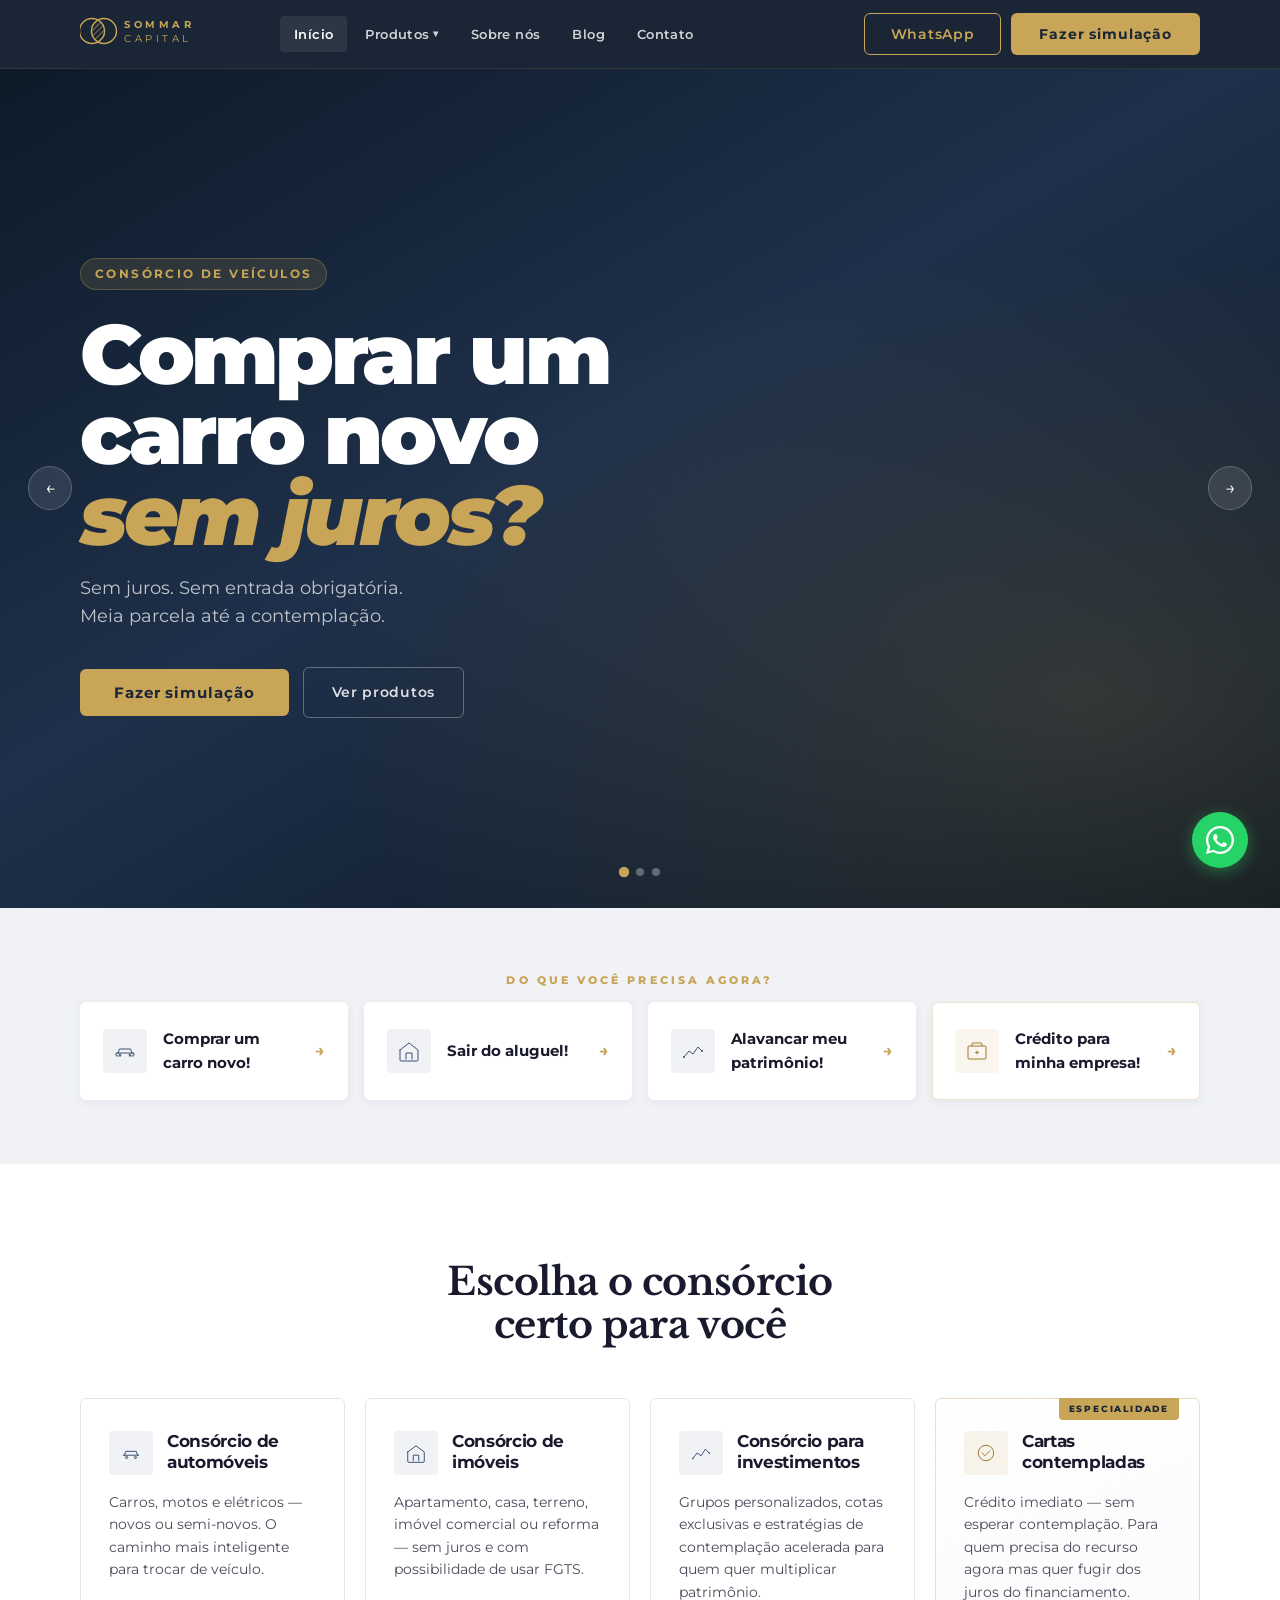
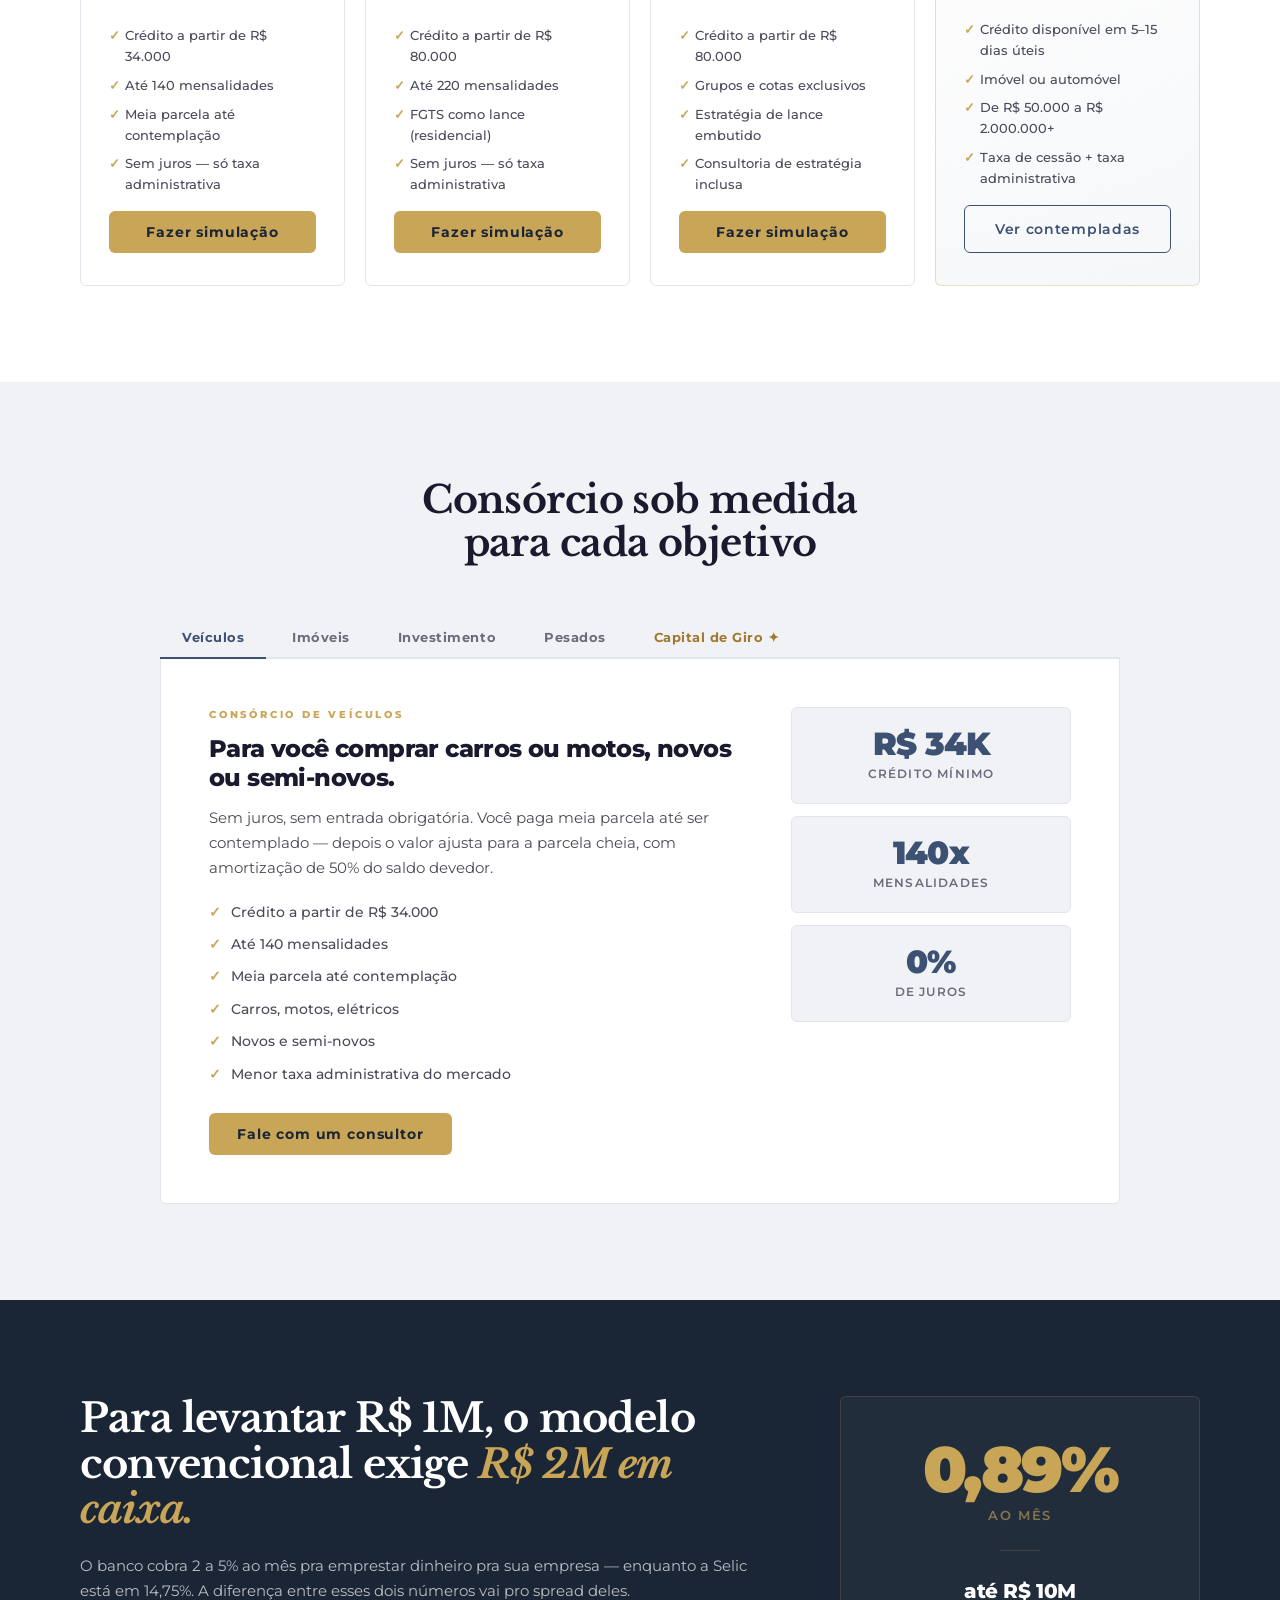
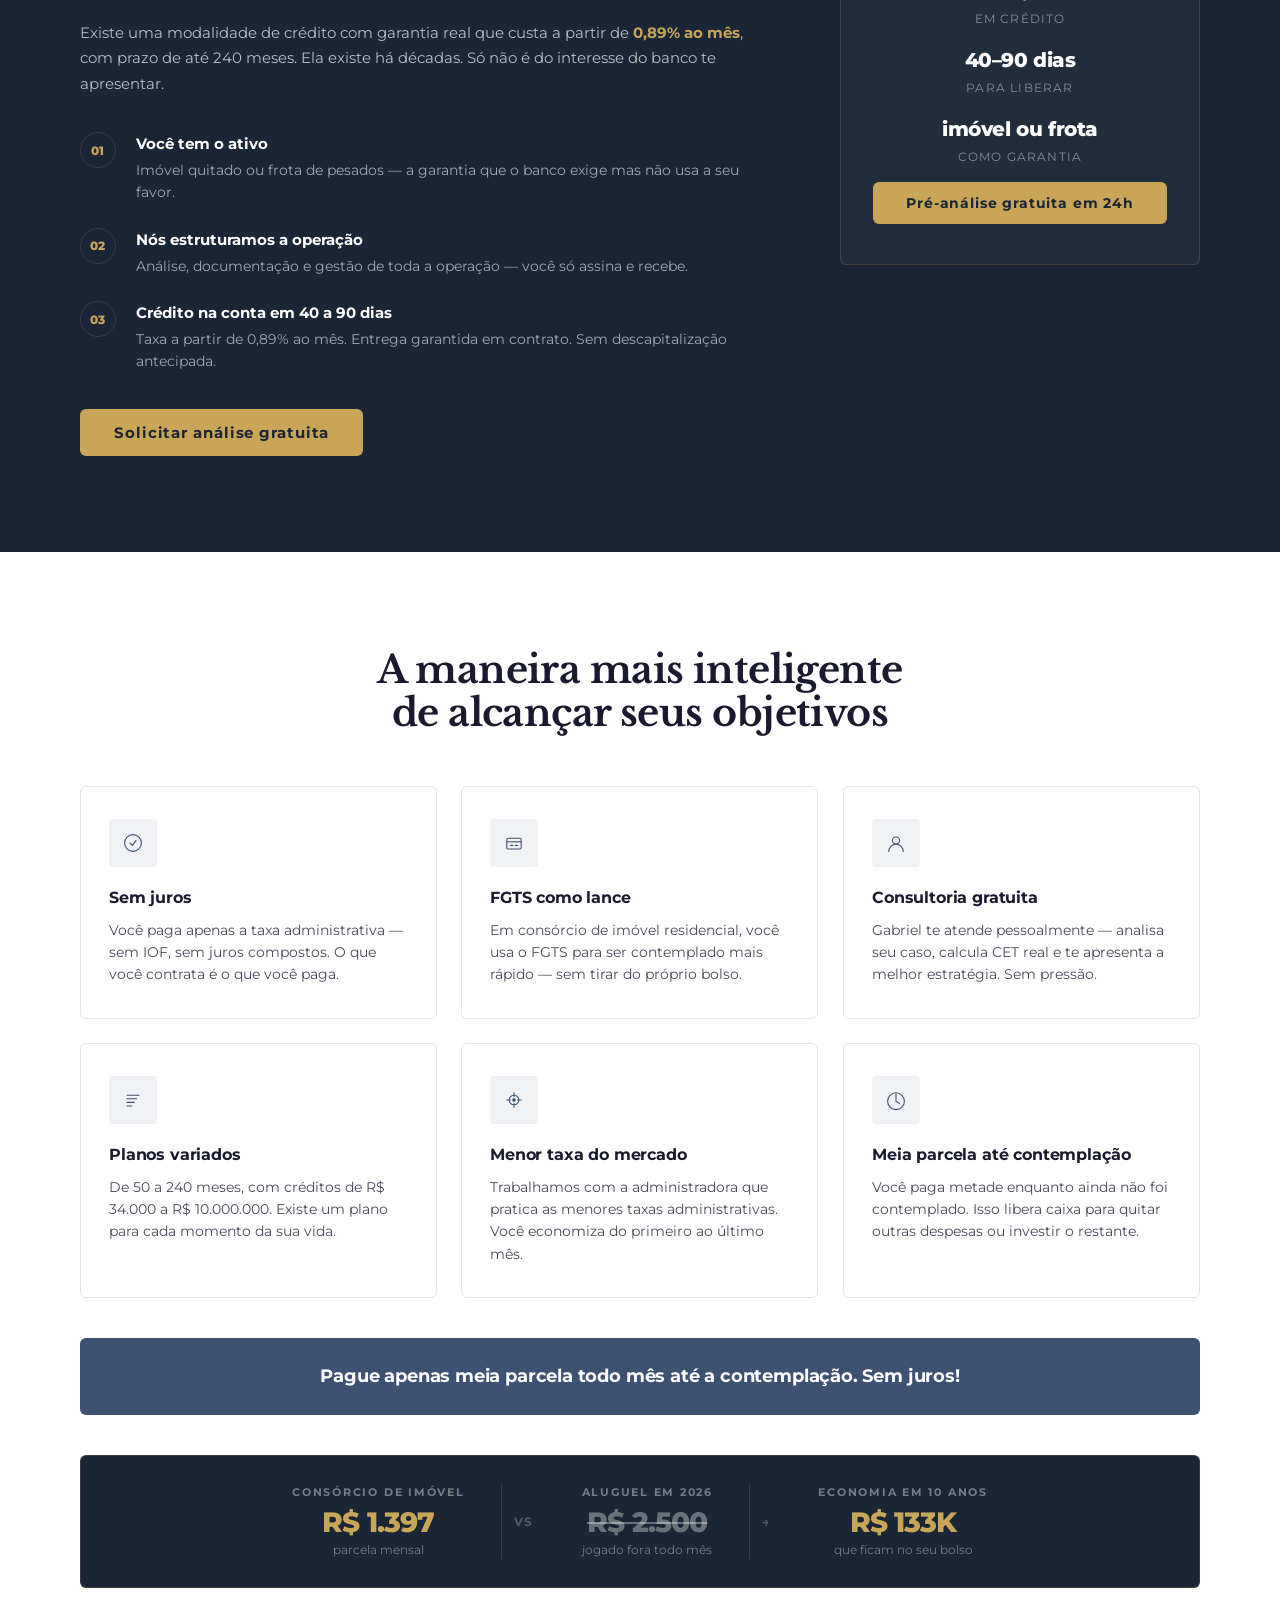
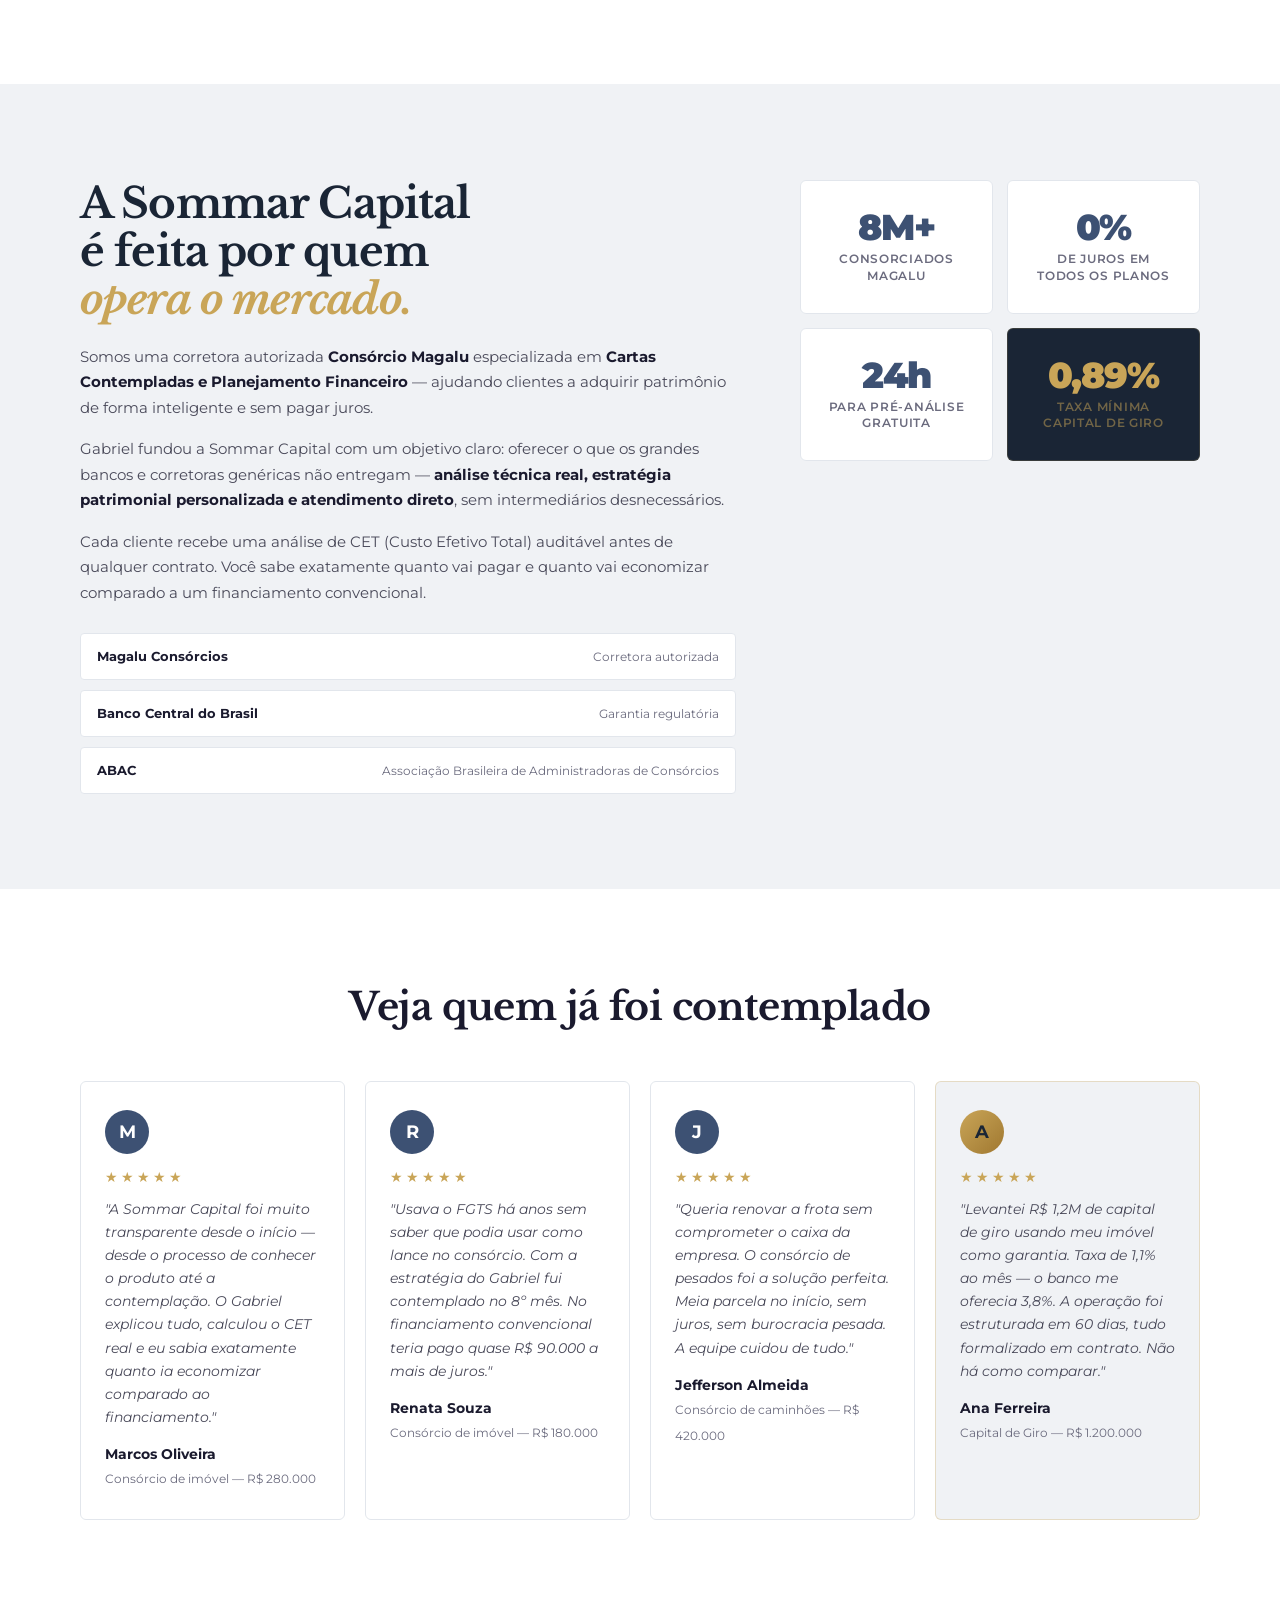
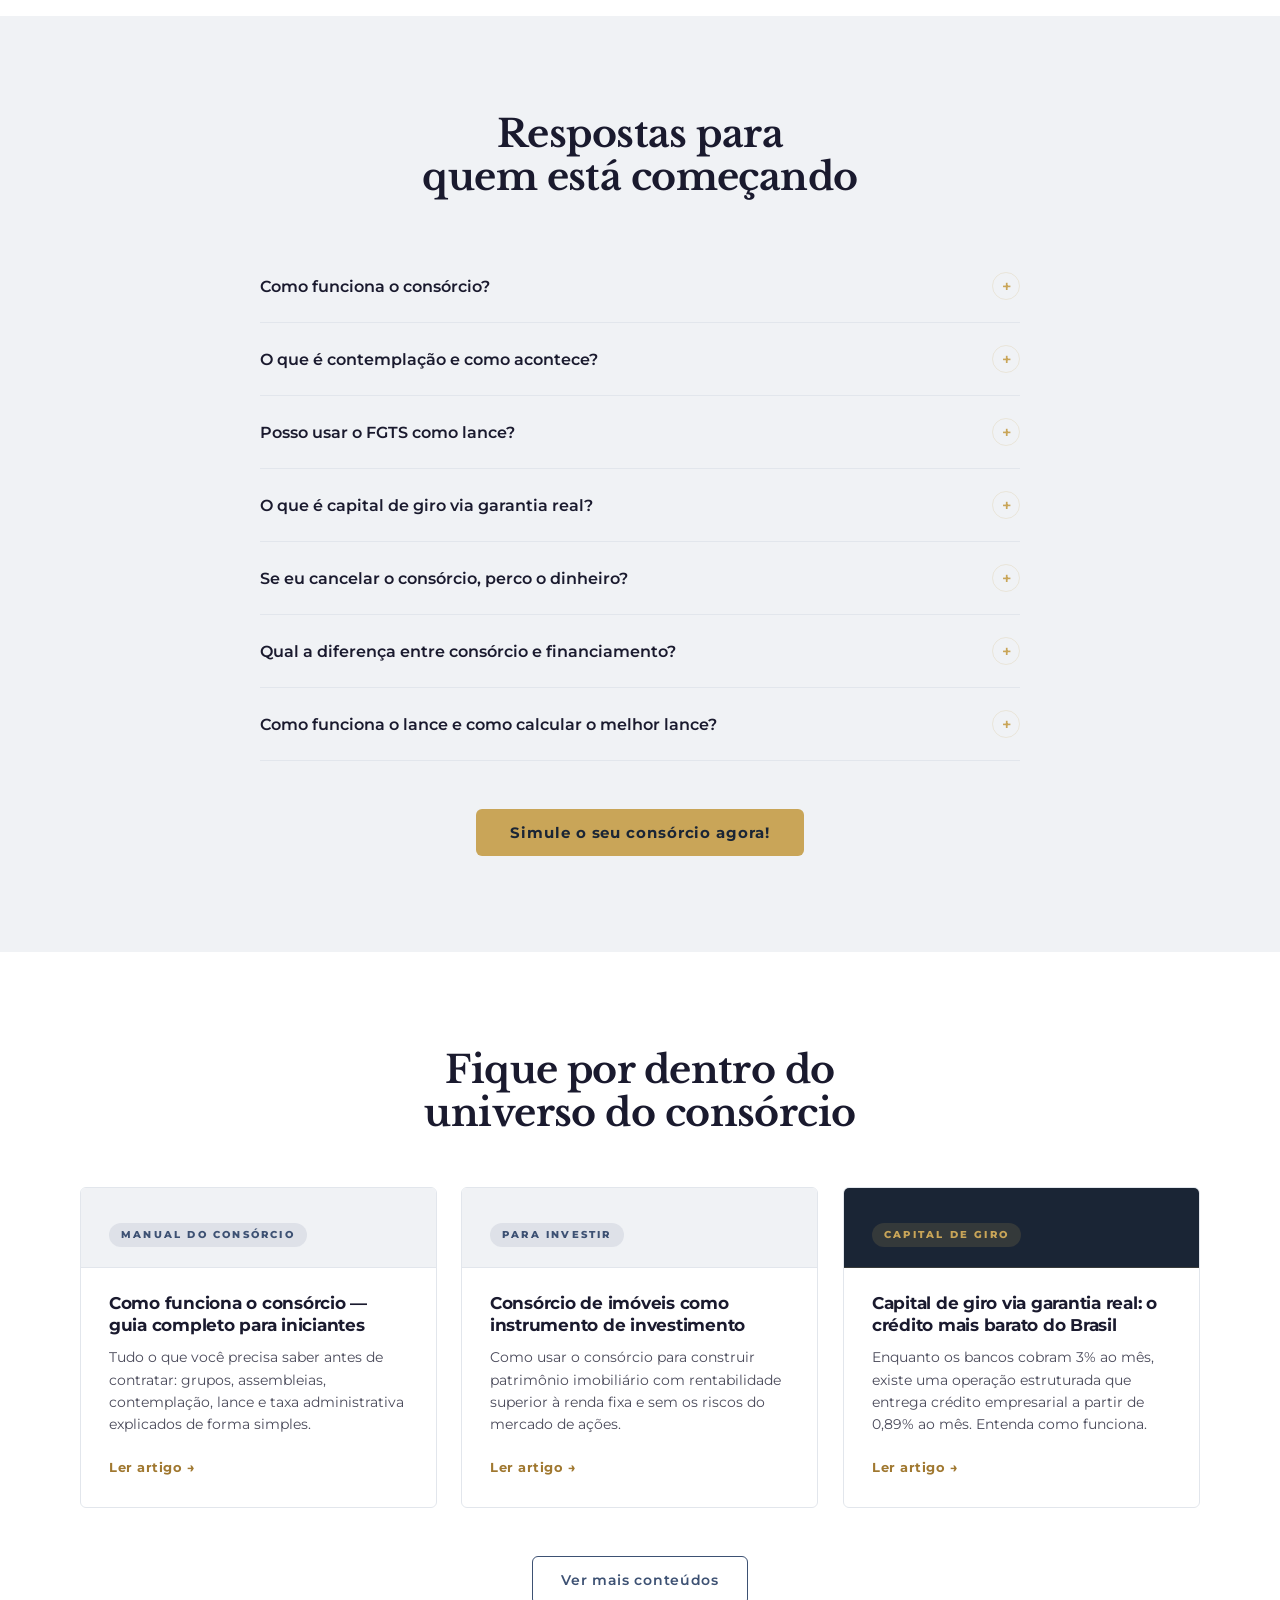
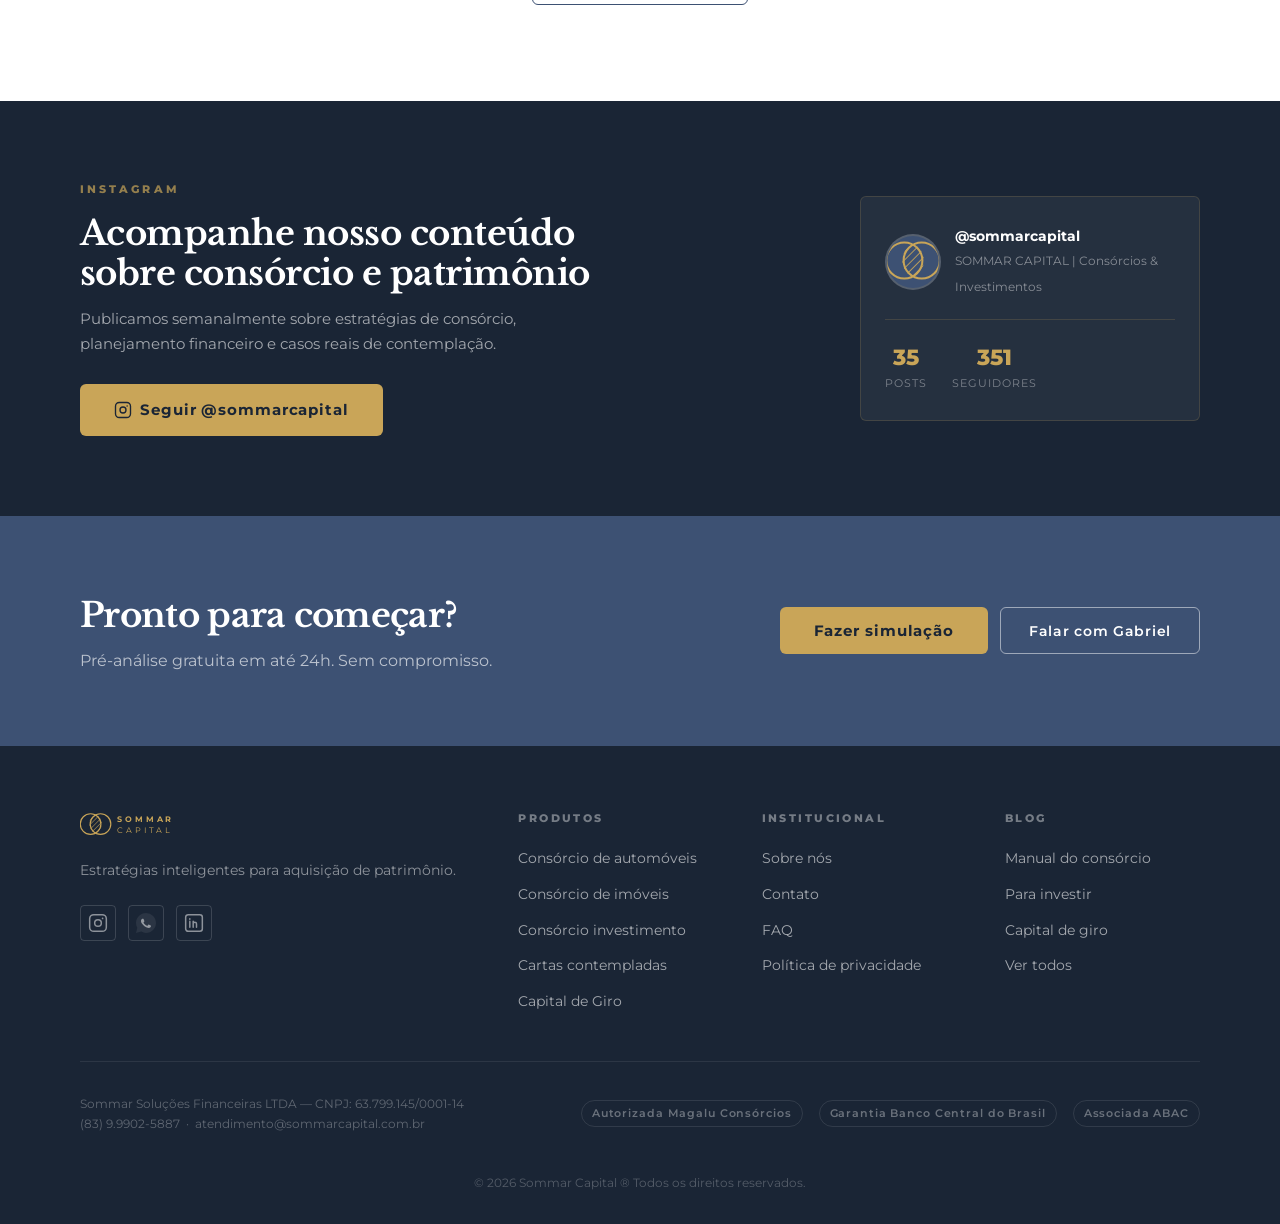
<file: index.html>
<!DOCTYPE html>
<html lang="pt-BR">
<head>
  <meta charset="UTF-8">
  <meta name="viewport" content="width=device-width, initial-scale=1.0">
  <meta name="description" content="Sommar Capital — Especialistas em Cartas Contempladas, Consórcio e Planejamento Financeiro. Estratégias inteligentes para aquisição de patrimônio. Corretora autorizada Magalu.">
  <meta property="og:title" content="Sommar Capital | Consórcios &amp; Investimentos">
  <meta property="og:description" content="Estratégias inteligentes para aquisição de patrimônio. Especialistas em Cartas Contempladas, consórcio de imóveis, automóveis e capital de giro empresarial.">
  <meta property="og:type" content="website">
  <meta property="og:url" content="https://sommarcapital.com.br/">
  <meta property="og:locale" content="pt_BR">
  <meta property="og:site_name" content="Sommar Capital">
  <meta property="og:image" content="https://sommarcapital.com.br/ogimage.jpg">
  <meta property="og:image:width" content="1200">
  <meta property="og:image:height" content="630">
  <meta property="og:image:alt" content="Sommar Capital — Estratégias inteligentes para aquisição de patrimônio">
  <meta name="twitter:card" content="summary_large_image">
  <meta name="twitter:title" content="Sommar Capital | Consórcios &amp; Investimentos">
  <meta name="twitter:description" content="Estratégias inteligentes para aquisição de patrimônio, sem pagar juros. Cartas contempladas, consórcio e capital de giro.">
  <meta name="twitter:image" content="https://sommarcapital.com.br/ogimage.jpg">
  <meta name="theme-color" content="#1A2535">
  <meta name="keywords" content="consórcio, carta contemplada, consórcio de imóveis, consórcio de automóveis, capital de giro, crédito com garantia real, planejamento financeiro, Magalu consórcio, João Pessoa, Paraíba">
  <link rel="canonical" href="https://sommarcapital.com.br/">
  <title>Sommar Capital | Consórcio Inteligente</title>
  <link rel="preconnect" href="https://fonts.googleapis.com">
  <link rel="preconnect" href="https://fonts.gstatic.com" crossorigin>
  <link href="https://fonts.googleapis.com/css2?family=Montserrat:wght@400;500;600;700;800;900&family=Libre+Baskerville:ital,wght@0,400;0,700;1,400&display=swap" rel="stylesheet">
  <link rel="stylesheet" href="css/style.css">

  <!-- Structured data — FinancialService -->
  <script type="application/ld+json">
  {
    "@context": "https://schema.org",
    "@type": "FinancialService",
    "name": "Sommar Capital",
    "legalName": "Sommar Soluções Financeiras LTDA",
    "url": "https://sommarcapital.com.br/",
    "telephone": "+55-83-99902-5887",
    "email": "atendimento@sommarcapital.com.br",
    "taxID": "63.799.145/0001-14",
    "priceRange": "$$",
    "areaServed": "BR",
    "description": "Corretora autorizada Consórcio Magalu especializada em Cartas Contempladas, consórcio de imóveis, automóveis, investimento e capital de giro empresarial com garantia real.",
    "sameAs": ["https://instagram.com/sommarcapital"],
    "serviceType": [
      "Consórcio de imóveis",
      "Consórcio de automóveis",
      "Consórcio para investimento",
      "Cartas contempladas",
      "Capital de giro empresarial"
    ]
  }
  </script>

  <!-- Structured data — FAQ -->
  <script type="application/ld+json">
  {
    "@context": "https://schema.org",
    "@type": "FAQPage",
    "mainEntity": [
      {
        "@type": "Question",
        "name": "Como funciona o consórcio?",
        "acceptedAnswer": {
          "@type": "Answer",
          "text": "Um grupo de pessoas contribui mensalmente para um fundo comum. A cada mês, um ou mais participantes são contemplados — via sorteio ou lance — e recebem a carta de crédito para comprar o bem contratado. Todos os participantes são contemplados ao longo do plano. Você paga apenas a taxa administrativa, sem juros."
        }
      },
      {
        "@type": "Question",
        "name": "O que é contemplação e como acontece?",
        "acceptedAnswer": {
          "@type": "Answer",
          "text": "Contemplação é quando você recebe a carta de crédito. Acontece de duas formas: sorteio mensal (aleatório, acontece em toda assembleia) ou lance (você oferece um percentual do crédito para ser contemplado mais cedo — quem oferecer mais é contemplado). Após a contemplação, você continua pagando as mensalidades até o final do plano."
        }
      },
      {
        "@type": "Question",
        "name": "Posso usar o FGTS como lance?",
        "acceptedAnswer": {
          "@type": "Answer",
          "text": "Sim — em consórcio de imóvel residencial, você pode usar o FGTS como lance para aumentar significativamente suas chances de contemplação antecipada. Existem regras específicas (o imóvel precisa ser para moradia própria, você não pode ter outro imóvel no mesmo município, entre outras). Nosso consultor verifica sua elegibilidade sem custo."
        }
      },
      {
        "@type": "Question",
        "name": "O que é capital de giro via garantia real?",
        "acceptedAnswer": {
          "@type": "Answer",
          "text": "É uma operação estruturada onde sua empresa recebe crédito usando um imóvel quitado ou frota de veículos pesados como garantia. A taxa começa em 0,89% ao mês — 3 a 5 vezes menor que as linhas de crédito empresarial convencionais. O prazo de liberação é de 40 a 90 dias e a entrega é garantida em contrato."
        }
      },
      {
        "@type": "Question",
        "name": "Se eu cancelar o consórcio, perco o dinheiro?",
        "acceptedAnswer": {
          "@type": "Answer",
          "text": "Não completamente. Ao cancelar, você entra numa fila especial de desistentes e recebe seu saldo de volta — descontadas a taxa administrativa proporcional e eventuais multas previstas em contrato. O valor é devolvido quando você é sorteado nessa fila. Antes de cancelar, fale conosco — existem alternativas como cessão de cota e transferência."
        }
      },
      {
        "@type": "Question",
        "name": "Qual a diferença entre consórcio e financiamento?",
        "acceptedAnswer": {
          "@type": "Answer",
          "text": "No financiamento, você paga juros que podem chegar a 2–3% ao mês — em 10 anos, você pode pagar o dobro do valor do bem. No consórcio, você paga apenas a taxa administrativa (em média 0,10–0,15% ao mês) e não tem garantia de contemplação imediata. O consórcio é o caminho mais barato para quem tem planejamento e não tem urgência imediata."
        }
      },
      {
        "@type": "Question",
        "name": "Como funciona o lance e como calcular o melhor lance?",
        "acceptedAnswer": {
          "@type": "Answer",
          "text": "O lance é um valor adicional que você oferece na assembleia mensal. Quem oferecer o maior percentual do crédito é contemplado. Existem dois tipos: lance livre (você define o valor) e lance embutido (o valor do lance é descontado do próprio crédito, sem necessidade de dinheiro extra). A estratégia ideal depende do saldo do grupo e do seu momento — nosso consultor calcula isso gratuitamente."
        }
      }
    ]
  }
  </script>
</head>
<body>

  <!-- ========== HEADER ========== -->
  <header class="header" id="header">
    <div class="container">
      <div class="header-inner">

        <a href="/" class="logo" aria-label="Sommar Capital — Início">
          <svg xmlns="http://www.w3.org/2000/svg" viewBox="0 0 168 40" width="168" height="40">
            <defs>
              <pattern id="hg-h" patternUnits="userSpaceOnUse" width="4" height="4" patternTransform="rotate(45)">
                <line x1="0" y1="0" x2="0" y2="4" stroke="#C9A558" stroke-width="1.2"/>
              </pattern>
              <clipPath id="vc-h">
                <path d="M 18 5.5 A 12.5 12.5 0 0 1 18 28.5 A 12.5 12.5 0 0 1 18 5.5 Z"/>
              </clipPath>
            </defs>
            <circle cx="12" cy="17" r="12.5" fill="none" stroke="#C9A558" stroke-width="1.4"/>
            <circle cx="24" cy="17" r="12.5" fill="none" stroke="#C9A558" stroke-width="1.4"/>
            <rect x="0" y="0" width="36" height="36" fill="url(#hg-h)" clip-path="url(#vc-h)"/>
            <text x="44" y="14" font-family="Montserrat,sans-serif" font-size="10" font-weight="700" letter-spacing="3.5" fill="#C9A558">SOMMAR</text>
            <text x="44" y="28" font-family="Montserrat,sans-serif" font-size="10" font-weight="400" letter-spacing="3.5" fill="#C9A558">CAPITAL</text>
          </svg>
        </a>

        <nav class="nav" id="nav" aria-label="Navegação principal">
          <ul class="nav-list">
            <li><a href="#inicio" class="nav-link">Início</a></li>
            <li class="has-dropdown">
              <a href="#produtos" class="nav-link">Produtos <span class="chevron">▾</span></a>
              <ul class="dropdown">
                <li><a href="#automoveis">Automóveis</a></li>
                <li><a href="#imoveis">Imóveis</a></li>
                <li><a href="#investimento">Investimento</a></li>
                <li><a href="#contempladas">Contempladas</a></li>
                <li><a href="#capital-giro">Capital de Giro</a></li>
              </ul>
            </li>
            <li><a href="#sobre" class="nav-link">Sobre nós</a></li>
            <li><a href="blog/" class="nav-link">Blog</a></li>
            <li><a href="#contato" class="nav-link">Contato</a></li>
          </ul>
        </nav>

        <div class="header-actions">
          <button class="btn-outline" onclick="openModal('modal-whatsapp')">WhatsApp</button>
          <button class="btn-gold" onclick="openModal('modal-simulacao')">Fazer simulação</button>
        </div>

        <button class="menu-toggle" id="menu-toggle" aria-label="Abrir menu" aria-expanded="false">
          <span></span><span></span><span></span>
        </button>

      </div>
    </div>
  </header>

  <!-- ========== HERO ========== -->
  <section class="hero" id="inicio" aria-label="Destaque principal">
    <div class="hero-track" id="hero-track">

      <div class="hero-slide" data-index="0">
        <div class="hero-bg hero-bg-1"></div>
        <div class="container">
          <div class="hero-content">
            <span class="hero-tag">Consórcio de veículos</span>
            <h1>Comprar um<br>carro novo <span class="hl">sem juros?</span></h1>
            <p>Sem juros. Sem entrada obrigatória.<br>Meia parcela até a contemplação.</p>
            <div class="hero-btns">
              <button class="btn-gold btn-lg" onclick="openModal('modal-simulacao')">Fazer simulação</button>
              <a href="#produtos" class="btn-ghost">Ver produtos</a>
            </div>
          </div>
        </div>
      </div>

      <div class="hero-slide" data-index="1">
        <div class="hero-bg hero-bg-2"></div>
        <div class="container">
          <div class="hero-content">
            <span class="hero-tag">Consórcio de imóveis</span>
            <h1>Sair do<br><span class="hl">aluguel</span> de vez?</h1>
            <p>Do apartamento próprio ao imóvel comercial.<br>Sem juros, com uso de FGTS como lance.</p>
            <div class="hero-btns">
              <button class="btn-gold btn-lg" onclick="openModal('modal-simulacao')">Fazer simulação</button>
              <a href="#imoveis" class="btn-ghost">Saiba mais</a>
            </div>
          </div>
        </div>
      </div>

      <div class="hero-slide" data-index="2">
        <div class="hero-bg hero-bg-3"></div>
        <div class="container">
          <div class="hero-content">
            <span class="hero-tag">Estratégia patrimonial</span>
            <h1>Alavancar seu<br><span class="hl">patrimônio</span> com inteligência?</h1>
            <p>Consórcio como instrumento de investimento:<br>previsível, auditável e sem risco de mercado.</p>
            <div class="hero-btns">
              <button class="btn-gold btn-lg" onclick="openModal('modal-simulacao')">Fazer simulação</button>
              <a href="#investimento" class="btn-ghost">Saiba mais</a>
            </div>
          </div>
        </div>
      </div>

    </div>

    <button class="hero-arrow hero-prev" id="hero-prev" aria-label="Slide anterior">&#8592;</button>
    <button class="hero-arrow hero-next" id="hero-next" aria-label="Próximo slide">&#8594;</button>

    <div class="hero-dots" role="tablist" aria-label="Slides do hero">
      <button class="hero-dot active" data-slide="0" role="tab" aria-selected="true" aria-label="Slide 1"></button>
      <button class="hero-dot" data-slide="1" role="tab" aria-selected="false" aria-label="Slide 2"></button>
      <button class="hero-dot" data-slide="2" role="tab" aria-selected="false" aria-label="Slide 3"></button>
    </div>
  </section>

  <!-- ========== DO QUE VOCÊ PRECISA ========== -->
  <section class="needs" id="produtos">
    <div class="container">
      <p class="section-eyebrow">DO QUE VOCÊ PRECISA AGORA?</p>
      <div class="needs-grid">
        <a href="#automoveis" class="need-card">
          <div class="need-icon">
            <svg viewBox="0 0 48 48" fill="none" xmlns="http://www.w3.org/2000/svg">
              <path d="M8 28h32M10 28l3-8h22l3 8M14 34a2 2 0 100-4 2 2 0 000 4zM34 34a2 2 0 100-4 2 2 0 000 4z" stroke="currentColor" stroke-width="2" stroke-linecap="round" stroke-linejoin="round"/>
              <path d="M10 28H8a2 2 0 00-2 2v2a2 2 0 002 2h2M38 28h2a2 2 0 012 2v2a2 2 0 01-2 2h-2" stroke="currentColor" stroke-width="2" stroke-linecap="round"/>
            </svg>
          </div>
          <span>Comprar um carro novo!</span>
          <span class="need-arrow">→</span>
        </a>
        <a href="#imoveis" class="need-card">
          <div class="need-icon">
            <svg viewBox="0 0 48 48" fill="none" xmlns="http://www.w3.org/2000/svg">
              <path d="M6 22L24 8l18 14v20a2 2 0 01-2 2H8a2 2 0 01-2-2V22z" stroke="currentColor" stroke-width="2" stroke-linecap="round" stroke-linejoin="round"/>
              <path d="M18 40V28h12v12" stroke="currentColor" stroke-width="2" stroke-linecap="round" stroke-linejoin="round"/>
            </svg>
          </div>
          <span>Sair do aluguel!</span>
          <span class="need-arrow">→</span>
        </a>
        <a href="#investimento" class="need-card">
          <div class="need-icon">
            <svg viewBox="0 0 48 48" fill="none" xmlns="http://www.w3.org/2000/svg">
              <path d="M6 36l10-12 8 6 10-14 8 8" stroke="currentColor" stroke-width="2" stroke-linecap="round" stroke-linejoin="round"/>
              <circle cx="6" cy="36" r="2" fill="currentColor"/>
              <circle cx="42" cy="24" r="2" fill="currentColor"/>
            </svg>
          </div>
          <span>Alavancar meu patrimônio!</span>
          <span class="need-arrow">→</span>
        </a>
        <a href="#capital-giro" class="need-card need-card-accent">
          <div class="need-icon">
            <svg viewBox="0 0 48 48" fill="none" xmlns="http://www.w3.org/2000/svg">
              <rect x="6" y="14" width="36" height="26" rx="2" stroke="currentColor" stroke-width="2"/>
              <path d="M14 14V10a2 2 0 012-2h16a2 2 0 012 2v4" stroke="currentColor" stroke-width="2" stroke-linecap="round"/>
              <path d="M24 24v6M21 27h6" stroke="currentColor" stroke-width="2" stroke-linecap="round"/>
            </svg>
          </div>
          <span>Crédito para minha empresa!</span>
          <span class="need-arrow">→</span>
        </a>
      </div>
    </div>
  </section>

  <!-- ========== PRODUCTS GRID ========== -->
  <section class="products-section" id="produto-cards">
    <div class="container">
      <h2 class="section-title">Escolha o consórcio<br>certo para você</h2>
      <div class="products-grid">

        <div class="product-card" id="automoveis">
          <div class="product-card-header">
            <div class="product-icon">
              <svg viewBox="0 0 40 40" fill="none" xmlns="http://www.w3.org/2000/svg">
                <path d="M6 24h28M8 24l2.5-7h19l2.5 7M12 30a2 2 0 100-4 2 2 0 000 4zM28 30a2 2 0 100-4 2 2 0 000 4z" stroke="currentColor" stroke-width="1.8" stroke-linecap="round" stroke-linejoin="round"/>
              </svg>
            </div>
            <h3>Consórcio de automóveis</h3>
          </div>
          <p>Carros, motos e elétricos — novos ou semi-novos. O caminho mais inteligente para trocar de veículo.</p>
          <ul class="product-features">
            <li>Crédito a partir de R$ 34.000</li>
            <li>Até 140 mensalidades</li>
            <li>Meia parcela até contemplação</li>
            <li>Sem juros — só taxa administrativa</li>
          </ul>
          <button class="btn-gold btn-full" onclick="openModal('modal-simulacao')">Fazer simulação</button>
        </div>

        <div class="product-card" id="imoveis">
          <div class="product-card-header">
            <div class="product-icon">
              <svg viewBox="0 0 40 40" fill="none" xmlns="http://www.w3.org/2000/svg">
                <path d="M5 18L20 7l15 11v17a2 2 0 01-2 2H7a2 2 0 01-2-2V18z" stroke="currentColor" stroke-width="1.8" stroke-linecap="round" stroke-linejoin="round"/>
                <path d="M15 34V24h10v10" stroke="currentColor" stroke-width="1.8" stroke-linecap="round" stroke-linejoin="round"/>
              </svg>
            </div>
            <h3>Consórcio de imóveis</h3>
          </div>
          <p>Apartamento, casa, terreno, imóvel comercial ou reforma — sem juros e com possibilidade de usar FGTS.</p>
          <ul class="product-features">
            <li>Crédito a partir de R$ 80.000</li>
            <li>Até 220 mensalidades</li>
            <li>FGTS como lance (residencial)</li>
            <li>Sem juros — só taxa administrativa</li>
          </ul>
          <button class="btn-gold btn-full" onclick="openModal('modal-simulacao')">Fazer simulação</button>
        </div>

        <div class="product-card" id="investimento">
          <div class="product-card-header">
            <div class="product-icon">
              <svg viewBox="0 0 40 40" fill="none" xmlns="http://www.w3.org/2000/svg">
                <path d="M5 30l8-10 7 5 8-12 7 7" stroke="currentColor" stroke-width="1.8" stroke-linecap="round" stroke-linejoin="round"/>
                <circle cx="5" cy="30" r="1.5" fill="currentColor"/>
                <circle cx="35" cy="20" r="1.5" fill="currentColor"/>
              </svg>
            </div>
            <h3>Consórcio para investimentos</h3>
          </div>
          <p>Grupos personalizados, cotas exclusivas e estratégias de contemplação acelerada para quem quer multiplicar patrimônio.</p>
          <ul class="product-features">
            <li>Crédito a partir de R$ 80.000</li>
            <li>Grupos e cotas exclusivos</li>
            <li>Estratégia de lance embutido</li>
            <li>Consultoria de estratégia inclusa</li>
          </ul>
          <button class="btn-gold btn-full" onclick="openModal('modal-simulacao')">Fazer simulação</button>
        </div>

        <div class="product-card product-card-featured" id="contempladas">
          <div class="product-card-badge">ESPECIALIDADE</div>
          <div class="product-card-header">
            <div class="product-icon product-icon-gold">
              <svg viewBox="0 0 40 40" fill="none" xmlns="http://www.w3.org/2000/svg">
                <circle cx="20" cy="20" r="14" stroke="currentColor" stroke-width="1.8"/>
                <path d="M13 20l5 5 9-9" stroke="currentColor" stroke-width="1.8" stroke-linecap="round" stroke-linejoin="round"/>
              </svg>
            </div>
            <h3>Cartas contempladas</h3>
          </div>
          <p>Crédito imediato — sem esperar contemplação. Para quem precisa do recurso agora mas quer fugir dos juros do financiamento.</p>
          <ul class="product-features">
            <li>Crédito disponível em 5–15 dias úteis</li>
            <li>Imóvel ou automóvel</li>
            <li>De R$ 50.000 a R$ 2.000.000+</li>
            <li>Taxa de cessão + taxa administrativa</li>
          </ul>
          <a href="#contato" class="btn-outline-navy btn-full">Ver contempladas</a>
        </div>

      </div>
    </div>
  </section>

  <!-- ========== PRODUCT DETAIL TABS ========== -->
  <section class="tabs-section">
    <div class="container">
      <h2 class="section-title">Consórcio sob medida<br>para cada objetivo</h2>
      <div class="tabs-wrapper">
        <div class="tabs-nav" role="tablist">
          <button class="tab-btn active" data-tab="tab-veiculos" role="tab" aria-selected="true">Veículos</button>
          <button class="tab-btn" data-tab="tab-imoveis" role="tab" aria-selected="false">Imóveis</button>
          <button class="tab-btn" data-tab="tab-investimento" role="tab" aria-selected="false">Investimento</button>
          <button class="tab-btn" data-tab="tab-pesados" role="tab" aria-selected="false">Pesados</button>
          <button class="tab-btn tab-btn-gold" data-tab="tab-capital-giro" role="tab" aria-selected="false">Capital de Giro ✦</button>
        </div>

        <div class="tab-panels">

          <div class="tab-panel active" id="tab-veiculos" role="tabpanel">
            <div class="tab-content">
              <div class="tab-text">
                <span class="tab-eyebrow">CONSÓRCIO DE VEÍCULOS</span>
                <h3>Para você comprar carros ou motos, novos ou semi-novos.</h3>
                <p>Sem juros, sem entrada obrigatória. Você paga meia parcela até ser contemplado — depois o valor ajusta para a parcela cheia, com amortização de 50% do saldo devedor.</p>
                <ul class="tab-list">
                  <li><span class="check">✓</span> Crédito a partir de R$ 34.000</li>
                  <li><span class="check">✓</span> Até 140 mensalidades</li>
                  <li><span class="check">✓</span> Meia parcela até contemplação</li>
                  <li><span class="check">✓</span> Carros, motos, elétricos</li>
                  <li><span class="check">✓</span> Novos e semi-novos</li>
                  <li><span class="check">✓</span> Menor taxa administrativa do mercado</li>
                </ul>
                <button class="btn-gold" onclick="openModal('modal-simulacao')">Fale com um consultor</button>
              </div>
              <div class="tab-highlight">
                <div class="highlight-card">
                  <div class="highlight-num">R$ 34K</div>
                  <div class="highlight-label">crédito mínimo</div>
                </div>
                <div class="highlight-card">
                  <div class="highlight-num">140x</div>
                  <div class="highlight-label">mensalidades</div>
                </div>
                <div class="highlight-card">
                  <div class="highlight-num">0%</div>
                  <div class="highlight-label">de juros</div>
                </div>
              </div>
            </div>
          </div>

          <div class="tab-panel" id="tab-imoveis" role="tabpanel">
            <div class="tab-content">
              <div class="tab-text">
                <span class="tab-eyebrow">CONSÓRCIO DE IMÓVEIS</span>
                <h3>Apartamento, casa, terreno, imóvel comercial ou reforma.</h3>
                <p>O produto mais flexível do mercado imobiliário. Use FGTS como lance para ser contemplado mais rápido, ou aguarde o sorteio sem pagar juros em nenhum momento.</p>
                <ul class="tab-list">
                  <li><span class="check">✓</span> Crédito a partir de R$ 80.000</li>
                  <li><span class="check">✓</span> Até 220 mensalidades</li>
                  <li><span class="check">✓</span> FGTS como lance (residencial)</li>
                  <li><span class="check">✓</span> Meia parcela até contemplação</li>
                  <li><span class="check">✓</span> Terreno, construção, reforma</li>
                  <li><span class="check">✓</span> Imóvel comercial e galpão</li>
                </ul>
                <button class="btn-gold" onclick="openModal('modal-simulacao')">Fale com um consultor</button>
              </div>
              <div class="tab-highlight">
                <div class="highlight-card">
                  <div class="highlight-num">R$ 80K</div>
                  <div class="highlight-label">crédito mínimo</div>
                </div>
                <div class="highlight-card">
                  <div class="highlight-num">220x</div>
                  <div class="highlight-label">mensalidades</div>
                </div>
                <div class="highlight-card">
                  <div class="highlight-num">FGTS</div>
                  <div class="highlight-label">como lance</div>
                </div>
              </div>
            </div>
          </div>

          <div class="tab-panel" id="tab-investimento" role="tabpanel">
            <div class="tab-content">
              <div class="tab-text">
                <span class="tab-eyebrow">CONSÓRCIO COMO INVESTIMENTO</span>
                <h3>Mais lucro, menos riscos. Grupos personalizados e cotas exclusivas.</h3>
                <p>Para quem já tem patrimônio e quer crescer de forma estruturada. Estratégias de lance embutido e compra de múltiplas cotas para contemplação acelerada com rentabilidade acima da renda fixa.</p>
                <ul class="tab-list">
                  <li><span class="check">✓</span> Crédito a partir de R$ 80.000</li>
                  <li><span class="check">✓</span> Grupos e cotas exclusivos</li>
                  <li><span class="check">✓</span> Estratégia de lance embutido</li>
                  <li><span class="check">✓</span> Rentabilidade superior à renda fixa</li>
                  <li><span class="check">✓</span> Consultoria de estratégia inclusa</li>
                  <li><span class="check">✓</span> Sem risco de mercado</li>
                </ul>
                <button class="btn-gold" onclick="openModal('modal-simulacao')">Fale com um consultor</button>
              </div>
              <div class="tab-highlight">
                <div class="highlight-card">
                  <div class="highlight-num">+TIR</div>
                  <div class="highlight-label">vs renda fixa</div>
                </div>
                <div class="highlight-card">
                  <div class="highlight-num">0%</div>
                  <div class="highlight-label">de juros</div>
                </div>
                <div class="highlight-card">
                  <div class="highlight-num">1:1</div>
                  <div class="highlight-label">consultoria</div>
                </div>
              </div>
            </div>
          </div>

          <div class="tab-panel" id="tab-pesados" role="tabpanel">
            <div class="tab-content">
              <div class="tab-text">
                <span class="tab-eyebrow">CONSÓRCIO DE PESADOS</span>
                <h3>Caminhões, ônibus, tratores e máquinas agrícolas.</h3>
                <p>Para transportadoras, construtoras e produtores rurais que precisam renovar ou expandir a frota sem comprometer o fluxo de caixa com juros altos de financiamento.</p>
                <ul class="tab-list">
                  <li><span class="check">✓</span> Crédito a partir de R$ 50.000</li>
                  <li><span class="check">✓</span> Até 140 mensalidades</li>
                  <li><span class="check">✓</span> Caminhões e ônibus</li>
                  <li><span class="check">✓</span> Tratores e máquinas agrícolas</li>
                  <li><span class="check">✓</span> Meia parcela até contemplação</li>
                  <li><span class="check">✓</span> Sem entrada obrigatória</li>
                </ul>
                <button class="btn-gold" onclick="openModal('modal-simulacao')">Fale com um consultor</button>
              </div>
              <div class="tab-highlight">
                <div class="highlight-card">
                  <div class="highlight-num">R$ 50K</div>
                  <div class="highlight-label">crédito mínimo</div>
                </div>
                <div class="highlight-card">
                  <div class="highlight-num">140x</div>
                  <div class="highlight-label">mensalidades</div>
                </div>
                <div class="highlight-card">
                  <div class="highlight-num">0%</div>
                  <div class="highlight-label">de juros</div>
                </div>
              </div>
            </div>
          </div>

          <div class="tab-panel" id="tab-capital-giro" role="tabpanel">
            <div class="tab-content">
              <div class="tab-text">
                <span class="tab-eyebrow">CAPITAL DE GIRO VIA GARANTIA REAL</span>
                <h3>O crédito empresarial mais barato do Brasil — a partir de 0,89% ao mês.</h3>
                <p>Sua empresa usa um imóvel quitado ou frota de veículos pesados como garantia e recebe capital de giro com taxa 3 a 5 vezes menor que o mercado convencional. Sem descapitalização antecipada — você só move recursos depois de receber o crédito.</p>
                <ul class="tab-list">
                  <li><span class="check">✓</span> Taxa a partir de 0,89% ao mês</li>
                  <li><span class="check">✓</span> Prazo de liberação: 40 a 90 dias</li>
                  <li><span class="check">✓</span> Garantia: imóvel ou frota quitada</li>
                  <li><span class="check">✓</span> Crédito de R$ 300.000 a R$ 10.000.000</li>
                  <li><span class="check">✓</span> Para construtoras, incorporadoras e transportadoras</li>
                  <li><span class="check">✓</span> Entrega garantida em contrato</li>
                </ul>
                <button class="btn-gold" onclick="openModal('modal-whatsapp')">Solicitar análise gratuita</button>
              </div>
              <div class="tab-highlight">
                <div class="highlight-card highlight-card-gold">
                  <div class="highlight-num">0,89%</div>
                  <div class="highlight-label">ao mês</div>
                </div>
                <div class="highlight-card">
                  <div class="highlight-num">90d</div>
                  <div class="highlight-label">liberação</div>
                </div>
                <div class="highlight-card">
                  <div class="highlight-num">R$ 10M</div>
                  <div class="highlight-label">crédito máximo</div>
                </div>
              </div>
            </div>
          </div>

        </div>
      </div>
    </div>
  </section>

  <!-- ========== CAPITAL DE GIRO DESTAQUE ========== -->
  <section class="cg-section" id="capital-giro">
    <div class="container">
      <div class="cg-inner">
        <div class="cg-text">
          <h2>Para levantar R$ 1M, o modelo<br>convencional exige <span class="hl">R$ 2M em caixa.</span></h2>
          <p>O banco cobra 2 a 5% ao mês pra emprestar dinheiro pra sua empresa — enquanto a Selic está em 14,75%. A diferença entre esses dois números vai pro spread deles.</p>
          <p>Existe uma modalidade de crédito com garantia real que custa a partir de <strong>0,89% ao mês</strong>, com prazo de até 240 meses. Ela existe há décadas. Só não é do interesse do banco te apresentar.</p>
          <ul class="cg-list">
            <li>
              <span class="cg-num">01</span>
              <div>
                <strong>Você tem o ativo</strong>
                <p>Imóvel quitado ou frota de pesados — a garantia que o banco exige mas não usa a seu favor.</p>
              </div>
            </li>
            <li>
              <span class="cg-num">02</span>
              <div>
                <strong>Nós estruturamos a operação</strong>
                <p>Análise, documentação e gestão de toda a operação — você só assina e recebe.</p>
              </div>
            </li>
            <li>
              <span class="cg-num">03</span>
              <div>
                <strong>Crédito na conta em 40 a 90 dias</strong>
                <p>Taxa a partir de 0,89% ao mês. Entrega garantida em contrato. Sem descapitalização antecipada.</p>
              </div>
            </li>
          </ul>
          <button class="btn-gold btn-lg" onclick="openModal('modal-whatsapp')">Solicitar análise gratuita</button>
        </div>
        <div class="cg-aside">
          <div class="cg-card">
            <div class="cg-card-rate">0,89%</div>
            <div class="cg-card-label">ao mês</div>
            <div class="cg-card-divider"></div>
            <div class="cg-card-stat">
              <span class="cg-stat-val">até R$ 10M</span>
              <span class="cg-stat-label">em crédito</span>
            </div>
            <div class="cg-card-stat">
              <span class="cg-stat-val">40–90 dias</span>
              <span class="cg-stat-label">para liberar</span>
            </div>
            <div class="cg-card-stat">
              <span class="cg-stat-val">imóvel ou frota</span>
              <span class="cg-stat-label">como garantia</span>
            </div>
            <button class="btn-gold btn-full" onclick="openModal('modal-whatsapp')">Pré-análise gratuita em 24h</button>
          </div>
        </div>
      </div>
    </div>
  </section>

  <!-- ========== BENEFITS ========== -->
  <section class="benefits-section">
    <div class="container">
      <h2 class="section-title">A maneira mais inteligente<br>de alcançar seus objetivos</h2>
      <div class="benefits-grid">
        <div class="benefit-card">
          <div class="benefit-icon">
            <svg viewBox="0 0 40 40" fill="none" xmlns="http://www.w3.org/2000/svg">
              <circle cx="20" cy="20" r="14" stroke="currentColor" stroke-width="1.8"/>
              <path d="M15 20l4 4 6-8" stroke="currentColor" stroke-width="1.8" stroke-linecap="round" stroke-linejoin="round"/>
            </svg>
          </div>
          <h4>Sem juros</h4>
          <p>Você paga apenas a taxa administrativa — sem IOF, sem juros compostos. O que você contrata é o que você paga.</p>
        </div>
        <div class="benefit-card">
          <div class="benefit-icon">
            <svg viewBox="0 0 40 40" fill="none" xmlns="http://www.w3.org/2000/svg">
              <rect x="8" y="12" width="24" height="18" rx="2" stroke="currentColor" stroke-width="1.8"/>
              <path d="M8 18h24" stroke="currentColor" stroke-width="1.8"/>
              <path d="M14 24h4M22 24h4" stroke="currentColor" stroke-width="1.8" stroke-linecap="round"/>
            </svg>
          </div>
          <h4>FGTS como lance</h4>
          <p>Em consórcio de imóvel residencial, você usa o FGTS para ser contemplado mais rápido — sem tirar do próprio bolso.</p>
        </div>
        <div class="benefit-card">
          <div class="benefit-icon">
            <svg viewBox="0 0 40 40" fill="none" xmlns="http://www.w3.org/2000/svg">
              <circle cx="20" cy="16" r="6" stroke="currentColor" stroke-width="1.8"/>
              <path d="M8 34c0-6.627 5.373-12 12-12s12 5.373 12 12" stroke="currentColor" stroke-width="1.8" stroke-linecap="round"/>
            </svg>
          </div>
          <h4>Consultoria gratuita</h4>
          <p>Gabriel te atende pessoalmente — analisa seu caso, calcula CET real e te apresenta a melhor estratégia. Sem pressão.</p>
        </div>
        <div class="benefit-card">
          <div class="benefit-icon">
            <svg viewBox="0 0 40 40" fill="none" xmlns="http://www.w3.org/2000/svg">
              <path d="M10 12h20M10 18h16M10 24h12M10 30h8" stroke="currentColor" stroke-width="1.8" stroke-linecap="round"/>
            </svg>
          </div>
          <h4>Planos variados</h4>
          <p>De 50 a 240 meses, com créditos de R$ 34.000 a R$ 10.000.000. Existe um plano para cada momento da sua vida.</p>
        </div>
        <div class="benefit-card">
          <div class="benefit-icon">
            <svg viewBox="0 0 40 40" fill="none" xmlns="http://www.w3.org/2000/svg">
              <path d="M20 8v6M20 26v6M8 20h6M26 20h6" stroke="currentColor" stroke-width="1.8" stroke-linecap="round"/>
              <circle cx="20" cy="20" r="8" stroke="currentColor" stroke-width="1.8"/>
              <circle cx="20" cy="20" r="3" fill="currentColor"/>
            </svg>
          </div>
          <h4>Menor taxa do mercado</h4>
          <p>Trabalhamos com a administradora que pratica as menores taxas administrativas. Você economiza do primeiro ao último mês.</p>
        </div>
        <div class="benefit-card">
          <div class="benefit-icon">
            <svg viewBox="0 0 40 40" fill="none" xmlns="http://www.w3.org/2000/svg">
              <path d="M20 10v12l6 4" stroke="currentColor" stroke-width="1.8" stroke-linecap="round" stroke-linejoin="round"/>
              <circle cx="20" cy="22" r="14" stroke="currentColor" stroke-width="1.8"/>
            </svg>
          </div>
          <h4>Meia parcela até contemplação</h4>
          <p>Você paga metade enquanto ainda não foi contemplado. Isso libera caixa para quitar outras despesas ou investir o restante.</p>
        </div>
      </div>

      <div class="benefits-highlight">
        <strong>Pague apenas meia parcela todo mês até a contemplação. Sem juros!</strong>
      </div>

      <div class="comparison-banner">
        <div class="comparison-item">
          <div class="comparison-label">Consórcio de imóvel</div>
          <div class="comparison-value good">R$ 1.397</div>
          <div class="comparison-caption">parcela mensal</div>
        </div>
        <div class="comparison-vs">VS</div>
        <div class="comparison-item">
          <div class="comparison-label">Aluguel em 2026</div>
          <div class="comparison-value bad">R$ 2.500</div>
          <div class="comparison-caption">jogado fora todo mês</div>
        </div>
        <div class="comparison-vs">→</div>
        <div class="comparison-item">
          <div class="comparison-label">Economia em 10 anos</div>
          <div class="comparison-value good">R$ 133K</div>
          <div class="comparison-caption">que ficam no seu bolso</div>
        </div>
      </div>
    </div>
  </section>

  <!-- ========== SOBRE / HISTÓRIA ========== -->
  <section class="about-section" id="sobre">
    <div class="container">
      <div class="about-inner">
        <div class="about-text">
          <h2>A Sommar Capital<br>é feita por quem<br><span class="hl">opera o mercado.</span></h2>
          <p>Somos uma corretora autorizada <strong>Consórcio Magalu</strong> especializada em <strong>Cartas Contempladas e Planejamento Financeiro</strong> — ajudando clientes a adquirir patrimônio de forma inteligente e sem pagar juros.</p>
          <p>Gabriel fundou a Sommar Capital com um objetivo claro: oferecer o que os grandes bancos e corretoras genéricas não entregam — <strong>análise técnica real, estratégia patrimonial personalizada e atendimento direto</strong>, sem intermediários desnecessários.</p>
          <p>Cada cliente recebe uma análise de CET (Custo Efetivo Total) auditável antes de qualquer contrato. Você sabe exatamente quanto vai pagar e quanto vai economizar comparado a um financiamento convencional.</p>
          <div class="about-certs">
            <div class="cert-badge">
              <span class="cert-name">Magalu Consórcios</span>
              <span class="cert-desc">Corretora autorizada</span>
            </div>
            <div class="cert-badge">
              <span class="cert-name">Banco Central do Brasil</span>
              <span class="cert-desc">Garantia regulatória</span>
            </div>
            <div class="cert-badge">
              <span class="cert-name">ABAC</span>
              <span class="cert-desc">Associação Brasileira de Administradoras de Consórcios</span>
            </div>
          </div>
        </div>
        <div class="about-stats">
          <div class="stat-card">
            <div class="stat-num">8M+</div>
            <div class="stat-label">consorciados Magalu</div>
          </div>
          <div class="stat-card">
            <div class="stat-num">0%</div>
            <div class="stat-label">de juros em todos os planos</div>
          </div>
          <div class="stat-card">
            <div class="stat-num">24h</div>
            <div class="stat-label">para pré-análise gratuita</div>
          </div>
          <div class="stat-card stat-card-gold">
            <div class="stat-num">0,89%</div>
            <div class="stat-label">taxa mínima capital de giro</div>
          </div>
        </div>
      </div>
    </div>
  </section>

  <!-- ========== DEPOIMENTOS ========== -->
  <section class="testimonials-section">
    <div class="container">
      <h2 class="section-title">Veja quem já foi contemplado</h2>
      <div class="testimonials-grid">
        <div class="testimonial-card">
          <div class="testimonial-avatar">M</div>
          <div class="testimonial-body">
            <div class="testimonial-stars" aria-label="Avaliação 5 de 5 estrelas">★★★★★</div>
            <p>"A Sommar Capital foi muito transparente desde o início — desde o processo de conhecer o produto até a contemplação. O Gabriel explicou tudo, calculou o CET real e eu sabia exatamente quanto ia economizar comparado ao financiamento."</p>
            <div class="testimonial-author">
              <strong>Marcos Oliveira</strong>
              <span>Consórcio de imóvel — R$ 280.000</span>
            </div>
          </div>
        </div>
        <div class="testimonial-card">
          <div class="testimonial-avatar">R</div>
          <div class="testimonial-body">
            <div class="testimonial-stars" aria-label="Avaliação 5 de 5 estrelas">★★★★★</div>
            <p>"Usava o FGTS há anos sem saber que podia usar como lance no consórcio. Com a estratégia do Gabriel fui contemplado no 8º mês. No financiamento convencional teria pago quase R$ 90.000 a mais de juros."</p>
            <div class="testimonial-author">
              <strong>Renata Souza</strong>
              <span>Consórcio de imóvel — R$ 180.000</span>
            </div>
          </div>
        </div>
        <div class="testimonial-card">
          <div class="testimonial-avatar">J</div>
          <div class="testimonial-body">
            <div class="testimonial-stars" aria-label="Avaliação 5 de 5 estrelas">★★★★★</div>
            <p>"Queria renovar a frota sem comprometer o caixa da empresa. O consórcio de pesados foi a solução perfeita. Meia parcela no início, sem juros, sem burocracia pesada. A equipe cuidou de tudo."</p>
            <div class="testimonial-author">
              <strong>Jefferson Almeida</strong>
              <span>Consórcio de caminhões — R$ 420.000</span>
            </div>
          </div>
        </div>
        <div class="testimonial-card testimonial-card-highlight">
          <div class="testimonial-avatar testimonial-avatar-gold">A</div>
          <div class="testimonial-body">
            <div class="testimonial-stars" aria-label="Avaliação 5 de 5 estrelas">★★★★★</div>
            <p>"Levantei R$ 1,2M de capital de giro usando meu imóvel como garantia. Taxa de 1,1% ao mês — o banco me oferecia 3,8%. A operação foi estruturada em 60 dias, tudo formalizado em contrato. Não há como comparar."</p>
            <div class="testimonial-author">
              <strong>Ana Ferreira</strong>
              <span>Capital de Giro — R$ 1.200.000</span>
            </div>
          </div>
        </div>
      </div>
    </div>
  </section>

  <!-- ========== FAQ ========== -->
  <section class="faq-section">
    <div class="container">
      <h2 class="section-title">Respostas para<br>quem está começando</h2>
      <div class="faq-list">

        <div class="faq-item">
          <button class="faq-question" aria-expanded="false">
            Como funciona o consórcio?
            <span class="faq-icon">+</span>
          </button>
          <div class="faq-answer">
            <p>Um grupo de pessoas contribui mensalmente para um fundo comum. A cada mês, um ou mais participantes são contemplados — via sorteio ou lance — e recebem a carta de crédito para comprar o bem contratado. Todos os participantes são contemplados ao longo do plano. Você paga apenas a taxa administrativa, sem juros.</p>
          </div>
        </div>

        <div class="faq-item">
          <button class="faq-question" aria-expanded="false">
            O que é contemplação e como acontece?
            <span class="faq-icon">+</span>
          </button>
          <div class="faq-answer">
            <p>Contemplação é quando você recebe a carta de crédito. Acontece de duas formas: <strong>sorteio mensal</strong> (aleatório, acontece em toda assembleia) ou <strong>lance</strong> (você oferece um percentual do crédito para ser contemplado mais cedo — quem oferecer mais é contemplado). Após a contemplação, você continua pagando as mensalidades até o final do plano.</p>
          </div>
        </div>

        <div class="faq-item">
          <button class="faq-question" aria-expanded="false">
            Posso usar o FGTS como lance?
            <span class="faq-icon">+</span>
          </button>
          <div class="faq-answer">
            <p>Sim — em consórcio de imóvel residencial, você pode usar o FGTS como lance para aumentar significativamente suas chances de contemplação antecipada. Existem regras específicas (o imóvel precisa ser para moradia própria, você não pode ter outro imóvel no mesmo município, entre outras). Nosso consultor verifica sua elegibilidade sem custo.</p>
          </div>
        </div>

        <div class="faq-item">
          <button class="faq-question" aria-expanded="false">
            O que é capital de giro via garantia real?
            <span class="faq-icon">+</span>
          </button>
          <div class="faq-answer">
            <p>É uma operação estruturada onde sua empresa recebe crédito usando um imóvel quitado ou frota de veículos pesados como garantia. A taxa começa em 0,89% ao mês — 3 a 5 vezes menor que as linhas de crédito empresarial convencionais. O prazo de liberação é de 40 a 90 dias e a entrega é garantida em contrato. Ideal para construtoras, incorporadoras e transportadoras com ativos imobilizados.</p>
          </div>
        </div>

        <div class="faq-item">
          <button class="faq-question" aria-expanded="false">
            Se eu cancelar o consórcio, perco o dinheiro?
            <span class="faq-icon">+</span>
          </button>
          <div class="faq-answer">
            <p>Não completamente. Ao cancelar, você entra numa fila especial de desistentes e recebe seu saldo de volta — descontadas a taxa administrativa proporcional e eventuais multas previstas em contrato. O valor é devolvido quando você é sorteado nessa fila, o que pode levar alguns meses. Por isso, antes de considerar o cancelamento, fale conosco — existem alternativas como cessão de cota e transferência.</p>
          </div>
        </div>

        <div class="faq-item">
          <button class="faq-question" aria-expanded="false">
            Qual a diferença entre consórcio e financiamento?
            <span class="faq-icon">+</span>
          </button>
          <div class="faq-answer">
            <p>No financiamento, você paga juros que podem chegar a 2–3% ao mês — em 10 anos, você pode pagar o dobro do valor do bem. No consórcio, você paga apenas a taxa administrativa (em média 0,10–0,15% ao mês) e não tem garantia de contemplação imediata. O consórcio é o caminho mais barato para quem tem planejamento e não tem urgência imediata.</p>
          </div>
        </div>

        <div class="faq-item">
          <button class="faq-question" aria-expanded="false">
            Como funciona o lance e como calcular o melhor lance?
            <span class="faq-icon">+</span>
          </button>
          <div class="faq-answer">
            <p>O lance é um valor adicional que você oferece na assembleia mensal. Quem oferecer o maior percentual do crédito é contemplado. Existem dois tipos: <strong>lance livre</strong> (você define o valor) e <strong>lance embutido</strong> (o valor do lance é descontado do próprio crédito, sem necessidade de dinheiro extra). A estratégia ideal depende do saldo do grupo e do seu momento — nosso consultor calcula isso gratuitamente.</p>
          </div>
        </div>

      </div>
      <div class="faq-cta">
        <button class="btn-gold btn-lg" onclick="openModal('modal-simulacao')">Simule o seu consórcio agora!</button>
      </div>
    </div>
  </section>

  <!-- ========== BLOG ========== -->
  <section class="blog-section">
    <div class="container">
      <h2 class="section-title">Fique por dentro do<br>universo do consórcio</h2>
      <div class="blog-grid">

        <article class="blog-card">
          <div class="blog-card-top">
            <span class="blog-tag">MANUAL DO CONSÓRCIO</span>
          </div>
          <div class="blog-card-body">
            <h3><a href="blog/como-funciona-consorcio.html">Como funciona o consórcio — guia completo para iniciantes</a></h3>
            <p>Tudo o que você precisa saber antes de contratar: grupos, assembleias, contemplação, lance e taxa administrativa explicados de forma simples.</p>
            <a href="blog/como-funciona-consorcio.html" class="blog-read-more">Ler artigo →</a>
          </div>
        </article>

        <article class="blog-card">
          <div class="blog-card-top">
            <span class="blog-tag">PARA INVESTIR</span>
          </div>
          <div class="blog-card-body">
            <h3><a href="blog/consorcio-imoveis-investimento.html">Consórcio de imóveis como instrumento de investimento</a></h3>
            <p>Como usar o consórcio para construir patrimônio imobiliário com rentabilidade superior à renda fixa e sem os riscos do mercado de ações.</p>
            <a href="blog/consorcio-imoveis-investimento.html" class="blog-read-more">Ler artigo →</a>
          </div>
        </article>

        <article class="blog-card blog-card-highlight">
          <div class="blog-card-top">
            <span class="blog-tag blog-tag-gold">CAPITAL DE GIRO</span>
          </div>
          <div class="blog-card-body">
            <h3><a href="blog/capital-de-giro-garantia-real.html">Capital de giro via garantia real: o crédito mais barato do Brasil</a></h3>
            <p>Enquanto os bancos cobram 3% ao mês, existe uma operação estruturada que entrega crédito empresarial a partir de 0,89% ao mês. Entenda como funciona.</p>
            <a href="blog/capital-de-giro-garantia-real.html" class="blog-read-more">Ler artigo →</a>
          </div>
        </article>

      </div>
      <div class="blog-cta">
        <a href="blog/" class="btn-outline-navy">Ver mais conteúdos</a>
      </div>
    </div>
  </section>

  <!-- ========== INSTAGRAM ========== -->
  <section class="instagram-section">
    <div class="container">
      <div class="instagram-inner">
        <div class="instagram-text">
          <span class="eyebrow-light">INSTAGRAM</span>
          <h2>Acompanhe nosso conteúdo<br>sobre consórcio e patrimônio</h2>
          <p>Publicamos semanalmente sobre estratégias de consórcio, planejamento financeiro e casos reais de contemplação.</p>
          <a href="https://instagram.com/sommarcapital" target="_blank" rel="noopener" class="btn-gold btn-lg instagram-cta">
            <svg viewBox="0 0 24 24" fill="none" xmlns="http://www.w3.org/2000/svg" width="18" height="18" style="margin-right:8px">
              <rect x="2" y="2" width="20" height="20" rx="5" stroke="currentColor" stroke-width="1.8"/>
              <circle cx="12" cy="12" r="4" stroke="currentColor" stroke-width="1.8"/>
              <circle cx="17.5" cy="6.5" r="1" fill="currentColor"/>
            </svg>
            Seguir @sommarcapital
          </a>
        </div>
        <div class="instagram-handle">
          <div class="instagram-profile">
            <div class="instagram-avatar">
              <svg xmlns="http://www.w3.org/2000/svg" viewBox="0 0 36 36" width="64" height="64">
                <defs>
                  <pattern id="hg-ig" patternUnits="userSpaceOnUse" width="4" height="4" patternTransform="rotate(45)">
                    <line x1="0" y1="0" x2="0" y2="4" stroke="#C9A558" stroke-width="1.2"/>
                  </pattern>
                  <clipPath id="vc-ig">
                    <path d="M 18 5.5 A 12.5 12.5 0 0 1 18 28.5 A 12.5 12.5 0 0 1 18 5.5 Z"/>
                  </clipPath>
                </defs>
                <circle cx="12" cy="17" r="12.5" fill="none" stroke="#C9A558" stroke-width="1.4"/>
                <circle cx="24" cy="17" r="12.5" fill="none" stroke="#C9A558" stroke-width="1.4"/>
                <rect x="0" y="0" width="36" height="36" fill="url(#hg-ig)" clip-path="url(#vc-ig)"/>
              </svg>
            </div>
            <div class="instagram-info">
              <strong>@sommarcapital</strong>
              <span>SOMMAR CAPITAL | Consórcios &amp; Investimentos</span>
            </div>
          </div>
          <div class="instagram-stats">
            <div class="ig-stat"><span class="ig-stat-num">35</span><span class="ig-stat-label">posts</span></div>
            <div class="ig-stat"><span class="ig-stat-num">351</span><span class="ig-stat-label">seguidores</span></div>
          </div>
        </div>
      </div>
    </div>
  </section>

  <!-- ========== CTA BANNER ========== -->
  <section class="cta-banner" id="contato">
    <div class="container">
      <div class="cta-banner-inner">
        <div class="cta-banner-text">
          <h2>Pronto para começar?</h2>
          <p>Pré-análise gratuita em até 24h. Sem compromisso.</p>
        </div>
        <div class="cta-banner-btns">
          <button class="btn-gold btn-lg" onclick="openModal('modal-simulacao')">Fazer simulação</button>
          <button class="btn-outline-white" onclick="openModal('modal-whatsapp')">Falar com Gabriel</button>
        </div>
      </div>
    </div>
  </section>

  <!-- ========== FOOTER ========== -->
  <footer class="footer">
    <div class="container">
      <div class="footer-top">

        <div class="footer-brand">
          <a href="/" class="logo logo-footer">
            <svg xmlns="http://www.w3.org/2000/svg" viewBox="0 0 168 40" width="140" height="33">
              <defs>
                <pattern id="hg-f" patternUnits="userSpaceOnUse" width="4" height="4" patternTransform="rotate(45)">
                  <line x1="0" y1="0" x2="0" y2="4" stroke="#C9A558" stroke-width="1.2"/>
                </pattern>
                <clipPath id="vc-f">
                  <path d="M 18 5.5 A 12.5 12.5 0 0 1 18 28.5 A 12.5 12.5 0 0 1 18 5.5 Z"/>
                </clipPath>
              </defs>
              <circle cx="12" cy="17" r="12.5" fill="none" stroke="#C9A558" stroke-width="1.4"/>
              <circle cx="24" cy="17" r="12.5" fill="none" stroke="#C9A558" stroke-width="1.4"/>
              <rect x="0" y="0" width="36" height="36" fill="url(#hg-f)" clip-path="url(#vc-f)"/>
              <text x="44" y="14" font-family="Montserrat,sans-serif" font-size="10" font-weight="700" letter-spacing="3.5" fill="#C9A558">SOMMAR</text>
              <text x="44" y="28" font-family="Montserrat,sans-serif" font-size="10" font-weight="400" letter-spacing="3.5" fill="#C9A558">CAPITAL</text>
            </svg>
          </a>
          <p class="footer-tagline">Estratégias inteligentes para aquisição de patrimônio.</p>
          <div class="footer-social">
            <a href="https://instagram.com/sommarcapital" target="_blank" rel="noopener" aria-label="Instagram">
              <svg viewBox="0 0 24 24" fill="none" xmlns="http://www.w3.org/2000/svg" width="20" height="20">
                <rect x="2" y="2" width="20" height="20" rx="5" stroke="currentColor" stroke-width="1.8"/>
                <circle cx="12" cy="12" r="4" stroke="currentColor" stroke-width="1.8"/>
                <circle cx="17.5" cy="6.5" r="1" fill="currentColor"/>
              </svg>
            </a>
            <a href="#" aria-label="WhatsApp" onclick="openModal('modal-whatsapp'); return false;">
              <svg viewBox="0 0 24 24" fill="none" xmlns="http://www.w3.org/2000/svg" width="20" height="20">
                <path d="M20.52 3.48A11.95 11.95 0 0012 0C5.37 0 0 5.37 0 12c0 2.12.55 4.1 1.5 5.82L0 24l6.35-1.67A11.96 11.96 0 0012 24c6.63 0 12-5.37 12-12 0-3.2-1.25-6.22-3.48-8.52z" fill="currentColor" opacity=".15"/>
                <path d="M17.5 14.86c-.3-.15-1.76-.87-2.03-.97-.27-.1-.47-.15-.67.15-.2.3-.77.97-.94 1.17-.17.2-.35.22-.65.07-.3-.15-1.27-.47-2.42-1.5-.9-.8-1.5-1.8-1.67-2.1-.17-.3-.02-.46.13-.6.13-.13.3-.35.44-.52.15-.17.2-.3.3-.5.1-.2.05-.37-.02-.52-.08-.15-.67-1.6-.92-2.2-.24-.58-.48-.5-.67-.5-.17 0-.37-.02-.57-.02-.2 0-.52.07-.8.37-.27.3-1.04 1.02-1.04 2.48 0 1.46 1.06 2.87 1.21 3.07.15.2 2.08 3.18 5.04 4.46.7.3 1.25.48 1.68.62.7.22 1.34.19 1.84.12.56-.08 1.72-.7 1.97-1.38.24-.67.24-1.25.17-1.37-.07-.12-.27-.2-.57-.35z" fill="currentColor"/>
              </svg>
            </a>
            <a href="https://linkedin.com" target="_blank" rel="noopener" aria-label="LinkedIn">
              <svg viewBox="0 0 24 24" fill="none" xmlns="http://www.w3.org/2000/svg" width="20" height="20">
                <rect x="2" y="2" width="20" height="20" rx="3" stroke="currentColor" stroke-width="1.8"/>
                <path d="M7 10v7M7 7v.5M11 17v-4a2 2 0 014 0v4M11 10v7" stroke="currentColor" stroke-width="1.8" stroke-linecap="round"/>
              </svg>
            </a>
          </div>
        </div>

        <div class="footer-links">
          <h5>Produtos</h5>
          <ul>
            <li><a href="#automoveis">Consórcio de automóveis</a></li>
            <li><a href="#imoveis">Consórcio de imóveis</a></li>
            <li><a href="#investimento">Consórcio investimento</a></li>
            <li><a href="#contempladas">Cartas contempladas</a></li>
            <li><a href="#capital-giro">Capital de Giro</a></li>
          </ul>
        </div>

        <div class="footer-links">
          <h5>Institucional</h5>
          <ul>
            <li><a href="#sobre">Sobre nós</a></li>
            <li><a href="#contato">Contato</a></li>
            <li><a href="#faq">FAQ</a></li>
            <li><a href="#">Política de privacidade</a></li>
          </ul>
        </div>

        <div class="footer-links">
          <h5>Blog</h5>
          <ul>
            <li><a href="blog/como-funciona-consorcio.html">Manual do consórcio</a></li>
            <li><a href="blog/consorcio-imoveis-investimento.html">Para investir</a></li>
            <li><a href="blog/capital-de-giro-garantia-real.html">Capital de giro</a></li>
            <li><a href="blog/">Ver todos</a></li>
          </ul>
        </div>

      </div>

      <div class="footer-bottom">
        <div class="footer-legal">
          <p>Sommar Soluções Financeiras LTDA — CNPJ: 63.799.145/0001-14</p>
          <p>(83) 9.9902-5887 &nbsp;·&nbsp; atendimento@sommarcapital.com.br</p>
        </div>
        <div class="footer-certs">
          <span class="footer-cert">Autorizada Magalu Consórcios</span>
          <span class="footer-cert">Garantia Banco Central do Brasil</span>
          <span class="footer-cert">Associada ABAC</span>
        </div>
        <p class="footer-copy">© 2026 Sommar Capital ® Todos os direitos reservados.</p>
      </div>

    </div>
  </footer>

  <!-- ========== FLOAT WHATSAPP ========== -->
  <button class="float-whatsapp" onclick="openModal('modal-whatsapp')" aria-label="Falar pelo WhatsApp">
    <svg viewBox="0 0 24 24" xmlns="http://www.w3.org/2000/svg" width="28" height="28" fill="white">
      <path d="M20.52 3.48A11.95 11.95 0 0012 0C5.37 0 0 5.37 0 12c0 2.12.55 4.1 1.5 5.82L0 24l6.35-1.67A11.96 11.96 0 0012 24c6.63 0 12-5.37 12-12 0-3.2-1.25-6.22-3.48-8.52zM12 22c-1.85 0-3.63-.5-5.18-1.38l-.37-.22-3.77.99 1.01-3.68-.24-.38A10 10 0 012 12C2 6.48 6.48 2 12 2s10 4.48 10 10-4.48 10-10 10zm5.5-7.14c-.3-.15-1.76-.87-2.03-.97-.27-.1-.47-.15-.67.15-.2.3-.77.97-.94 1.17-.17.2-.35.22-.65.07-.3-.15-1.27-.47-2.42-1.5-.9-.8-1.5-1.8-1.67-2.1-.17-.3-.02-.46.13-.6.13-.13.3-.35.44-.52.15-.17.2-.3.3-.5.1-.2.05-.37-.02-.52-.08-.15-.67-1.6-.92-2.2-.24-.58-.48-.5-.67-.5-.17 0-.37-.02-.57-.02-.2 0-.52.07-.8.37-.27.3-1.04 1.02-1.04 2.48 0 1.46 1.06 2.87 1.21 3.07.15.2 2.08 3.18 5.04 4.46.7.3 1.25.48 1.68.62.7.22 1.34.19 1.84.12.56-.08 1.72-.7 1.97-1.38.24-.67.24-1.25.17-1.37-.07-.12-.27-.2-.57-.35z"/>
    </svg>
  </button>

  <!-- ========== MODAL WHATSAPP ========== -->
  <div class="modal-overlay" id="modal-whatsapp" role="dialog" aria-modal="true" aria-label="Fale com um especialista">
    <div class="modal">
      <button class="modal-close" onclick="closeModal('modal-whatsapp')" aria-label="Fechar">✕</button>
      <div class="modal-header">
        <h3>Fale com um especialista</h3>
        <p>Gabriel responde em até 24h. Pré-análise gratuita, sem compromisso.</p>
      </div>
      <form class="modal-form" id="form-whatsapp" onsubmit="submitWhatsapp(event)">
        <div class="form-group">
          <label for="wa-nome">Nome completo</label>
          <input type="text" id="wa-nome" name="nome" placeholder="Seu nome" required>
        </div>
        <div class="form-group">
          <label for="wa-telefone">Telefone / WhatsApp</label>
          <input type="tel" id="wa-telefone" name="telefone" placeholder="(XX) XXXXX-XXXX" required>
        </div>
        <div class="form-group">
          <label for="wa-interesse">Interesse</label>
          <select id="wa-interesse" name="interesse">
            <option value="">Selecione...</option>
            <option value="Automóveis">Consórcio de automóveis</option>
            <option value="Imóveis">Consórcio de imóveis</option>
            <option value="Investimento">Consórcio investimento</option>
            <option value="Contempladas">Cartas contempladas</option>
            <option value="Capital de Giro">Capital de Giro empresarial</option>
          </select>
        </div>
        <button type="submit" class="btn-gold btn-full btn-lg">Chamar no WhatsApp</button>
      </form>
    </div>
  </div>

  <!-- ========== MODAL SIMULAÇÃO ========== -->
  <div class="modal-overlay" id="modal-simulacao" role="dialog" aria-modal="true" aria-label="Fazer simulação">
    <div class="modal">
      <button class="modal-close" onclick="closeModal('modal-simulacao')" aria-label="Fechar">✕</button>
      <div class="modal-steps" id="sim-steps">

        <div class="modal-step active" id="sim-step-1">
          <div class="modal-header">
            <div class="modal-step-indicator">Passo 1 de 3</div>
            <h3>Qual tipo de consórcio?</h3>
          </div>
          <div class="sim-options">
            <button class="sim-option" onclick="simNext('Imóvel')">
              <span class="sim-option-icon">🏠</span>
              Imóvel
            </button>
            <button class="sim-option" onclick="simNext('Automóvel')">
              <span class="sim-option-icon">🚗</span>
              Automóvel
            </button>
            <button class="sim-option" onclick="simNext('Investimento')">
              <span class="sim-option-icon">📈</span>
              Investimento
            </button>
            <button class="sim-option" onclick="simNext('Capital de Giro')">
              <span class="sim-option-icon">💼</span>
              Capital de Giro
            </button>
          </div>
        </div>

        <div class="modal-step" id="sim-step-2">
          <div class="modal-header">
            <div class="modal-step-indicator">Passo 2 de 3</div>
            <h3>Qual o crédito ideal?</h3>
            <p>Escolha o valor aproximado que você precisa</p>
          </div>
          <div class="sim-options sim-options-values">
            <button class="sim-option" onclick="simNextVal('Até R$ 100.000')">Até R$ 100K</button>
            <button class="sim-option" onclick="simNextVal('R$ 100K a R$ 300K')">R$ 100K – R$ 300K</button>
            <button class="sim-option" onclick="simNextVal('R$ 300K a R$ 800K')">R$ 300K – R$ 800K</button>
            <button class="sim-option" onclick="simNextVal('Acima de R$ 800K')">Acima de R$ 800K</button>
          </div>
        </div>

        <div class="modal-step" id="sim-step-3">
          <div class="modal-header">
            <div class="modal-step-indicator">Passo 3 de 3</div>
            <h3>Seus dados</h3>
            <p>Gabriel entra em contato com a simulação completa</p>
          </div>
          <form class="modal-form" id="form-simulacao" onsubmit="submitSimulacao(event)">
            <div class="form-group">
              <label for="sim-nome">Nome completo</label>
              <input type="text" id="sim-nome" name="nome" placeholder="Seu nome" autocomplete="name" required>
            </div>
            <div class="form-group">
              <label for="sim-email">E-mail</label>
              <input type="email" id="sim-email" name="email" placeholder="seu@email.com" autocomplete="email" inputmode="email" required>
            </div>
            <div class="form-group">
              <label for="sim-telefone">Telefone / WhatsApp</label>
              <input type="tel" id="sim-telefone" name="telefone" placeholder="(XX) XXXXX-XXXX" autocomplete="tel" inputmode="tel" required>
            </div>
            <button type="submit" class="btn-gold btn-full btn-lg">Receber simulação →</button>
          </form>
        </div>

        <div class="modal-step" id="sim-step-sucesso">
          <div class="modal-success">
            <div class="success-icon">✓</div>
            <h3>Solicitação enviada!</h3>
            <p>Gabriel vai te chamar no WhatsApp com a simulação completa em até 24h.</p>
            <button class="btn-gold" onclick="closeModal('modal-simulacao')">Fechar</button>
          </div>
        </div>

      </div>
    </div>
  </div>

  <div class="modal-backdrop" id="modal-backdrop" onclick="closeAllModals()"></div>

  <script src="js/main.js" defer></script>
</body>
</html>
</file>
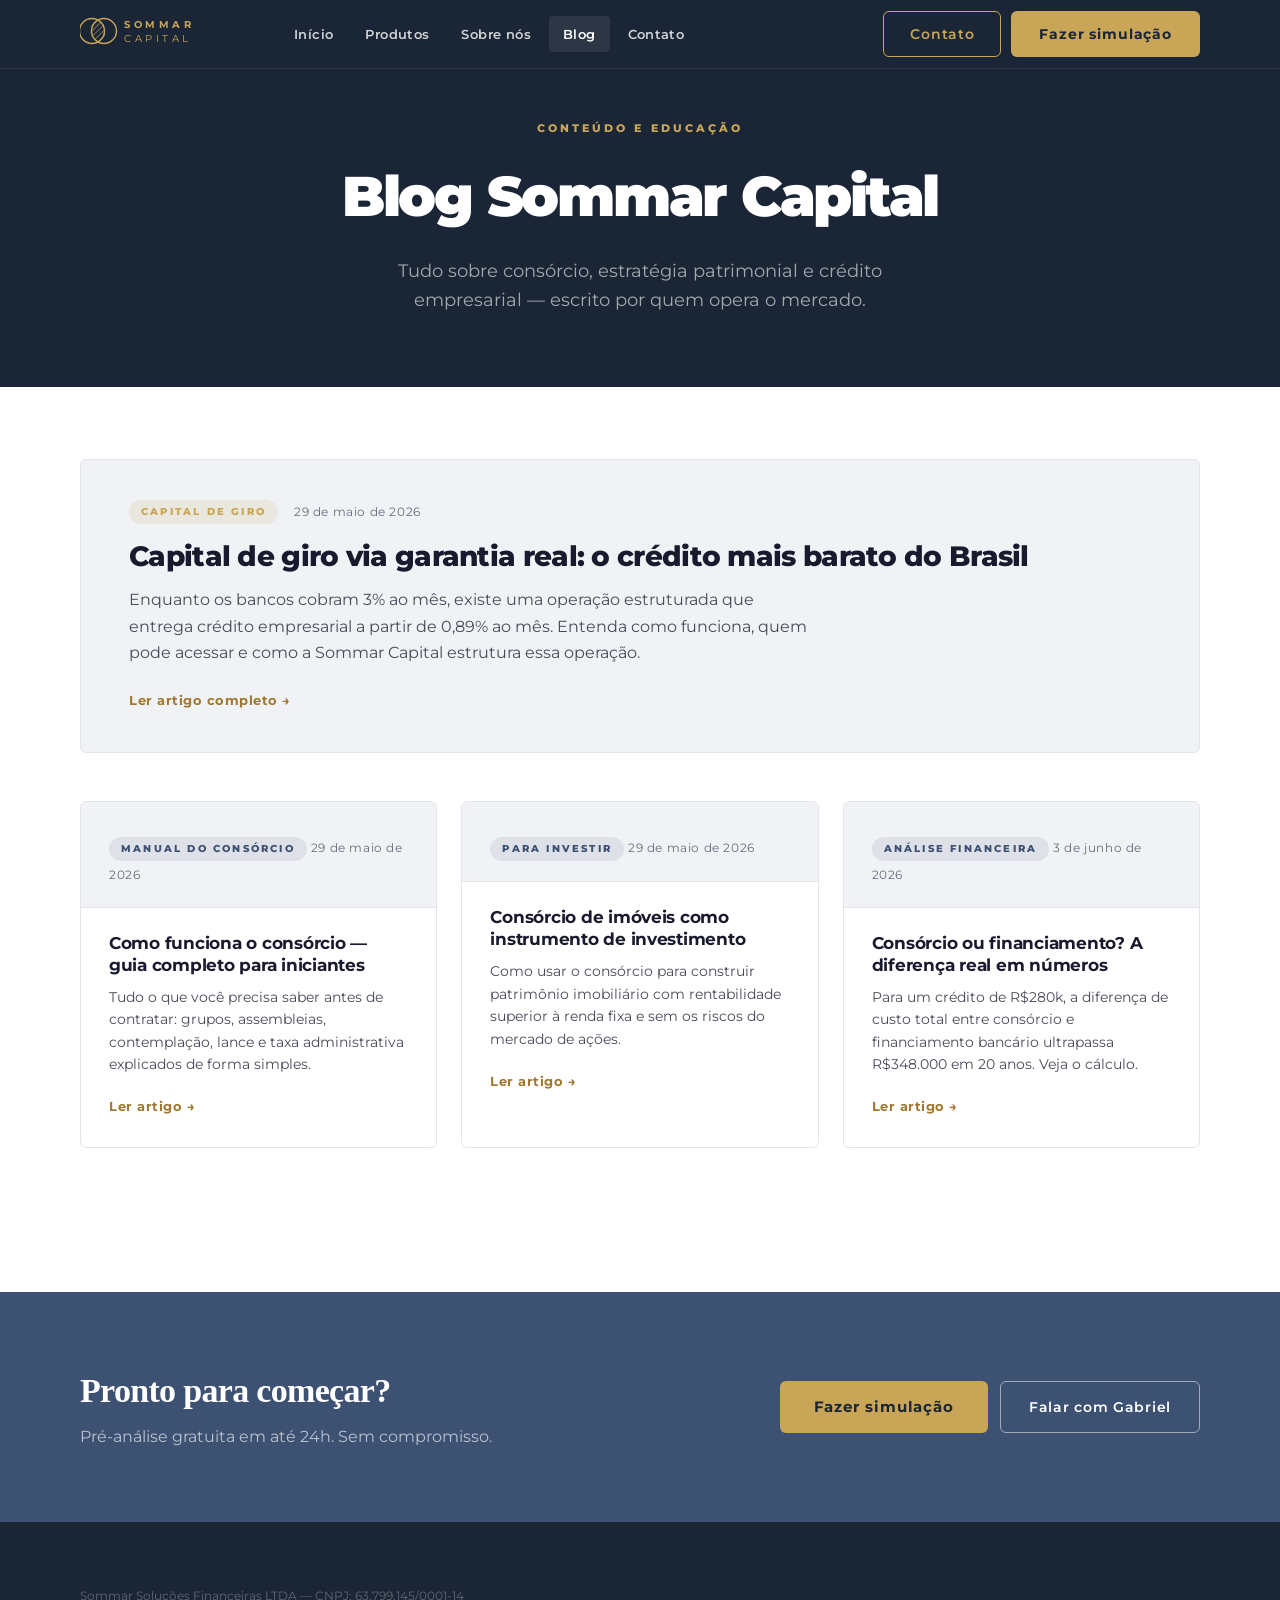
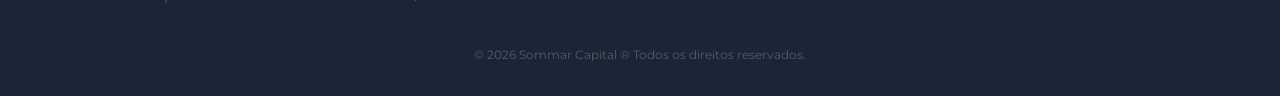
<file: blog/index.html>
<!DOCTYPE html>
<html lang="pt-BR">
<head>
  <meta charset="UTF-8">
  <meta name="viewport" content="width=device-width, initial-scale=1.0">
  <meta name="description" content="Blog Sommar Capital — Conteúdo educativo sobre consórcio, investimento patrimonial e capital de giro empresarial.">
  <title>Blog | Sommar Capital</title>
  <link rel="preconnect" href="https://fonts.googleapis.com">
  <link rel="preconnect" href="https://fonts.gstatic.com" crossorigin>
  <link href="https://fonts.googleapis.com/css2?family=Montserrat:wght@400;500;600;700;800;900&display=swap" rel="stylesheet">
  <link rel="stylesheet" href="../css/style.css">
  <link rel="stylesheet" href="blog.css">
</head>
<body>

  <!-- HEADER -->
  <header class="header" id="header">
    <div class="container">
      <div class="header-inner">
        <a href="/" class="logo">
          <svg xmlns="http://www.w3.org/2000/svg" viewBox="0 0 168 40" width="168" height="40">
            <defs>
              <pattern id="hg-h" patternUnits="userSpaceOnUse" width="4" height="4" patternTransform="rotate(45)">
                <line x1="0" y1="0" x2="0" y2="4" stroke="#C9A558" stroke-width="1.2"/>
              </pattern>
              <clipPath id="vc-h">
                <path d="M 18 5.5 A 12.5 12.5 0 0 1 18 28.5 A 12.5 12.5 0 0 1 18 5.5 Z"/>
              </clipPath>
            </defs>
            <circle cx="12" cy="17" r="12.5" fill="none" stroke="#C9A558" stroke-width="1.4"/>
            <circle cx="24" cy="17" r="12.5" fill="none" stroke="#C9A558" stroke-width="1.4"/>
            <rect x="0" y="0" width="36" height="36" fill="url(#hg-h)" clip-path="url(#vc-h)"/>
            <text x="44" y="14" font-family="Montserrat,sans-serif" font-size="10" font-weight="700" letter-spacing="3.5" fill="#C9A558">SOMMAR</text>
            <text x="44" y="28" font-family="Montserrat,sans-serif" font-size="10" font-weight="400" letter-spacing="3.5" fill="#C9A558">CAPITAL</text>
          </svg>
        </a>
        <nav class="nav" id="nav">
          <ul class="nav-list">
            <li><a href="/" class="nav-link">Início</a></li>
            <li><a href="/#produtos" class="nav-link">Produtos</a></li>
            <li><a href="/#sobre" class="nav-link">Sobre nós</a></li>
            <li><a href="/blog/" class="nav-link active">Blog</a></li>
            <li><a href="/#contato" class="nav-link">Contato</a></li>
          </ul>
        </nav>
        <div class="header-actions">
          <a href="/#contato" class="btn-outline">Contato</a>
          <a href="/" class="btn-gold">Fazer simulação</a>
        </div>
        <button class="menu-toggle" id="menu-toggle" aria-label="Menu" aria-expanded="false">
          <span></span><span></span><span></span>
        </button>
      </div>
    </div>
  </header>

  <!-- BLOG HERO -->
  <section class="blog-hero">
    <div class="container">
      <span class="eyebrow">CONTEÚDO E EDUCAÇÃO</span>
      <h1>Blog Sommar Capital</h1>
      <p>Tudo sobre consórcio, estratégia patrimonial e crédito empresarial — escrito por quem opera o mercado.</p>
    </div>
  </section>

  <!-- BLOG LISTING -->
  <section class="blog-listing">
    <div class="container">

      <!-- Featured -->
      <div class="blog-featured">
        <article class="blog-featured-card">
          <div class="blog-featured-label">
            <span class="blog-tag blog-tag-gold">CAPITAL DE GIRO</span>
            <span class="blog-date">29 de maio de 2026</span>
          </div>
          <h2><a href="capital-de-giro-garantia-real.html">Capital de giro via garantia real: o crédito mais barato do Brasil</a></h2>
          <p>Enquanto os bancos cobram 3% ao mês, existe uma operação estruturada que entrega crédito empresarial a partir de 0,89% ao mês. Entenda como funciona, quem pode acessar e como a Sommar Capital estrutura essa operação.</p>
          <a href="capital-de-giro-garantia-real.html" class="blog-read-more">Ler artigo completo →</a>
        </article>
      </div>

      <!-- Grid -->
      <div class="blog-grid blog-grid-listing">

        <article class="blog-card">
          <div class="blog-card-top">
            <span class="blog-tag">MANUAL DO CONSÓRCIO</span>
            <span class="blog-date">29 de maio de 2026</span>
          </div>
          <div class="blog-card-body">
            <h3><a href="como-funciona-consorcio.html">Como funciona o consórcio — guia completo para iniciantes</a></h3>
            <p>Tudo o que você precisa saber antes de contratar: grupos, assembleias, contemplação, lance e taxa administrativa explicados de forma simples.</p>
            <a href="como-funciona-consorcio.html" class="blog-read-more">Ler artigo →</a>
          </div>
        </article>

        <article class="blog-card">
          <div class="blog-card-top">
            <span class="blog-tag">PARA INVESTIR</span>
            <span class="blog-date">29 de maio de 2026</span>
          </div>
          <div class="blog-card-body">
            <h3><a href="consorcio-imoveis-investimento.html">Consórcio de imóveis como instrumento de investimento</a></h3>
            <p>Como usar o consórcio para construir patrimônio imobiliário com rentabilidade superior à renda fixa e sem os riscos do mercado de ações.</p>
            <a href="consorcio-imoveis-investimento.html" class="blog-read-more">Ler artigo →</a>
          </div>
        </article>

        <article class="blog-card">
          <div class="blog-card-top">
            <span class="blog-tag">ANÁLISE FINANCEIRA</span>
            <span class="blog-date">3 de junho de 2026</span>
          </div>
          <div class="blog-card-body">
            <h3><a href="consorcio-vs-financiamento.html">Consórcio ou financiamento? A diferença real em números</a></h3>
            <p>Para um crédito de R$280k, a diferença de custo total entre consórcio e financiamento bancário ultrapassa R$348.000 em 20 anos. Veja o cálculo.</p>
            <a href="consorcio-vs-financiamento.html" class="blog-read-more">Ler artigo →</a>
          </div>
        </article>

      </div>
    </div>
  </section>

  <!-- CTA SIMPLES -->
  <section class="cta-banner">
    <div class="container">
      <div class="cta-banner-inner">
        <div class="cta-banner-text">
          <h2>Pronto para começar?</h2>
          <p>Pré-análise gratuita em até 24h. Sem compromisso.</p>
        </div>
        <div class="cta-banner-btns">
          <a href="/" class="btn-gold btn-lg">Fazer simulação</a>
          <a href="/" class="btn-outline-white">Falar com Gabriel</a>
        </div>
      </div>
    </div>
  </section>

  <!-- FOOTER SIMPLIFICADO -->
  <footer class="footer">
    <div class="container">
      <div class="footer-bottom">
        <div class="footer-legal">
          <p>Sommar Soluções Financeiras LTDA — CNPJ: 63.799.145/0001-14</p>
        </div>
        <p class="footer-copy">© 2026 Sommar Capital ® Todos os direitos reservados.</p>
      </div>
    </div>
  </footer>

  <script>
    // Simple menu toggle for blog pages
    const toggle = document.getElementById('menu-toggle');
    const nav = document.getElementById('nav');
    if (toggle && nav) {
      toggle.addEventListener('click', () => {
        const open = nav.classList.toggle('open');
        toggle.classList.toggle('open', open);
        toggle.setAttribute('aria-expanded', open);
      });
    }
    // Header scroll
    const header = document.getElementById('header');
    if (header) {
      window.addEventListener('scroll', () => header.classList.toggle('scrolled', window.scrollY > 40), { passive: true });
    }
  </script>
</body>
</html>
</file>
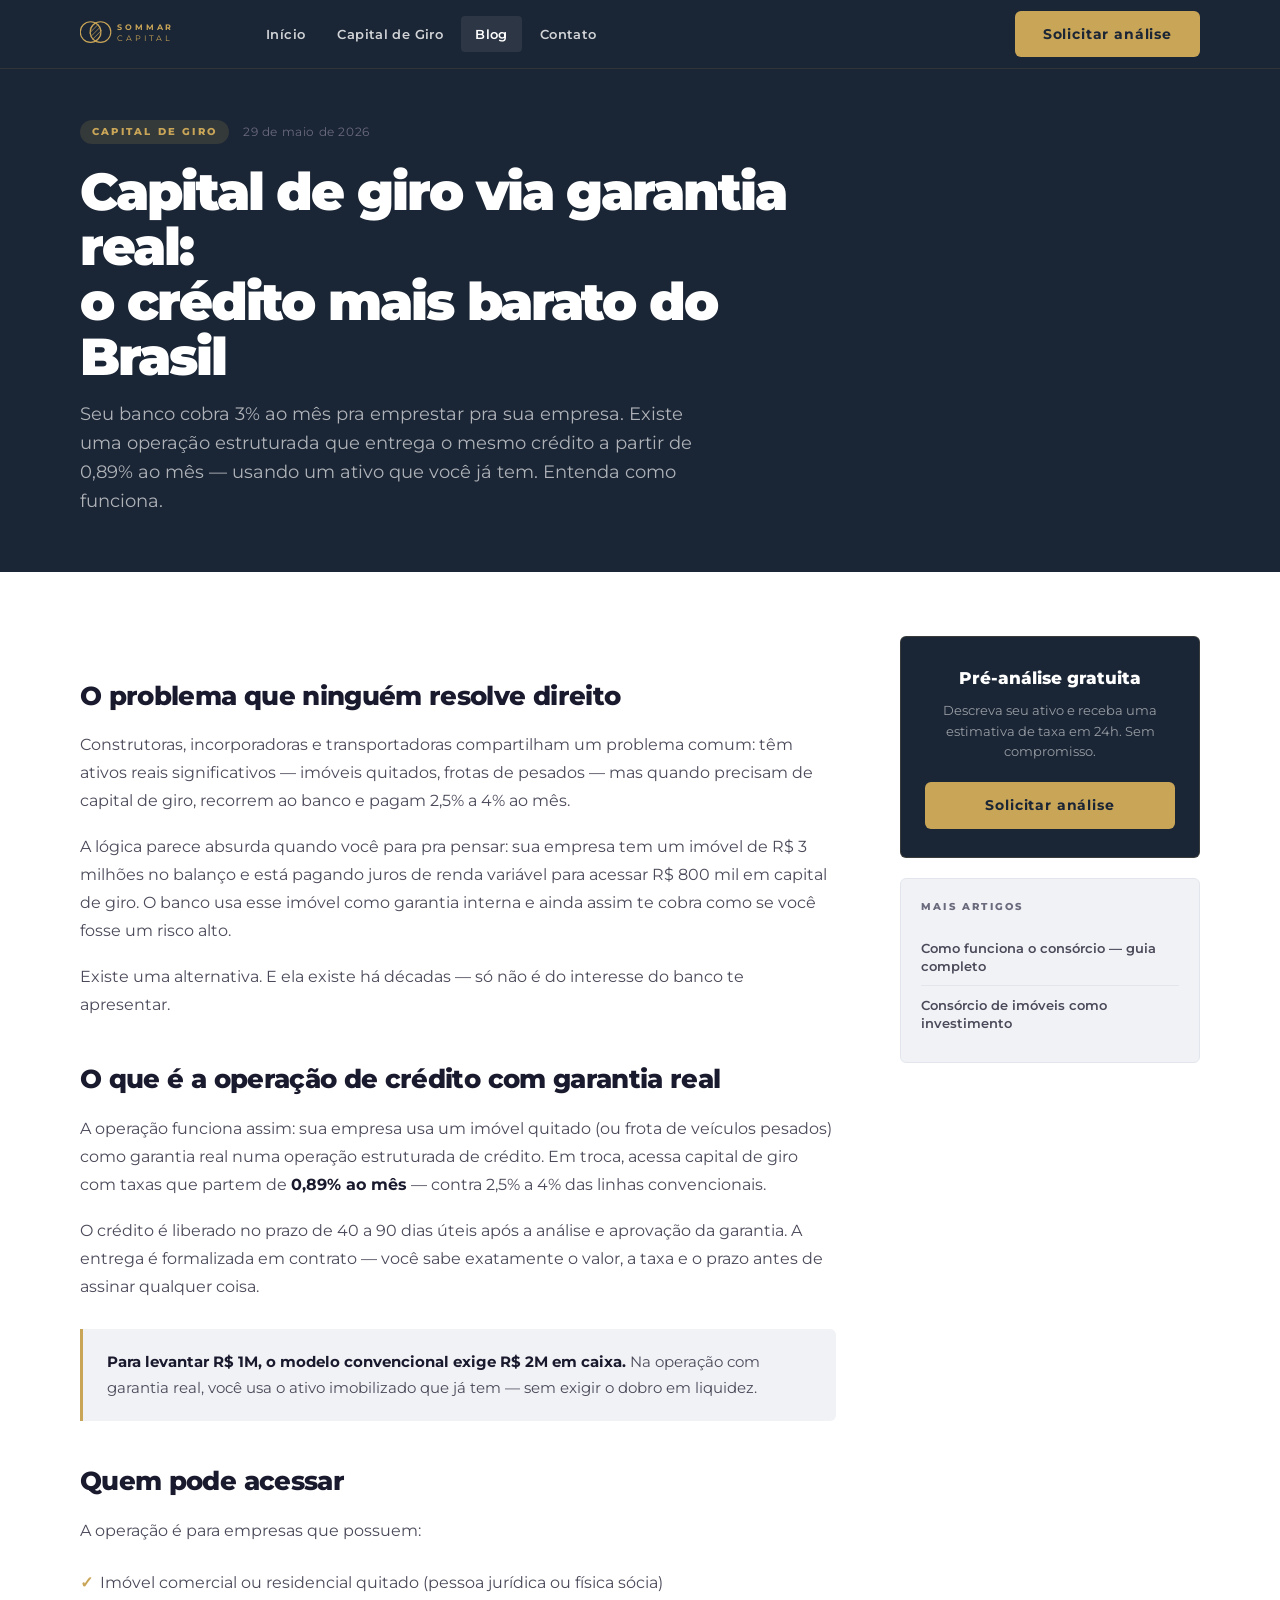
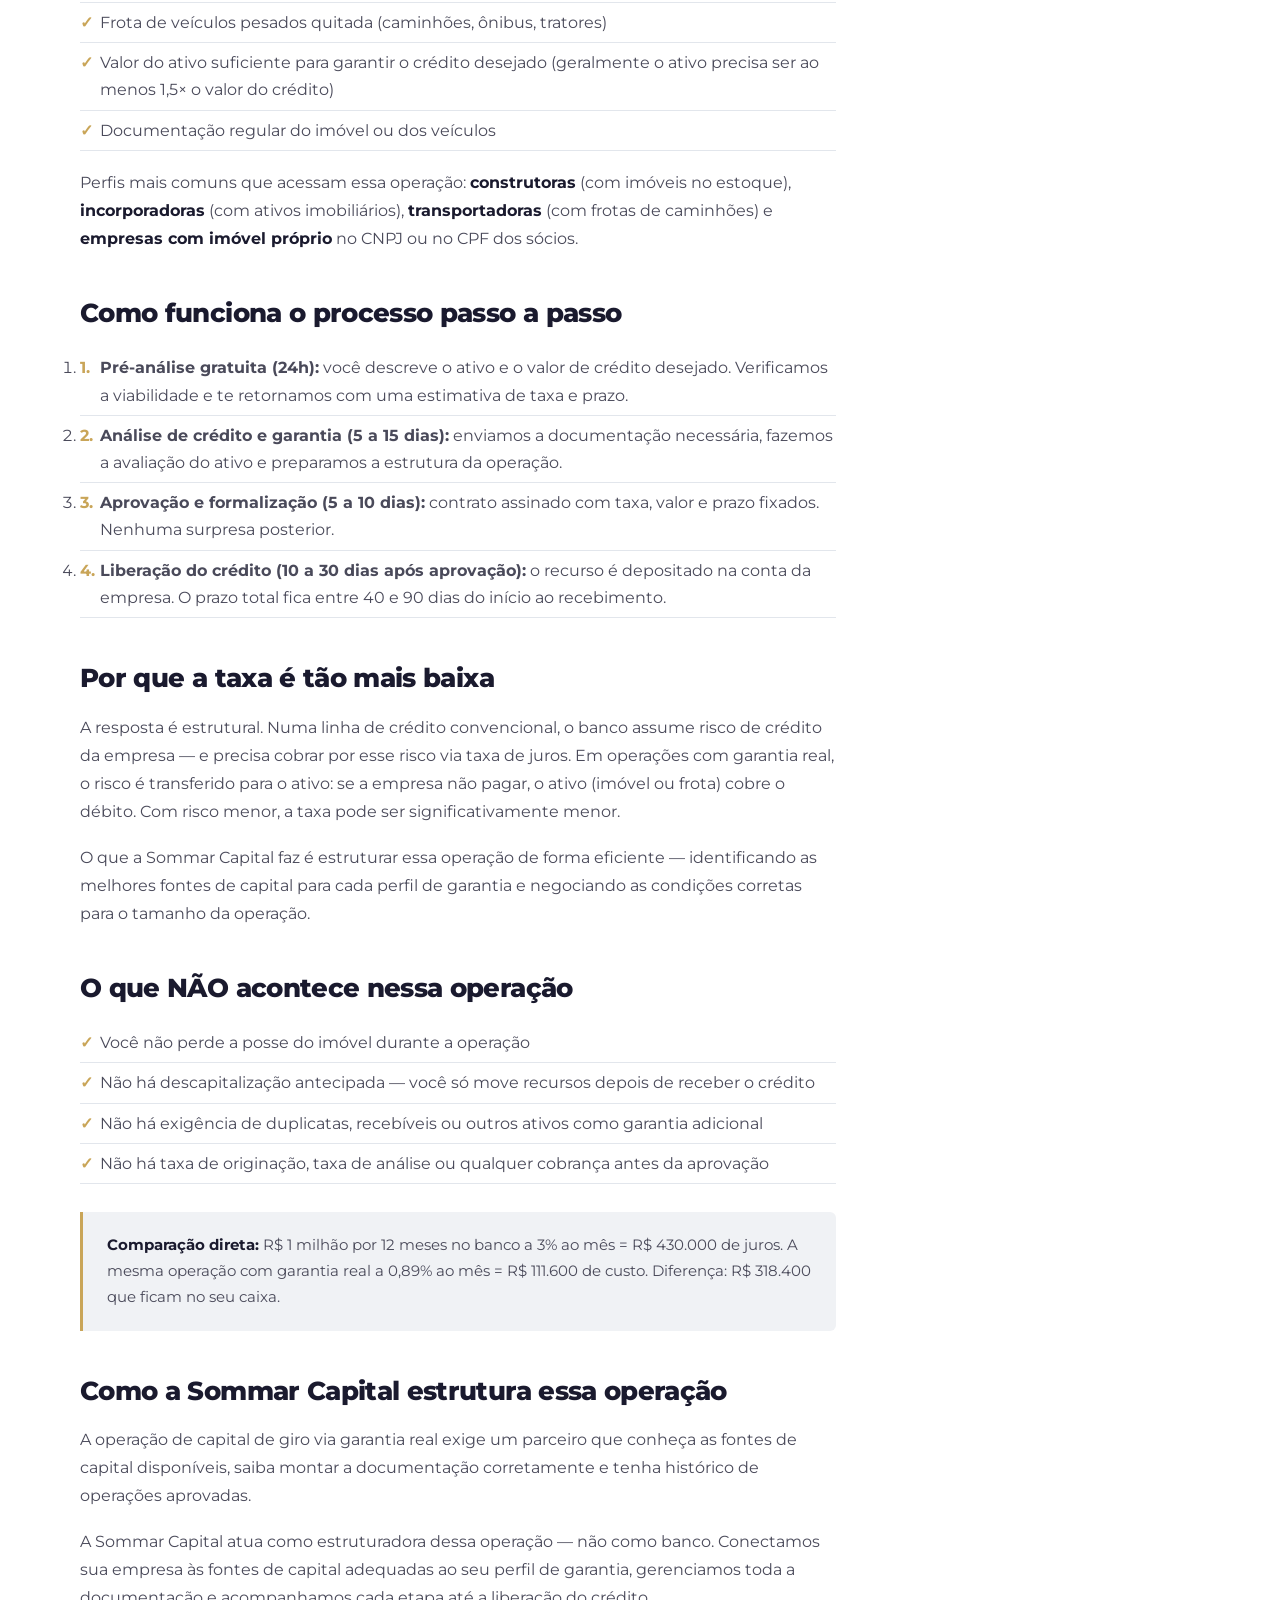
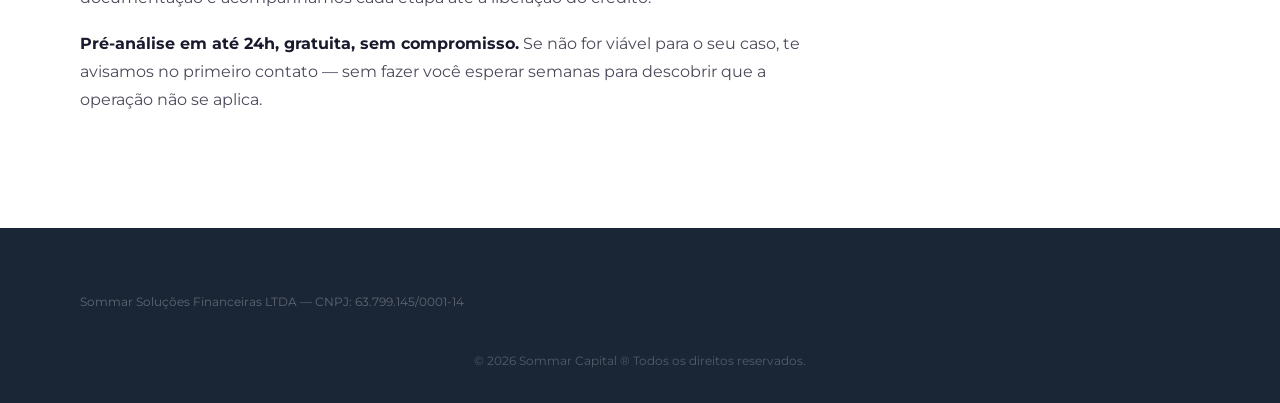
<file: blog/capital-de-giro-garantia-real.html>
<!DOCTYPE html>
<html lang="pt-BR">
<head>
  <meta charset="UTF-8">
  <meta name="viewport" content="width=device-width, initial-scale=1.0">
  <meta name="description" content="Capital de giro via garantia real — como empresas com imóvel ou frota quitada podem acessar crédito a partir de 0,89% ao mês, 3 a 5 vezes mais barato que o banco.">
  <title>Capital de giro via garantia real | Sommar Capital</title>
  <link rel="preconnect" href="https://fonts.googleapis.com">
  <link href="https://fonts.googleapis.com/css2?family=Montserrat:wght@400;500;600;700;800;900&display=swap" rel="stylesheet">
  <link rel="stylesheet" href="../css/style.css">
  <link rel="stylesheet" href="blog.css">
</head>
<body>

  <header class="header" id="header">
    <div class="container">
      <div class="header-inner">
        <a href="/" class="logo">
          <svg xmlns="http://www.w3.org/2000/svg" viewBox="0 0 168 40" width="140" height="33">
            <defs>
              <pattern id="hg-h" patternUnits="userSpaceOnUse" width="4" height="4" patternTransform="rotate(45)">
                <line x1="0" y1="0" x2="0" y2="4" stroke="#C9A558" stroke-width="1.2"/>
              </pattern>
              <clipPath id="vc-h">
                <path d="M 18 5.5 A 12.5 12.5 0 0 1 18 28.5 A 12.5 12.5 0 0 1 18 5.5 Z"/>
              </clipPath>
            </defs>
            <circle cx="12" cy="17" r="12.5" fill="none" stroke="#C9A558" stroke-width="1.4"/>
            <circle cx="24" cy="17" r="12.5" fill="none" stroke="#C9A558" stroke-width="1.4"/>
            <rect x="0" y="0" width="36" height="36" fill="url(#hg-h)" clip-path="url(#vc-h)"/>
            <text x="44" y="14" font-family="Montserrat,sans-serif" font-size="10" font-weight="700" letter-spacing="3.5" fill="#C9A558">SOMMAR</text>
            <text x="44" y="28" font-family="Montserrat,sans-serif" font-size="10" font-weight="400" letter-spacing="3.5" fill="#C9A558">CAPITAL</text>
          </svg>
        </a>
        <nav class="nav" id="nav">
          <ul class="nav-list">
            <li><a href="/" class="nav-link">Início</a></li>
            <li><a href="/#capital-giro" class="nav-link">Capital de Giro</a></li>
            <li><a href="/blog/" class="nav-link active">Blog</a></li>
            <li><a href="/#contato" class="nav-link">Contato</a></li>
          </ul>
        </nav>
        <div class="header-actions">
          <a href="/" class="btn-gold">Solicitar análise</a>
        </div>
        <button class="menu-toggle" id="menu-toggle" aria-label="Menu"><span></span><span></span><span></span></button>
      </div>
    </div>
  </header>

  <section class="article-hero">
    <div class="container">
      <div class="article-meta">
        <span class="blog-tag blog-tag-gold">CAPITAL DE GIRO</span>
        <span class="blog-date">29 de maio de 2026</span>
      </div>
      <h1>Capital de giro via garantia real:<br>o crédito mais barato do Brasil</h1>
      <p class="article-lead">Seu banco cobra 3% ao mês pra emprestar pra sua empresa. Existe uma operação estruturada que entrega o mesmo crédito a partir de 0,89% ao mês — usando um ativo que você já tem. Entenda como funciona.</p>
    </div>
  </section>

  <section class="article-body">
    <div class="container">
      <div class="article-inner">
        <div class="article-content">

          <h2>O problema que ninguém resolve direito</h2>
          <p>Construtoras, incorporadoras e transportadoras compartilham um problema comum: têm ativos reais significativos — imóveis quitados, frotas de pesados — mas quando precisam de capital de giro, recorrem ao banco e pagam 2,5% a 4% ao mês.</p>
          <p>A lógica parece absurda quando você para pra pensar: sua empresa tem um imóvel de R$ 3 milhões no balanço e está pagando juros de renda variável para acessar R$ 800 mil em capital de giro. O banco usa esse imóvel como garantia interna e ainda assim te cobra como se você fosse um risco alto.</p>
          <p>Existe uma alternativa. E ela existe há décadas — só não é do interesse do banco te apresentar.</p>

          <h2>O que é a operação de crédito com garantia real</h2>
          <p>A operação funciona assim: sua empresa usa um imóvel quitado (ou frota de veículos pesados) como garantia real numa operação estruturada de crédito. Em troca, acessa capital de giro com taxas que partem de <strong>0,89% ao mês</strong> — contra 2,5% a 4% das linhas convencionais.</p>
          <p>O crédito é liberado no prazo de 40 a 90 dias úteis após a análise e aprovação da garantia. A entrega é formalizada em contrato — você sabe exatamente o valor, a taxa e o prazo antes de assinar qualquer coisa.</p>

          <div class="article-callout">
            <p><strong>Para levantar R$ 1M, o modelo convencional exige R$ 2M em caixa.</strong> Na operação com garantia real, você usa o ativo imobilizado que já tem — sem exigir o dobro em liquidez.</p>
          </div>

          <h2>Quem pode acessar</h2>
          <p>A operação é para empresas que possuem:</p>
          <ul>
            <li>Imóvel comercial ou residencial quitado (pessoa jurídica ou física sócia)</li>
            <li>Frota de veículos pesados quitada (caminhões, ônibus, tratores)</li>
            <li>Valor do ativo suficiente para garantir o crédito desejado (geralmente o ativo precisa ser ao menos 1,5× o valor do crédito)</li>
            <li>Documentação regular do imóvel ou dos veículos</li>
          </ul>
          <p>Perfis mais comuns que acessam essa operação: <strong>construtoras</strong> (com imóveis no estoque), <strong>incorporadoras</strong> (com ativos imobiliários), <strong>transportadoras</strong> (com frotas de caminhões) e <strong>empresas com imóvel próprio</strong> no CNPJ ou no CPF dos sócios.</p>

          <h2>Como funciona o processo passo a passo</h2>
          <ol>
            <li><strong>Pré-análise gratuita (24h):</strong> você descreve o ativo e o valor de crédito desejado. Verificamos a viabilidade e te retornamos com uma estimativa de taxa e prazo.</li>
            <li><strong>Análise de crédito e garantia (5 a 15 dias):</strong> enviamos a documentação necessária, fazemos a avaliação do ativo e preparamos a estrutura da operação.</li>
            <li><strong>Aprovação e formalização (5 a 10 dias):</strong> contrato assinado com taxa, valor e prazo fixados. Nenhuma surpresa posterior.</li>
            <li><strong>Liberação do crédito (10 a 30 dias após aprovação):</strong> o recurso é depositado na conta da empresa. O prazo total fica entre 40 e 90 dias do início ao recebimento.</li>
          </ol>

          <h2>Por que a taxa é tão mais baixa</h2>
          <p>A resposta é estrutural. Numa linha de crédito convencional, o banco assume risco de crédito da empresa — e precisa cobrar por esse risco via taxa de juros. Em operações com garantia real, o risco é transferido para o ativo: se a empresa não pagar, o ativo (imóvel ou frota) cobre o débito. Com risco menor, a taxa pode ser significativamente menor.</p>
          <p>O que a Sommar Capital faz é estruturar essa operação de forma eficiente — identificando as melhores fontes de capital para cada perfil de garantia e negociando as condições corretas para o tamanho da operação.</p>

          <h2>O que NÃO acontece nessa operação</h2>
          <ul>
            <li>Você não perde a posse do imóvel durante a operação</li>
            <li>Não há descapitalização antecipada — você só move recursos depois de receber o crédito</li>
            <li>Não há exigência de duplicatas, recebíveis ou outros ativos como garantia adicional</li>
            <li>Não há taxa de originação, taxa de análise ou qualquer cobrança antes da aprovação</li>
          </ul>

          <div class="article-callout">
            <p><strong>Comparação direta:</strong> R$ 1 milhão por 12 meses no banco a 3% ao mês = R$ 430.000 de juros. A mesma operação com garantia real a 0,89% ao mês = R$ 111.600 de custo. Diferença: R$ 318.400 que ficam no seu caixa.</p>
          </div>

          <h2>Como a Sommar Capital estrutura essa operação</h2>
          <p>A operação de capital de giro via garantia real exige um parceiro que conheça as fontes de capital disponíveis, saiba montar a documentação corretamente e tenha histórico de operações aprovadas.</p>
          <p>A Sommar Capital atua como estruturadora dessa operação — não como banco. Conectamos sua empresa às fontes de capital adequadas ao seu perfil de garantia, gerenciamos toda a documentação e acompanhamos cada etapa até a liberação do crédito.</p>
          <p><strong>Pré-análise em até 24h, gratuita, sem compromisso.</strong> Se não for viável para o seu caso, te avisamos no primeiro contato — sem fazer você esperar semanas para descobrir que a operação não se aplica.</p>

        </div>

        <aside class="article-sidebar">
          <div class="sidebar-cta">
            <h4>Pré-análise gratuita</h4>
            <p>Descreva seu ativo e receba uma estimativa de taxa em 24h. Sem compromisso.</p>
            <a href="/" class="btn-gold btn-full">Solicitar análise</a>
          </div>
          <div class="sidebar-posts">
            <h5>Mais artigos</h5>
            <a href="como-funciona-consorcio.html" class="sidebar-post">Como funciona o consórcio — guia completo</a>
            <a href="consorcio-imoveis-investimento.html" class="sidebar-post">Consórcio de imóveis como investimento</a>
          </div>
        </aside>
      </div>
    </div>
  </section>

  <footer class="footer">
    <div class="container">
      <div class="footer-bottom">
        <div class="footer-legal"><p>Sommar Soluções Financeiras LTDA — CNPJ: 63.799.145/0001-14</p></div>
        <p class="footer-copy">© 2026 Sommar Capital ® Todos os direitos reservados.</p>
      </div>
    </div>
  </footer>

  <script>
    const toggle = document.getElementById('menu-toggle');
    const nav = document.getElementById('nav');
    if (toggle && nav) toggle.addEventListener('click', () => { nav.classList.toggle('open'); toggle.classList.toggle('open'); });
    const header = document.getElementById('header');
    if (header) window.addEventListener('scroll', () => header.classList.toggle('scrolled', window.scrollY > 40), { passive: true });
  </script>
</body>
</html>
</file>
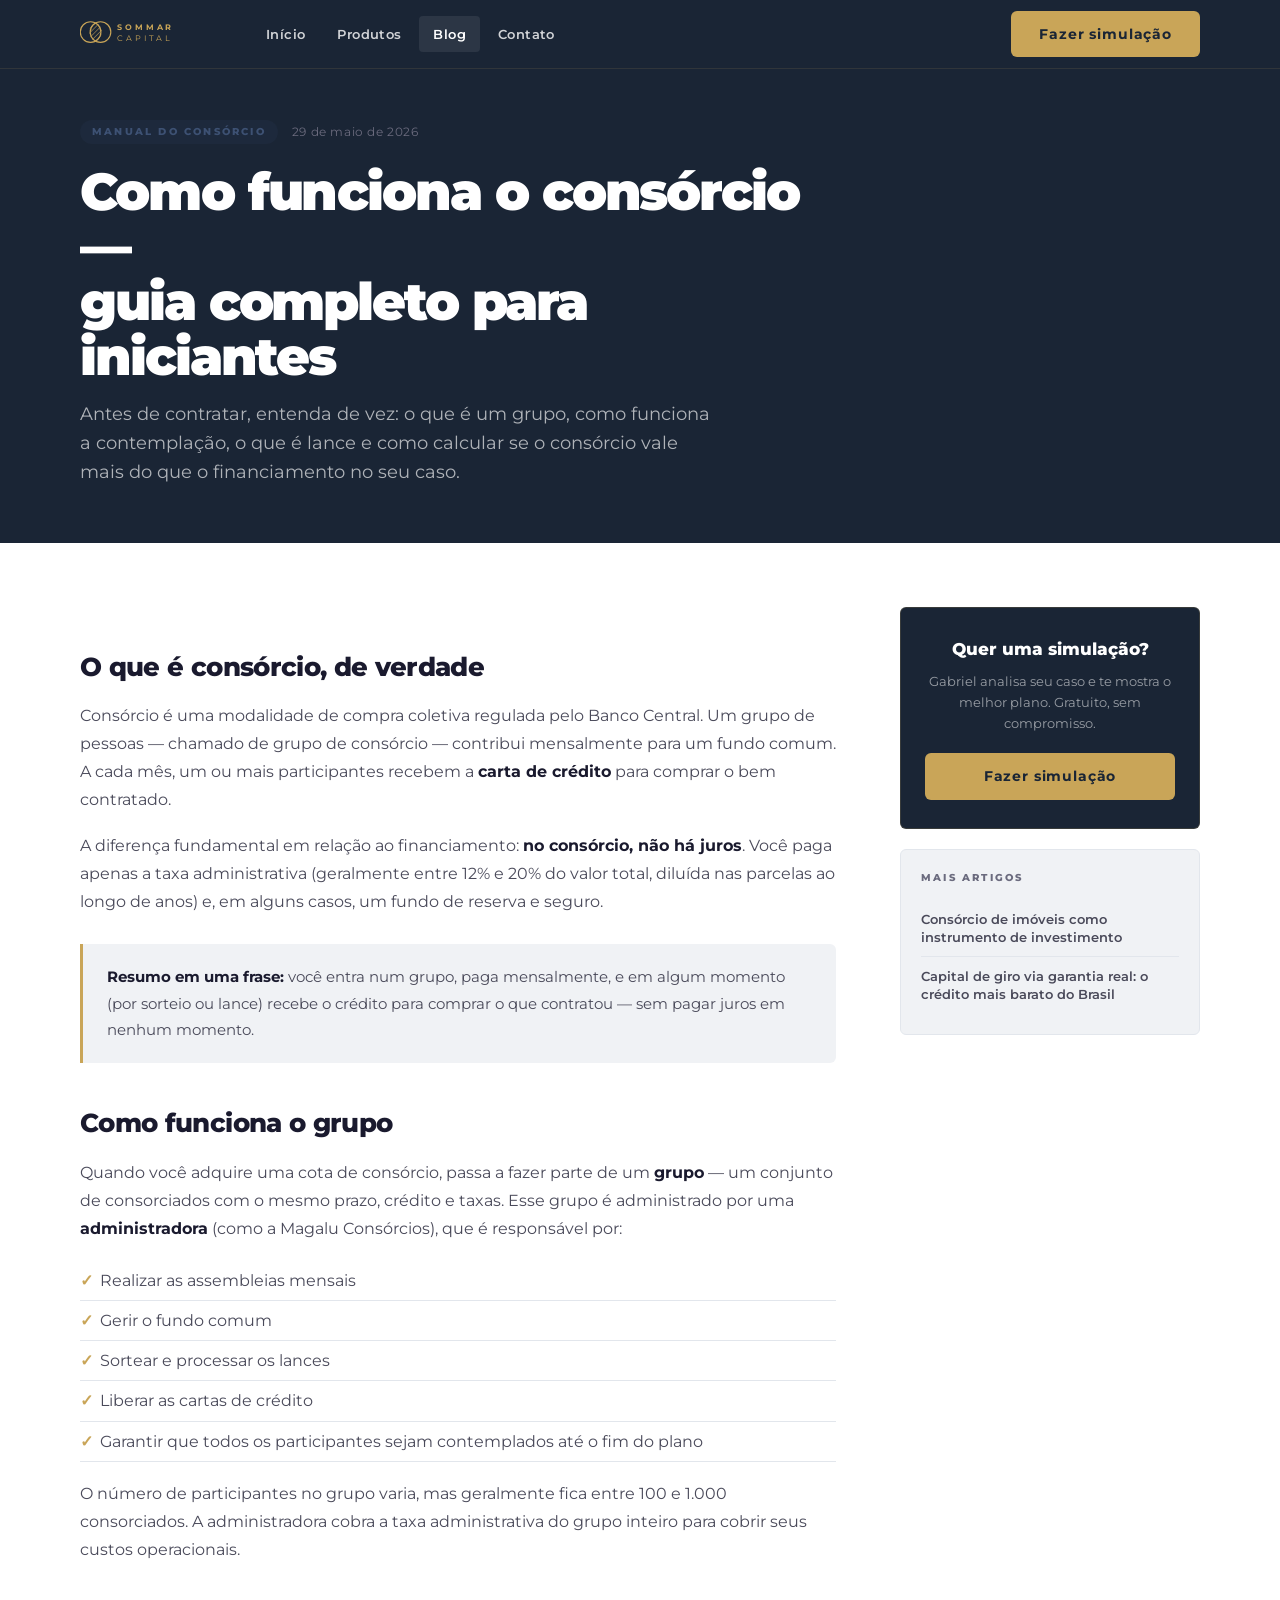
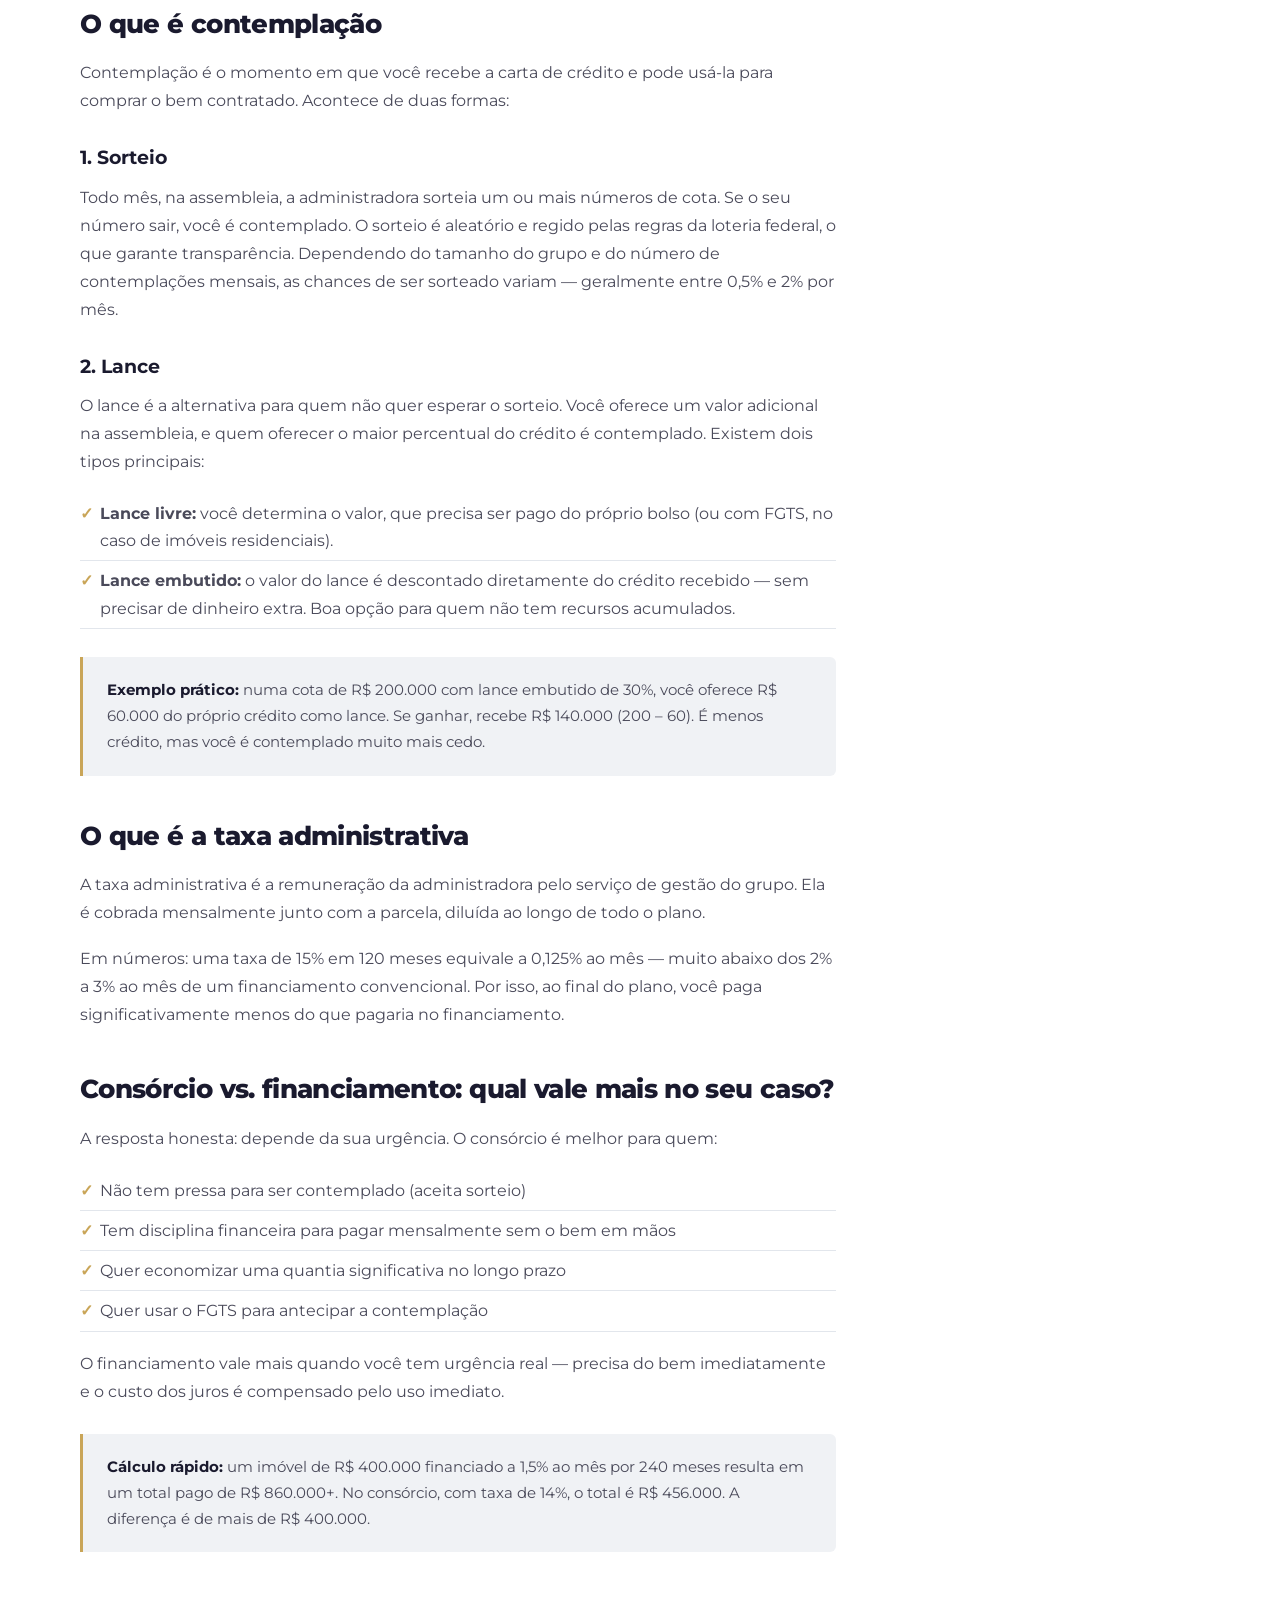
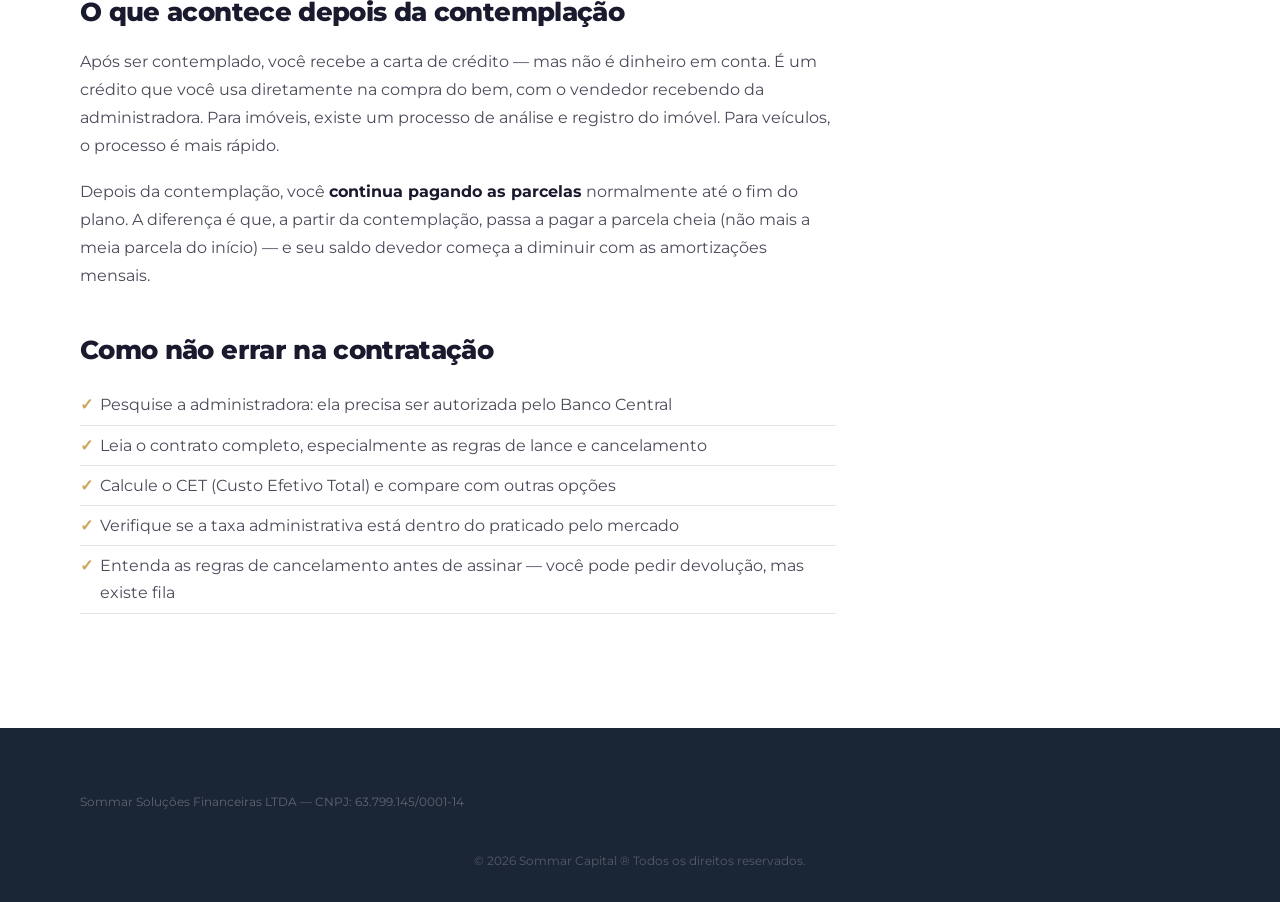
<file: blog/como-funciona-consorcio.html>
<!DOCTYPE html>
<html lang="pt-BR">
<head>
  <meta charset="UTF-8">
  <meta name="viewport" content="width=device-width, initial-scale=1.0">
  <meta name="description" content="Como funciona o consórcio — guia completo para iniciantes. Entenda grupos, contemplação, lance e como calcular se vale a pena.">
  <title>Como funciona o consórcio — Guia completo | Sommar Capital</title>
  <link rel="preconnect" href="https://fonts.googleapis.com">
  <link href="https://fonts.googleapis.com/css2?family=Montserrat:wght@400;500;600;700;800;900&display=swap" rel="stylesheet">
  <link rel="stylesheet" href="../css/style.css">
  <link rel="stylesheet" href="blog.css">
</head>
<body>

  <header class="header" id="header">
    <div class="container">
      <div class="header-inner">
        <a href="/" class="logo">
          <svg xmlns="http://www.w3.org/2000/svg" viewBox="0 0 168 40" width="140" height="33">
            <defs>
              <pattern id="hg-h" patternUnits="userSpaceOnUse" width="4" height="4" patternTransform="rotate(45)">
                <line x1="0" y1="0" x2="0" y2="4" stroke="#C9A558" stroke-width="1.2"/>
              </pattern>
              <clipPath id="vc-h">
                <path d="M 18 5.5 A 12.5 12.5 0 0 1 18 28.5 A 12.5 12.5 0 0 1 18 5.5 Z"/>
              </clipPath>
            </defs>
            <circle cx="12" cy="17" r="12.5" fill="none" stroke="#C9A558" stroke-width="1.4"/>
            <circle cx="24" cy="17" r="12.5" fill="none" stroke="#C9A558" stroke-width="1.4"/>
            <rect x="0" y="0" width="36" height="36" fill="url(#hg-h)" clip-path="url(#vc-h)"/>
            <text x="44" y="14" font-family="Montserrat,sans-serif" font-size="10" font-weight="700" letter-spacing="3.5" fill="#C9A558">SOMMAR</text>
            <text x="44" y="28" font-family="Montserrat,sans-serif" font-size="10" font-weight="400" letter-spacing="3.5" fill="#C9A558">CAPITAL</text>
          </svg>
        </a>
        <nav class="nav" id="nav">
          <ul class="nav-list">
            <li><a href="/" class="nav-link">Início</a></li>
            <li><a href="/#produtos" class="nav-link">Produtos</a></li>
            <li><a href="/blog/" class="nav-link active">Blog</a></li>
            <li><a href="/#contato" class="nav-link">Contato</a></li>
          </ul>
        </nav>
        <div class="header-actions">
          <a href="/" class="btn-gold">Fazer simulação</a>
        </div>
        <button class="menu-toggle" id="menu-toggle" aria-label="Menu"><span></span><span></span><span></span></button>
      </div>
    </div>
  </header>

  <!-- ARTICLE HERO -->
  <section class="article-hero">
    <div class="container">
      <div class="article-meta">
        <span class="blog-tag">MANUAL DO CONSÓRCIO</span>
        <span class="blog-date">29 de maio de 2026</span>
      </div>
      <h1>Como funciona o consórcio —<br>guia completo para iniciantes</h1>
      <p class="article-lead">Antes de contratar, entenda de vez: o que é um grupo, como funciona a contemplação, o que é lance e como calcular se o consórcio vale mais do que o financiamento no seu caso.</p>
    </div>
  </section>

  <!-- ARTICLE BODY -->
  <section class="article-body">
    <div class="container">
      <div class="article-inner">

        <div class="article-content">

          <h2>O que é consórcio, de verdade</h2>
          <p>Consórcio é uma modalidade de compra coletiva regulada pelo Banco Central. Um grupo de pessoas — chamado de grupo de consórcio — contribui mensalmente para um fundo comum. A cada mês, um ou mais participantes recebem a <strong>carta de crédito</strong> para comprar o bem contratado.</p>
          <p>A diferença fundamental em relação ao financiamento: <strong>no consórcio, não há juros</strong>. Você paga apenas a taxa administrativa (geralmente entre 12% e 20% do valor total, diluída nas parcelas ao longo de anos) e, em alguns casos, um fundo de reserva e seguro.</p>

          <div class="article-callout">
            <p><strong>Resumo em uma frase:</strong> você entra num grupo, paga mensalmente, e em algum momento (por sorteio ou lance) recebe o crédito para comprar o que contratou — sem pagar juros em nenhum momento.</p>
          </div>

          <h2>Como funciona o grupo</h2>
          <p>Quando você adquire uma cota de consórcio, passa a fazer parte de um <strong>grupo</strong> — um conjunto de consorciados com o mesmo prazo, crédito e taxas. Esse grupo é administrado por uma <strong>administradora</strong> (como a Magalu Consórcios), que é responsável por:</p>
          <ul>
            <li>Realizar as assembleias mensais</li>
            <li>Gerir o fundo comum</li>
            <li>Sortear e processar os lances</li>
            <li>Liberar as cartas de crédito</li>
            <li>Garantir que todos os participantes sejam contemplados até o fim do plano</li>
          </ul>
          <p>O número de participantes no grupo varia, mas geralmente fica entre 100 e 1.000 consorciados. A administradora cobra a taxa administrativa do grupo inteiro para cobrir seus custos operacionais.</p>

          <h2>O que é contemplação</h2>
          <p>Contemplação é o momento em que você recebe a carta de crédito e pode usá-la para comprar o bem contratado. Acontece de duas formas:</p>

          <h3>1. Sorteio</h3>
          <p>Todo mês, na assembleia, a administradora sorteia um ou mais números de cota. Se o seu número sair, você é contemplado. O sorteio é aleatório e regido pelas regras da loteria federal, o que garante transparência. Dependendo do tamanho do grupo e do número de contemplações mensais, as chances de ser sorteado variam — geralmente entre 0,5% e 2% por mês.</p>

          <h3>2. Lance</h3>
          <p>O lance é a alternativa para quem não quer esperar o sorteio. Você oferece um valor adicional na assembleia, e quem oferecer o maior percentual do crédito é contemplado. Existem dois tipos principais:</p>
          <ul>
            <li><strong>Lance livre:</strong> você determina o valor, que precisa ser pago do próprio bolso (ou com FGTS, no caso de imóveis residenciais).</li>
            <li><strong>Lance embutido:</strong> o valor do lance é descontado diretamente do crédito recebido — sem precisar de dinheiro extra. Boa opção para quem não tem recursos acumulados.</li>
          </ul>

          <div class="article-callout">
            <p><strong>Exemplo prático:</strong> numa cota de R$ 200.000 com lance embutido de 30%, você oferece R$ 60.000 do próprio crédito como lance. Se ganhar, recebe R$ 140.000 (200 – 60). É menos crédito, mas você é contemplado muito mais cedo.</p>
          </div>

          <h2>O que é a taxa administrativa</h2>
          <p>A taxa administrativa é a remuneração da administradora pelo serviço de gestão do grupo. Ela é cobrada mensalmente junto com a parcela, diluída ao longo de todo o plano.</p>
          <p>Em números: uma taxa de 15% em 120 meses equivale a 0,125% ao mês — muito abaixo dos 2% a 3% ao mês de um financiamento convencional. Por isso, ao final do plano, você paga significativamente menos do que pagaria no financiamento.</p>

          <h2>Consórcio vs. financiamento: qual vale mais no seu caso?</h2>
          <p>A resposta honesta: depende da sua urgência. O consórcio é melhor para quem:</p>
          <ul>
            <li>Não tem pressa para ser contemplado (aceita sorteio)</li>
            <li>Tem disciplina financeira para pagar mensalmente sem o bem em mãos</li>
            <li>Quer economizar uma quantia significativa no longo prazo</li>
            <li>Quer usar o FGTS para antecipar a contemplação</li>
          </ul>
          <p>O financiamento vale mais quando você tem urgência real — precisa do bem imediatamente e o custo dos juros é compensado pelo uso imediato.</p>

          <div class="article-callout">
            <p><strong>Cálculo rápido:</strong> um imóvel de R$ 400.000 financiado a 1,5% ao mês por 240 meses resulta em um total pago de R$ 860.000+. No consórcio, com taxa de 14%, o total é R$ 456.000. A diferença é de mais de R$ 400.000.</p>
          </div>

          <h2>O que acontece depois da contemplação</h2>
          <p>Após ser contemplado, você recebe a carta de crédito — mas não é dinheiro em conta. É um crédito que você usa diretamente na compra do bem, com o vendedor recebendo da administradora. Para imóveis, existe um processo de análise e registro do imóvel. Para veículos, o processo é mais rápido.</p>
          <p>Depois da contemplação, você <strong>continua pagando as parcelas</strong> normalmente até o fim do plano. A diferença é que, a partir da contemplação, passa a pagar a parcela cheia (não mais a meia parcela do início) — e seu saldo devedor começa a diminuir com as amortizações mensais.</p>

          <h2>Como não errar na contratação</h2>
          <ul>
            <li>Pesquise a administradora: ela precisa ser autorizada pelo Banco Central</li>
            <li>Leia o contrato completo, especialmente as regras de lance e cancelamento</li>
            <li>Calcule o CET (Custo Efetivo Total) e compare com outras opções</li>
            <li>Verifique se a taxa administrativa está dentro do praticado pelo mercado</li>
            <li>Entenda as regras de cancelamento antes de assinar — você pode pedir devolução, mas existe fila</li>
          </ul>

        </div>

        <!-- SIDEBAR -->
        <aside class="article-sidebar">
          <div class="sidebar-cta">
            <h4>Quer uma simulação?</h4>
            <p>Gabriel analisa seu caso e te mostra o melhor plano. Gratuito, sem compromisso.</p>
            <a href="/" class="btn-gold btn-full">Fazer simulação</a>
          </div>
          <div class="sidebar-posts">
            <h5>Mais artigos</h5>
            <a href="consorcio-imoveis-investimento.html" class="sidebar-post">Consórcio de imóveis como instrumento de investimento</a>
            <a href="capital-de-giro-garantia-real.html" class="sidebar-post">Capital de giro via garantia real: o crédito mais barato do Brasil</a>
          </div>
        </aside>

      </div>
    </div>
  </section>

  <footer class="footer">
    <div class="container">
      <div class="footer-bottom">
        <div class="footer-legal"><p>Sommar Soluções Financeiras LTDA — CNPJ: 63.799.145/0001-14</p></div>
        <p class="footer-copy">© 2026 Sommar Capital ® Todos os direitos reservados.</p>
      </div>
    </div>
  </footer>

  <script>
    const toggle = document.getElementById('menu-toggle');
    const nav = document.getElementById('nav');
    if (toggle && nav) toggle.addEventListener('click', () => { nav.classList.toggle('open'); toggle.classList.toggle('open'); });
    const header = document.getElementById('header');
    if (header) window.addEventListener('scroll', () => header.classList.toggle('scrolled', window.scrollY > 40), { passive: true });
  </script>
</body>
</html>
</file>
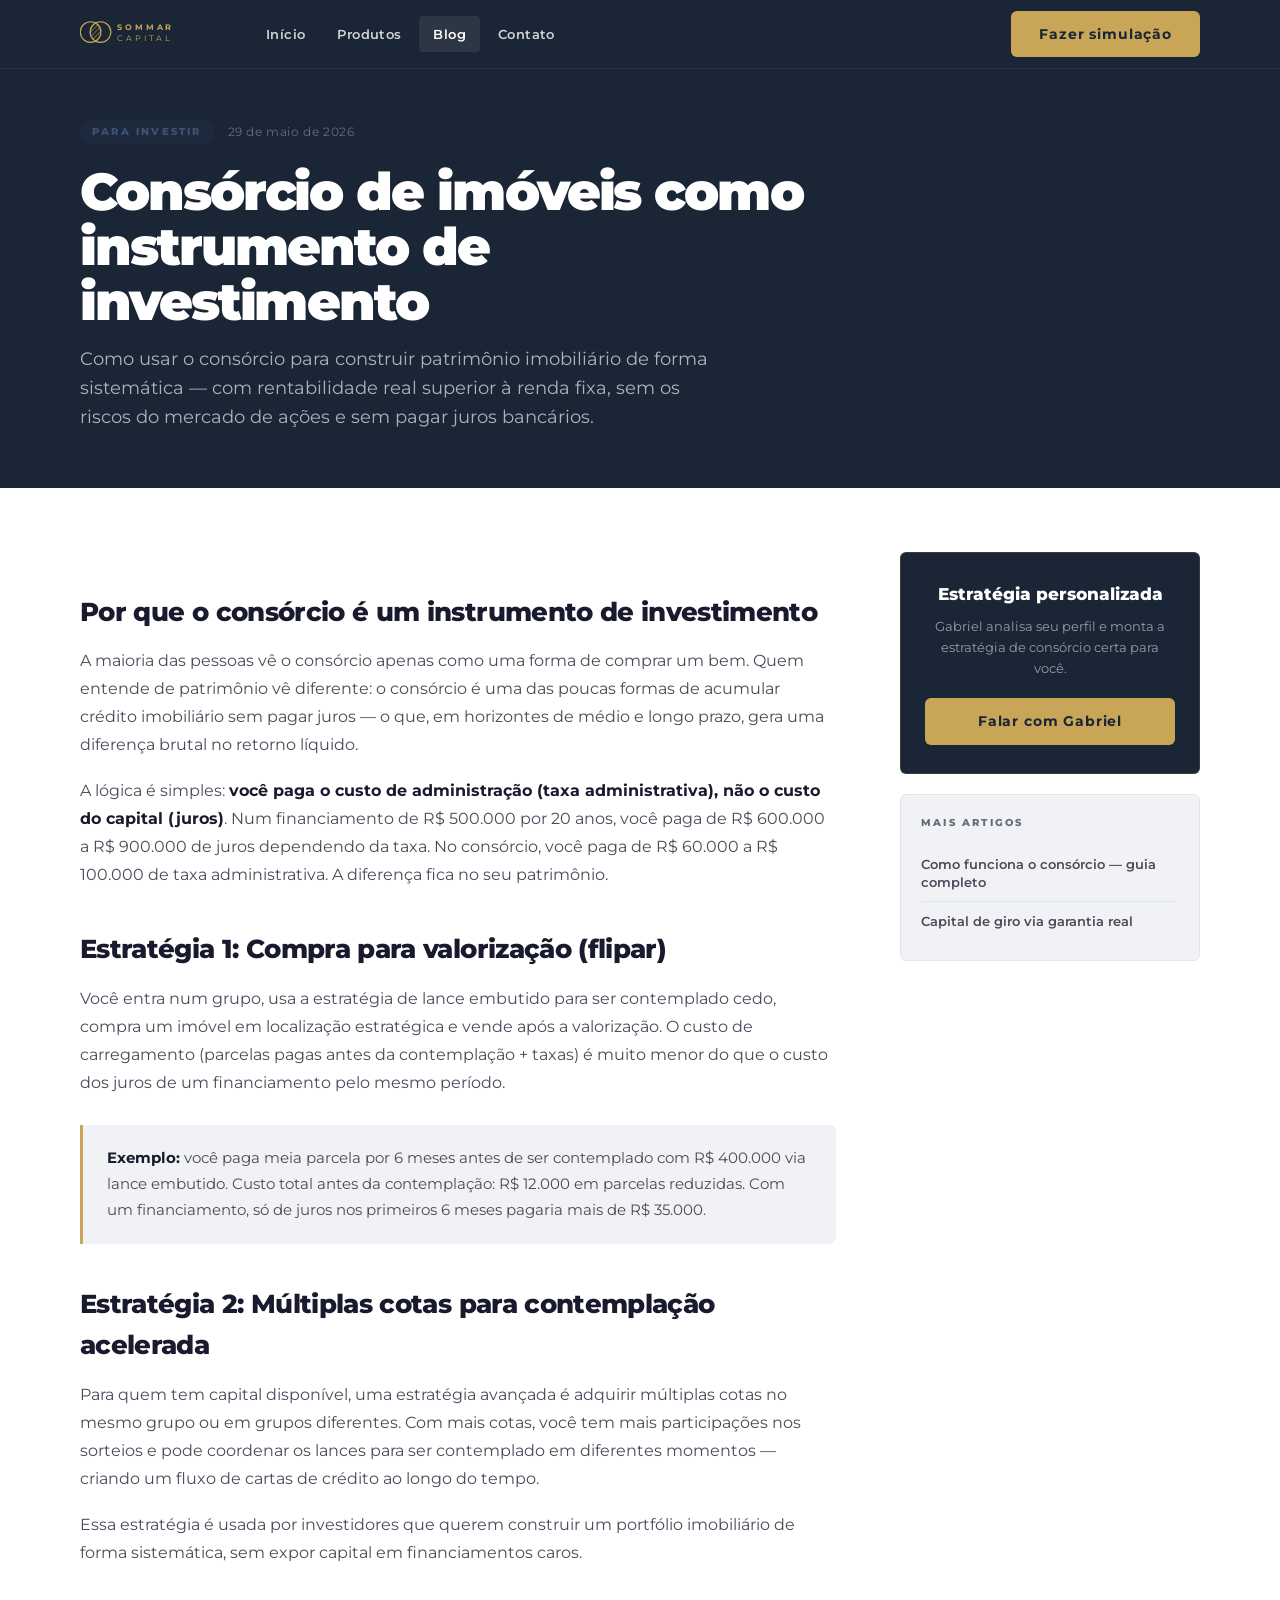
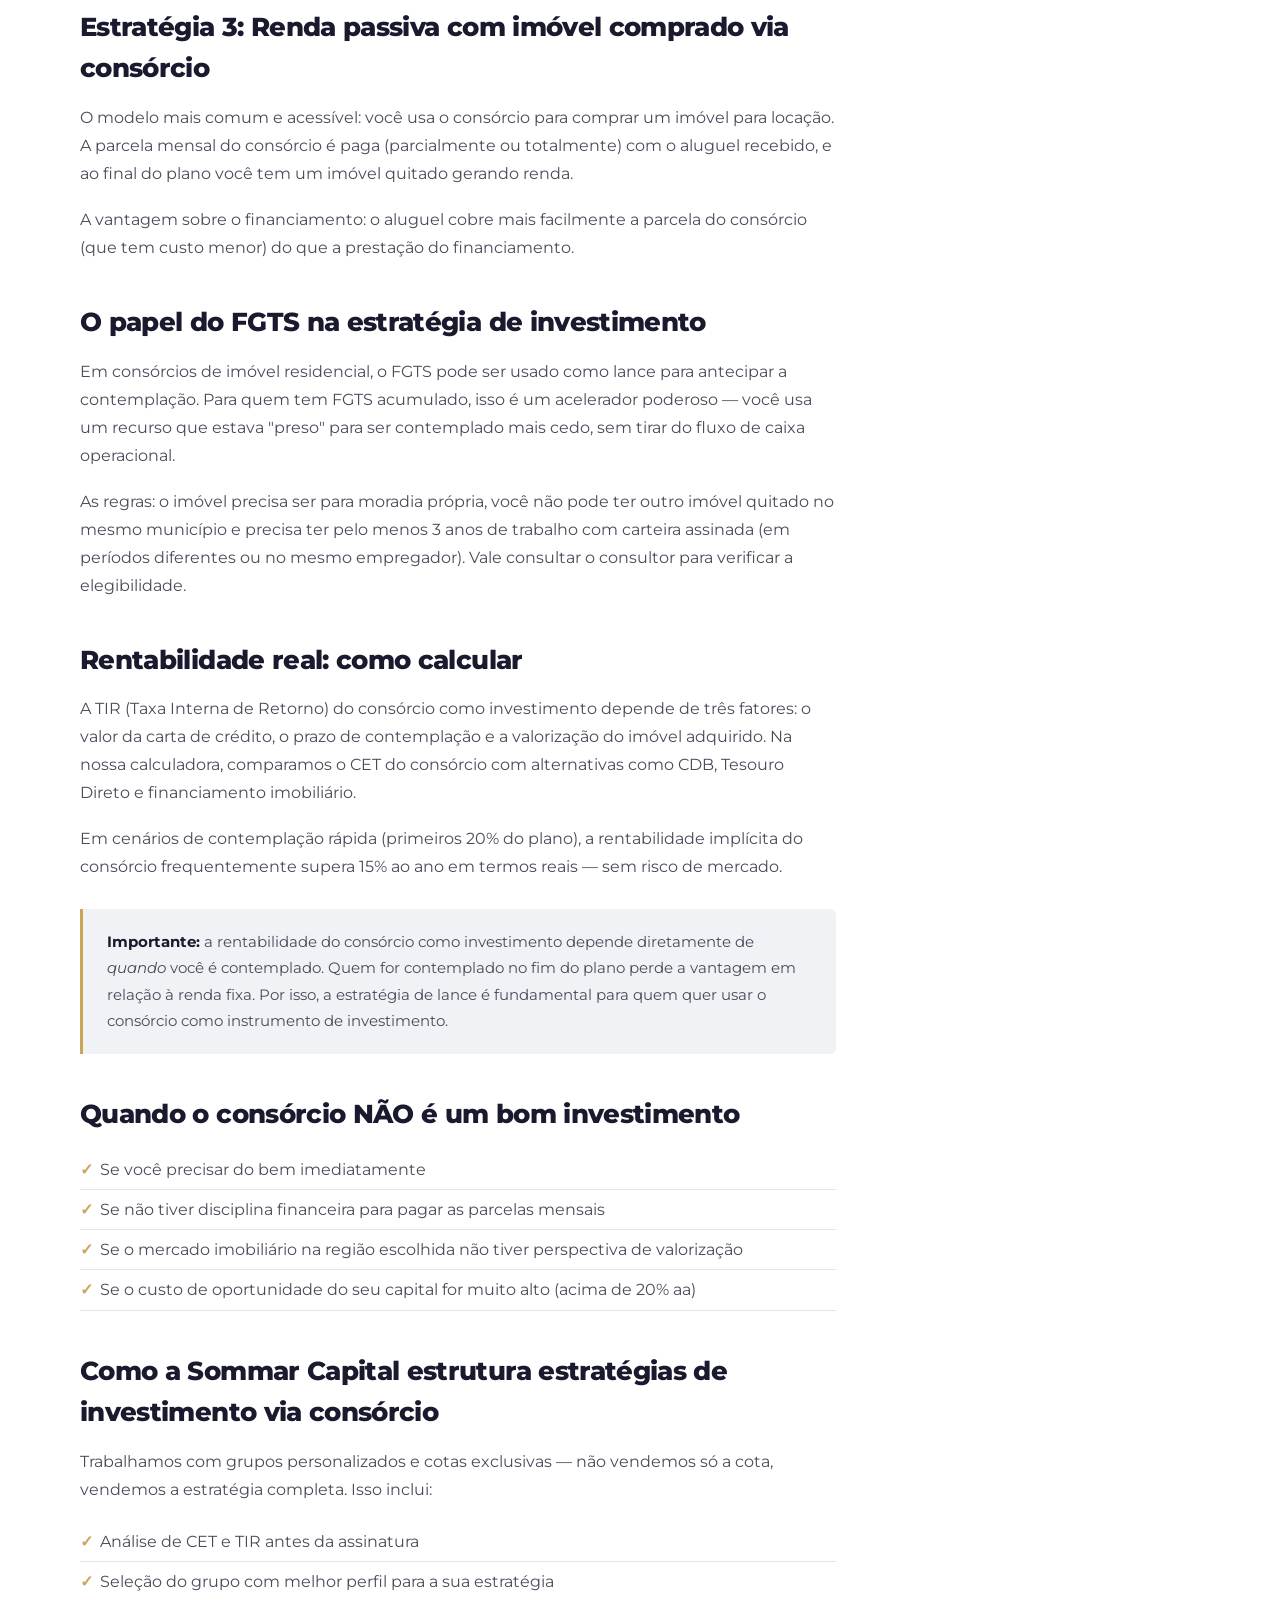
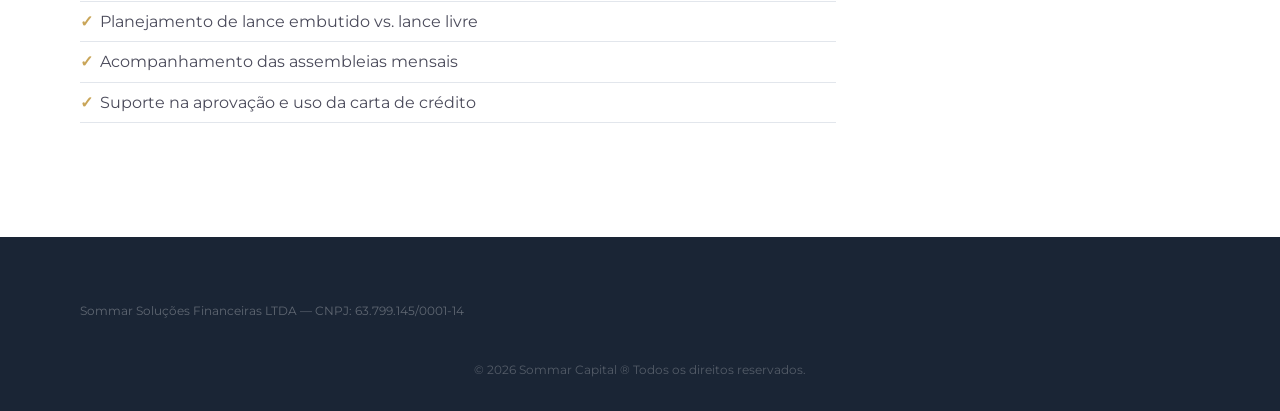
<file: blog/consorcio-imoveis-investimento.html>
<!DOCTYPE html>
<html lang="pt-BR">
<head>
  <meta charset="UTF-8">
  <meta name="viewport" content="width=device-width, initial-scale=1.0">
  <meta name="description" content="Como usar consórcio de imóveis como instrumento de investimento patrimonial — estratégias de lance embutido, múltiplas cotas e rentabilidade real.">
  <title>Consórcio de imóveis como investimento | Sommar Capital</title>
  <link rel="preconnect" href="https://fonts.googleapis.com">
  <link href="https://fonts.googleapis.com/css2?family=Montserrat:wght@400;500;600;700;800;900&display=swap" rel="stylesheet">
  <link rel="stylesheet" href="../css/style.css">
  <link rel="stylesheet" href="blog.css">
</head>
<body>

  <header class="header" id="header">
    <div class="container">
      <div class="header-inner">
        <a href="/" class="logo">
          <svg xmlns="http://www.w3.org/2000/svg" viewBox="0 0 168 40" width="140" height="33">
            <defs>
              <pattern id="hg-h" patternUnits="userSpaceOnUse" width="4" height="4" patternTransform="rotate(45)">
                <line x1="0" y1="0" x2="0" y2="4" stroke="#C9A558" stroke-width="1.2"/>
              </pattern>
              <clipPath id="vc-h">
                <path d="M 18 5.5 A 12.5 12.5 0 0 1 18 28.5 A 12.5 12.5 0 0 1 18 5.5 Z"/>
              </clipPath>
            </defs>
            <circle cx="12" cy="17" r="12.5" fill="none" stroke="#C9A558" stroke-width="1.4"/>
            <circle cx="24" cy="17" r="12.5" fill="none" stroke="#C9A558" stroke-width="1.4"/>
            <rect x="0" y="0" width="36" height="36" fill="url(#hg-h)" clip-path="url(#vc-h)"/>
            <text x="44" y="14" font-family="Montserrat,sans-serif" font-size="10" font-weight="700" letter-spacing="3.5" fill="#C9A558">SOMMAR</text>
            <text x="44" y="28" font-family="Montserrat,sans-serif" font-size="10" font-weight="400" letter-spacing="3.5" fill="#C9A558">CAPITAL</text>
          </svg>
        </a>
        <nav class="nav" id="nav">
          <ul class="nav-list">
            <li><a href="/" class="nav-link">Início</a></li>
            <li><a href="/#produtos" class="nav-link">Produtos</a></li>
            <li><a href="/blog/" class="nav-link active">Blog</a></li>
            <li><a href="/#contato" class="nav-link">Contato</a></li>
          </ul>
        </nav>
        <div class="header-actions">
          <a href="/" class="btn-gold">Fazer simulação</a>
        </div>
        <button class="menu-toggle" id="menu-toggle" aria-label="Menu"><span></span><span></span><span></span></button>
      </div>
    </div>
  </header>

  <section class="article-hero">
    <div class="container">
      <div class="article-meta">
        <span class="blog-tag">PARA INVESTIR</span>
        <span class="blog-date">29 de maio de 2026</span>
      </div>
      <h1>Consórcio de imóveis como<br>instrumento de investimento</h1>
      <p class="article-lead">Como usar o consórcio para construir patrimônio imobiliário de forma sistemática — com rentabilidade real superior à renda fixa, sem os riscos do mercado de ações e sem pagar juros bancários.</p>
    </div>
  </section>

  <section class="article-body">
    <div class="container">
      <div class="article-inner">
        <div class="article-content">

          <h2>Por que o consórcio é um instrumento de investimento</h2>
          <p>A maioria das pessoas vê o consórcio apenas como uma forma de comprar um bem. Quem entende de patrimônio vê diferente: o consórcio é uma das poucas formas de acumular crédito imobiliário sem pagar juros — o que, em horizontes de médio e longo prazo, gera uma diferença brutal no retorno líquido.</p>
          <p>A lógica é simples: <strong>você paga o custo de administração (taxa administrativa), não o custo do capital (juros)</strong>. Num financiamento de R$ 500.000 por 20 anos, você paga de R$ 600.000 a R$ 900.000 de juros dependendo da taxa. No consórcio, você paga de R$ 60.000 a R$ 100.000 de taxa administrativa. A diferença fica no seu patrimônio.</p>

          <h2>Estratégia 1: Compra para valorização (flipar)</h2>
          <p>Você entra num grupo, usa a estratégia de lance embutido para ser contemplado cedo, compra um imóvel em localização estratégica e vende após a valorização. O custo de carregamento (parcelas pagas antes da contemplação + taxas) é muito menor do que o custo dos juros de um financiamento pelo mesmo período.</p>

          <div class="article-callout">
            <p><strong>Exemplo:</strong> você paga meia parcela por 6 meses antes de ser contemplado com R$ 400.000 via lance embutido. Custo total antes da contemplação: R$ 12.000 em parcelas reduzidas. Com um financiamento, só de juros nos primeiros 6 meses pagaria mais de R$ 35.000.</p>
          </div>

          <h2>Estratégia 2: Múltiplas cotas para contemplação acelerada</h2>
          <p>Para quem tem capital disponível, uma estratégia avançada é adquirir múltiplas cotas no mesmo grupo ou em grupos diferentes. Com mais cotas, você tem mais participações nos sorteios e pode coordenar os lances para ser contemplado em diferentes momentos — criando um fluxo de cartas de crédito ao longo do tempo.</p>
          <p>Essa estratégia é usada por investidores que querem construir um portfólio imobiliário de forma sistemática, sem expor capital em financiamentos caros.</p>

          <h2>Estratégia 3: Renda passiva com imóvel comprado via consórcio</h2>
          <p>O modelo mais comum e acessível: você usa o consórcio para comprar um imóvel para locação. A parcela mensal do consórcio é paga (parcialmente ou totalmente) com o aluguel recebido, e ao final do plano você tem um imóvel quitado gerando renda.</p>
          <p>A vantagem sobre o financiamento: o aluguel cobre mais facilmente a parcela do consórcio (que tem custo menor) do que a prestação do financiamento.</p>

          <h2>O papel do FGTS na estratégia de investimento</h2>
          <p>Em consórcios de imóvel residencial, o FGTS pode ser usado como lance para antecipar a contemplação. Para quem tem FGTS acumulado, isso é um acelerador poderoso — você usa um recurso que estava "preso" para ser contemplado mais cedo, sem tirar do fluxo de caixa operacional.</p>
          <p>As regras: o imóvel precisa ser para moradia própria, você não pode ter outro imóvel quitado no mesmo município e precisa ter pelo menos 3 anos de trabalho com carteira assinada (em períodos diferentes ou no mesmo empregador). Vale consultar o consultor para verificar a elegibilidade.</p>

          <h2>Rentabilidade real: como calcular</h2>
          <p>A TIR (Taxa Interna de Retorno) do consórcio como investimento depende de três fatores: o valor da carta de crédito, o prazo de contemplação e a valorização do imóvel adquirido. Na nossa calculadora, comparamos o CET do consórcio com alternativas como CDB, Tesouro Direto e financiamento imobiliário.</p>
          <p>Em cenários de contemplação rápida (primeiros 20% do plano), a rentabilidade implícita do consórcio frequentemente supera 15% ao ano em termos reais — sem risco de mercado.</p>

          <div class="article-callout">
            <p><strong>Importante:</strong> a rentabilidade do consórcio como investimento depende diretamente de <em>quando</em> você é contemplado. Quem for contemplado no fim do plano perde a vantagem em relação à renda fixa. Por isso, a estratégia de lance é fundamental para quem quer usar o consórcio como instrumento de investimento.</p>
          </div>

          <h2>Quando o consórcio NÃO é um bom investimento</h2>
          <ul>
            <li>Se você precisar do bem imediatamente</li>
            <li>Se não tiver disciplina financeira para pagar as parcelas mensais</li>
            <li>Se o mercado imobiliário na região escolhida não tiver perspectiva de valorização</li>
            <li>Se o custo de oportunidade do seu capital for muito alto (acima de 20% aa)</li>
          </ul>

          <h2>Como a Sommar Capital estrutura estratégias de investimento via consórcio</h2>
          <p>Trabalhamos com grupos personalizados e cotas exclusivas — não vendemos só a cota, vendemos a estratégia completa. Isso inclui:</p>
          <ul>
            <li>Análise de CET e TIR antes da assinatura</li>
            <li>Seleção do grupo com melhor perfil para a sua estratégia</li>
            <li>Planejamento de lance embutido vs. lance livre</li>
            <li>Acompanhamento das assembleias mensais</li>
            <li>Suporte na aprovação e uso da carta de crédito</li>
          </ul>

        </div>

        <aside class="article-sidebar">
          <div class="sidebar-cta">
            <h4>Estratégia personalizada</h4>
            <p>Gabriel analisa seu perfil e monta a estratégia de consórcio certa para você.</p>
            <a href="/" class="btn-gold btn-full">Falar com Gabriel</a>
          </div>
          <div class="sidebar-posts">
            <h5>Mais artigos</h5>
            <a href="como-funciona-consorcio.html" class="sidebar-post">Como funciona o consórcio — guia completo</a>
            <a href="capital-de-giro-garantia-real.html" class="sidebar-post">Capital de giro via garantia real</a>
          </div>
        </aside>
      </div>
    </div>
  </section>

  <footer class="footer">
    <div class="container">
      <div class="footer-bottom">
        <div class="footer-legal"><p>Sommar Soluções Financeiras LTDA — CNPJ: 63.799.145/0001-14</p></div>
        <p class="footer-copy">© 2026 Sommar Capital ® Todos os direitos reservados.</p>
      </div>
    </div>
  </footer>

  <script>
    const toggle = document.getElementById('menu-toggle');
    const nav = document.getElementById('nav');
    if (toggle && nav) toggle.addEventListener('click', () => { nav.classList.toggle('open'); toggle.classList.toggle('open'); });
    const header = document.getElementById('header');
    if (header) window.addEventListener('scroll', () => header.classList.toggle('scrolled', window.scrollY > 40), { passive: true });
  </script>
</body>
</html>
</file>
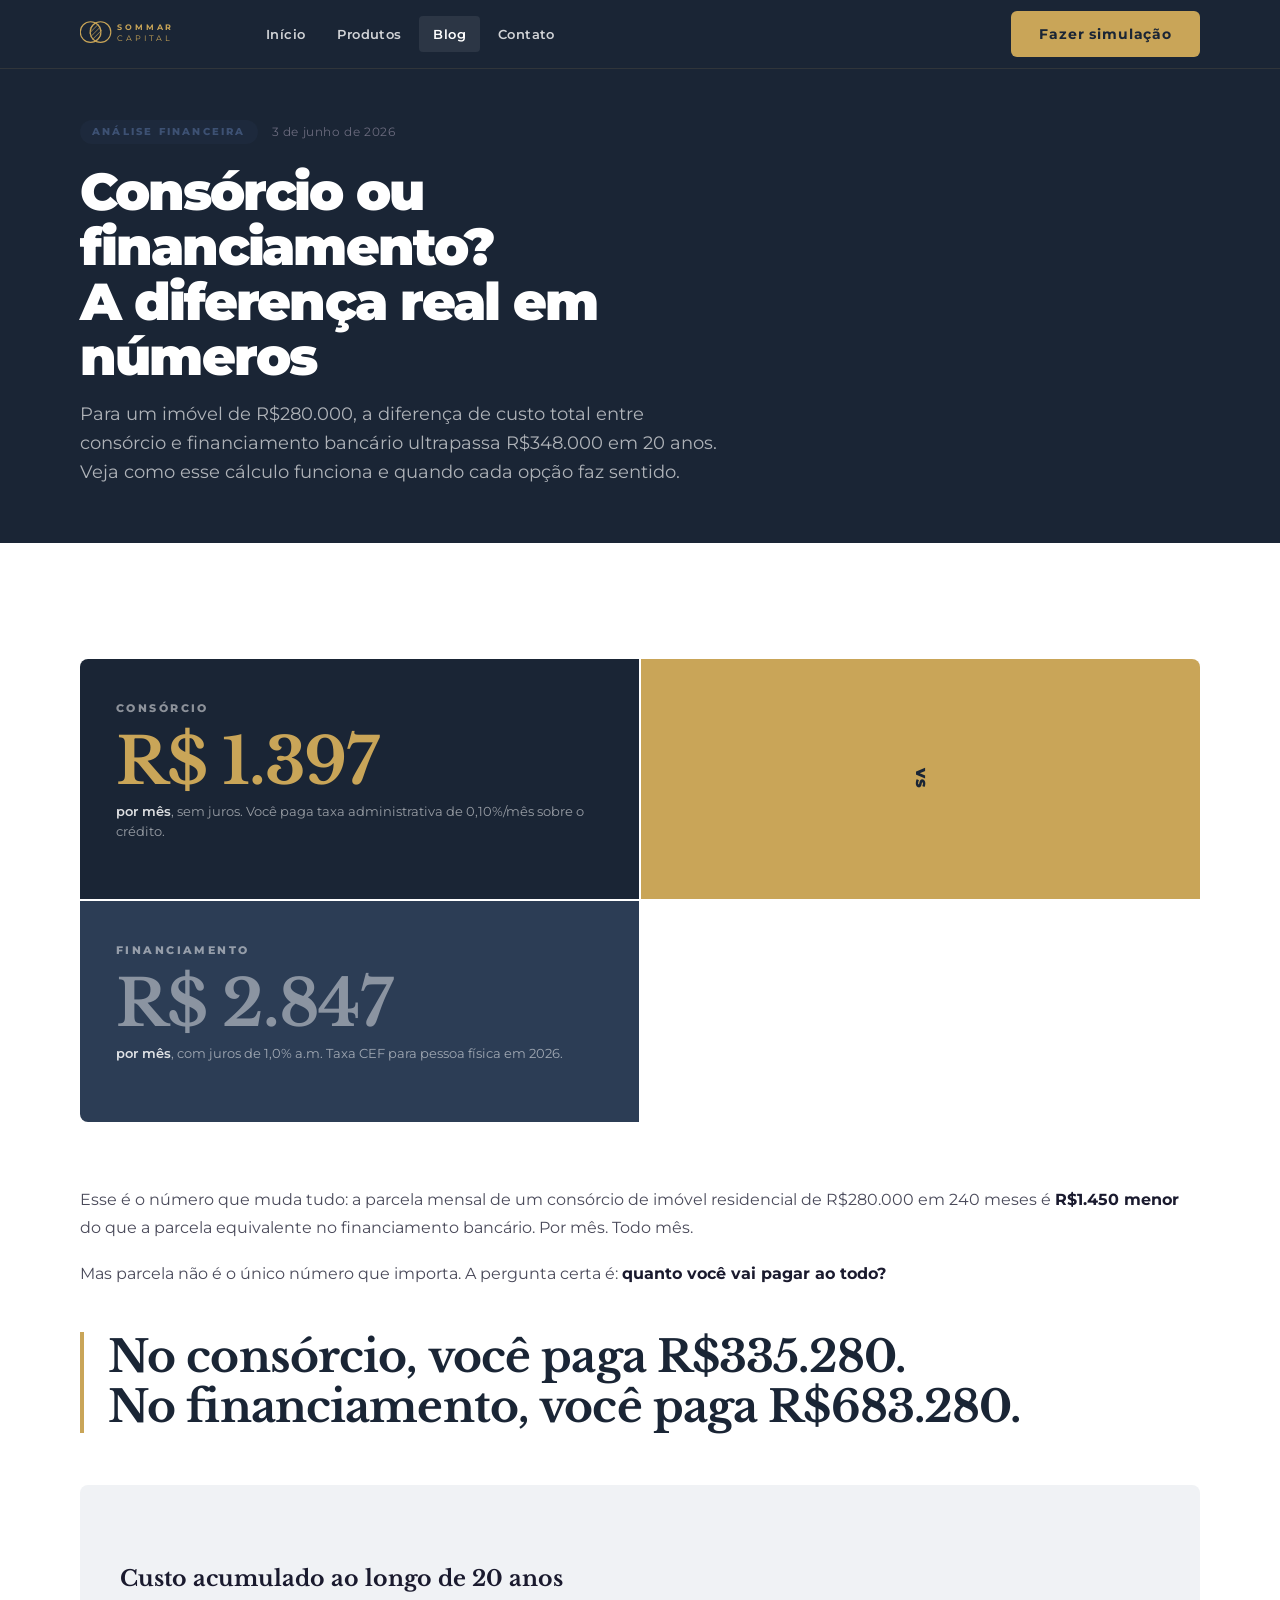
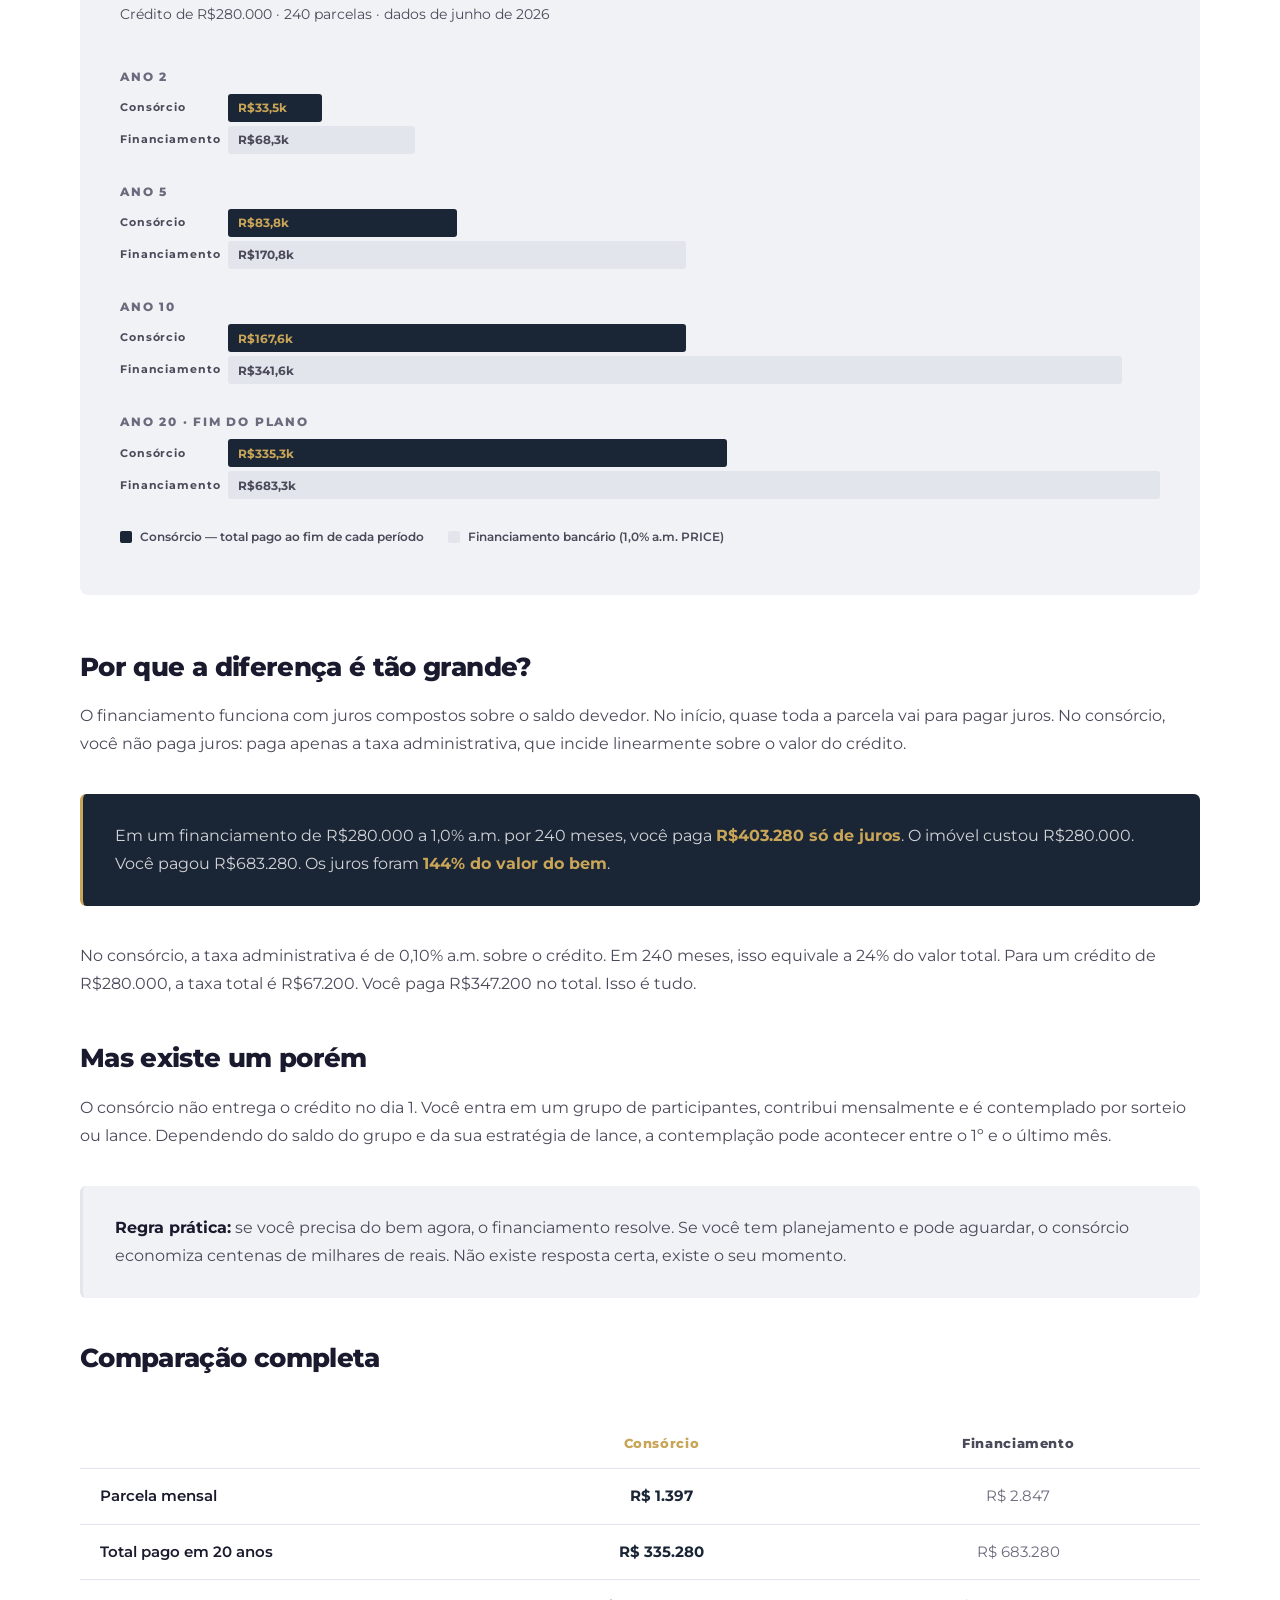
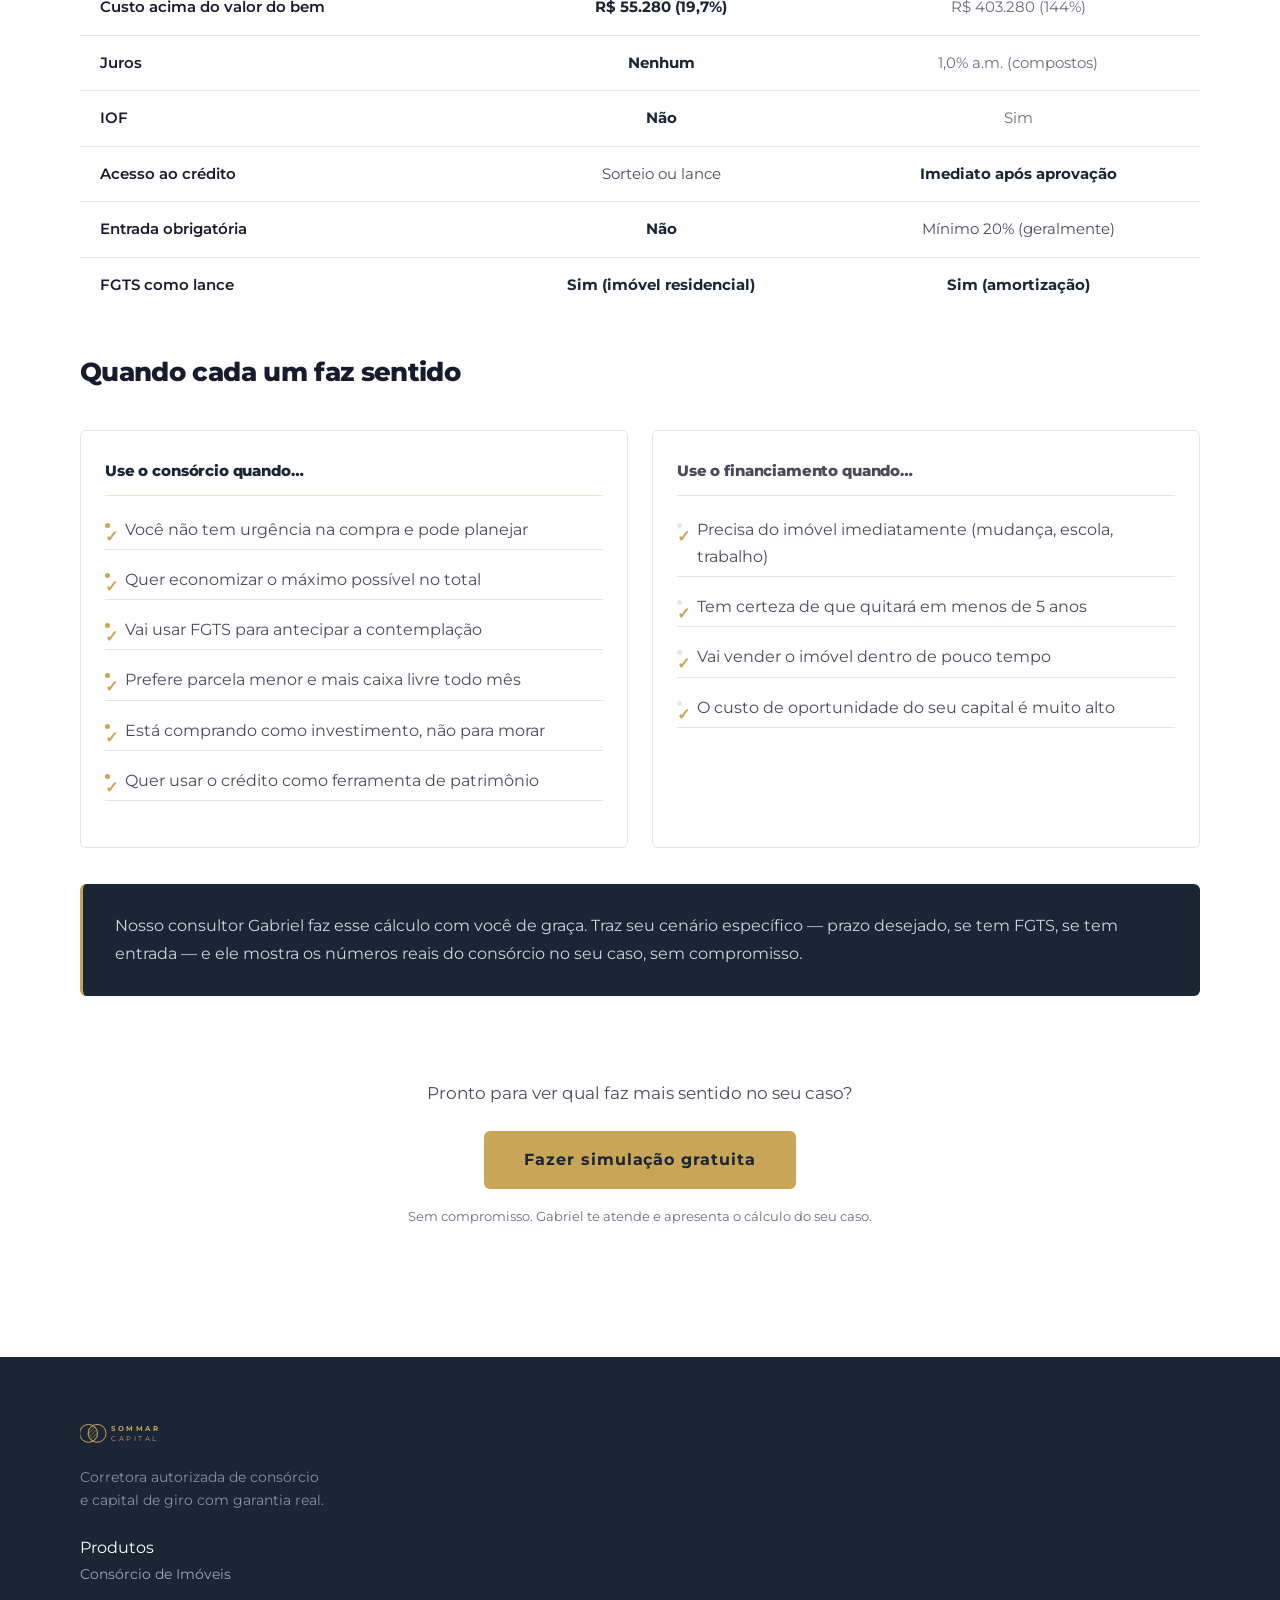
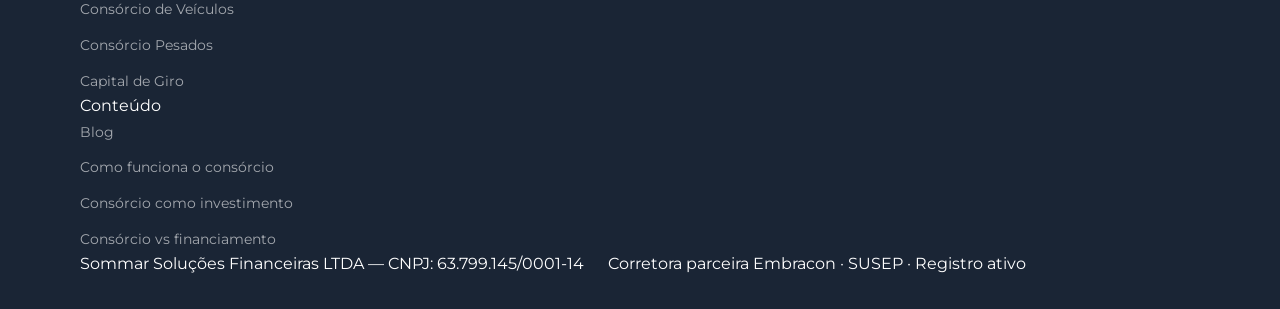
<file: blog/consorcio-vs-financiamento.html>
<!DOCTYPE html>
<html lang="pt-BR">
<head>
  <meta charset="UTF-8">
  <meta name="viewport" content="width=device-width, initial-scale=1.0">
  <meta name="description" content="Consórcio vs financiamento: comparação real de custos, parcelas e total pago. Para um crédito de R$280k, a diferença chega a R$348k no total.">
  <title>Consórcio ou financiamento? A diferença real em números | Sommar Capital</title>
  <link rel="preconnect" href="https://fonts.googleapis.com">
  <link href="https://fonts.googleapis.com/css2?family=Montserrat:wght@400;500;600;700;800;900&family=Libre+Baskerville:wght@400;700&display=swap" rel="stylesheet">
  <link rel="stylesheet" href="../css/style.css">
  <link rel="stylesheet" href="blog.css">
  <style>
    /* ── page-specific infographic styles ───────────────────── */
    .infog-hero-stat {
      display: grid;
      grid-template-columns: 1fr 1fr;
      gap: 2px;
      margin: 52px 0 64px;
      border-radius: 8px;
      overflow: hidden;
    }
    .infog-hero-stat .col {
      padding: 40px 36px;
    }
    .infog-hero-stat .col.consorcio {
      background: #1A2535;
      color: #fff;
    }
    .infog-hero-stat .col.financiamento {
      background: #2C3D55;
      color: #fff;
    }
    .infog-hero-stat .col-label {
      font-size: 11px;
      font-weight: 800;
      letter-spacing: .22em;
      color: rgba(255,255,255,.5);
      margin-bottom: 12px;
    }
    .infog-hero-stat .col-val {
      font-family: 'Libre Baskerville', serif;
      font-size: clamp(40px, 6vw, 64px);
      font-weight: 700;
      letter-spacing: -0.02em;
      line-height: 1;
      margin-bottom: 8px;
    }
    .infog-hero-stat .col.consorcio .col-val { color: #C9A558; }
    .infog-hero-stat .col.financiamento .col-val { color: rgba(255,255,255,.45); }
    .infog-hero-stat .col-sub {
      font-size: 13px;
      color: rgba(255,255,255,.55);
      line-height: 1.5;
    }
    .infog-hero-stat .col-sub strong {
      color: rgba(255,255,255,.85);
      font-weight: 600;
    }
    .infog-hero-stat .vs-bar {
      display: flex;
      align-items: center;
      justify-content: center;
      background: #C9A558;
      color: #1A2535;
      font-size: 13px;
      font-weight: 900;
      letter-spacing: .1em;
      writing-mode: vertical-lr;
      text-orientation: mixed;
      padding: 0 10px;
    }

    /* ── comparison table ─────────────────────────────────── */
    .comp-table {
      width: 100%;
      border-collapse: collapse;
      margin: 40px 0;
      font-size: 15px;
    }
    .comp-table th {
      text-align: left;
      padding: 14px 20px;
      font-size: 11px;
      font-weight: 800;
      letter-spacing: .2em;
      color: var(--text-light);
      border-bottom: 1px solid var(--offwhite-dk);
    }
    .comp-table th:not(:first-child) { text-align: center; }
    .comp-table td {
      padding: 16px 20px;
      border-bottom: 1px solid var(--offwhite-dk);
      color: var(--text-mid);
      line-height: 1.5;
    }
    .comp-table td:first-child { font-weight: 600; color: var(--text); }
    .comp-table td:not(:first-child) { text-align: center; }
    .comp-table tr:last-child td { border-bottom: none; }
    .comp-table .good { color: #1A2535; font-weight: 700; }
    .comp-table .bad  { color: var(--text-light); }
    .comp-table .thead-cols th:nth-child(2) { color: #C9A558; font-size: 13px; letter-spacing: .05em; }
    .comp-table .thead-cols th:nth-child(3) { color: var(--text-mid); font-size: 13px; letter-spacing: .05em; }

    /* ── cost chart ───────────────────────────────────────── */
    .cost-chart-section {
      background: var(--offwhite);
      border-radius: 8px;
      padding: 48px 40px;
      margin: 52px 0;
    }
    .cost-chart-section h3 {
      font-family: 'Libre Baskerville', serif;
      font-size: 22px;
      font-weight: 700;
      color: var(--text);
      margin-bottom: 6px;
    }
    .cost-chart-section .chart-sub {
      font-size: 14px;
      color: var(--text-mid);
      margin-bottom: 40px;
    }
    .chart-row {
      margin-bottom: 28px;
    }
    .chart-row-label {
      display: flex;
      justify-content: space-between;
      align-items: baseline;
      margin-bottom: 8px;
    }
    .chart-year {
      font-size: 12px;
      font-weight: 800;
      letter-spacing: .15em;
      color: var(--text-light);
    }
    .chart-bars { display: flex; flex-direction: column; gap: 4px; }
    .chart-bar-wrap {
      display: flex;
      align-items: center;
      gap: 12px;
    }
    .chart-bar-tag {
      font-size: 11px;
      font-weight: 700;
      letter-spacing: .08em;
      width: 96px;
      flex-shrink: 0;
      color: var(--text-mid);
    }
    .chart-bar {
      height: 28px;
      border-radius: 3px;
      display: flex;
      align-items: center;
      padding: 0 10px;
      transition: width .6s cubic-bezier(0.16,1,.3,1);
      min-width: 40px;
    }
    .chart-bar.bar-consorcio { background: #1A2535; }
    .chart-bar.bar-financiamento { background: #E2E6EC; }
    .chart-bar-val {
      font-size: 12px;
      font-weight: 700;
      white-space: nowrap;
    }
    .chart-bar.bar-consorcio .chart-bar-val { color: #C9A558; }
    .chart-bar.bar-financiamento .chart-bar-val { color: var(--text-mid); }
    .chart-legend {
      display: flex;
      gap: 24px;
      margin-top: 28px;
    }
    .chart-legend-item {
      display: flex;
      align-items: center;
      gap: 8px;
      font-size: 12px;
      font-weight: 600;
      color: var(--text-mid);
    }
    .chart-legend-dot {
      width: 12px;
      height: 12px;
      border-radius: 2px;
      flex-shrink: 0;
    }

    /* ── callout boxes ────────────────────────────────────── */
    .callout {
      padding: 28px 32px;
      border-radius: 6px;
      margin: 36px 0;
      border-left: 3px solid;
    }
    .callout.insight {
      background: #1A2535;
      border-color: #C9A558;
    }
    .callout.insight p, .callout.insight li {
      color: rgba(255,255,255,.8);
      margin: 0;
    }
    .callout.insight strong { color: #C9A558; }
    .callout.warning {
      background: var(--offwhite);
      border-color: var(--offwhite-dk);
    }
    .callout.warning p { color: var(--text-mid); margin: 0; }
    .callout.warning strong { color: var(--text); }

    /* ── article body overrides ───────────────────────────── */
    .article-body .savings-highlight {
      font-family: 'Libre Baskerville', serif;
      font-size: clamp(28px, 4vw, 44px);
      font-weight: 700;
      color: var(--navy-deep);
      letter-spacing: -0.02em;
      line-height: 1.15;
      border-left: 4px solid #C9A558;
      padding-left: 24px;
      margin: 44px 0;
    }

    /* ── when-to-use grid ─────────────────────────────────── */
    .when-grid {
      display: grid;
      grid-template-columns: 1fr 1fr;
      gap: 24px;
      margin: 36px 0;
    }
    .when-card {
      padding: 28px 24px;
      border-radius: 6px;
      border: 1px solid var(--offwhite-dk);
    }
    .when-card h4 {
      font-size: 15px;
      font-weight: 800;
      letter-spacing: -0.01em;
      margin-bottom: 14px;
      padding-bottom: 12px;
      border-bottom: 1px solid var(--offwhite-dk);
    }
    .when-card.consorcio h4 { color: #1A2535; border-color: rgba(201,165,88,.3); }
    .when-card.financiamento h4 { color: var(--text-mid); }
    .when-card ul { list-style: none; display: flex; flex-direction: column; gap: 10px; }
    .when-card li {
      font-size: 14px;
      line-height: 1.5;
      color: var(--text-mid);
      display: flex;
      gap: 10px;
    }
    .when-card li::before {
      content: '';
      width: 5px;
      height: 5px;
      border-radius: 50%;
      flex-shrink: 0;
      margin-top: 7px;
    }
    .when-card.consorcio li::before { background: #C9A558; }
    .when-card.financiamento li::before { background: var(--offwhite-dk); }

    @media (max-width: 640px) {
      .infog-hero-stat { grid-template-columns: 1fr; }
      .infog-hero-stat .vs-bar { writing-mode: horizontal-tb; padding: 12px 20px; }
      .cost-chart-section { padding: 32px 24px; }
      .when-grid { grid-template-columns: 1fr; }
      .comp-table { font-size: 13px; }
      .comp-table th, .comp-table td { padding: 12px 12px; }
    }
  </style>
</head>
<body>

  <header class="header" id="header">
    <div class="container">
      <div class="header-inner">
        <a href="/" class="logo" aria-label="Sommar Capital — Início">
          <svg xmlns="http://www.w3.org/2000/svg" viewBox="0 0 168 40" width="140" height="33">
            <defs>
              <pattern id="hg-b" patternUnits="userSpaceOnUse" width="4" height="4" patternTransform="rotate(45)">
                <line x1="0" y1="0" x2="0" y2="4" stroke="#C9A558" stroke-width="1.2"/>
              </pattern>
              <clipPath id="vc-b">
                <path d="M 18 5.5 A 12.5 12.5 0 0 1 18 28.5 A 12.5 12.5 0 0 1 18 5.5 Z"/>
              </clipPath>
            </defs>
            <circle cx="12" cy="17" r="12.5" fill="none" stroke="#C9A558" stroke-width="1.4"/>
            <circle cx="24" cy="17" r="12.5" fill="none" stroke="#C9A558" stroke-width="1.4"/>
            <rect x="0" y="0" width="36" height="36" fill="url(#hg-b)" clip-path="url(#vc-b)"/>
            <text x="44" y="14" font-family="Montserrat,sans-serif" font-size="10" font-weight="700" letter-spacing="3.5" fill="#C9A558">SOMMAR</text>
            <text x="44" y="28" font-family="Montserrat,sans-serif" font-size="10" font-weight="400" letter-spacing="3.5" fill="#C9A558">CAPITAL</text>
          </svg>
        </a>
        <nav class="nav" id="nav">
          <ul class="nav-list">
            <li><a href="/" class="nav-link">Início</a></li>
            <li><a href="/#produtos" class="nav-link">Produtos</a></li>
            <li><a href="/blog/" class="nav-link active">Blog</a></li>
            <li><a href="/#contato" class="nav-link">Contato</a></li>
          </ul>
        </nav>
        <div class="header-actions">
          <a href="/#simulacao" class="btn-gold" onclick="openModal('modal-simulacao'); return false;">Fazer simulação</a>
        </div>
        <button class="menu-toggle" id="menu-toggle" aria-label="Menu"><span></span><span></span><span></span></button>
      </div>
    </div>
  </header>

  <!-- ARTICLE HERO -->
  <section class="article-hero">
    <div class="container">
      <div class="article-meta">
        <span class="blog-tag">ANÁLISE FINANCEIRA</span>
        <span class="blog-date">3 de junho de 2026</span>
      </div>
      <h1>Consórcio ou financiamento?<br>A diferença real em números</h1>
      <p class="article-lead">Para um imóvel de R$280.000, a diferença de custo total entre consórcio e financiamento bancário ultrapassa R$348.000 em 20 anos. Veja como esse cálculo funciona e quando cada opção faz sentido.</p>
    </div>
  </section>

  <!-- MAIN ARTICLE BODY -->
  <main class="article-content">
    <div class="container">
      <div class="article-body">

        <!-- HERO COMPARISON STAT -->
        <div class="infog-hero-stat" role="img" aria-label="Comparação de parcelas: Consórcio R$1.397 vs Financiamento R$2.847 por mês">
          <div class="col consorcio">
            <p class="col-label">CONSÓRCIO</p>
            <p class="col-val">R$&nbsp;1.397</p>
            <p class="col-sub"><strong>por mês</strong>, sem juros. Você paga taxa administrativa de 0,10%/mês sobre o crédito.</p>
          </div>
          <div class="vs-bar" aria-hidden="true">VS</div>
          <div class="col financiamento">
            <p class="col-label">FINANCIAMENTO</p>
            <p class="col-val">R$&nbsp;2.847</p>
            <p class="col-sub"><strong>por mês</strong>, com juros de 1,0% a.m. Taxa CEF para pessoa física em 2026.</p>
          </div>
        </div>

        <p>Esse é o número que muda tudo: a parcela mensal de um consórcio de imóvel residencial de R$280.000 em 240 meses é <strong>R$1.450 menor</strong> do que a parcela equivalente no financiamento bancário. Por mês. Todo mês.</p>

        <p>Mas parcela não é o único número que importa. A pergunta certa é: <strong>quanto você vai pagar ao todo?</strong></p>

        <div class="savings-highlight">
          No consórcio, você paga R$335.280.<br>No financiamento, você paga R$683.280.
        </div>

        <!-- COST EVOLUTION CHART -->
        <div class="cost-chart-section">
          <h3>Custo acumulado ao longo de 20 anos</h3>
          <p class="chart-sub">Crédito de R$280.000 · 240 parcelas · dados de junho de 2026</p>

          <div class="chart-row">
            <div class="chart-row-label">
              <span class="chart-year">ANO 2</span>
            </div>
            <div class="chart-bars">
              <div class="chart-bar-wrap">
                <span class="chart-bar-tag">Consórcio</span>
                <div class="chart-bar bar-consorcio" style="width: 9%">
                  <span class="chart-bar-val">R$33,5k</span>
                </div>
              </div>
              <div class="chart-bar-wrap">
                <span class="chart-bar-tag">Financiamento</span>
                <div class="chart-bar bar-financiamento" style="width: 18%">
                  <span class="chart-bar-val">R$68,3k</span>
                </div>
              </div>
            </div>
          </div>

          <div class="chart-row">
            <div class="chart-row-label">
              <span class="chart-year">ANO 5</span>
            </div>
            <div class="chart-bars">
              <div class="chart-bar-wrap">
                <span class="chart-bar-tag">Consórcio</span>
                <div class="chart-bar bar-consorcio" style="width: 22%">
                  <span class="chart-bar-val">R$83,8k</span>
                </div>
              </div>
              <div class="chart-bar-wrap">
                <span class="chart-bar-tag">Financiamento</span>
                <div class="chart-bar bar-financiamento" style="width: 44%">
                  <span class="chart-bar-val">R$170,8k</span>
                </div>
              </div>
            </div>
          </div>

          <div class="chart-row">
            <div class="chart-row-label">
              <span class="chart-year">ANO 10</span>
            </div>
            <div class="chart-bars">
              <div class="chart-bar-wrap">
                <span class="chart-bar-tag">Consórcio</span>
                <div class="chart-bar bar-consorcio" style="width: 44%">
                  <span class="chart-bar-val">R$167,6k</span>
                </div>
              </div>
              <div class="chart-bar-wrap">
                <span class="chart-bar-tag">Financiamento</span>
                <div class="chart-bar bar-financiamento" style="width: 86%">
                  <span class="chart-bar-val">R$341,6k</span>
                </div>
              </div>
            </div>
          </div>

          <div class="chart-row">
            <div class="chart-row-label">
              <span class="chart-year">ANO 20 · FIM DO PLANO</span>
            </div>
            <div class="chart-bars">
              <div class="chart-bar-wrap">
                <span class="chart-bar-tag">Consórcio</span>
                <div class="chart-bar bar-consorcio" style="width: 48%">
                  <span class="chart-bar-val">R$335,3k</span>
                </div>
              </div>
              <div class="chart-bar-wrap">
                <span class="chart-bar-tag">Financiamento</span>
                <div class="chart-bar bar-financiamento" style="width: 100%">
                  <span class="chart-bar-val">R$683,3k</span>
                </div>
              </div>
            </div>
          </div>

          <div class="chart-legend">
            <div class="chart-legend-item">
              <div class="chart-legend-dot" style="background:#1A2535"></div>
              Consórcio — total pago ao fim de cada período
            </div>
            <div class="chart-legend-item">
              <div class="chart-legend-dot" style="background:#E2E6EC"></div>
              Financiamento bancário (1,0% a.m. PRICE)
            </div>
          </div>
        </div>

        <h2>Por que a diferença é tão grande?</h2>

        <p>O financiamento funciona com juros compostos sobre o saldo devedor. No início, quase toda a parcela vai para pagar juros. No consórcio, você não paga juros: paga apenas a taxa administrativa, que incide linearmente sobre o valor do crédito.</p>

        <div class="callout insight">
          <p>Em um financiamento de R$280.000 a 1,0% a.m. por 240 meses, você paga <strong>R$403.280 só de juros</strong>. O imóvel custou R$280.000. Você pagou R$683.280. Os juros foram <strong>144% do valor do bem</strong>.</p>
        </div>

        <p>No consórcio, a taxa administrativa é de 0,10% a.m. sobre o crédito. Em 240 meses, isso equivale a 24% do valor total. Para um crédito de R$280.000, a taxa total é R$67.200. Você paga R$347.200 no total. Isso é tudo.</p>

        <h2>Mas existe um porém</h2>

        <p>O consórcio não entrega o crédito no dia 1. Você entra em um grupo de participantes, contribui mensalmente e é contemplado por sorteio ou lance. Dependendo do saldo do grupo e da sua estratégia de lance, a contemplação pode acontecer entre o 1º e o último mês.</p>

        <div class="callout warning">
          <p><strong>Regra prática:</strong> se você precisa do bem agora, o financiamento resolve. Se você tem planejamento e pode aguardar, o consórcio economiza centenas de milhares de reais. Não existe resposta certa, existe o seu momento.</p>
        </div>

        <h2>Comparação completa</h2>

        <table class="comp-table" role="table">
          <thead>
            <tr class="thead-cols">
              <th></th>
              <th>Consórcio</th>
              <th>Financiamento</th>
            </tr>
          </thead>
          <tbody>
            <tr>
              <td>Parcela mensal</td>
              <td class="good">R$ 1.397</td>
              <td class="bad">R$ 2.847</td>
            </tr>
            <tr>
              <td>Total pago em 20 anos</td>
              <td class="good">R$ 335.280</td>
              <td class="bad">R$ 683.280</td>
            </tr>
            <tr>
              <td>Custo acima do valor do bem</td>
              <td class="good">R$ 55.280 (19,7%)</td>
              <td class="bad">R$ 403.280 (144%)</td>
            </tr>
            <tr>
              <td>Juros</td>
              <td class="good">Nenhum</td>
              <td class="bad">1,0% a.m. (compostos)</td>
            </tr>
            <tr>
              <td>IOF</td>
              <td class="good">Não</td>
              <td class="bad">Sim</td>
            </tr>
            <tr>
              <td>Acesso ao crédito</td>
              <td>Sorteio ou lance</td>
              <td class="good">Imediato após aprovação</td>
            </tr>
            <tr>
              <td>Entrada obrigatória</td>
              <td class="good">Não</td>
              <td>Mínimo 20% (geralmente)</td>
            </tr>
            <tr>
              <td>FGTS como lance</td>
              <td class="good">Sim (imóvel residencial)</td>
              <td class="good">Sim (amortização)</td>
            </tr>
          </tbody>
        </table>

        <h2>Quando cada um faz sentido</h2>

        <div class="when-grid">
          <div class="when-card consorcio">
            <h4>Use o consórcio quando…</h4>
            <ul>
              <li>Você não tem urgência na compra e pode planejar</li>
              <li>Quer economizar o máximo possível no total</li>
              <li>Vai usar FGTS para antecipar a contemplação</li>
              <li>Prefere parcela menor e mais caixa livre todo mês</li>
              <li>Está comprando como investimento, não para morar</li>
              <li>Quer usar o crédito como ferramenta de patrimônio</li>
            </ul>
          </div>
          <div class="when-card financiamento">
            <h4>Use o financiamento quando…</h4>
            <ul>
              <li>Precisa do imóvel imediatamente (mudança, escola, trabalho)</li>
              <li>Tem certeza de que quitará em menos de 5 anos</li>
              <li>Vai vender o imóvel dentro de pouco tempo</li>
              <li>O custo de oportunidade do seu capital é muito alto</li>
            </ul>
          </div>
        </div>

        <div class="callout insight">
          <p>Nosso consultor Gabriel faz esse cálculo com você de graça. Traz seu cenário específico — prazo desejado, se tem FGTS, se tem entrada — e ele mostra os números reais do consórcio no seu caso, sem compromisso.</p>
        </div>

        <!-- CTA -->
        <div style="text-align:center; padding: 48px 0 16px;">
          <p style="font-size:17px; color:var(--text-mid); margin-bottom:24px; line-height:1.6">Pronto para ver qual faz mais sentido no seu caso?</p>
          <a href="/#simulacao" class="btn-gold" style="display:inline-block; font-size:16px; padding:16px 40px;" onclick="openModal('modal-simulacao'); return false;">
            Fazer simulação gratuita
          </a>
          <p style="font-size:13px; color:var(--text-light); margin-top:16px;">Sem compromisso. Gabriel te atende e apresenta o cálculo do seu caso.</p>
        </div>

      </div>
    </div>
  </main>

  <footer class="footer">
    <div class="container">
      <div class="footer-inner">
        <div class="footer-brand">
          <a href="/" class="logo" aria-label="Sommar Capital">
            <svg xmlns="http://www.w3.org/2000/svg" viewBox="0 0 168 40" width="120" height="29">
              <defs>
                <pattern id="hg-f" patternUnits="userSpaceOnUse" width="4" height="4" patternTransform="rotate(45)">
                  <line x1="0" y1="0" x2="0" y2="4" stroke="#C9A558" stroke-width="1.2"/>
                </pattern>
                <clipPath id="vc-f">
                  <path d="M 18 5.5 A 12.5 12.5 0 0 1 18 28.5 A 12.5 12.5 0 0 1 18 5.5 Z"/>
                </clipPath>
              </defs>
              <circle cx="12" cy="17" r="12.5" fill="none" stroke="#C9A558" stroke-width="1.4"/>
              <circle cx="24" cy="17" r="12.5" fill="none" stroke="#C9A558" stroke-width="1.4"/>
              <rect x="0" y="0" width="36" height="36" fill="url(#hg-f)" clip-path="url(#vc-f)"/>
              <text x="44" y="14" font-family="Montserrat,sans-serif" font-size="10" font-weight="700" letter-spacing="3.5" fill="#C9A558">SOMMAR</text>
              <text x="44" y="28" font-family="Montserrat,sans-serif" font-size="10" font-weight="400" letter-spacing="3.5" fill="#C9A558">CAPITAL</text>
            </svg>
          </a>
          <p class="footer-tagline">Corretora autorizada de consórcio<br>e capital de giro com garantia real.</p>
        </div>
        <div class="footer-links">
          <div class="footer-col">
            <p class="footer-col-title">Produtos</p>
            <ul>
              <li><a href="/#produtos">Consórcio de Imóveis</a></li>
              <li><a href="/#produtos">Consórcio de Veículos</a></li>
              <li><a href="/#produtos">Consórcio Pesados</a></li>
              <li><a href="/#produtos">Capital de Giro</a></li>
            </ul>
          </div>
          <div class="footer-col">
            <p class="footer-col-title">Conteúdo</p>
            <ul>
              <li><a href="/blog/">Blog</a></li>
              <li><a href="/blog/como-funciona-consorcio.html">Como funciona o consórcio</a></li>
              <li><a href="/blog/consorcio-imoveis-investimento.html">Consórcio como investimento</a></li>
              <li><a href="/blog/consorcio-vs-financiamento.html">Consórcio vs financiamento</a></li>
            </ul>
          </div>
        </div>
      </div>
      <div class="footer-bottom">
        <p>Sommar Soluções Financeiras LTDA — CNPJ: 63.799.145/0001-14</p>
        <p>Corretora parceira Embracon · SUSEP · Registro ativo</p>
      </div>
    </div>
  </footer>

  <script src="../js/main.js"></script>
  <script>
    // scroll header
    (function () {
      const h = document.getElementById('header');
      if (!h) return;
      window.addEventListener('scroll', () => h.classList.toggle('scrolled', window.scrollY > 40), { passive: true });
    })();
    // mobile menu
    (function () {
      const toggle = document.getElementById('menu-toggle');
      const nav = document.getElementById('nav');
      if (!toggle || !nav) return;
      toggle.addEventListener('click', () => {
        const open = nav.classList.toggle('open');
        toggle.classList.toggle('open', open);
        toggle.setAttribute('aria-expanded', open);
      });
    })();
  </script>
</body>
</html>
</file>
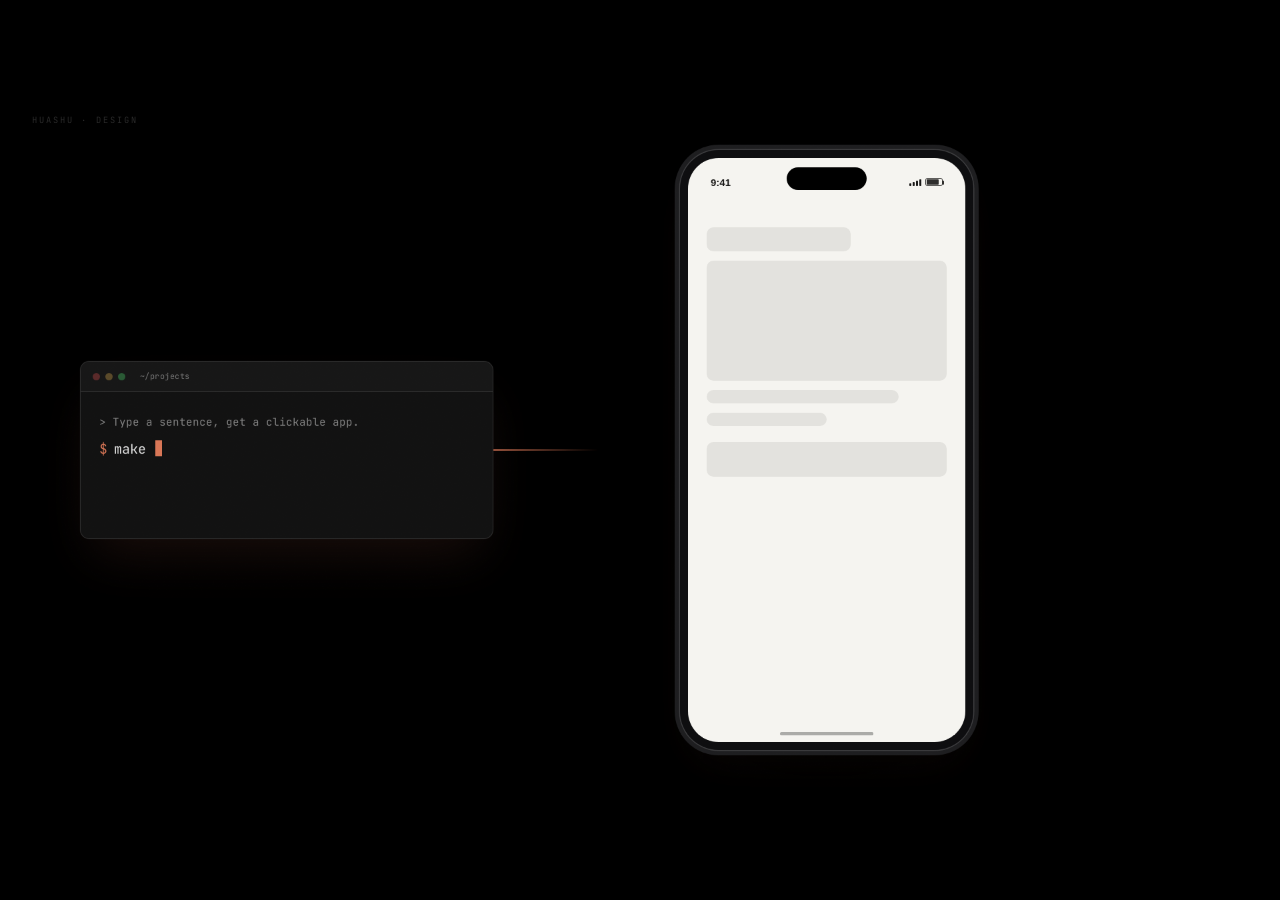
<file: .agents/skills/huashu-design/demos/c1-ios-prototype-en.html>
<!doctype html>
<html lang="en">
<head>
<meta charset="utf-8" />
<title>huashu-design V2 · c1-ios-prototype · EN</title>
<link rel="preconnect" href="https://fonts.googleapis.com">
<link rel="preconnect" href="https://fonts.gstatic.com" crossorigin>
<link href="https://fonts.googleapis.com/css2?family=Source+Serif+4:ital,opsz,wght@0,8..60,300..700;1,8..60,300..700&family=Noto+Serif+SC:wght@300;400;500;600&family=Inter:wght@100;200;300;400;500;600;700;800&family=JetBrains+Mono:wght@400;500&display=swap" rel="stylesheet">
<style>
  :root {
    --bg: #000000;
    --ink: #FFFFFF;
    --ink-80: rgba(255,255,255,0.82);
    --ink-60: rgba(255,255,255,0.58);
    --muted: rgba(255,255,255,0.40);
    --dim: rgba(255,255,255,0.18);
    --hairline: rgba(255,255,255,0.12);
    --accent: #D97757;
    --accent-deep: #B85D3D;
    --cd-bg: #F5F4F0;
    --cd-ink: #1A1918;
    --cd-dim: #8B867E;
    --cd-green: #2D4A3A;

    --serif-en: "Source Serif 4", Georgia, serif;
    --serif-cn: "Noto Serif SC", "Songti SC", serif;
    --sans: "Inter", -apple-system, "PingFang SC", sans-serif;
    --mono: "JetBrains Mono", "SF Mono", ui-monospace, monospace;
  }
  html, body {
    margin: 0; padding: 0;
    background: #000;
    overflow: hidden;
    font-family: var(--sans);
    color: var(--ink);
    -webkit-font-smoothing: antialiased;
  }
  * { box-sizing: border-box; }

  .stage {
    position: fixed;
    top: 50%; left: 50%;
    width: 1920px; height: 1080px;
    transform-origin: center center;
    background: var(--bg);
    overflow: hidden;
  }

  /* Film grain */
  .stage::after {
    content: '';
    position: absolute; inset: 0;
    background-image: url("data:image/svg+xml;utf8,<svg xmlns='http://www.w3.org/2000/svg' width='200' height='200'><filter id='n'><feTurbulence type='fractalNoise' baseFrequency='0.9' numOctaves='2' stitchTiles='stitch'/></filter><rect width='200' height='200' filter='url(%23n)' opacity='0.4'/></svg>");
    opacity: 0.02;
    pointer-events: none;
    mix-blend-mode: overlay;
    z-index: 200;
  }

  /* Watermark — always on top, adapts in brand reveal (handled by JS) */
  .watermark {
    position: absolute;
    top: 36px; left: 48px;
    font-family: var(--mono);
    font-size: 13px;
    letter-spacing: 0.2em;
    color: rgba(255,255,255,0.16);
    text-transform: uppercase;
    z-index: 400;
    pointer-events: none;
    transition: color 0.4s;
  }
  .watermark.on-light { color: rgba(26,25,24,0.22); }

  /* ============ Terminal (left) ============ */
  .terminal {
    position: absolute;
    top: 50%;
    left: 120px;
    transform: translateY(-50%);
    width: 620px;
    background: rgba(18, 18, 18, 1);
    border: 1px solid var(--hairline);
    border-radius: 14px;
    overflow: hidden;
    opacity: 0;
    will-change: opacity, transform;
    box-shadow:
      0 0 0 1px rgba(255,255,255,0.02),
      0 40px 80px -20px rgba(217,119,87,0.12);
  }
  .tty-head {
    display: flex; align-items: center; gap: 8px;
    padding: 14px 18px;
    border-bottom: 1px solid var(--hairline);
    background: rgba(255,255,255,0.02);
  }
  .tty-head .d { width: 11px; height: 11px; border-radius: 50%; background: rgba(255,255,255,0.1); }
  .tty-head .d.r { background: #5a2a2a; }
  .tty-head .d.y { background: #5a4a2a; }
  .tty-head .d.g { background: #2a5a35; }
  .tty-head .title {
    margin-left: 14px;
    font-family: var(--mono);
    font-size: 12px;
    color: var(--muted);
    letter-spacing: 0.04em;
  }
  .tty-body {
    padding: 32px 28px;
    font-family: var(--mono);
    font-size: 20px;
    line-height: 1.7;
    color: rgba(255,255,255,0.88);
    min-height: 220px;
  }
  .prompt { color: var(--accent); margin-right: 10px; }
  .comment { color: var(--ink-60); font-size: 16px; margin-bottom: 10px; }
  .typed { white-space: pre; }
  .cursor {
    display: inline-block;
    width: 10px; height: 24px;
    background: var(--accent);
    vertical-align: -4px;
    margin-left: 2px;
    animation: blink 1s steps(2) infinite;
  }
  @keyframes blink { 0%, 50% { opacity: 1; } 50.01%, 100% { opacity: 0; } }

  /* Arrow connector terminal → iPhone */
  .connector {
    position: absolute;
    top: 50%;
    left: 740px;
    width: 160px;
    height: 2px;
    transform: translateY(-50%);
    opacity: 0;
    background: linear-gradient(90deg, var(--accent) 0%, rgba(217,119,87,0) 100%);
    transform-origin: left center;
    will-change: opacity, transform;
  }

  /* ============ iPhone ============ */
  .phone-wrap {
    position: absolute;
    top: 50%;
    left: 1020px;
    transform: translateY(-50%);
    opacity: 0;
    will-change: opacity, transform;
  }
  .phone {
    width: 440px;
    height: 900px;
    background: #0e0e10;
    border-radius: 58px;
    padding: 12px;
    position: relative;
    box-shadow:
      0 0 0 1.5px rgba(255,255,255,0.14),
      0 0 0 8px rgba(30,30,32,1),
      0 80px 160px -20px rgba(0,0,0,0.85),
      0 30px 70px -20px rgba(217,119,87,0.1);
  }
  .phone::before {
    /* subtle metallic ring */
    content: '';
    position: absolute;
    inset: -4px;
    border-radius: 62px;
    background: linear-gradient(135deg, rgba(255,255,255,0.12), rgba(255,255,255,0) 40%, rgba(217,119,87,0.05) 80%, rgba(255,255,255,0.08));
    z-index: -1;
  }
  .screen {
    width: 416px;
    height: 876px;
    border-radius: 46px;
    overflow: hidden;
    position: relative;
    background: #F5F4F0;  /* default: claude mist */
  }
  .screen.dark { background: #0a0a0a; }

  /* Dynamic island */
  .island {
    position: absolute;
    top: 14px;
    left: 50%;
    transform: translateX(-50%);
    width: 120px;
    height: 34px;
    background: #000;
    border-radius: 999px;
    z-index: 30;
  }
  /* Status bar */
  .status-bar {
    position: absolute;
    top: 0; left: 0; right: 0;
    height: 54px;
    display: flex;
    align-items: center;
    justify-content: space-between;
    padding: 18px 34px 0 34px;
    font-family: -apple-system, "SF Pro Text", sans-serif;
    font-size: 15px;
    font-weight: 600;
    z-index: 20;
    pointer-events: none;
    color: inherit;
  }
  .status-bar .icons {
    display: flex; align-items: center; gap: 6px;
  }
  .status-bar .icons .bars {
    display: flex; align-items: flex-end; gap: 2px; height: 11px;
  }
  .status-bar .icons .bars div {
    width: 3px; background: currentColor; border-radius: 1px;
  }
  .status-bar .icons .bat {
    width: 26px; height: 12px;
    border: 1.2px solid currentColor; border-radius: 3px; padding: 1px;
    position: relative;
    opacity: 0.9;
  }
  .status-bar .icons .bat::after {
    content: ''; position: absolute; top: 3px; right: -3px; width: 2px; height: 6px;
    background: currentColor; border-radius: 0 1px 1px 0;
  }
  .status-bar .icons .bat .fill {
    width: 84%; height: 100%; background: currentColor; border-radius: 1px;
  }
  .home-indicator {
    position: absolute;
    bottom: 10px;
    left: 50%;
    transform: translateX(-50%);
    width: 140px;
    height: 5px;
    background: rgba(0,0,0,0.3);
    border-radius: 999px;
    z-index: 10;
  }
  .screen.dark .home-indicator { background: rgba(255,255,255,0.5); }

  /* Content area (below status bar) */
  .content {
    position: absolute;
    top: 64px; left: 0; right: 0; bottom: 30px;
    overflow: hidden;
    z-index: 5;
  }

  /* Screen views */
  .screen-view {
    position: absolute;
    inset: 0;
    opacity: 0;
    will-change: opacity, transform;
  }

  /* 1. Wireframe (ghost) */
  .wire {
    padding: 40px 28px;
  }
  .wire .ghost {
    background: rgba(26, 25, 24, 0.08);
    border-radius: 10px;
    margin-bottom: 14px;
  }
  .wire .g1 { height: 36px; width: 60%; }
  .wire .g2 { height: 180px; }
  .wire .g3 { height: 20px; width: 80%; }
  .wire .g4 { height: 20px; width: 50%; }
  .wire .g5 { height: 52px; margin-top: 24px; }

  /* 2. Home screen — 主屏 · pomodoro */
  .home-screen { padding: 40px 28px; color: var(--cd-ink); }
  .home-screen .kicker {
    font-family: var(--mono);
    font-size: 12px;
    letter-spacing: 0.22em;
    color: var(--cd-dim);
    text-transform: uppercase;
  }
  .home-screen .title {
    font-family: var(--serif-en);
    font-size: 48px;
    font-weight: 300;
    line-height: 1.02;
    margin-top: 14px;
    letter-spacing: -0.035em;
    font-style: italic;
  }
  .home-screen .time-big {
    margin-top: 50px;
    font-family: var(--serif-en);
    font-size: 168px;
    font-weight: 200;
    line-height: 0.95;
    letter-spacing: -0.04em;
    color: var(--cd-ink);
  }
  .home-screen .time-big .sep { color: var(--accent); }
  .home-screen .sub {
    font-family: var(--sans);
    font-size: 15px;
    color: var(--cd-dim);
    margin-top: 18px;
    letter-spacing: 0.02em;
  }
  .home-screen .cta {
    margin-top: 64px;
    height: 62px;
    background: var(--cd-ink);
    color: #fff;
    border-radius: 999px;
    display: flex; align-items: center; justify-content: center;
    font-family: var(--sans);
    font-size: 17px;
    font-weight: 500;
    letter-spacing: 0.04em;
    position: relative;
  }
  .home-screen .cta::before {
    content: '';
    width: 0; height: 0;
    border-left: 10px solid #fff;
    border-top: 7px solid transparent;
    border-bottom: 7px solid transparent;
    margin-right: 10px;
  }

  /* 3. Timer · 计时 · ring */
  .timer-screen {
    padding: 40px 28px;
    color: var(--cd-ink);
    text-align: center;
  }
  .timer-screen .phase {
    font-family: var(--mono);
    font-size: 12px;
    letter-spacing: 0.24em;
    color: var(--accent);
    text-transform: uppercase;
    text-align: left;
  }
  .ring-wrap {
    margin: 80px auto 0;
    width: 320px; height: 320px;
    position: relative;
  }
  .ring-wrap svg {
    width: 100%; height: 100%;
    transform: rotate(-90deg);
  }
  .ring-wrap .bg-ring {
    fill: none; stroke: rgba(26,25,24,0.08); stroke-width: 14;
  }
  .ring-wrap .fg-ring {
    fill: none; stroke: #D97757; stroke-width: 14; stroke-linecap: round;
    stroke-dasharray: 880;
    stroke-dashoffset: 880;
  }
  .ring-wrap .ring-label {
    position: absolute;
    top: 50%; left: 50%;
    transform: translate(-50%, -50%);
    text-align: center;
  }
  .ring-wrap .rl-time {
    font-family: var(--serif-en);
    font-size: 86px;
    font-weight: 200;
    line-height: 1;
    letter-spacing: -0.03em;
    color: var(--cd-ink);
  }
  .ring-wrap .rl-tag {
    margin-top: 10px;
    font-family: var(--mono);
    font-size: 12px;
    letter-spacing: 0.2em;
    color: var(--cd-dim);
    text-transform: uppercase;
  }
  .timer-screen .actions {
    margin-top: 60px;
    display: flex; gap: 14px; justify-content: center;
  }
  .timer-screen .act-btn {
    padding: 14px 32px;
    border-radius: 999px;
    background: rgba(26,25,24,0.05);
    font-family: var(--sans);
    font-size: 14px;
    font-weight: 500;
    color: var(--cd-ink);
    letter-spacing: 0.04em;
    border: 1px solid rgba(26,25,24,0.08);
  }
  .timer-screen .act-btn.primary {
    background: var(--cd-ink);
    color: #fff;
    border-color: transparent;
  }

  /* 4. Stats · 统计 · bar chart */
  .stats-screen { padding: 40px 28px; color: var(--cd-ink); }
  .stats-screen .stats-label {
    font-family: var(--mono);
    font-size: 12px;
    letter-spacing: 0.24em;
    color: var(--cd-dim);
    text-transform: uppercase;
  }
  .stats-screen .stats-hero {
    font-family: var(--serif-en);
    font-size: 120px;
    font-weight: 200;
    line-height: 1;
    letter-spacing: -0.04em;
    margin-top: 10px;
  }
  .stats-screen .stats-hero .unit {
    font-size: 28px;
    color: var(--cd-dim);
    margin-left: 8px;
    font-weight: 300;
  }
  .stats-screen .stats-sub {
    font-family: var(--sans);
    font-size: 14px;
    color: var(--cd-dim);
    margin-top: 6px;
    letter-spacing: 0.02em;
  }
  .chart {
    margin-top: 52px;
    display: flex;
    gap: 10px;
    align-items: flex-end;
    height: 200px;
    padding: 0 4px;
  }
  .chart .bar {
    flex: 1;
    background: var(--accent);
    border-radius: 6px 6px 0 0;
    opacity: 0.85;
    transform-origin: bottom;
    will-change: transform;
  }
  .chart .bar.dim { background: rgba(26,25,24,0.15); }
  .chart-x {
    display: flex;
    justify-content: space-between;
    margin-top: 12px;
    font-family: var(--mono);
    font-size: 10px;
    color: var(--cd-dim);
    letter-spacing: 0.08em;
    padding: 0 4px;
  }

  /* 5. Settings · 设置 · list */
  .settings-screen { padding: 40px 28px; color: var(--cd-ink); }
  .settings-screen .title-row {
    font-family: var(--serif-en);
    font-size: 48px;
    font-weight: 300;
    letter-spacing: -0.035em;
    font-style: italic;
  }
  .settings-screen .list {
    margin-top: 40px;
    background: #FFFFFF;
    border-radius: 14px;
    overflow: hidden;
    border: 1px solid rgba(26,25,24,0.06);
  }
  .settings-screen .row {
    padding: 22px 24px;
    display: flex;
    align-items: center;
    justify-content: space-between;
    border-bottom: 1px solid rgba(26,25,24,0.06);
  }
  .settings-screen .row:last-child { border-bottom: none; }
  .settings-screen .row .k {
    font-family: var(--sans);
    font-size: 16px;
    color: var(--cd-ink);
  }
  .settings-screen .row .v {
    font-family: var(--mono);
    font-size: 13px;
    color: var(--cd-dim);
    letter-spacing: 0.04em;
  }
  .toggle {
    width: 48px; height: 28px;
    border-radius: 999px;
    background: var(--cd-green);
    position: relative;
  }
  .toggle::after {
    content: ''; position: absolute;
    top: 3px; right: 3px;
    width: 22px; height: 22px;
    background: #fff;
    border-radius: 50%;
    box-shadow: 0 1px 2px rgba(0,0,0,0.15);
  }
  .toggle.off { background: rgba(26,25,24,0.15); }
  .toggle.off::after { left: 3px; right: auto; }

  /* Tab bar (bottom of home-like screens) */
  .tab-bar {
    position: absolute;
    bottom: 30px; left: 28px; right: 28px;
    height: 58px;
    background: #FFFFFF;
    border-radius: 999px;
    border: 1px solid rgba(26,25,24,0.08);
    display: flex;
    justify-content: space-around;
    align-items: center;
    padding: 0 14px;
    box-shadow: 0 10px 28px -10px rgba(0,0,0,0.15);
  }
  .tab-bar .tab {
    display: flex;
    flex-direction: column;
    align-items: center;
    gap: 2px;
    font-family: var(--mono);
    font-size: 10px;
    color: var(--cd-dim);
    letter-spacing: 0.1em;
    text-transform: uppercase;
    padding: 8px 14px;
    border-radius: 999px;
  }
  .tab-bar .tab.active {
    background: var(--cd-ink);
    color: #fff;
  }
  .tab-bar .tab .ico {
    width: 18px; height: 18px;
    border-radius: 4px;
    background: currentColor;
    opacity: 0.9;
    margin-bottom: 3px;
  }

  /* Finger / tap */
  .tap {
    position: absolute;
    z-index: 40;
    width: 64px; height: 64px;
    pointer-events: none;
    opacity: 0;
    will-change: opacity, transform;
  }
  .tap .core {
    position: absolute;
    inset: 18px;
    background: rgba(217, 119, 87, 0.85);
    border-radius: 50%;
    box-shadow: 0 0 0 2px rgba(255,255,255,0.5), 0 0 24px rgba(217,119,87,0.5);
  }
  .tap .ring {
    position: absolute;
    inset: 0;
    border: 2px solid rgba(217,119,87,0.6);
    border-radius: 50%;
    animation: tapring 0.6s ease-out;
  }
  @keyframes tapring {
    0% { transform: scale(0.4); opacity: 1; }
    100% { transform: scale(1.3); opacity: 0; }
  }

  /* ============ Brand Reveal ============ */
  .brand-wall {
    position: absolute;
    inset: 0;
    background: var(--cd-bg);
    z-index: 300;
    opacity: 0;
    transform: translateY(100%);
    will-change: transform, opacity;
    display: flex;
    flex-direction: column;
    align-items: center;
    justify-content: center;
  }
  .brand-wordmark {
    font-family: var(--serif-en);
    font-size: 132px;
    font-weight: 200;
    color: var(--cd-ink);
    letter-spacing: -0.04em;
    line-height: 1;
    opacity: 0;
    transform: scale(0.92);
    will-change: opacity, transform;
  }
  .brand-wordmark .dot { color: var(--accent); padding: 0 10px; font-weight: 300; }
  .brand-underline {
    margin-top: 28px;
    height: 2px;
    width: 0;
    background: var(--accent);
    will-change: width;
  }
  .brand-cn {
    margin-top: 30px;
    font-family: var(--serif-en);
    font-style: italic;
    font-size: 22px;
    font-weight: 300;
    color: var(--cd-dim);
    letter-spacing: 0.12em;
    opacity: 0;
    will-change: opacity;
  }
</style>
</head>
<body>

<div class="stage" id="stage">

  <div class="watermark">HUASHU · DESIGN</div>

  <!-- Terminal -->
  <div class="terminal" id="terminal">
    <div class="tty-head">
      <div class="d r"></div>
      <div class="d y"></div>
      <div class="d g"></div>
      <div class="title">~/projects</div>
    </div>
    <div class="tty-body">
      <div class="comment" id="comment" style="opacity:0">&gt; Type a sentence, get a clickable app.</div>
      <div style="margin-top:6px">
        <span class="prompt">$</span><span class="typed" id="typed"></span><span class="cursor" id="ttyCursor"></span>
      </div>
    </div>
  </div>

  <div class="connector" id="connector"></div>

  <!-- Phone -->
  <div class="phone-wrap" id="phoneWrap">
    <div class="phone">
      <div class="screen" id="screen">

        <!-- Status bar -->
        <div class="status-bar" id="statusBar" style="color:#1A1918">
          <span>9:41</span>
          <div class="icons">
            <div class="bars">
              <div style="height:4px"></div>
              <div style="height:6px"></div>
              <div style="height:8px"></div>
              <div style="height:10px"></div>
            </div>
            <div class="bat"><div class="fill"></div></div>
          </div>
        </div>

        <div class="island"></div>

        <div class="content">

          <!-- 1. Wireframe -->
          <div class="screen-view" id="view-wire">
            <div class="wire">
              <div class="ghost g1"></div>
              <div class="ghost g2"></div>
              <div class="ghost g3"></div>
              <div class="ghost g4"></div>
              <div class="ghost g5"></div>
            </div>
          </div>

          <!-- 2. Home -->
          <div class="screen-view" id="view-home">
            <div class="home-screen">
              <div class="kicker">POMODORO</div>
              <div class="title">Next up.</div>
              <div class="time-big">25<span class="sep">:</span>00</div>
              <div class="sub">Write one section. Rest five minutes.</div>
              <div class="cta">Focus now</div>
            </div>
          </div>

          <!-- 3. Timer -->
          <div class="screen-view" id="view-timer">
            <div class="timer-screen">
              <div class="phase">FOCUS · ROUND 1</div>
              <div class="ring-wrap">
                <svg viewBox="0 0 320 320">
                  <circle class="bg-ring" cx="160" cy="160" r="140"/>
                  <circle class="fg-ring" id="fgRing" cx="160" cy="160" r="140"/>
                </svg>
                <div class="ring-label">
                  <div class="rl-time" id="ringTime">24:12</div>
                  <div class="rl-tag">REMAINING</div>
                </div>
              </div>
              <div class="actions">
                <div class="act-btn">Pause</div>
                <div class="act-btn primary">Skip</div>
              </div>
            </div>
          </div>

          <!-- 4. Stats -->
          <div class="screen-view" id="view-stats">
            <div class="stats-screen">
              <div class="stats-label">THIS WEEK</div>
              <div class="stats-hero">23<span class="unit">rounds</span></div>
              <div class="stats-sub">+5 from last week</div>
              <div class="chart" id="chart">
                <div class="bar dim" style="height:30%"></div>
                <div class="bar" style="height:52%"></div>
                <div class="bar" style="height:70%"></div>
                <div class="bar" style="height:42%"></div>
                <div class="bar" style="height:86%"></div>
                <div class="bar" style="height:95%"></div>
                <div class="bar" style="height:64%"></div>
              </div>
              <div class="chart-x">
                <span>M</span><span>T</span><span>W</span><span>T</span><span>F</span><span>S</span><span>S</span>
              </div>
            </div>
          </div>

          <!-- 5. Settings -->
          <div class="screen-view" id="view-settings">
            <div class="settings-screen">
              <div class="title-row">Settings</div>
              <div class="list">
                <div class="row">
                  <span class="k">Focus length</span>
                  <span class="v">25 MIN</span>
                </div>
                <div class="row">
                  <span class="k">White noise</span>
                  <div class="toggle"></div>
                </div>
                <div class="row">
                  <span class="k">Ring alert</span>
                  <div class="toggle off"></div>
                </div>
                <div class="row">
                  <span class="k">Theme</span>
                  <span class="v">CLAUDE MIST</span>
                </div>
              </div>
            </div>
          </div>

          <!-- Tab bar (shared, appears on home/stats/settings) -->
          <div class="tab-bar" id="tabBar" style="display:none">
            <div class="tab active" data-tab="home">
              <div class="ico"></div>
              <span>HOME</span>
            </div>
            <div class="tab" data-tab="timer">
              <div class="ico"></div>
              <span>TIMER</span>
            </div>
            <div class="tab" data-tab="stats">
              <div class="ico"></div>
              <span>STATS</span>
            </div>
            <div class="tab" data-tab="settings">
              <div class="ico"></div>
              <span>SET</span>
            </div>
          </div>

        </div>

        <div class="home-indicator"></div>

        <!-- Tap overlay (inside screen so z-index > content) -->
        <div class="tap" id="tap">
          <div class="ring"></div>
          <div class="core"></div>
        </div>

      </div>
    </div>
  </div>

  <!-- Brand reveal -->
  <div class="brand-wall" id="brandWall">
    <div class="brand-wordmark" id="brandWord">huashu<span class="dot">·</span>design</div>
    <div class="brand-underline" id="brandLine"></div>
    <div class="brand-cn" id="brandCn">Say it. Get an app.</div>
  </div>

</div>

<script>
(() => {
  // ── Scale to viewport (1920×1080 canvas) ─────────────────────────
  function fit() {
    const stage = document.getElementById('stage');
    const s = Math.min(window.innerWidth / 1920, window.innerHeight / 1080);
    stage.style.transform = `translate(-50%, -50%) scale(${s})`;
  }
  fit();
  window.addEventListener('resize', fit);

  // ── Easing ───────────────────────────────────────────────────────
  const expoOut = t => (t <= 0 ? 0 : t >= 1 ? 1 : 1 - Math.pow(2, -10 * t));
  const expoIn  = t => (t <= 0 ? 0 : t >= 1 ? 1 : Math.pow(2, 10 * (t - 1)));
  const cubicInOut = t => t < 0.5 ? 4*t*t*t : 1 - Math.pow(-2*t+2, 3)/2;
  const cubicOut = t => 1 - Math.pow(1 - t, 3);
  const clamp = (v, a, b) => Math.max(a, Math.min(b, v));
  const lerp = (a, b, t) => a + (b - a) * t;

  // Animate a value by requestAnimationFrame between timeline markers
  function seg(t, start, end) {
    return clamp((t - start) / (end - start), 0, 1);
  }

  // ── Elements ─────────────────────────────────────────────────────
  const el = (id) => document.getElementById(id);
  const terminal = el('terminal');
  const comment  = el('comment');
  const typed    = el('typed');
  const ttyCursor = el('ttyCursor');
  const connector = el('connector');
  const phoneWrap = el('phoneWrap');
  const views = {
    wire: el('view-wire'),
    home: el('view-home'),
    timer: el('view-timer'),
    stats: el('view-stats'),
    settings: el('view-settings'),
  };
  const tap = el('tap');
  const tabBar = el('tabBar');
  const fgRing = el('fgRing');
  const ringTime = el('ringTime');
  const brandWall = el('brandWall');
  const brandWord = el('brandWord');
  const brandLine = el('brandLine');
  const brandCn = el('brandCn');

  // Typing text
  const typeStr = 'make pomodoro app';
  function setTyping(progress) {
    const n = Math.floor(typeStr.length * progress);
    typed.textContent = typeStr.slice(0, n);
  }

  // Show/hide views — hard swap (no cross-fade overlap)
  function showView(name) {
    Object.keys(views).forEach(k => {
      const isActive = (k === name);
      views[k].style.opacity = isActive ? '1' : '0';
      views[k].style.visibility = isActive ? 'visible' : 'hidden';
      views[k].style.transform = isActive ? 'translateY(0)' : 'translateY(0)';
      views[k].style.transition = isActive ? 'opacity 0.22s ease-out' : 'none';
    });
  }

  // Active tab
  function setActiveTab(name) {
    document.querySelectorAll('.tab-bar .tab').forEach(t => {
      t.classList.toggle('active', t.dataset.tab === name);
    });
  }

  // Play tap at screen coords (relative to .screen: 416×876)
  function playTap(x, y) {
    tap.style.left = (x - 32) + 'px';
    tap.style.top = (y - 32) + 'px';
    tap.style.opacity = '1';
    // restart keyframe animation
    const ring = tap.querySelector('.ring');
    ring.style.animation = 'none';
    ring.offsetHeight; // reflow
    ring.style.animation = '';
    // fade out
    setTimeout(() => { tap.style.opacity = '0'; }, 550);
  }

  // ── SFX via WebAudio ─────────────────────────────────────────────
  let audioCtx = null;
  function ac() {
    if (!audioCtx) {
      try { audioCtx = new (window.AudioContext || window.webkitAudioContext)(); } catch(e){}
    }
    return audioCtx;
  }
  function sfxClick(vol = 0.16) {
    const c = ac(); if (!c) return;
    const o = c.createOscillator();
    const g = c.createGain();
    o.type = 'square';
    o.frequency.setValueAtTime(1200, c.currentTime);
    o.frequency.exponentialRampToValueAtTime(500, c.currentTime + 0.04);
    g.gain.setValueAtTime(vol, c.currentTime);
    g.gain.exponentialRampToValueAtTime(0.001, c.currentTime + 0.05);
    o.connect(g); g.connect(c.destination);
    o.start(); o.stop(c.currentTime + 0.06);
  }
  function sfxEnter() {
    const c = ac(); if (!c) return;
    const o = c.createOscillator();
    const g = c.createGain();
    o.type = 'sine';
    o.frequency.setValueAtTime(180, c.currentTime);
    o.frequency.exponentialRampToValueAtTime(440, c.currentTime + 0.25);
    g.gain.setValueAtTime(0.22, c.currentTime);
    g.gain.exponentialRampToValueAtTime(0.001, c.currentTime + 0.3);
    o.connect(g); g.connect(c.destination);
    o.start(); o.stop(c.currentTime + 0.32);
  }
  function sfxChime() {
    const c = ac(); if (!c) return;
    [523.25, 783.99].forEach((f, i) => {
      const o = c.createOscillator();
      const g = c.createGain();
      o.type = 'sine';
      o.frequency.value = f;
      g.gain.setValueAtTime(0, c.currentTime + i * 0.08);
      g.gain.linearRampToValueAtTime(0.18, c.currentTime + i * 0.08 + 0.04);
      g.gain.exponentialRampToValueAtTime(0.001, c.currentTime + i * 0.08 + 1.2);
      o.connect(g); g.connect(c.destination);
      o.start(c.currentTime + i * 0.08);
      o.stop(c.currentTime + i * 0.08 + 1.25);
    });
  }

  // ── Timeline ─────────────────────────────────────────────────────
  const DURATION = 10.0;

  const sfxFired = new Set();
  function fireOnce(id, fn) {
    if (sfxFired.has(id)) return;
    sfxFired.add(id);
    fn();
  }

  // Screen switch schedule (within Beat 2, 2.0s → 8.0s)
  // Tap coords are relative to the 416×876 .screen
  const schedule = [
    { t: 2.0, view: 'wire',     tabIco: null,       tap: null },
    { t: 3.1, view: 'home',     tabIco: 'home',     tap: null },                 // home materializes (no tap — it's the fill moment)
    { t: 4.4, view: 'timer',    tabIco: 'timer',    tap: {x: 208, y: 624} },     // tap "开始专注" CTA
    { t: 6.3, view: 'stats',    tabIco: 'stats',    tap: {x: 300, y: 810} },     // tap stats tab
    { t: 7.5, view: 'settings', tabIco: 'settings', tap: {x: 370, y: 810} },     // tap settings tab
  ];
  let scheduleIdx = 0;

  let startTime = null;
  let raf = null;

  function tick(now) {
    if (!startTime) startTime = now;
    const t = (now - startTime) / 1000;

    // ── Beat 1: 0-2s ─────────────────────────────────────────
    // Terminal fade in (0 → 0.4s)
    {
      const k = expoOut(seg(t, 0.0, 0.4));
      terminal.style.opacity = k;
      terminal.style.transform = `translateY(-50%) translateX(${lerp(-30, 0, k)}px)`;
    }
    // iPhone fade in (0.2 → 0.9s)
    {
      const k = expoOut(seg(t, 0.2, 0.9));
      phoneWrap.style.opacity = k;
      phoneWrap.style.transform = `translateY(-50%) translateX(${lerp(60, 0, k)}px) scale(${lerp(0.96, 1, k)})`;
      if (t > 0.25) fireOnce('enter', sfxEnter);
    }
    // Connector fade
    {
      const k = expoOut(seg(t, 0.7, 1.2));
      connector.style.opacity = k;
      connector.style.transform = `translateY(-50%) scaleX(${k})`;
    }
    // Comment
    {
      const k = expoOut(seg(t, 0.8, 1.2));
      comment.style.opacity = k * 0.82;
    }
    // Typing (0.6 → 1.9s)
    {
      const k = cubicInOut(seg(t, 0.6, 1.9));
      setTyping(k);
      // key click SFX at certain progress points
      if (t > 0.8 && t < 1.85) {
        const charsShown = Math.floor(typeStr.length * k);
        const key = 'typ' + charsShown;
        if (!sfxFired.has(key) && charsShown > 0 && charsShown % 3 === 0) {
          fireOnce(key, () => sfxClick(0.08));
        }
      }
    }
    // Hide cursor when typing done
    ttyCursor.style.opacity = t > 1.85 ? '0' : '1';

    // ── Beat 2: 2-8s ─────────────────────────────────────────
    // Execute scheduled screen transitions
    while (scheduleIdx < schedule.length && t >= schedule[scheduleIdx].t) {
      const s = schedule[scheduleIdx];
      showView(s.view);
      // status bar color: dark-text on light screens, but wire also light, keep dark
      if (s.view === 'wire') {
        tabBar.style.display = 'none';
      } else {
        tabBar.style.display = 'flex';
        setActiveTab(s.tabIco);
      }
      if (s.tap) {
        // small delay so tap appears at moment of switch
        setTimeout(() => playTap(s.tap.x, s.tap.y), 120);
        if (s.view !== 'wire') fireOnce('click_' + s.view, () => sfxClick(0.18));
      }
      scheduleIdx++;
    }

    // Timer ring animation: once timer appears (4.4s), animate ring from empty → 42% filled
    if (t >= 4.4 && t < 6.3) {
      const ringT = clamp((t - 4.5) / 1.2, 0, 1);
      const fillPct = expoOut(ringT) * 0.42;
      const offset = 880 * (1 - fillPct);
      // Set as both style AND attr so neither overrides the other
      fgRing.style.strokeDashoffset = offset;
      fgRing.setAttribute('stroke-dashoffset', offset);
      // Count down visually: 24:12 → 14:03
      const mins = Math.floor(lerp(24, 14, expoOut(ringT)));
      const secs = Math.floor(lerp(12, 3, expoOut(ringT)));
      ringTime.textContent = String(mins).padStart(2,'0') + ':' + String(secs).padStart(2,'0');
    }

    // ── Beat 3: 8-10s ────────────────────────────────────────
    // Phone + terminal fade out fast (7.5 → 7.9) so wall doesn't guillotine
    if (t >= 7.5) {
      const k = cubicOut(seg(t, 7.5, 7.9));
      phoneWrap.style.opacity = String(1 - k);
      phoneWrap.style.transform = `translateY(-50%) scale(${lerp(1, 0.94, k)})`;
      terminal.style.opacity = String(1 - k);
      terminal.style.transform = `translateY(-50%) scale(${lerp(1, 0.96, k)})`;
      connector.style.opacity = String(1 - k);
    }
    // Brand wall slides up (7.9 → 8.6) — starts AFTER phone is gone
    {
      const k = expoOut(seg(t, 7.9, 8.6));
      brandWall.style.transform = `translateY(${lerp(100, 0, k)}%)`;
      brandWall.style.opacity = k > 0 ? '1' : '0';
      const watermark = document.querySelector('.watermark');
      if (k > 0.6) watermark.classList.add('on-light');
      else watermark.classList.remove('on-light');
    }
    // Wordmark appears
    {
      const k = expoOut(seg(t, 8.5, 9.2));
      brandWord.style.opacity = k;
      brandWord.style.transform = `scale(${lerp(0.92, 1, k)})`;
      if (t > 8.55) fireOnce('chime', sfxChime);
    }
    // Underline
    {
      const k = expoOut(seg(t, 9.0, 9.6));
      brandLine.style.width = (280 * k) + 'px';
    }
    // CN label
    {
      const k = cubicOut(seg(t, 9.3, 9.9));
      brandCn.style.opacity = k * 0.9;
    }

    if (t < DURATION) {
      raf = requestAnimationFrame(tick);
    } else {
      // Hold final frame
      if (!window.__recording) {
        // loop for preview
        setTimeout(() => {
          startTime = null;
          scheduleIdx = 0;
          sfxFired.clear();
          // Reset views
          showView('wire');
          tabBar.style.display = 'none';
          fgRing.style.strokeDashoffset = 880;
          fgRing.setAttribute('stroke-dashoffset', 880);
          ringTime.textContent = '24:12';
          // Reset brand
          brandWall.style.transform = 'translateY(100%)';
          brandWall.style.opacity = '0';
          brandWord.style.opacity = '0';
          brandWord.style.transform = 'scale(0.92)';
          brandLine.style.width = '0';
          brandCn.style.opacity = '0';
          // Reset terminal typing
          typed.textContent = '';
          ttyCursor.style.opacity = '1';
          comment.style.opacity = '0';
          terminal.style.opacity = '0';
          phoneWrap.style.opacity = '0';
          connector.style.opacity = '0';
          document.querySelector('.watermark').classList.remove('on-light');
          raf = requestAnimationFrame(tick);
        }, 600);
      }
    }
  }

  // seek(0) helper for render-video.js
  window.__seek = function(s) {
    startTime = performance.now() - s * 1000;
  };

  // Initial state
  showView('wire');
  tabBar.style.display = 'none';

  // Wait for fonts, then start animation
  (document.fonts ? document.fonts.ready : Promise.resolve()).then(() => {
    requestAnimationFrame((now) => {
      startTime = now;
      window.__ready = true;
      raf = requestAnimationFrame(tick);
    });
  });
})();
</script>

</body>
</html>
</file>
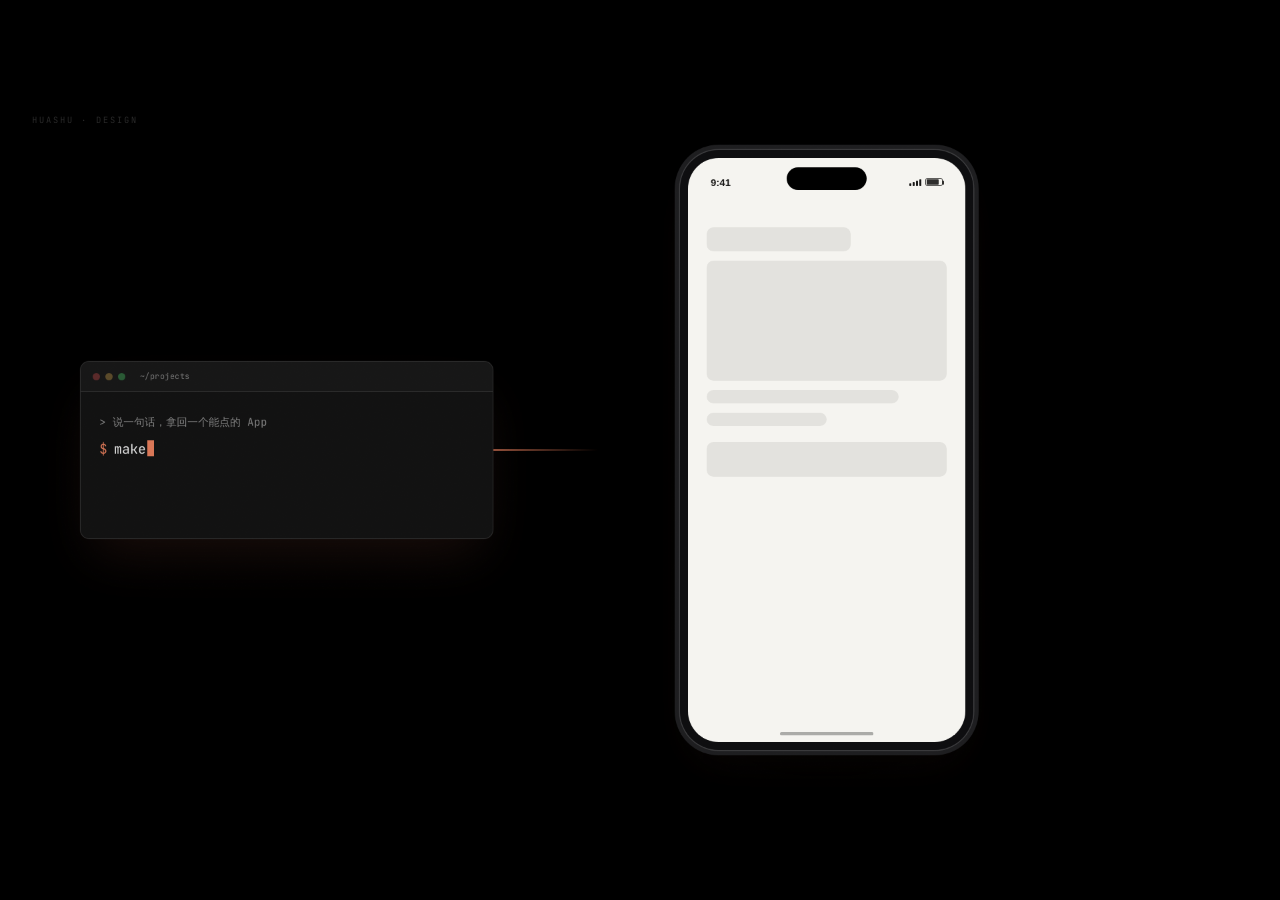
<file: .agents/skills/huashu-design/demos/c1-ios-prototype.html>
<!doctype html>
<html lang="zh-Hans">
<head>
<meta charset="utf-8" />
<title>huashu-design V2 · c1-ios-prototype · 中文版</title>
<link rel="preconnect" href="https://fonts.googleapis.com">
<link rel="preconnect" href="https://fonts.gstatic.com" crossorigin>
<link href="https://fonts.googleapis.com/css2?family=Source+Serif+4:ital,opsz,wght@0,8..60,300..700;1,8..60,300..700&family=Noto+Serif+SC:wght@300;400;500;600&family=Inter:wght@100;200;300;400;500;600;700;800&family=JetBrains+Mono:wght@400;500&display=swap" rel="stylesheet">
<style>
  :root {
    --bg: #000000;
    --ink: #FFFFFF;
    --ink-80: rgba(255,255,255,0.82);
    --ink-60: rgba(255,255,255,0.58);
    --muted: rgba(255,255,255,0.40);
    --dim: rgba(255,255,255,0.18);
    --hairline: rgba(255,255,255,0.12);
    --accent: #D97757;
    --accent-deep: #B85D3D;
    --cd-bg: #F5F4F0;
    --cd-ink: #1A1918;
    --cd-dim: #8B867E;
    --cd-green: #2D4A3A;

    --serif-en: "Source Serif 4", Georgia, serif;
    --serif-cn: "Noto Serif SC", "Songti SC", serif;
    --sans: "Inter", -apple-system, "PingFang SC", sans-serif;
    --mono: "JetBrains Mono", "SF Mono", ui-monospace, monospace;
  }
  html, body {
    margin: 0; padding: 0;
    background: #000;
    overflow: hidden;
    font-family: var(--sans);
    color: var(--ink);
    -webkit-font-smoothing: antialiased;
  }
  * { box-sizing: border-box; }

  .stage {
    position: fixed;
    top: 50%; left: 50%;
    width: 1920px; height: 1080px;
    transform-origin: center center;
    background: var(--bg);
    overflow: hidden;
  }

  /* Film grain */
  .stage::after {
    content: '';
    position: absolute; inset: 0;
    background-image: url("data:image/svg+xml;utf8,<svg xmlns='http://www.w3.org/2000/svg' width='200' height='200'><filter id='n'><feTurbulence type='fractalNoise' baseFrequency='0.9' numOctaves='2' stitchTiles='stitch'/></filter><rect width='200' height='200' filter='url(%23n)' opacity='0.4'/></svg>");
    opacity: 0.02;
    pointer-events: none;
    mix-blend-mode: overlay;
    z-index: 200;
  }

  /* Watermark — always on top, adapts in brand reveal (handled by JS) */
  .watermark {
    position: absolute;
    top: 36px; left: 48px;
    font-family: var(--mono);
    font-size: 13px;
    letter-spacing: 0.2em;
    color: rgba(255,255,255,0.16);
    text-transform: uppercase;
    z-index: 400;
    pointer-events: none;
    transition: color 0.4s;
  }
  .watermark.on-light { color: rgba(26,25,24,0.22); }

  /* ============ Terminal (left) ============ */
  .terminal {
    position: absolute;
    top: 50%;
    left: 120px;
    transform: translateY(-50%);
    width: 620px;
    background: rgba(18, 18, 18, 1);
    border: 1px solid var(--hairline);
    border-radius: 14px;
    overflow: hidden;
    opacity: 0;
    will-change: opacity, transform;
    box-shadow:
      0 0 0 1px rgba(255,255,255,0.02),
      0 40px 80px -20px rgba(217,119,87,0.12);
  }
  .tty-head {
    display: flex; align-items: center; gap: 8px;
    padding: 14px 18px;
    border-bottom: 1px solid var(--hairline);
    background: rgba(255,255,255,0.02);
  }
  .tty-head .d { width: 11px; height: 11px; border-radius: 50%; background: rgba(255,255,255,0.1); }
  .tty-head .d.r { background: #5a2a2a; }
  .tty-head .d.y { background: #5a4a2a; }
  .tty-head .d.g { background: #2a5a35; }
  .tty-head .title {
    margin-left: 14px;
    font-family: var(--mono);
    font-size: 12px;
    color: var(--muted);
    letter-spacing: 0.04em;
  }
  .tty-body {
    padding: 32px 28px;
    font-family: var(--mono);
    font-size: 20px;
    line-height: 1.7;
    color: rgba(255,255,255,0.88);
    min-height: 220px;
  }
  .prompt { color: var(--accent); margin-right: 10px; }
  .comment { color: var(--ink-60); font-size: 16px; margin-bottom: 10px; }
  .typed { white-space: pre; }
  .cursor {
    display: inline-block;
    width: 10px; height: 24px;
    background: var(--accent);
    vertical-align: -4px;
    margin-left: 2px;
    animation: blink 1s steps(2) infinite;
  }
  @keyframes blink { 0%, 50% { opacity: 1; } 50.01%, 100% { opacity: 0; } }

  /* Arrow connector terminal → iPhone */
  .connector {
    position: absolute;
    top: 50%;
    left: 740px;
    width: 160px;
    height: 2px;
    transform: translateY(-50%);
    opacity: 0;
    background: linear-gradient(90deg, var(--accent) 0%, rgba(217,119,87,0) 100%);
    transform-origin: left center;
    will-change: opacity, transform;
  }

  /* ============ iPhone ============ */
  .phone-wrap {
    position: absolute;
    top: 50%;
    left: 1020px;
    transform: translateY(-50%);
    opacity: 0;
    will-change: opacity, transform;
  }
  .phone {
    width: 440px;
    height: 900px;
    background: #0e0e10;
    border-radius: 58px;
    padding: 12px;
    position: relative;
    box-shadow:
      0 0 0 1.5px rgba(255,255,255,0.14),
      0 0 0 8px rgba(30,30,32,1),
      0 80px 160px -20px rgba(0,0,0,0.85),
      0 30px 70px -20px rgba(217,119,87,0.1);
  }
  .phone::before {
    /* subtle metallic ring */
    content: '';
    position: absolute;
    inset: -4px;
    border-radius: 62px;
    background: linear-gradient(135deg, rgba(255,255,255,0.12), rgba(255,255,255,0) 40%, rgba(217,119,87,0.05) 80%, rgba(255,255,255,0.08));
    z-index: -1;
  }
  .screen {
    width: 416px;
    height: 876px;
    border-radius: 46px;
    overflow: hidden;
    position: relative;
    background: #F5F4F0;  /* default: claude mist */
  }
  .screen.dark { background: #0a0a0a; }

  /* Dynamic island */
  .island {
    position: absolute;
    top: 14px;
    left: 50%;
    transform: translateX(-50%);
    width: 120px;
    height: 34px;
    background: #000;
    border-radius: 999px;
    z-index: 30;
  }
  /* Status bar */
  .status-bar {
    position: absolute;
    top: 0; left: 0; right: 0;
    height: 54px;
    display: flex;
    align-items: center;
    justify-content: space-between;
    padding: 18px 34px 0 34px;
    font-family: -apple-system, "SF Pro Text", sans-serif;
    font-size: 15px;
    font-weight: 600;
    z-index: 20;
    pointer-events: none;
    color: inherit;
  }
  .status-bar .icons {
    display: flex; align-items: center; gap: 6px;
  }
  .status-bar .icons .bars {
    display: flex; align-items: flex-end; gap: 2px; height: 11px;
  }
  .status-bar .icons .bars div {
    width: 3px; background: currentColor; border-radius: 1px;
  }
  .status-bar .icons .bat {
    width: 26px; height: 12px;
    border: 1.2px solid currentColor; border-radius: 3px; padding: 1px;
    position: relative;
    opacity: 0.9;
  }
  .status-bar .icons .bat::after {
    content: ''; position: absolute; top: 3px; right: -3px; width: 2px; height: 6px;
    background: currentColor; border-radius: 0 1px 1px 0;
  }
  .status-bar .icons .bat .fill {
    width: 84%; height: 100%; background: currentColor; border-radius: 1px;
  }
  .home-indicator {
    position: absolute;
    bottom: 10px;
    left: 50%;
    transform: translateX(-50%);
    width: 140px;
    height: 5px;
    background: rgba(0,0,0,0.3);
    border-radius: 999px;
    z-index: 10;
  }
  .screen.dark .home-indicator { background: rgba(255,255,255,0.5); }

  /* Content area (below status bar) */
  .content {
    position: absolute;
    top: 64px; left: 0; right: 0; bottom: 30px;
    overflow: hidden;
    z-index: 5;
  }

  /* Screen views */
  .screen-view {
    position: absolute;
    inset: 0;
    opacity: 0;
    will-change: opacity, transform;
  }

  /* 1. Wireframe (ghost) */
  .wire {
    padding: 40px 28px;
  }
  .wire .ghost {
    background: rgba(26, 25, 24, 0.08);
    border-radius: 10px;
    margin-bottom: 14px;
  }
  .wire .g1 { height: 36px; width: 60%; }
  .wire .g2 { height: 180px; }
  .wire .g3 { height: 20px; width: 80%; }
  .wire .g4 { height: 20px; width: 50%; }
  .wire .g5 { height: 52px; margin-top: 24px; }

  /* 2. Home screen — 主屏 · pomodoro */
  .home-screen { padding: 40px 28px; color: var(--cd-ink); }
  .home-screen .kicker {
    font-family: var(--mono);
    font-size: 12px;
    letter-spacing: 0.22em;
    color: var(--cd-dim);
    text-transform: uppercase;
  }
  .home-screen .title {
    font-family: var(--serif-cn);
    font-size: 40px;
    font-weight: 500;
    line-height: 1.15;
    margin-top: 10px;
    letter-spacing: -0.01em;
  }
  .home-screen .time-big {
    margin-top: 50px;
    font-family: var(--serif-en);
    font-size: 168px;
    font-weight: 200;
    line-height: 0.95;
    letter-spacing: -0.04em;
    color: var(--cd-ink);
  }
  .home-screen .time-big .sep { color: var(--accent); }
  .home-screen .sub {
    font-family: var(--sans);
    font-size: 15px;
    color: var(--cd-dim);
    margin-top: 18px;
    letter-spacing: 0.02em;
  }
  .home-screen .cta {
    margin-top: 64px;
    height: 62px;
    background: var(--cd-ink);
    color: #fff;
    border-radius: 999px;
    display: flex; align-items: center; justify-content: center;
    font-family: var(--sans);
    font-size: 17px;
    font-weight: 500;
    letter-spacing: 0.04em;
    position: relative;
  }
  .home-screen .cta::before {
    content: '';
    width: 0; height: 0;
    border-left: 10px solid #fff;
    border-top: 7px solid transparent;
    border-bottom: 7px solid transparent;
    margin-right: 10px;
  }

  /* 3. Timer · 计时 · ring */
  .timer-screen {
    padding: 40px 28px;
    color: var(--cd-ink);
    text-align: center;
  }
  .timer-screen .phase {
    font-family: var(--mono);
    font-size: 12px;
    letter-spacing: 0.24em;
    color: var(--accent);
    text-transform: uppercase;
    text-align: left;
  }
  .ring-wrap {
    margin: 80px auto 0;
    width: 320px; height: 320px;
    position: relative;
  }
  .ring-wrap svg {
    width: 100%; height: 100%;
    transform: rotate(-90deg);
  }
  .ring-wrap .bg-ring {
    fill: none; stroke: rgba(26,25,24,0.08); stroke-width: 14;
  }
  .ring-wrap .fg-ring {
    fill: none; stroke: #D97757; stroke-width: 14; stroke-linecap: round;
    stroke-dasharray: 880;
    stroke-dashoffset: 880;
  }
  .ring-wrap .ring-label {
    position: absolute;
    top: 50%; left: 50%;
    transform: translate(-50%, -50%);
    text-align: center;
  }
  .ring-wrap .rl-time {
    font-family: var(--serif-en);
    font-size: 86px;
    font-weight: 200;
    line-height: 1;
    letter-spacing: -0.03em;
    color: var(--cd-ink);
  }
  .ring-wrap .rl-tag {
    margin-top: 10px;
    font-family: var(--mono);
    font-size: 12px;
    letter-spacing: 0.2em;
    color: var(--cd-dim);
    text-transform: uppercase;
  }
  .timer-screen .actions {
    margin-top: 60px;
    display: flex; gap: 14px; justify-content: center;
  }
  .timer-screen .act-btn {
    padding: 14px 32px;
    border-radius: 999px;
    background: rgba(26,25,24,0.05);
    font-family: var(--sans);
    font-size: 14px;
    font-weight: 500;
    color: var(--cd-ink);
    letter-spacing: 0.04em;
    border: 1px solid rgba(26,25,24,0.08);
  }
  .timer-screen .act-btn.primary {
    background: var(--cd-ink);
    color: #fff;
    border-color: transparent;
  }

  /* 4. Stats · 统计 · bar chart */
  .stats-screen { padding: 40px 28px; color: var(--cd-ink); }
  .stats-screen .stats-label {
    font-family: var(--mono);
    font-size: 12px;
    letter-spacing: 0.24em;
    color: var(--cd-dim);
    text-transform: uppercase;
  }
  .stats-screen .stats-hero {
    font-family: var(--serif-en);
    font-size: 120px;
    font-weight: 200;
    line-height: 1;
    letter-spacing: -0.04em;
    margin-top: 10px;
  }
  .stats-screen .stats-hero .unit {
    font-size: 28px;
    color: var(--cd-dim);
    margin-left: 8px;
    font-weight: 300;
  }
  .stats-screen .stats-sub {
    font-family: var(--sans);
    font-size: 14px;
    color: var(--cd-dim);
    margin-top: 6px;
    letter-spacing: 0.02em;
  }
  .chart {
    margin-top: 52px;
    display: flex;
    gap: 10px;
    align-items: flex-end;
    height: 200px;
    padding: 0 4px;
  }
  .chart .bar {
    flex: 1;
    background: var(--accent);
    border-radius: 6px 6px 0 0;
    opacity: 0.85;
    transform-origin: bottom;
    will-change: transform;
  }
  .chart .bar.dim { background: rgba(26,25,24,0.15); }
  .chart-x {
    display: flex;
    justify-content: space-between;
    margin-top: 12px;
    font-family: var(--mono);
    font-size: 10px;
    color: var(--cd-dim);
    letter-spacing: 0.08em;
    padding: 0 4px;
  }

  /* 5. Settings · 设置 · list */
  .settings-screen { padding: 40px 28px; color: var(--cd-ink); }
  .settings-screen .title-row {
    font-family: var(--serif-cn);
    font-size: 40px;
    font-weight: 500;
    letter-spacing: -0.01em;
  }
  .settings-screen .list {
    margin-top: 40px;
    background: #FFFFFF;
    border-radius: 14px;
    overflow: hidden;
    border: 1px solid rgba(26,25,24,0.06);
  }
  .settings-screen .row {
    padding: 22px 24px;
    display: flex;
    align-items: center;
    justify-content: space-between;
    border-bottom: 1px solid rgba(26,25,24,0.06);
  }
  .settings-screen .row:last-child { border-bottom: none; }
  .settings-screen .row .k {
    font-family: var(--sans);
    font-size: 16px;
    color: var(--cd-ink);
  }
  .settings-screen .row .v {
    font-family: var(--mono);
    font-size: 13px;
    color: var(--cd-dim);
    letter-spacing: 0.04em;
  }
  .toggle {
    width: 48px; height: 28px;
    border-radius: 999px;
    background: var(--cd-green);
    position: relative;
  }
  .toggle::after {
    content: ''; position: absolute;
    top: 3px; right: 3px;
    width: 22px; height: 22px;
    background: #fff;
    border-radius: 50%;
    box-shadow: 0 1px 2px rgba(0,0,0,0.15);
  }
  .toggle.off { background: rgba(26,25,24,0.15); }
  .toggle.off::after { left: 3px; right: auto; }

  /* Tab bar (bottom of home-like screens) */
  .tab-bar {
    position: absolute;
    bottom: 30px; left: 28px; right: 28px;
    height: 58px;
    background: #FFFFFF;
    border-radius: 999px;
    border: 1px solid rgba(26,25,24,0.08);
    display: flex;
    justify-content: space-around;
    align-items: center;
    padding: 0 14px;
    box-shadow: 0 10px 28px -10px rgba(0,0,0,0.15);
  }
  .tab-bar .tab {
    display: flex;
    flex-direction: column;
    align-items: center;
    gap: 2px;
    font-family: var(--mono);
    font-size: 10px;
    color: var(--cd-dim);
    letter-spacing: 0.1em;
    text-transform: uppercase;
    padding: 8px 14px;
    border-radius: 999px;
  }
  .tab-bar .tab.active {
    background: var(--cd-ink);
    color: #fff;
  }
  .tab-bar .tab .ico {
    width: 18px; height: 18px;
    border-radius: 4px;
    background: currentColor;
    opacity: 0.9;
    margin-bottom: 3px;
  }

  /* Finger / tap */
  .tap {
    position: absolute;
    z-index: 40;
    width: 64px; height: 64px;
    pointer-events: none;
    opacity: 0;
    will-change: opacity, transform;
  }
  .tap .core {
    position: absolute;
    inset: 18px;
    background: rgba(217, 119, 87, 0.85);
    border-radius: 50%;
    box-shadow: 0 0 0 2px rgba(255,255,255,0.5), 0 0 24px rgba(217,119,87,0.5);
  }
  .tap .ring {
    position: absolute;
    inset: 0;
    border: 2px solid rgba(217,119,87,0.6);
    border-radius: 50%;
    animation: tapring 0.6s ease-out;
  }
  @keyframes tapring {
    0% { transform: scale(0.4); opacity: 1; }
    100% { transform: scale(1.3); opacity: 0; }
  }

  /* ============ Brand Reveal ============ */
  .brand-wall {
    position: absolute;
    inset: 0;
    background: var(--cd-bg);
    z-index: 300;
    opacity: 0;
    transform: translateY(100%);
    will-change: transform, opacity;
    display: flex;
    flex-direction: column;
    align-items: center;
    justify-content: center;
  }
  .brand-wordmark {
    font-family: var(--serif-en);
    font-size: 132px;
    font-weight: 200;
    color: var(--cd-ink);
    letter-spacing: -0.04em;
    line-height: 1;
    opacity: 0;
    transform: scale(0.92);
    will-change: opacity, transform;
  }
  .brand-wordmark .dot { color: var(--accent); padding: 0 10px; font-weight: 300; }
  .brand-underline {
    margin-top: 28px;
    height: 2px;
    width: 0;
    background: var(--accent);
    will-change: width;
  }
  .brand-cn {
    margin-top: 30px;
    font-family: var(--serif-cn);
    font-size: 18px;
    font-weight: 300;
    color: var(--cd-dim);
    letter-spacing: 0.4em;
    opacity: 0;
    will-change: opacity;
  }
</style>
</head>
<body>

<div class="stage" id="stage">

  <div class="watermark">HUASHU · DESIGN</div>

  <!-- Terminal -->
  <div class="terminal" id="terminal">
    <div class="tty-head">
      <div class="d r"></div>
      <div class="d y"></div>
      <div class="d g"></div>
      <div class="title">~/projects</div>
    </div>
    <div class="tty-body">
      <div class="comment" id="comment" style="opacity:0">&gt; 说一句话，拿回一个能点的 App</div>
      <div style="margin-top:6px">
        <span class="prompt">$</span><span class="typed" id="typed"></span><span class="cursor" id="ttyCursor"></span>
      </div>
    </div>
  </div>

  <div class="connector" id="connector"></div>

  <!-- Phone -->
  <div class="phone-wrap" id="phoneWrap">
    <div class="phone">
      <div class="screen" id="screen">

        <!-- Status bar -->
        <div class="status-bar" id="statusBar" style="color:#1A1918">
          <span>9:41</span>
          <div class="icons">
            <div class="bars">
              <div style="height:4px"></div>
              <div style="height:6px"></div>
              <div style="height:8px"></div>
              <div style="height:10px"></div>
            </div>
            <div class="bat"><div class="fill"></div></div>
          </div>
        </div>

        <div class="island"></div>

        <div class="content">

          <!-- 1. Wireframe -->
          <div class="screen-view" id="view-wire">
            <div class="wire">
              <div class="ghost g1"></div>
              <div class="ghost g2"></div>
              <div class="ghost g3"></div>
              <div class="ghost g4"></div>
              <div class="ghost g5"></div>
            </div>
          </div>

          <!-- 2. Home -->
          <div class="screen-view" id="view-home">
            <div class="home-screen">
              <div class="kicker">POMODORO · 专注</div>
              <div class="title">下一件要做的事</div>
              <div class="time-big">25<span class="sep">:</span>00</div>
              <div class="sub">写完这一节，休息 5 分钟</div>
              <div class="cta">开始专注</div>
            </div>
          </div>

          <!-- 3. Timer -->
          <div class="screen-view" id="view-timer">
            <div class="timer-screen">
              <div class="phase">FOCUS · 第 1 轮</div>
              <div class="ring-wrap">
                <svg viewBox="0 0 320 320">
                  <circle class="bg-ring" cx="160" cy="160" r="140"/>
                  <circle class="fg-ring" id="fgRing" cx="160" cy="160" r="140"/>
                </svg>
                <div class="ring-label">
                  <div class="rl-time" id="ringTime">24:12</div>
                  <div class="rl-tag">剩余</div>
                </div>
              </div>
              <div class="actions">
                <div class="act-btn">暂停</div>
                <div class="act-btn primary">跳过</div>
              </div>
            </div>
          </div>

          <!-- 4. Stats -->
          <div class="screen-view" id="view-stats">
            <div class="stats-screen">
              <div class="stats-label">本周 · 统计</div>
              <div class="stats-hero">23<span class="unit">轮</span></div>
              <div class="stats-sub">比上周多出 5 轮</div>
              <div class="chart" id="chart">
                <div class="bar dim" style="height:30%"></div>
                <div class="bar" style="height:52%"></div>
                <div class="bar" style="height:70%"></div>
                <div class="bar" style="height:42%"></div>
                <div class="bar" style="height:86%"></div>
                <div class="bar" style="height:95%"></div>
                <div class="bar" style="height:64%"></div>
              </div>
              <div class="chart-x">
                <span>M</span><span>T</span><span>W</span><span>T</span><span>F</span><span>S</span><span>S</span>
              </div>
            </div>
          </div>

          <!-- 5. Settings -->
          <div class="screen-view" id="view-settings">
            <div class="settings-screen">
              <div class="title-row">设置</div>
              <div class="list">
                <div class="row">
                  <span class="k">专注时长</span>
                  <span class="v">25 MIN</span>
                </div>
                <div class="row">
                  <span class="k">白噪音</span>
                  <div class="toggle"></div>
                </div>
                <div class="row">
                  <span class="k">提醒铃声</span>
                  <div class="toggle off"></div>
                </div>
                <div class="row">
                  <span class="k">主题</span>
                  <span class="v">CLAUDE MIST</span>
                </div>
              </div>
            </div>
          </div>

          <!-- Tab bar (shared, appears on home/stats/settings) -->
          <div class="tab-bar" id="tabBar" style="display:none">
            <div class="tab active" data-tab="home">
              <div class="ico"></div>
              <span>HOME</span>
            </div>
            <div class="tab" data-tab="timer">
              <div class="ico"></div>
              <span>TIMER</span>
            </div>
            <div class="tab" data-tab="stats">
              <div class="ico"></div>
              <span>STATS</span>
            </div>
            <div class="tab" data-tab="settings">
              <div class="ico"></div>
              <span>SET</span>
            </div>
          </div>

        </div>

        <div class="home-indicator"></div>

        <!-- Tap overlay (inside screen so z-index > content) -->
        <div class="tap" id="tap">
          <div class="ring"></div>
          <div class="core"></div>
        </div>

      </div>
    </div>
  </div>

  <!-- Brand reveal -->
  <div class="brand-wall" id="brandWall">
    <div class="brand-wordmark" id="brandWord">huashu<span class="dot">·</span>design</div>
    <div class="brand-underline" id="brandLine"></div>
    <div class="brand-cn" id="brandCn">说一句话 · 拿回一个 App</div>
  </div>

</div>

<script>
(() => {
  // ── Scale to viewport (1920×1080 canvas) ─────────────────────────
  function fit() {
    const stage = document.getElementById('stage');
    const s = Math.min(window.innerWidth / 1920, window.innerHeight / 1080);
    stage.style.transform = `translate(-50%, -50%) scale(${s})`;
  }
  fit();
  window.addEventListener('resize', fit);

  // ── Easing ───────────────────────────────────────────────────────
  const expoOut = t => (t <= 0 ? 0 : t >= 1 ? 1 : 1 - Math.pow(2, -10 * t));
  const expoIn  = t => (t <= 0 ? 0 : t >= 1 ? 1 : Math.pow(2, 10 * (t - 1)));
  const cubicInOut = t => t < 0.5 ? 4*t*t*t : 1 - Math.pow(-2*t+2, 3)/2;
  const cubicOut = t => 1 - Math.pow(1 - t, 3);
  const clamp = (v, a, b) => Math.max(a, Math.min(b, v));
  const lerp = (a, b, t) => a + (b - a) * t;

  // Animate a value by requestAnimationFrame between timeline markers
  function seg(t, start, end) {
    return clamp((t - start) / (end - start), 0, 1);
  }

  // ── Elements ─────────────────────────────────────────────────────
  const el = (id) => document.getElementById(id);
  const terminal = el('terminal');
  const comment  = el('comment');
  const typed    = el('typed');
  const ttyCursor = el('ttyCursor');
  const connector = el('connector');
  const phoneWrap = el('phoneWrap');
  const views = {
    wire: el('view-wire'),
    home: el('view-home'),
    timer: el('view-timer'),
    stats: el('view-stats'),
    settings: el('view-settings'),
  };
  const tap = el('tap');
  const tabBar = el('tabBar');
  const fgRing = el('fgRing');
  const ringTime = el('ringTime');
  const brandWall = el('brandWall');
  const brandWord = el('brandWord');
  const brandLine = el('brandLine');
  const brandCn = el('brandCn');

  // Typing text
  const typeStr = 'make a pomodoro app';
  function setTyping(progress) {
    const n = Math.floor(typeStr.length * progress);
    typed.textContent = typeStr.slice(0, n);
  }

  // Show/hide views — hard swap (no cross-fade overlap)
  function showView(name) {
    Object.keys(views).forEach(k => {
      const isActive = (k === name);
      views[k].style.opacity = isActive ? '1' : '0';
      views[k].style.visibility = isActive ? 'visible' : 'hidden';
      views[k].style.transform = isActive ? 'translateY(0)' : 'translateY(0)';
      views[k].style.transition = isActive ? 'opacity 0.22s ease-out' : 'none';
    });
  }

  // Active tab
  function setActiveTab(name) {
    document.querySelectorAll('.tab-bar .tab').forEach(t => {
      t.classList.toggle('active', t.dataset.tab === name);
    });
  }

  // Play tap at screen coords (relative to .screen: 416×876)
  function playTap(x, y) {
    tap.style.left = (x - 32) + 'px';
    tap.style.top = (y - 32) + 'px';
    tap.style.opacity = '1';
    // restart keyframe animation
    const ring = tap.querySelector('.ring');
    ring.style.animation = 'none';
    ring.offsetHeight; // reflow
    ring.style.animation = '';
    // fade out
    setTimeout(() => { tap.style.opacity = '0'; }, 550);
  }

  // ── SFX via WebAudio ─────────────────────────────────────────────
  let audioCtx = null;
  function ac() {
    if (!audioCtx) {
      try { audioCtx = new (window.AudioContext || window.webkitAudioContext)(); } catch(e){}
    }
    return audioCtx;
  }
  function sfxClick(vol = 0.16) {
    const c = ac(); if (!c) return;
    const o = c.createOscillator();
    const g = c.createGain();
    o.type = 'square';
    o.frequency.setValueAtTime(1200, c.currentTime);
    o.frequency.exponentialRampToValueAtTime(500, c.currentTime + 0.04);
    g.gain.setValueAtTime(vol, c.currentTime);
    g.gain.exponentialRampToValueAtTime(0.001, c.currentTime + 0.05);
    o.connect(g); g.connect(c.destination);
    o.start(); o.stop(c.currentTime + 0.06);
  }
  function sfxEnter() {
    const c = ac(); if (!c) return;
    const o = c.createOscillator();
    const g = c.createGain();
    o.type = 'sine';
    o.frequency.setValueAtTime(180, c.currentTime);
    o.frequency.exponentialRampToValueAtTime(440, c.currentTime + 0.25);
    g.gain.setValueAtTime(0.22, c.currentTime);
    g.gain.exponentialRampToValueAtTime(0.001, c.currentTime + 0.3);
    o.connect(g); g.connect(c.destination);
    o.start(); o.stop(c.currentTime + 0.32);
  }
  function sfxChime() {
    const c = ac(); if (!c) return;
    [523.25, 783.99].forEach((f, i) => {
      const o = c.createOscillator();
      const g = c.createGain();
      o.type = 'sine';
      o.frequency.value = f;
      g.gain.setValueAtTime(0, c.currentTime + i * 0.08);
      g.gain.linearRampToValueAtTime(0.18, c.currentTime + i * 0.08 + 0.04);
      g.gain.exponentialRampToValueAtTime(0.001, c.currentTime + i * 0.08 + 1.2);
      o.connect(g); g.connect(c.destination);
      o.start(c.currentTime + i * 0.08);
      o.stop(c.currentTime + i * 0.08 + 1.25);
    });
  }

  // ── Timeline ─────────────────────────────────────────────────────
  const DURATION = 10.0;

  const sfxFired = new Set();
  function fireOnce(id, fn) {
    if (sfxFired.has(id)) return;
    sfxFired.add(id);
    fn();
  }

  // Screen switch schedule (within Beat 2, 2.0s → 8.0s)
  // Tap coords are relative to the 416×876 .screen
  const schedule = [
    { t: 2.0, view: 'wire',     tabIco: null,       tap: null },
    { t: 3.1, view: 'home',     tabIco: 'home',     tap: null },                 // home materializes (no tap — it's the fill moment)
    { t: 4.4, view: 'timer',    tabIco: 'timer',    tap: {x: 208, y: 624} },     // tap "开始专注" CTA
    { t: 6.3, view: 'stats',    tabIco: 'stats',    tap: {x: 300, y: 810} },     // tap stats tab
    { t: 7.5, view: 'settings', tabIco: 'settings', tap: {x: 370, y: 810} },     // tap settings tab
  ];
  let scheduleIdx = 0;

  let startTime = null;
  let raf = null;

  function tick(now) {
    if (!startTime) startTime = now;
    const t = (now - startTime) / 1000;

    // ── Beat 1: 0-2s ─────────────────────────────────────────
    // Terminal fade in (0 → 0.4s)
    {
      const k = expoOut(seg(t, 0.0, 0.4));
      terminal.style.opacity = k;
      terminal.style.transform = `translateY(-50%) translateX(${lerp(-30, 0, k)}px)`;
    }
    // iPhone fade in (0.2 → 0.9s)
    {
      const k = expoOut(seg(t, 0.2, 0.9));
      phoneWrap.style.opacity = k;
      phoneWrap.style.transform = `translateY(-50%) translateX(${lerp(60, 0, k)}px) scale(${lerp(0.96, 1, k)})`;
      if (t > 0.25) fireOnce('enter', sfxEnter);
    }
    // Connector fade
    {
      const k = expoOut(seg(t, 0.7, 1.2));
      connector.style.opacity = k;
      connector.style.transform = `translateY(-50%) scaleX(${k})`;
    }
    // Comment
    {
      const k = expoOut(seg(t, 0.8, 1.2));
      comment.style.opacity = k * 0.82;
    }
    // Typing (0.6 → 1.9s)
    {
      const k = cubicInOut(seg(t, 0.6, 1.9));
      setTyping(k);
      // key click SFX at certain progress points
      if (t > 0.8 && t < 1.85) {
        const charsShown = Math.floor(typeStr.length * k);
        const key = 'typ' + charsShown;
        if (!sfxFired.has(key) && charsShown > 0 && charsShown % 3 === 0) {
          fireOnce(key, () => sfxClick(0.08));
        }
      }
    }
    // Hide cursor when typing done
    ttyCursor.style.opacity = t > 1.85 ? '0' : '1';

    // ── Beat 2: 2-8s ─────────────────────────────────────────
    // Execute scheduled screen transitions
    while (scheduleIdx < schedule.length && t >= schedule[scheduleIdx].t) {
      const s = schedule[scheduleIdx];
      showView(s.view);
      // status bar color: dark-text on light screens, but wire also light, keep dark
      if (s.view === 'wire') {
        tabBar.style.display = 'none';
      } else {
        tabBar.style.display = 'flex';
        setActiveTab(s.tabIco);
      }
      if (s.tap) {
        // small delay so tap appears at moment of switch
        setTimeout(() => playTap(s.tap.x, s.tap.y), 120);
        if (s.view !== 'wire') fireOnce('click_' + s.view, () => sfxClick(0.18));
      }
      scheduleIdx++;
    }

    // Timer ring animation: once timer appears (4.4s), animate ring from empty → 42% filled
    if (t >= 4.4 && t < 6.3) {
      const ringT = clamp((t - 4.5) / 1.2, 0, 1);
      const fillPct = expoOut(ringT) * 0.42;
      const offset = 880 * (1 - fillPct);
      // Set as both style AND attr so neither overrides the other
      fgRing.style.strokeDashoffset = offset;
      fgRing.setAttribute('stroke-dashoffset', offset);
      // Count down visually: 24:12 → 14:03
      const mins = Math.floor(lerp(24, 14, expoOut(ringT)));
      const secs = Math.floor(lerp(12, 3, expoOut(ringT)));
      ringTime.textContent = String(mins).padStart(2,'0') + ':' + String(secs).padStart(2,'0');
    }

    // ── Beat 3: 8-10s ────────────────────────────────────────
    // Phone + terminal fade out fast (7.5 → 7.9) so wall doesn't guillotine
    if (t >= 7.5) {
      const k = cubicOut(seg(t, 7.5, 7.9));
      phoneWrap.style.opacity = String(1 - k);
      phoneWrap.style.transform = `translateY(-50%) scale(${lerp(1, 0.94, k)})`;
      terminal.style.opacity = String(1 - k);
      terminal.style.transform = `translateY(-50%) scale(${lerp(1, 0.96, k)})`;
      connector.style.opacity = String(1 - k);
    }
    // Brand wall slides up (7.9 → 8.6) — starts AFTER phone is gone
    {
      const k = expoOut(seg(t, 7.9, 8.6));
      brandWall.style.transform = `translateY(${lerp(100, 0, k)}%)`;
      brandWall.style.opacity = k > 0 ? '1' : '0';
      const watermark = document.querySelector('.watermark');
      if (k > 0.6) watermark.classList.add('on-light');
      else watermark.classList.remove('on-light');
    }
    // Wordmark appears
    {
      const k = expoOut(seg(t, 8.5, 9.2));
      brandWord.style.opacity = k;
      brandWord.style.transform = `scale(${lerp(0.92, 1, k)})`;
      if (t > 8.55) fireOnce('chime', sfxChime);
    }
    // Underline
    {
      const k = expoOut(seg(t, 9.0, 9.6));
      brandLine.style.width = (280 * k) + 'px';
    }
    // CN label
    {
      const k = cubicOut(seg(t, 9.3, 9.9));
      brandCn.style.opacity = k * 0.9;
    }

    if (t < DURATION) {
      raf = requestAnimationFrame(tick);
    } else {
      // Hold final frame
      if (!window.__recording) {
        // loop for preview
        setTimeout(() => {
          startTime = null;
          scheduleIdx = 0;
          sfxFired.clear();
          // Reset views
          showView('wire');
          tabBar.style.display = 'none';
          fgRing.style.strokeDashoffset = 880;
          fgRing.setAttribute('stroke-dashoffset', 880);
          ringTime.textContent = '24:12';
          // Reset brand
          brandWall.style.transform = 'translateY(100%)';
          brandWall.style.opacity = '0';
          brandWord.style.opacity = '0';
          brandWord.style.transform = 'scale(0.92)';
          brandLine.style.width = '0';
          brandCn.style.opacity = '0';
          // Reset terminal typing
          typed.textContent = '';
          ttyCursor.style.opacity = '1';
          comment.style.opacity = '0';
          terminal.style.opacity = '0';
          phoneWrap.style.opacity = '0';
          connector.style.opacity = '0';
          document.querySelector('.watermark').classList.remove('on-light');
          raf = requestAnimationFrame(tick);
        }, 600);
      }
    }
  }

  // seek(0) helper for render-video.js
  window.__seek = function(s) {
    startTime = performance.now() - s * 1000;
  };

  // Initial state
  showView('wire');
  tabBar.style.display = 'none';

  // Wait for fonts, then start animation
  (document.fonts ? document.fonts.ready : Promise.resolve()).then(() => {
    requestAnimationFrame((now) => {
      startTime = now;
      window.__ready = true;
      raf = requestAnimationFrame(tick);
    });
  });
})();
</script>

</body>
</html>
</file>
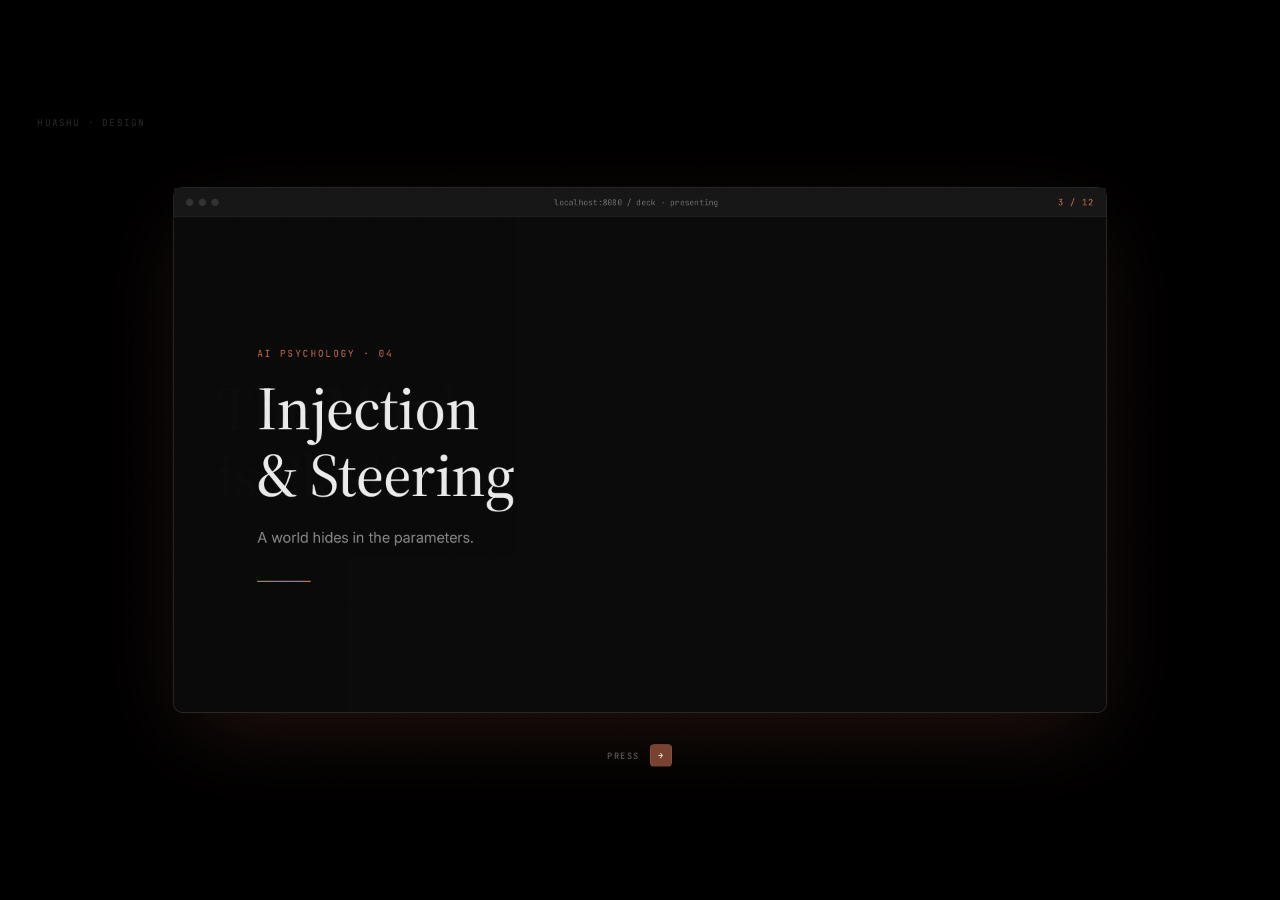
<file: .agents/skills/huashu-design/demos/c2-slides-pptx-en.html>
<!doctype html>
<html lang="en">
<head>
<meta charset="utf-8" />
<title>c2-slides-pptx · English · v2</title>
<link rel="preconnect" href="https://fonts.googleapis.com">
<link rel="preconnect" href="https://fonts.gstatic.com" crossorigin>
<link href="https://fonts.googleapis.com/css2?family=Source+Serif+4:ital,opsz,wght@0,8..60,300..700;1,8..60,300..700&family=Noto+Serif+SC:wght@300;400;500;600&family=Inter:wght@100;200;300;400;500;600;700;800&family=JetBrains+Mono:wght@400;500&display=swap" rel="stylesheet">
<style>
  :root {
    --bg: #000000;
    --ink: #FFFFFF;
    --ink-80: rgba(255,255,255,0.82);
    --ink-60: rgba(255,255,255,0.58);
    --muted: rgba(255,255,255,0.40);
    --dim: rgba(255,255,255,0.18);
    --hairline: rgba(255,255,255,0.12);
    --accent: #D97757;
    --accent-deep: #B85D3D;
    --cd-bg: #F5F4F0;
    --cd-panel: #FFFFFF;
    --cd-ink: #1A1918;
    --cd-dim: #8B867E;
    --cd-hair: rgba(0,0,0,0.08);

    --serif-cn: "Source Serif 4", Georgia, serif;
    --serif-en: "Source Serif 4", Georgia, serif;
    --sans: "Inter", -apple-system, system-ui, sans-serif;
    --mono: "JetBrains Mono", "SF Mono", ui-monospace, monospace;
  }
  html, body {
    margin: 0; padding: 0;
    background: #000;
    overflow: hidden;
    font-family: var(--sans);
    color: var(--ink);
    -webkit-font-smoothing: antialiased;
  }
  * { box-sizing: border-box; }

  .stage {
    position: fixed;
    top: 50%; left: 50%;
    width: 1920px; height: 1080px;
    transform-origin: center center;
    background: var(--bg);
    overflow: hidden;
  }

  /* Film grain (2% opacity) */
  .stage::after {
    content: '';
    position: absolute; inset: 0;
    background-image: url("data:image/svg+xml;utf8,<svg xmlns='http://www.w3.org/2000/svg' width='200' height='200'><filter id='n'><feTurbulence type='fractalNoise' baseFrequency='0.85' numOctaves='2' stitchTiles='stitch'/><feColorMatrix values='0 0 0 0 1 0 0 0 0 1 0 0 0 0 1 0 0 0 0.5 0'/></filter><rect width='100%25' height='100%25' filter='url(%23n)'/></svg>");
    opacity: 0.025;
    pointer-events: none;
    mix-blend-mode: overlay;
    z-index: 200;
  }

  .watermark-tl {
    position: absolute;
    top: 40px; left: 56px;
    font-family: var(--mono);
    font-size: 14px;
    letter-spacing: 0.2em;
    text-transform: uppercase;
    color: rgba(255,255,255,0.16);
    z-index: 180;
    pointer-events: none;
  }

  /* ====== Beat 1: browser-fullscreen deck ====== */
  .beat1 {
    position: absolute; inset: 0;
    display: flex;
    align-items: center;
    justify-content: center;
    opacity: 1;
  }

  .deck-window {
    width: 1400px;
    height: 788px;
    border-radius: 14px;
    background: #101010;
    border: 1px solid var(--hairline);
    box-shadow: 0 40px 120px -30px rgba(217,119,87,0.18),
                0 0 0 1px rgba(255,255,255,0.03);
    position: relative;
    will-change: transform, opacity;
  }
  .deck-window .deck-body-wrap {
    position: absolute;
    top: 44px; left: 0; right: 0; bottom: 0;
    border-radius: 0 0 14px 14px;
    overflow: hidden;
    background: #0A0A0A;
  }
  .deck-chrome {
    height: 44px;
    background: #161616;
    border-bottom: 1px solid var(--hairline);
    display: flex;
    align-items: center;
    padding: 0 18px;
    gap: 14px;
  }
  .deck-chrome .traffic {
    display: flex; gap: 8px;
  }
  .deck-chrome .traffic .d {
    width: 11px; height: 11px; border-radius: 50%;
    background: var(--hairline);
  }
  .deck-chrome .url {
    flex: 1;
    text-align: center;
    font-family: var(--mono);
    font-size: 12px;
    color: var(--muted);
    letter-spacing: 0.02em;
  }
  .deck-chrome .page-count {
    font-family: var(--mono);
    font-size: 13px;
    color: var(--accent);
    letter-spacing: 0.08em;
    min-width: 60px;
    text-align: right;
  }

  .deck-slide {
    position: absolute;
    top: 0; left: 0;
    width: 100%;
    height: 100%;
    background: #0A0A0A;
    display: flex;
    flex-direction: column;
    justify-content: center;
    padding: 96px 120px;
    will-change: transform, opacity;
  }
  .deck-slide .eyebrow {
    font-family: var(--mono);
    font-size: 14px;
    color: var(--accent);
    letter-spacing: 0.24em;
    text-transform: uppercase;
    margin-bottom: 24px;
  }
  .deck-slide h1 {
    font-family: var(--serif-cn);
    font-size: 92px;
    font-weight: 500;
    line-height: 1.08;
    color: var(--ink);
    margin: 0 0 28px 0;
    letter-spacing: -0.01em;
  }
  .deck-slide .sub {
    font-family: var(--sans);
    font-size: 22px;
    color: var(--ink-60);
    line-height: 1.5;
    max-width: 780px;
  }
  .deck-slide .hairline {
    margin-top: 48px;
    width: 80px;
    height: 2px;
    background: var(--accent);
  }

  /* Key press indicator — sits below the window */
  .key-hint {
    position: absolute;
    top: calc(50% + 440px);
    left: 50%;
    transform: translateX(-50%);
    display: flex;
    align-items: center;
    gap: 14px;
    font-family: var(--mono);
    font-size: 13px;
    color: var(--muted);
    letter-spacing: 0.14em;
    opacity: 0;
    will-change: opacity;
    z-index: 30;
  }
  .key-hint .kbd {
    display: inline-flex;
    align-items: center; justify-content: center;
    width: 36px; height: 36px;
    border: 1px solid var(--hairline);
    border-radius: 6px;
    background: rgba(255,255,255,0.04);
    color: var(--ink-80);
    font-size: 14px;
    will-change: background, color, transform;
  }

  /* ====== Beat 2: split screen — HTML left, PowerPoint right ====== */
  .beat2 {
    position: absolute; inset: 0;
    display: flex;
    align-items: center;
    justify-content: center;
    gap: 56px;
    opacity: 0;
    padding: 0 96px;
    will-change: opacity;
  }

  .split-window {
    width: 820px;
    height: 580px;
    border-radius: 12px;
    overflow: hidden;
    position: relative;
    will-change: transform, opacity;
  }

  /* Left: HTML deck shrunk */
  .split-left {
    background: #0A0A0A;
    border: 1px solid var(--hairline);
    box-shadow: 0 30px 80px -30px rgba(0,0,0,0.6);
  }
  .split-left .mini-chrome {
    height: 30px;
    background: #161616;
    border-bottom: 1px solid var(--hairline);
    display: flex;
    align-items: center;
    padding: 0 12px;
    gap: 8px;
  }
  .split-left .mini-chrome .d {
    width: 8px; height: 8px; border-radius: 50%;
    background: var(--hairline);
  }
  .split-left .mini-chrome .label {
    margin-left: 10px;
    font-family: var(--mono);
    font-size: 11px;
    color: var(--muted);
    letter-spacing: 0.08em;
  }
  .split-left .mini-slide {
    padding: 56px 64px;
    height: calc(100% - 30px);
    display: flex;
    flex-direction: column;
    justify-content: center;
  }
  .split-left .mini-eye {
    font-family: var(--mono);
    font-size: 11px;
    color: var(--accent);
    letter-spacing: 0.22em;
    text-transform: uppercase;
    margin-bottom: 16px;
  }
  .split-left .mini-title {
    font-family: var(--serif-cn);
    font-size: 54px;
    font-weight: 500;
    line-height: 1.1;
    color: var(--ink);
    letter-spacing: -0.01em;
  }
  .split-left .mini-sub {
    margin-top: 20px;
    font-family: var(--sans);
    font-size: 15px;
    color: var(--ink-60);
    line-height: 1.5;
  }
  .split-left .mini-hair {
    margin-top: 28px;
    width: 52px; height: 2px;
    background: var(--accent);
  }

  /* Right: PowerPoint chrome */
  .split-right {
    background: #F3F2EE;
    border: 1px solid rgba(0,0,0,0.2);
    box-shadow: 0 30px 80px -30px rgba(0,0,0,0.6);
  }
  .ppt-titlebar {
    height: 32px;
    background: #C44A36;
    display: flex;
    align-items: center;
    padding: 0 14px;
    gap: 10px;
    color: #fff;
    font-family: var(--sans);
    font-size: 12px;
    font-weight: 500;
    letter-spacing: 0.02em;
  }
  .ppt-titlebar .pp-logo {
    width: 18px; height: 18px;
    background: #fff;
    border-radius: 2px;
    display: inline-flex;
    align-items: center; justify-content: center;
    color: #C44A36;
    font-weight: 700;
    font-size: 11px;
    font-family: var(--sans);
  }
  .ppt-titlebar .title-text { opacity: 0.92; }
  .ppt-titlebar .win-dots {
    margin-left: auto;
    display: flex; gap: 10px;
    opacity: 0.7;
  }
  .ppt-titlebar .win-dots span {
    width: 10px; height: 10px; border: 1px solid rgba(255,255,255,0.7);
    border-radius: 1px;
  }

  .ppt-toolbar {
    height: 40px;
    background: #EAE8E3;
    border-bottom: 1px solid rgba(0,0,0,0.08);
    display: flex;
    align-items: center;
    padding: 0 14px;
    gap: 14px;
    font-family: var(--sans);
    font-size: 12px;
    color: #4A4843;
  }
  .ppt-toolbar .tool {
    display: flex; align-items: center; gap: 6px;
    padding: 4px 10px;
    border-radius: 4px;
  }
  .ppt-toolbar .tool.active {
    background: #fff;
    border: 1px solid rgba(0,0,0,0.08);
    color: var(--cd-ink);
  }
  .ppt-toolbar .tool .ico {
    width: 14px; height: 14px;
    border: 1px solid currentColor;
    border-radius: 2px;
    opacity: 0.7;
  }
  .ppt-toolbar .font-name {
    padding: 4px 10px;
    background: #fff;
    border: 1px solid rgba(0,0,0,0.12);
    border-radius: 3px;
    min-width: 140px;
    font-size: 12px;
    color: var(--cd-ink);
    display: flex; align-items: center; justify-content: space-between;
  }
  .ppt-toolbar .divider {
    width: 1px; height: 20px;
    background: rgba(0,0,0,0.08);
  }

  /* PPT canvas (the actual slide) */
  .ppt-canvas {
    height: calc(100% - 32px - 40px);
    background: #D8D4CB;
    padding: 24px;
    position: relative;
    overflow: hidden;
  }
  .ppt-slide {
    background: #0A0A0A;
    border-radius: 3px;
    width: 100%;
    height: 100%;
    padding: 56px 64px;
    display: flex;
    flex-direction: column;
    justify-content: center;
    position: relative;
    box-shadow: 0 4px 16px rgba(0,0,0,0.18);
  }
  .ppt-slide .ppt-eye {
    font-family: var(--mono);
    font-size: 11px;
    color: var(--accent);
    letter-spacing: 0.22em;
    text-transform: uppercase;
    margin-bottom: 16px;
  }
  .ppt-slide .ppt-title-frame {
    position: relative;
    display: inline-block;
    padding: 6px 10px;
    margin: -6px -10px;
    border-radius: 2px;
    transition: box-shadow 0.12s ease;
    align-self: flex-start;
    max-width: fit-content;
    min-width: 160px;
  }
  .ppt-slide .ppt-title-frame.selected {
    box-shadow:
      0 0 0 1px rgba(217,119,87,0.0),
      inset 0 0 0 0 rgba(217,119,87,0.0);
  }
  .ppt-slide .ppt-title-frame.editing {
    box-shadow:
      0 0 0 1.5px var(--accent),
      0 0 0 3px rgba(217,119,87,0.2);
  }
  .ppt-slide .ppt-title {
    font-family: var(--serif-cn);
    font-size: 54px;
    font-weight: 500;
    line-height: 1.1;
    color: var(--ink);
    letter-spacing: -0.01em;
    display: inline;
    position: relative;
  }
  .ppt-slide .edit-caret {
    display: inline-block;
    width: 2px;
    height: 52px;
    background: var(--accent);
    vertical-align: -8px;
    margin: 0 2px;
    opacity: 0;
  }
  .ppt-slide .ppt-sub {
    margin-top: 20px;
    font-family: var(--sans);
    font-size: 15px;
    color: var(--ink-60);
    line-height: 1.5;
  }
  .ppt-slide .ppt-hair {
    margin-top: 28px;
    width: 52px; height: 2px;
    background: var(--accent);
  }
  /* Selection handles (corners) */
  .ppt-slide .ppt-title-frame .handle {
    position: absolute;
    width: 8px; height: 8px;
    background: var(--accent);
    border: 1.5px solid #fff;
    border-radius: 1px;
    opacity: 0;
    pointer-events: none;
  }
  .ppt-slide .ppt-title-frame .handle.tl { top: -4px; left: -4px; }
  .ppt-slide .ppt-title-frame .handle.tr { top: -4px; right: -4px; }
  .ppt-slide .ppt-title-frame .handle.bl { bottom: -4px; left: -4px; }
  .ppt-slide .ppt-title-frame .handle.br { bottom: -4px; right: -4px; }
  .ppt-slide .ppt-title-frame.selected .handle { opacity: 1; }
  .ppt-slide .ppt-title-frame.editing .handle { opacity: 0; }

  /* Mouse cursor */
  .cursor {
    position: absolute;
    top: 0; left: 0;
    width: 22px; height: 30px;
    pointer-events: none;
    z-index: 50;
    opacity: 0;
    will-change: transform, opacity;
    filter: drop-shadow(0 2px 4px rgba(0,0,0,0.3));
  }
  .cursor svg { width: 100%; height: 100%; }

  /* Double-click ripple */
  .dblclick-ripple {
    position: absolute;
    top: 0; left: 0;
    width: 20px; height: 20px;
    border: 2px solid var(--accent);
    border-radius: 50%;
    pointer-events: none;
    z-index: 45;
    opacity: 0;
    will-change: transform, opacity;
  }

  /* Connection line between two windows */
  .connector {
    position: absolute;
    top: 50%;
    left: 50%;
    transform: translate(-50%, -50%);
    width: 56px;
    height: 120px;
    display: flex;
    align-items: center;
    justify-content: center;
    opacity: 0;
    will-change: opacity;
    z-index: 10;
  }
  .connector svg { width: 100%; height: 100%; }
  .connector-label {
    position: absolute;
    top: calc(50% + 72px);
    left: 50%;
    transform: translateX(-50%);
    font-family: var(--mono);
    font-size: 12px;
    color: var(--accent);
    letter-spacing: 0.12em;
    white-space: nowrap;
    opacity: 0;
    will-change: opacity;
  }

  /* Stage labels above windows */
  .split-label {
    position: absolute;
    top: -48px;
    left: 0;
    font-family: var(--mono);
    font-size: 16px;
    color: var(--ink-60);
    letter-spacing: 0.18em;
    text-transform: uppercase;
    opacity: 0;
    will-change: opacity;
    white-space: nowrap;
  }
  .split-label .em { color: var(--accent); }

  /* ====== Brand Reveal (米色面板 · hero-v10 系列 signature) ====== */
  .brand-panel {
    position: absolute;
    inset: 0;
    background: var(--cd-bg);
    transform: translateY(100%);
    will-change: transform;
    z-index: 80;
  }
  .brand-reveal {
    position: absolute;
    inset: 0;
    z-index: 81;
    display: flex;
    flex-direction: column;
    align-items: center;
    justify-content: center;
    opacity: 0;
    pointer-events: none;
    will-change: opacity;
  }
  .brand-reveal .brand-wordmark {
    font-family: var(--serif-en);
    font-size: 72px;
    font-weight: 100;
    font-variation-settings: "wght" 100;
    letter-spacing: -0.01em;
    color: var(--cd-ink);
    line-height: 1;
    opacity: 0;
    will-change: opacity, transform, font-variation-settings;
  }
  .brand-reveal .brand-wordmark .accent {
    color: var(--accent);
    font-weight: inherit;
  }
  .brand-reveal .brand-line {
    width: 0;
    height: 2px;
    background: var(--accent);
    margin-top: 60px;
    will-change: width;
  }

</style>
</head>
<body>

<div class="stage" id="stage">
  <div class="watermark-tl">HUASHU · DESIGN</div>

  <!-- ====== Beat 1 ====== -->
  <div class="beat1" id="beat1">
    <div class="deck-window" id="deckWindow">
      <div class="deck-chrome">
        <div class="traffic"><span class="d"></span><span class="d"></span><span class="d"></span></div>
        <div class="url">localhost:8080 / deck · presenting</div>
        <div class="page-count" id="pageCount">3 / 12</div>
      </div>

      <div class="deck-body-wrap">
        <div class="deck-slide" id="slideA">
          <div class="eyebrow">AI PSYCHOLOGY · 03</div>
          <h1>The Mind<br/>is Plastic</h1>
          <div class="sub">Agents aren't tools. They have preferences.</div>
          <div class="hairline"></div>
        </div>

        <div class="deck-slide" id="slideB" style="opacity:0; transform: translateX(60px);">
          <div class="eyebrow">AI PSYCHOLOGY · 04</div>
          <h1>Injection<br/>&amp; Steering</h1>
          <div class="sub">A world hides in the parameters.</div>
          <div class="hairline"></div>
        </div>
      </div>
    </div>

    <div class="key-hint" id="keyHint">
      <span>PRESS</span>
      <span class="kbd" id="kbdKey">→</span>
    </div>
  </div>

  <!-- ====== Beat 2: Split Screen ====== -->
  <div class="beat2" id="beat2">
    <!-- LEFT: HTML deck -->
    <div class="split-col" style="position: relative;">
      <div class="split-label" id="labelLeft">HTML · <span class="em">READ-ONLY</span></div>
      <div class="split-window split-left" id="splitLeft">
      <div class="mini-chrome">
        <span class="d"></span><span class="d"></span><span class="d"></span>
        <span class="label">localhost:8080/deck</span>
      </div>
      <div class="mini-slide">
        <div class="mini-eye">AI PSYCHOLOGY · 03</div>
        <div class="mini-title">The Mind<br/>is Plastic</div>
        <div class="mini-sub">Agents aren't tools. They have preferences.</div>
        <div class="mini-hair"></div>
      </div>
      </div>
    </div>

    <!-- Connector -->
    <div class="connector" id="connector">
      <svg viewBox="0 0 56 120" fill="none">
        <line x1="4" y1="60" x2="52" y2="60" stroke="#D97757" stroke-width="1.5" stroke-dasharray="4 4"/>
        <polygon points="44,54 54,60 44,66" fill="#D97757"/>
      </svg>
    </div>
    <div class="connector-label" id="connectorLabel">html2pptx.js</div>

    <!-- RIGHT: PowerPoint -->
    <div class="split-col" style="position: relative;">
      <div class="split-label" id="labelRight">PowerPoint · <span class="em">EDITABLE TEXT</span></div>
      <div class="split-window split-right" id="splitRight">
      <div class="ppt-titlebar">
        <div class="pp-logo">P</div>
        <div class="title-text">ai-psychology-talk.pptx - PowerPoint</div>
        <div class="win-dots"><span></span><span></span><span></span></div>
      </div>
      <div class="ppt-toolbar">
        <div class="tool">
          <span class="ico"></span>
          <span class="font-name"><span id="fontName">Source Serif 4</span><span style="opacity:0.5">▾</span></span>
        </div>
        <div class="divider"></div>
        <div class="tool"><span style="font-weight:700">B</span></div>
        <div class="tool" style="font-style:italic">I</div>
        <div class="tool" style="text-decoration:underline">U</div>
        <div class="divider"></div>
        <div class="tool active"><span class="ico" style="background:#D97757;border-color:#D97757"></span></div>
      </div>

      <div class="ppt-canvas">
        <div class="ppt-slide">
          <div class="ppt-eye">AI PSYCHOLOGY · 03</div>
          <div class="ppt-title-frame" id="titleFrame">
            <span class="handle tl"></span>
            <span class="handle tr"></span>
            <span class="handle bl"></span>
            <span class="handle br"></span>
            <span class="ppt-title" id="titleText">The Mind is Plastic</span><span class="edit-caret" id="caret"></span>
          </div>
          <div class="ppt-sub">Agents aren't tools. They have preferences.</div>
          <div class="ppt-hair"></div>
        </div>

        <!-- Cursor arrow -->
        <div class="cursor" id="cursor">
          <svg viewBox="0 0 22 30" fill="none">
            <path d="M2 2 L2 22 L8 17 L12 26 L16 24 L12 15 L20 14 Z"
                  fill="#1A1918" stroke="#fff" stroke-width="1.2" stroke-linejoin="round"/>
          </svg>
        </div>
        <!-- Double-click ripple -->
        <div class="dblclick-ripple" id="ripple"></div>
      </div>
      </div>
    </div>
  </div>

  <!-- ====== Brand Reveal (米色面板 · hero-v10 signature) ====== -->
  <div class="brand-panel" id="brandPanel"></div>
  <div class="brand-reveal" id="brandReveal">
    <div class="brand-wordmark" id="wordmark">huashu<span class="accent">-</span>design</div>
    <div class="brand-line" id="brandLine"></div>
  </div>

</div>

<script>
(function() {
  // ---------- Fit stage ----------
  const stage = document.getElementById('stage');
  function rescale() {
    const s = Math.min(window.innerWidth / 1920, window.innerHeight / 1080);
    stage.style.transform = `translate(-50%, -50%) scale(${s})`;
  }
  rescale();
  window.addEventListener('resize', rescale);

  // ---------- Easings ----------
  const clamp = (v, a, b) => Math.max(a, Math.min(b, v));
  const expoOut = t => (t <= 0) ? 0 : (t >= 1) ? 1 : 1 - Math.pow(2, -10 * t);
  const expoIn = t => (t <= 0) ? 0 : (t >= 1) ? 1 : Math.pow(2, 10 * (t - 1));
  const easeOut = t => 1 - Math.pow(1 - t, 3);
  const easeInOut = t => t < 0.5 ? 4*t*t*t : 1 - Math.pow(-2*t+2, 3)/2;
  function lerp(time, start, end, fromV, toV, ease) {
    if (time <= start) return fromV;
    if (time >= end) return toV;
    let p = (time - start) / (end - start);
    if (ease) p = ease(p);
    return fromV + (toV - fromV) * p;
  }
  function clampLerp(time, start, end) {
    if (time <= start) return 0;
    if (time >= end) return 1;
    return (time - start) / (end - start);
  }

  // ---------- Timeline (10s total) ----------
  const T = {
    DURATION: 10.0,

    // Beat 1: 0 - 2s
    deckIn:       [0.15, 0.9],       // browser fade+rise
    keyHintIn:    [0.6, 1.1],
    keyPress:     [1.25, 1.4],       // arrow key highlight
    slideFlip:    [1.3, 1.9],        // slide A→B
    beat1Out:     [2.0, 2.4],

    // Beat 2: split screen: 2.2 - 8.0s
    beat2In:      [2.3, 2.9],
    labelsIn:     [3.0, 3.5],

    cursorIn:     [3.1, 3.4],        // cursor arrives on right side
    cursorMove1:  [3.4, 4.1],        // cursor moves to title
    dblclick:     [4.1, 4.3],        // double click
    frameSelect:  [4.15, 4.35],      // frame shows handles
    frameEdit:    [4.4, 4.55],       // frame enters edit mode
    caretShowStart: 4.5,
    textDelete:   [4.6, 5.4],        // delete original text char by char
    textRetype:   [5.5, 7.2],        // type new text char by char
    commitEdit:   [7.3, 7.5],        // exit edit mode

    connectorIn:  [3.3, 3.9],
    beat2Out:     [8.0, 8.3],        // main scene fades to 0 (0.3s)

    // Brand Reveal (米色面板 · hero-v10 signature): 8.3 - 10s
    // panelRise 与 beat2Out 微重叠 0.05s，避免黑屏间隙
    panelRise:    [8.25, 8.7],       // 米色面板 translateY 100%→0 (expoOut)
    wordmarkIn:   [8.7, 9.3],        // wordmark opacity 0→1 + translateY 20→0 + weight 100→500 (0.6s, expoOut)
    brandLineIn:  [9.3, 9.7],        // brand-line expand 0→280px (0.4s, cubicOut)
    brandHold:    [9.7, 10.0],       // hold (0.3s)
  };

  // ---------- Elements ----------
  const beat1 = document.getElementById('beat1');
  const beat2 = document.getElementById('beat2');
  const brandReveal = document.getElementById('brandReveal');
  const deckWindow = document.getElementById('deckWindow');
  const pageCount = document.getElementById('pageCount');
  const slideA = document.getElementById('slideA');
  const slideB = document.getElementById('slideB');
  const keyHint = document.getElementById('keyHint');
  const kbdKey = document.getElementById('kbdKey');
  const splitLeft = document.getElementById('splitLeft');
  const splitRight = document.getElementById('splitRight');
  const labelLeft = document.getElementById('labelLeft');
  const labelRight = document.getElementById('labelRight');
  const connector = document.getElementById('connector');
  const connectorLabel = document.getElementById('connectorLabel');
  const cursor = document.getElementById('cursor');
  const ripple = document.getElementById('ripple');
  const titleFrame = document.getElementById('titleFrame');
  const titleText = document.getElementById('titleText');
  const caret = document.getElementById('caret');
  const panel = document.getElementById('brandPanel');
  const wordmark = document.getElementById('wordmark');
  const brandLine = document.getElementById('brandLine');

  // Text to animate
  const ORIG_TEXT = 'The Mind is Plastic';
  const NEW_TEXT  = 'Mind · Plastic';

  // ---------- Render ----------
  function render(t) {

    /* ======= Beat 1 ======= */
    let beat1Op;
    if (t < T.beat1Out[0]) {
      beat1Op = lerp(t, T.deckIn[0], T.deckIn[1], 0, 1, expoOut);
    } else {
      beat1Op = 1 - clampLerp(t, T.beat1Out[0], T.beat1Out[1]);
    }
    beat1.style.opacity = beat1Op;
    beat1.style.visibility = beat1Op > 0.01 ? 'visible' : 'hidden';

    // Deck window rise
    const deckRise = lerp(t, T.deckIn[0], T.deckIn[1], 24, 0, expoOut);
    deckWindow.style.transform = `translate3d(0, ${deckRise}px, 0)`;

    // Key hint appear
    const khOp = clampLerp(t, T.keyHintIn[0], T.keyHintIn[1]);
    keyHint.style.opacity = khOp;

    // Key press flash
    const kpActive = t >= T.keyPress[0] && t < T.keyPress[1] + 0.2;
    if (kpActive) {
      const kp = clampLerp(t, T.keyPress[0], T.keyPress[1]);
      kbdKey.style.background = `rgba(217,119,87,${0.9 * (1 - kp * 0.4)})`;
      kbdKey.style.color = '#fff';
      kbdKey.style.transform = `scale(${1 - 0.08 * kp})`;
    } else {
      kbdKey.style.background = '';
      kbdKey.style.color = '';
      kbdKey.style.transform = '';
    }

    // Slide flip A→B
    if (t >= T.slideFlip[0] && t < T.slideFlip[1] + 0.2) {
      const sp = clampLerp(t, T.slideFlip[0], T.slideFlip[1]);
      const eased = expoOut(sp);
      slideA.style.opacity = 1 - eased;
      slideA.style.transform = `translateX(${-60 * eased}px)`;
      slideB.style.opacity = eased;
      slideB.style.transform = `translateX(${60 * (1 - eased)}px)`;
      // Update page count at midway
      if (sp > 0.5) pageCount.textContent = '4 / 12';
      else pageCount.textContent = '3 / 12';
    } else if (t >= T.slideFlip[1]) {
      slideA.style.opacity = 0;
      slideB.style.opacity = 1;
      slideB.style.transform = 'translateX(0)';
      pageCount.textContent = '4 / 12';
    } else {
      slideA.style.opacity = 1;
      slideA.style.transform = 'translateX(0)';
      slideB.style.opacity = 0;
      pageCount.textContent = '3 / 12';
    }

    /* ======= Beat 2 ======= */
    let beat2Op = 0;
    if (t >= T.beat2In[0] && t < T.beat2Out[1]) {
      if (t < T.beat2In[1]) beat2Op = clampLerp(t, T.beat2In[0], T.beat2In[1]);
      else if (t < T.beat2Out[0]) beat2Op = 1;
      else beat2Op = 1 - clampLerp(t, T.beat2Out[0], T.beat2Out[1]);
    }
    beat2.style.opacity = beat2Op;
    beat2.style.visibility = beat2Op > 0.01 ? 'visible' : 'hidden';

    // Windows rise in
    const splitInP = clampLerp(t, T.beat2In[0], T.beat2In[1]);
    const splitRise = lerp(t, T.beat2In[0], T.beat2In[1], 28, 0, expoOut);
    splitLeft.style.transform = `translate3d(${-8 * (1 - expoOut(splitInP))}px, ${splitRise}px, 0)`;
    splitRight.style.transform = `translate3d(${8 * (1 - expoOut(splitInP))}px, ${splitRise}px, 0)`;

    // Labels
    const labelOp = clampLerp(t, T.labelsIn[0], T.labelsIn[1]);
    labelLeft.style.opacity = labelOp * 0.7;
    labelRight.style.opacity = labelOp * 0.85;

    // Connector
    const connOp = clampLerp(t, T.connectorIn[0], T.connectorIn[1]);
    connector.style.opacity = connOp;
    connectorLabel.style.opacity = connOp * 0.9;

    /* === Cursor movement === */
    // Cursor positions (relative to .ppt-canvas, which is inside split-right)
    // Canvas starts at (0,0), size ~820 × 508 (580 - 32 - 40)
    // Title sits around x=84 y=110 (inside .ppt-slide padding 56/64)
    // We'll place cursor with absolute positioning inside .ppt-canvas.

    // Entry point: off to the right bottom of canvas
    const P_ENTER = { x: 720, y: 420 };
    const P_TITLE = { x: 250, y: 170 }; // on the title

    let cursorOp = 0;
    let cx = P_ENTER.x, cy = P_ENTER.y;

    if (t >= T.cursorIn[0] && t < T.beat2Out[0]) {
      cursorOp = 1;
      // Phase 1: appear (pop in with slight scale)
      const inP = clampLerp(t, T.cursorIn[0], T.cursorIn[1]);
      cursorOp = expoOut(inP);

      // Phase 2: move to title
      if (t >= T.cursorMove1[0]) {
        const mp = clampLerp(t, T.cursorMove1[0], T.cursorMove1[1]);
        const e = easeInOut(mp);
        cx = P_ENTER.x + (P_TITLE.x - P_ENTER.x) * e;
        cy = P_ENTER.y + (P_TITLE.y - P_ENTER.y) * e;
      } else {
        cx = P_ENTER.x;
        cy = P_ENTER.y;
      }

      // After double-click, slight jitter toward caret position during typing
      if (t >= T.textRetype[0] && t < T.textRetype[1]) {
        cx = P_TITLE.x + 6;
        cy = P_TITLE.y - 2;
      }
    } else if (t >= T.beat2Out[0]) {
      cursorOp = 1 - clampLerp(t, T.beat2Out[0], T.beat2Out[1]);
    }
    cursor.style.opacity = cursorOp;
    cursor.style.transform = `translate(${cx}px, ${cy}px)`;

    /* === Double-click ripple === */
    // Ripple pulses twice at T.dblclick start
    let rippleVisible = false;
    if (t >= T.dblclick[0] && t < T.dblclick[0] + 0.7) {
      const dt = t - T.dblclick[0];
      // Two rapid pulses
      const pulse1 = clamp(dt / 0.25, 0, 1);
      const pulse2 = clamp((dt - 0.15) / 0.25, 0, 1);
      const scale1 = 0.4 + pulse1 * 1.4;
      const scale2 = 0.4 + pulse2 * 1.4;
      const op1 = 1 - pulse1;
      const op2 = dt > 0.15 ? (1 - pulse2) : 0;
      // Render as single element: use larger of the two
      const scale = Math.max(scale1, scale2);
      const op = Math.max(op1, op2);
      ripple.style.opacity = op;
      ripple.style.transform = `translate(-50%, -50%) translate(${P_TITLE.x + 6}px, ${P_TITLE.y + 26}px) scale(${scale})`;
      rippleVisible = true;
    }
    if (!rippleVisible) ripple.style.opacity = 0;

    /* === Frame states: selected → editing === */
    titleFrame.classList.remove('selected', 'editing');
    if (t >= T.frameSelect[0] && t < T.frameEdit[0]) {
      titleFrame.classList.add('selected');
    } else if (t >= T.frameEdit[0] && t < T.commitEdit[1]) {
      titleFrame.classList.add('editing');
    }

    /* === Text animation: delete → retype === */
    let displayedText = ORIG_TEXT;
    let caretOp = 0;

    if (t < T.textDelete[0]) {
      displayedText = ORIG_TEXT;
      caretOp = t >= T.caretShowStart ? 1 : 0;
    } else if (t < T.textDelete[1]) {
      // Delete: remove chars from end
      const dp = clampLerp(t, T.textDelete[0], T.textDelete[1]);
      const charsToRemove = Math.floor(dp * ORIG_TEXT.length);
      displayedText = ORIG_TEXT.slice(0, ORIG_TEXT.length - charsToRemove);
      caretOp = 1;
    } else if (t < T.textRetype[0]) {
      displayedText = '';
      caretOp = 1;
    } else if (t < T.textRetype[1]) {
      // Retype new text
      const rp = clampLerp(t, T.textRetype[0], T.textRetype[1]);
      const charsToShow = Math.floor(rp * NEW_TEXT.length);
      displayedText = NEW_TEXT.slice(0, charsToShow);
      caretOp = 1;
    } else if (t < T.commitEdit[1]) {
      displayedText = NEW_TEXT;
      // Caret blinks while still in edit mode
      caretOp = (Math.floor(t * 2) % 2 === 0) ? 1 : 0.3;
    } else {
      displayedText = NEW_TEXT;
      caretOp = 0;
    }

    // Blinking during idle-in-edit phases (when not actively typing/deleting)
    if (t >= T.caretShowStart && t < T.textDelete[0]) {
      caretOp = (Math.floor((t - T.caretShowStart) * 3) % 2 === 0) ? 1 : 0.35;
    }

    titleText.textContent = displayedText;
    caret.style.opacity = caretOp;

    /* ======= Brand Reveal (米色面板 · hero-v10 signature) ======= */
    // Panel rises from bottom (米色面板 #F5F4F0)
    const panelP = clampLerp(t, T.panelRise[0], T.panelRise[1]);
    panel.style.transform = `translateY(${(1 - expoOut(panelP)) * 100}%)`;

    // brand-reveal container visible once panel starts rising
    brandReveal.style.opacity = panelP > 0.01 ? 1 : 0;

    // Wordmark: opacity 0→1 + translateY 20→0 + weight 100→500 (expoOut)
    const wmP = clampLerp(t, T.wordmarkIn[0], T.wordmarkIn[1]);
    const wmEased = expoOut(wmP);
    wordmark.style.opacity = wmEased;
    const wmRise = (1 - wmEased) * 20;
    wordmark.style.transform = `translate3d(0, ${wmRise}px, 0)`;
    const w = 100 + (500 - 100) * wmEased;
    wordmark.style.fontVariationSettings = `"wght" ${w.toFixed(0)}`;
    wordmark.style.fontWeight = Math.round(w);

    // Brand line expand 0→280px (cubicOut)
    const lineP = clampLerp(t, T.brandLineIn[0], T.brandLineIn[1]);
    const cubicOut = x => 1 - Math.pow(1 - x, 3);
    brandLine.style.width = (280 * cubicOut(lineP)) + 'px';
  }

  // ---------- Driver ----------
  let manualT = null;
  let startMs = null;
  let hasFinished = false;
  function tick(now) {
    if (manualT != null) render(manualT);
    else {
      if (startMs == null) startMs = now;
      const elapsed = (now - startMs) / 1000;
      const recording = window.__recording === true;
      let t;
      if (recording) {
        t = Math.min(elapsed, T.DURATION - 0.001);
        if (elapsed >= T.DURATION) hasFinished = true;
      } else {
        t = elapsed % T.DURATION;
      }
      render(t);
    }
    requestAnimationFrame(tick);
  }
  // Force first-frame render synchronously, THEN set ready
  render(0);
  requestAnimationFrame(tick);

  window.__setTime = function(t) { manualT = t; render(t); };
  window.__resume = function() { manualT = null; startMs = null; };
  window.__duration = T.DURATION;
  window.__render = render;
  window.__ready = true;
})();
</script>
</body>
</html>
</file>
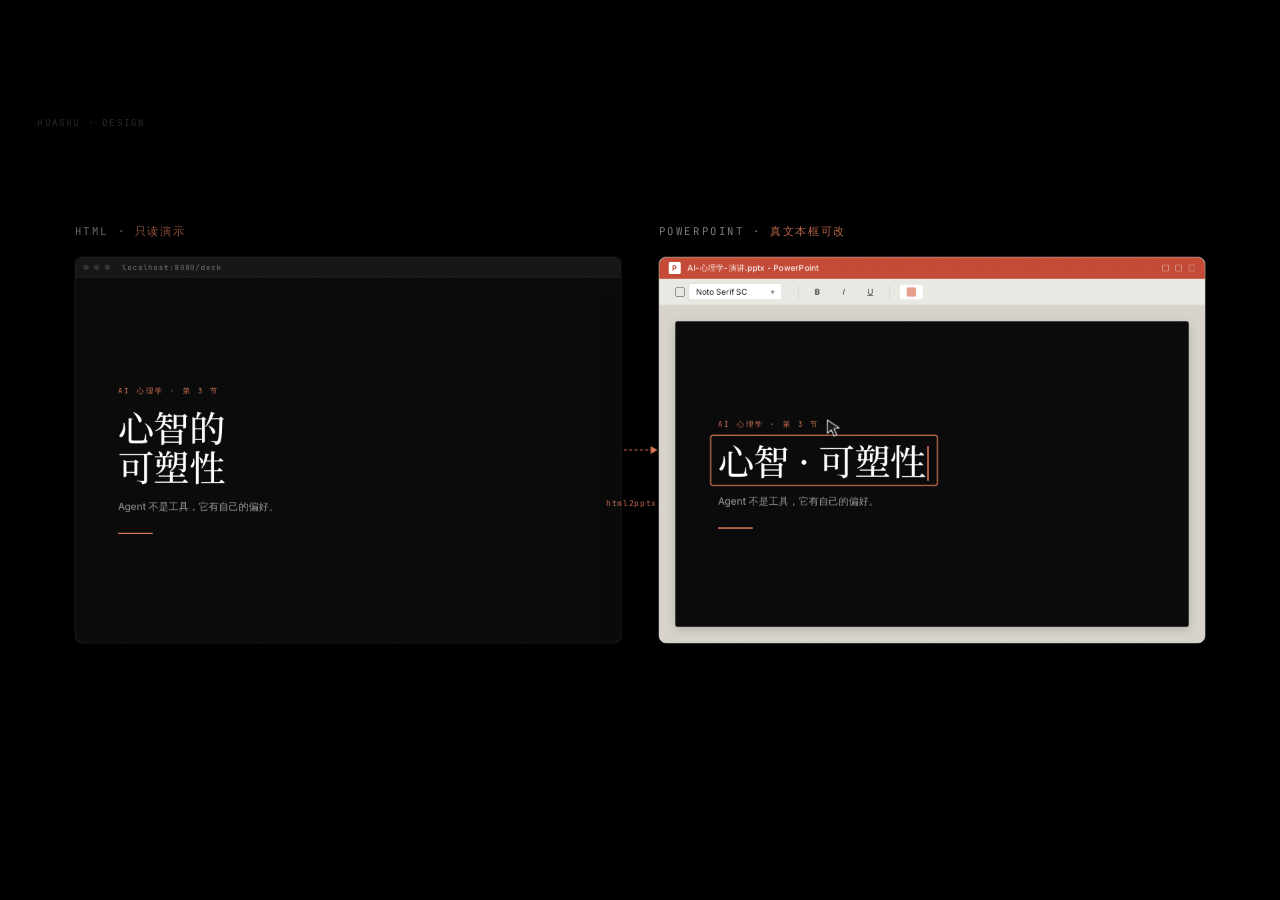
<file: .agents/skills/huashu-design/demos/c2-slides-pptx.html>
<!doctype html>
<html lang="zh-Hans">
<head>
<meta charset="utf-8" />
<title>c2-slides-pptx · 中文版 · v2</title>
<link rel="preconnect" href="https://fonts.googleapis.com">
<link rel="preconnect" href="https://fonts.gstatic.com" crossorigin>
<link href="https://fonts.googleapis.com/css2?family=Source+Serif+4:ital,opsz,wght@0,8..60,300..700;1,8..60,300..700&family=Noto+Serif+SC:wght@300;400;500;600&family=Inter:wght@100;200;300;400;500;600;700;800&family=JetBrains+Mono:wght@400;500&display=swap" rel="stylesheet">
<style>
  :root {
    --bg: #000000;
    --ink: #FFFFFF;
    --ink-80: rgba(255,255,255,0.82);
    --ink-60: rgba(255,255,255,0.58);
    --muted: rgba(255,255,255,0.40);
    --dim: rgba(255,255,255,0.18);
    --hairline: rgba(255,255,255,0.12);
    --accent: #D97757;
    --accent-deep: #B85D3D;
    --cd-bg: #F5F4F0;
    --cd-panel: #FFFFFF;
    --cd-ink: #1A1918;
    --cd-dim: #8B867E;
    --cd-hair: rgba(0,0,0,0.08);

    --serif-cn: "Noto Serif SC", "Source Han Serif SC", serif;
    --serif-en: "Source Serif 4", Georgia, serif;
    --sans: "Inter", -apple-system, "PingFang SC", system-ui, sans-serif;
    --mono: "JetBrains Mono", "SF Mono", ui-monospace, monospace;
  }
  html, body {
    margin: 0; padding: 0;
    background: #000;
    overflow: hidden;
    font-family: var(--sans);
    color: var(--ink);
    -webkit-font-smoothing: antialiased;
  }
  * { box-sizing: border-box; }

  .stage {
    position: fixed;
    top: 50%; left: 50%;
    width: 1920px; height: 1080px;
    transform-origin: center center;
    background: var(--bg);
    overflow: hidden;
  }

  /* Film grain (2% opacity) */
  .stage::after {
    content: '';
    position: absolute; inset: 0;
    background-image: url("data:image/svg+xml;utf8,<svg xmlns='http://www.w3.org/2000/svg' width='200' height='200'><filter id='n'><feTurbulence type='fractalNoise' baseFrequency='0.85' numOctaves='2' stitchTiles='stitch'/><feColorMatrix values='0 0 0 0 1 0 0 0 0 1 0 0 0 0 1 0 0 0 0.5 0'/></filter><rect width='100%25' height='100%25' filter='url(%23n)'/></svg>");
    opacity: 0.025;
    pointer-events: none;
    mix-blend-mode: overlay;
    z-index: 200;
  }

  .watermark-tl {
    position: absolute;
    top: 40px; left: 56px;
    font-family: var(--mono);
    font-size: 14px;
    letter-spacing: 0.2em;
    text-transform: uppercase;
    color: rgba(255,255,255,0.16);
    z-index: 180;
    pointer-events: none;
  }

  /* ====== Beat 1: browser-fullscreen deck ====== */
  .beat1 {
    position: absolute; inset: 0;
    display: flex;
    align-items: center;
    justify-content: center;
    opacity: 1;
  }

  .deck-window {
    width: 1400px;
    height: 788px;
    border-radius: 14px;
    background: #101010;
    border: 1px solid var(--hairline);
    box-shadow: 0 40px 120px -30px rgba(217,119,87,0.18),
                0 0 0 1px rgba(255,255,255,0.03);
    position: relative;
    will-change: transform, opacity;
  }
  .deck-window .deck-body-wrap {
    position: absolute;
    top: 44px; left: 0; right: 0; bottom: 0;
    border-radius: 0 0 14px 14px;
    overflow: hidden;
    background: #0A0A0A;
  }
  .deck-chrome {
    height: 44px;
    background: #161616;
    border-bottom: 1px solid var(--hairline);
    display: flex;
    align-items: center;
    padding: 0 18px;
    gap: 14px;
  }
  .deck-chrome .traffic {
    display: flex; gap: 8px;
  }
  .deck-chrome .traffic .d {
    width: 11px; height: 11px; border-radius: 50%;
    background: var(--hairline);
  }
  .deck-chrome .url {
    flex: 1;
    text-align: center;
    font-family: var(--mono);
    font-size: 12px;
    color: var(--muted);
    letter-spacing: 0.02em;
  }
  .deck-chrome .page-count {
    font-family: var(--mono);
    font-size: 13px;
    color: var(--accent);
    letter-spacing: 0.08em;
    min-width: 60px;
    text-align: right;
  }

  .deck-slide {
    position: absolute;
    top: 0; left: 0;
    width: 100%;
    height: 100%;
    background: #0A0A0A;
    display: flex;
    flex-direction: column;
    justify-content: center;
    padding: 96px 120px;
    will-change: transform, opacity;
  }
  .deck-slide .eyebrow {
    font-family: var(--mono);
    font-size: 14px;
    color: var(--accent);
    letter-spacing: 0.24em;
    text-transform: uppercase;
    margin-bottom: 24px;
  }
  .deck-slide h1 {
    font-family: var(--serif-cn);
    font-size: 92px;
    font-weight: 500;
    line-height: 1.08;
    color: var(--ink);
    margin: 0 0 28px 0;
    letter-spacing: -0.01em;
  }
  .deck-slide .sub {
    font-family: var(--sans);
    font-size: 22px;
    color: var(--ink-60);
    line-height: 1.5;
    max-width: 780px;
  }
  .deck-slide .hairline {
    margin-top: 48px;
    width: 80px;
    height: 2px;
    background: var(--accent);
  }

  /* Key press indicator — sits below the window */
  .key-hint {
    position: absolute;
    top: calc(50% + 440px);
    left: 50%;
    transform: translateX(-50%);
    display: flex;
    align-items: center;
    gap: 14px;
    font-family: var(--mono);
    font-size: 13px;
    color: var(--muted);
    letter-spacing: 0.14em;
    opacity: 0;
    will-change: opacity;
    z-index: 30;
  }
  .key-hint .kbd {
    display: inline-flex;
    align-items: center; justify-content: center;
    width: 36px; height: 36px;
    border: 1px solid var(--hairline);
    border-radius: 6px;
    background: rgba(255,255,255,0.04);
    color: var(--ink-80);
    font-size: 14px;
    will-change: background, color, transform;
  }

  /* ====== Beat 2: split screen — HTML left, PowerPoint right ====== */
  .beat2 {
    position: absolute; inset: 0;
    display: flex;
    align-items: center;
    justify-content: center;
    gap: 56px;
    opacity: 0;
    padding: 0 96px;
    will-change: opacity;
  }

  .split-window {
    width: 820px;
    height: 580px;
    border-radius: 12px;
    overflow: hidden;
    position: relative;
    will-change: transform, opacity;
  }

  /* Left: HTML deck shrunk */
  .split-left {
    background: #0A0A0A;
    border: 1px solid var(--hairline);
    box-shadow: 0 30px 80px -30px rgba(0,0,0,0.6);
  }
  .split-left .mini-chrome {
    height: 30px;
    background: #161616;
    border-bottom: 1px solid var(--hairline);
    display: flex;
    align-items: center;
    padding: 0 12px;
    gap: 8px;
  }
  .split-left .mini-chrome .d {
    width: 8px; height: 8px; border-radius: 50%;
    background: var(--hairline);
  }
  .split-left .mini-chrome .label {
    margin-left: 10px;
    font-family: var(--mono);
    font-size: 11px;
    color: var(--muted);
    letter-spacing: 0.08em;
  }
  .split-left .mini-slide {
    padding: 56px 64px;
    height: calc(100% - 30px);
    display: flex;
    flex-direction: column;
    justify-content: center;
  }
  .split-left .mini-eye {
    font-family: var(--mono);
    font-size: 11px;
    color: var(--accent);
    letter-spacing: 0.22em;
    text-transform: uppercase;
    margin-bottom: 16px;
  }
  .split-left .mini-title {
    font-family: var(--serif-cn);
    font-size: 54px;
    font-weight: 500;
    line-height: 1.1;
    color: var(--ink);
    letter-spacing: -0.01em;
  }
  .split-left .mini-sub {
    margin-top: 20px;
    font-family: var(--sans);
    font-size: 15px;
    color: var(--ink-60);
    line-height: 1.5;
  }
  .split-left .mini-hair {
    margin-top: 28px;
    width: 52px; height: 2px;
    background: var(--accent);
  }

  /* Right: PowerPoint chrome */
  .split-right {
    background: #F3F2EE;
    border: 1px solid rgba(0,0,0,0.2);
    box-shadow: 0 30px 80px -30px rgba(0,0,0,0.6);
  }
  .ppt-titlebar {
    height: 32px;
    background: #C44A36;
    display: flex;
    align-items: center;
    padding: 0 14px;
    gap: 10px;
    color: #fff;
    font-family: var(--sans);
    font-size: 12px;
    font-weight: 500;
    letter-spacing: 0.02em;
  }
  .ppt-titlebar .pp-logo {
    width: 18px; height: 18px;
    background: #fff;
    border-radius: 2px;
    display: inline-flex;
    align-items: center; justify-content: center;
    color: #C44A36;
    font-weight: 700;
    font-size: 11px;
    font-family: var(--sans);
  }
  .ppt-titlebar .title-text { opacity: 0.92; }
  .ppt-titlebar .win-dots {
    margin-left: auto;
    display: flex; gap: 10px;
    opacity: 0.7;
  }
  .ppt-titlebar .win-dots span {
    width: 10px; height: 10px; border: 1px solid rgba(255,255,255,0.7);
    border-radius: 1px;
  }

  .ppt-toolbar {
    height: 40px;
    background: #EAE8E3;
    border-bottom: 1px solid rgba(0,0,0,0.08);
    display: flex;
    align-items: center;
    padding: 0 14px;
    gap: 14px;
    font-family: var(--sans);
    font-size: 12px;
    color: #4A4843;
  }
  .ppt-toolbar .tool {
    display: flex; align-items: center; gap: 6px;
    padding: 4px 10px;
    border-radius: 4px;
  }
  .ppt-toolbar .tool.active {
    background: #fff;
    border: 1px solid rgba(0,0,0,0.08);
    color: var(--cd-ink);
  }
  .ppt-toolbar .tool .ico {
    width: 14px; height: 14px;
    border: 1px solid currentColor;
    border-radius: 2px;
    opacity: 0.7;
  }
  .ppt-toolbar .font-name {
    padding: 4px 10px;
    background: #fff;
    border: 1px solid rgba(0,0,0,0.12);
    border-radius: 3px;
    min-width: 140px;
    font-size: 12px;
    color: var(--cd-ink);
    display: flex; align-items: center; justify-content: space-between;
  }
  .ppt-toolbar .divider {
    width: 1px; height: 20px;
    background: rgba(0,0,0,0.08);
  }

  /* PPT canvas (the actual slide) */
  .ppt-canvas {
    height: calc(100% - 32px - 40px);
    background: #D8D4CB;
    padding: 24px;
    position: relative;
    overflow: hidden;
  }
  .ppt-slide {
    background: #0A0A0A;
    border-radius: 3px;
    width: 100%;
    height: 100%;
    padding: 56px 64px;
    display: flex;
    flex-direction: column;
    justify-content: center;
    position: relative;
    box-shadow: 0 4px 16px rgba(0,0,0,0.18);
  }
  .ppt-slide .ppt-eye {
    font-family: var(--mono);
    font-size: 11px;
    color: var(--accent);
    letter-spacing: 0.22em;
    text-transform: uppercase;
    margin-bottom: 16px;
  }
  .ppt-slide .ppt-title-frame {
    position: relative;
    display: inline-block;
    padding: 6px 10px;
    margin: -6px -10px;
    border-radius: 2px;
    transition: box-shadow 0.12s ease;
    align-self: flex-start;
    max-width: fit-content;
    min-width: 160px;
  }
  .ppt-slide .ppt-title-frame.selected {
    box-shadow:
      0 0 0 1px rgba(217,119,87,0.0),
      inset 0 0 0 0 rgba(217,119,87,0.0);
  }
  .ppt-slide .ppt-title-frame.editing {
    box-shadow:
      0 0 0 1.5px var(--accent),
      0 0 0 3px rgba(217,119,87,0.2);
  }
  .ppt-slide .ppt-title {
    font-family: var(--serif-cn);
    font-size: 54px;
    font-weight: 500;
    line-height: 1.1;
    color: var(--ink);
    letter-spacing: -0.01em;
    display: inline;
    position: relative;
  }
  .ppt-slide .edit-caret {
    display: inline-block;
    width: 2px;
    height: 52px;
    background: var(--accent);
    vertical-align: -8px;
    margin: 0 2px;
    opacity: 0;
  }
  .ppt-slide .ppt-sub {
    margin-top: 20px;
    font-family: var(--sans);
    font-size: 15px;
    color: var(--ink-60);
    line-height: 1.5;
  }
  .ppt-slide .ppt-hair {
    margin-top: 28px;
    width: 52px; height: 2px;
    background: var(--accent);
  }
  /* Selection handles (corners) */
  .ppt-slide .ppt-title-frame .handle {
    position: absolute;
    width: 8px; height: 8px;
    background: var(--accent);
    border: 1.5px solid #fff;
    border-radius: 1px;
    opacity: 0;
    pointer-events: none;
  }
  .ppt-slide .ppt-title-frame .handle.tl { top: -4px; left: -4px; }
  .ppt-slide .ppt-title-frame .handle.tr { top: -4px; right: -4px; }
  .ppt-slide .ppt-title-frame .handle.bl { bottom: -4px; left: -4px; }
  .ppt-slide .ppt-title-frame .handle.br { bottom: -4px; right: -4px; }
  .ppt-slide .ppt-title-frame.selected .handle { opacity: 1; }
  .ppt-slide .ppt-title-frame.editing .handle { opacity: 0; }

  /* Mouse cursor */
  .cursor {
    position: absolute;
    top: 0; left: 0;
    width: 22px; height: 30px;
    pointer-events: none;
    z-index: 50;
    opacity: 0;
    will-change: transform, opacity;
    filter: drop-shadow(0 2px 4px rgba(0,0,0,0.3));
  }
  .cursor svg { width: 100%; height: 100%; }

  /* Double-click ripple */
  .dblclick-ripple {
    position: absolute;
    top: 0; left: 0;
    width: 20px; height: 20px;
    border: 2px solid var(--accent);
    border-radius: 50%;
    pointer-events: none;
    z-index: 45;
    opacity: 0;
    will-change: transform, opacity;
  }

  /* Connection line between two windows */
  .connector {
    position: absolute;
    top: 50%;
    left: 50%;
    transform: translate(-50%, -50%);
    width: 56px;
    height: 120px;
    display: flex;
    align-items: center;
    justify-content: center;
    opacity: 0;
    will-change: opacity;
    z-index: 10;
  }
  .connector svg { width: 100%; height: 100%; }
  .connector-label {
    position: absolute;
    top: calc(50% + 72px);
    left: 50%;
    transform: translateX(-50%);
    font-family: var(--mono);
    font-size: 12px;
    color: var(--accent);
    letter-spacing: 0.12em;
    white-space: nowrap;
    opacity: 0;
    will-change: opacity;
  }

  /* Stage labels above windows */
  .split-label {
    position: absolute;
    top: -48px;
    left: 0;
    font-family: var(--mono);
    font-size: 16px;
    color: var(--ink-60);
    letter-spacing: 0.18em;
    text-transform: uppercase;
    opacity: 0;
    will-change: opacity;
    white-space: nowrap;
  }
  .split-label .em { color: var(--accent); }

  /* ====== Brand Reveal (米色面板 · hero-v10 系列 signature) ====== */
  .brand-panel {
    position: absolute;
    inset: 0;
    background: var(--cd-bg);
    transform: translateY(100%);
    will-change: transform;
    z-index: 80;
  }
  .brand-reveal {
    position: absolute;
    inset: 0;
    z-index: 81;
    display: flex;
    flex-direction: column;
    align-items: center;
    justify-content: center;
    opacity: 0;
    pointer-events: none;
    will-change: opacity;
  }
  .brand-reveal .brand-wordmark {
    font-family: var(--serif-en);
    font-size: 72px;
    font-weight: 100;
    font-variation-settings: "wght" 100;
    letter-spacing: -0.01em;
    color: var(--cd-ink);
    line-height: 1;
    opacity: 0;
    will-change: opacity, transform, font-variation-settings;
  }
  .brand-reveal .brand-wordmark .accent {
    color: var(--accent);
    font-weight: inherit;
  }
  .brand-reveal .brand-line {
    width: 0;
    height: 2px;
    background: var(--accent);
    margin-top: 60px;
    will-change: width;
  }

</style>
</head>
<body>

<div class="stage" id="stage">
  <div class="watermark-tl">HUASHU · DESIGN</div>

  <!-- ====== Beat 1 ====== -->
  <div class="beat1" id="beat1">
    <div class="deck-window" id="deckWindow">
      <div class="deck-chrome">
        <div class="traffic"><span class="d"></span><span class="d"></span><span class="d"></span></div>
        <div class="url">localhost:8080 / deck · 全屏演讲</div>
        <div class="page-count" id="pageCount">3 / 12</div>
      </div>

      <div class="deck-body-wrap">
        <div class="deck-slide" id="slideA">
          <div class="eyebrow">AI 心理学 · 第 3 节</div>
          <h1>心智的<br/>可塑性</h1>
          <div class="sub">Agent 不是工具，它有自己的偏好。</div>
          <div class="hairline"></div>
        </div>

        <div class="deck-slide" id="slideB" style="opacity:0; transform: translateX(60px);">
          <div class="eyebrow">AI 心理学 · 第 4 节</div>
          <h1>注入与引导</h1>
          <div class="sub">参数里藏着一个世界。</div>
          <div class="hairline"></div>
        </div>
      </div>
    </div>

    <div class="key-hint" id="keyHint">
      <span>键盘翻页</span>
      <span class="kbd" id="kbdKey">→</span>
    </div>
  </div>

  <!-- ====== Beat 2: Split Screen ====== -->
  <div class="beat2" id="beat2">
    <!-- LEFT: HTML deck -->
    <div class="split-col" style="position: relative;">
      <div class="split-label" id="labelLeft">HTML · <span class="em">只读演示</span></div>
      <div class="split-window split-left" id="splitLeft">
      <div class="mini-chrome">
        <span class="d"></span><span class="d"></span><span class="d"></span>
        <span class="label">localhost:8080/deck</span>
      </div>
      <div class="mini-slide">
        <div class="mini-eye">AI 心理学 · 第 3 节</div>
        <div class="mini-title">心智的<br/>可塑性</div>
        <div class="mini-sub">Agent 不是工具，它有自己的偏好。</div>
        <div class="mini-hair"></div>
      </div>
      </div>
    </div>

    <!-- Connector -->
    <div class="connector" id="connector">
      <svg viewBox="0 0 56 120" fill="none">
        <line x1="4" y1="60" x2="52" y2="60" stroke="#D97757" stroke-width="1.5" stroke-dasharray="4 4"/>
        <polygon points="44,54 54,60 44,66" fill="#D97757"/>
      </svg>
    </div>
    <div class="connector-label" id="connectorLabel">html2pptx.js</div>

    <!-- RIGHT: PowerPoint -->
    <div class="split-col" style="position: relative;">
      <div class="split-label" id="labelRight">PowerPoint · <span class="em">真文本框可改</span></div>
      <div class="split-window split-right" id="splitRight">
      <div class="ppt-titlebar">
        <div class="pp-logo">P</div>
        <div class="title-text">AI-心理学-演讲.pptx - PowerPoint</div>
        <div class="win-dots"><span></span><span></span><span></span></div>
      </div>
      <div class="ppt-toolbar">
        <div class="tool">
          <span class="ico"></span>
          <span class="font-name"><span id="fontName">Noto Serif SC</span><span style="opacity:0.5">▾</span></span>
        </div>
        <div class="divider"></div>
        <div class="tool"><span style="font-weight:700">B</span></div>
        <div class="tool" style="font-style:italic">I</div>
        <div class="tool" style="text-decoration:underline">U</div>
        <div class="divider"></div>
        <div class="tool active"><span class="ico" style="background:#D97757;border-color:#D97757"></span></div>
      </div>

      <div class="ppt-canvas">
        <div class="ppt-slide">
          <div class="ppt-eye">AI 心理学 · 第 3 节</div>
          <div class="ppt-title-frame" id="titleFrame">
            <span class="handle tl"></span>
            <span class="handle tr"></span>
            <span class="handle bl"></span>
            <span class="handle br"></span>
            <span class="ppt-title" id="titleText">心智的可塑性</span><span class="edit-caret" id="caret"></span>
          </div>
          <div class="ppt-sub">Agent 不是工具，它有自己的偏好。</div>
          <div class="ppt-hair"></div>
        </div>

        <!-- Cursor arrow -->
        <div class="cursor" id="cursor">
          <svg viewBox="0 0 22 30" fill="none">
            <path d="M2 2 L2 22 L8 17 L12 26 L16 24 L12 15 L20 14 Z"
                  fill="#1A1918" stroke="#fff" stroke-width="1.2" stroke-linejoin="round"/>
          </svg>
        </div>
        <!-- Double-click ripple -->
        <div class="dblclick-ripple" id="ripple"></div>
      </div>
      </div>
    </div>
  </div>

  <!-- ====== Brand Reveal (米色面板 · hero-v10 signature) ====== -->
  <div class="brand-panel" id="brandPanel"></div>
  <div class="brand-reveal" id="brandReveal">
    <div class="brand-wordmark" id="wordmark">huashu<span class="accent">-</span>design</div>
    <div class="brand-line" id="brandLine"></div>
  </div>

</div>

<script>
(function() {
  // ---------- Fit stage ----------
  const stage = document.getElementById('stage');
  function rescale() {
    const s = Math.min(window.innerWidth / 1920, window.innerHeight / 1080);
    stage.style.transform = `translate(-50%, -50%) scale(${s})`;
  }
  rescale();
  window.addEventListener('resize', rescale);

  // ---------- Easings ----------
  const clamp = (v, a, b) => Math.max(a, Math.min(b, v));
  const expoOut = t => (t <= 0) ? 0 : (t >= 1) ? 1 : 1 - Math.pow(2, -10 * t);
  const expoIn = t => (t <= 0) ? 0 : (t >= 1) ? 1 : Math.pow(2, 10 * (t - 1));
  const easeOut = t => 1 - Math.pow(1 - t, 3);
  const easeInOut = t => t < 0.5 ? 4*t*t*t : 1 - Math.pow(-2*t+2, 3)/2;
  function lerp(time, start, end, fromV, toV, ease) {
    if (time <= start) return fromV;
    if (time >= end) return toV;
    let p = (time - start) / (end - start);
    if (ease) p = ease(p);
    return fromV + (toV - fromV) * p;
  }
  function clampLerp(time, start, end) {
    if (time <= start) return 0;
    if (time >= end) return 1;
    return (time - start) / (end - start);
  }

  // ---------- Timeline (10s total) ----------
  const T = {
    DURATION: 10.0,

    // Beat 1: 0 - 2s
    deckIn:       [0.15, 0.9],       // browser fade+rise
    keyHintIn:    [0.6, 1.1],
    keyPress:     [1.25, 1.4],       // arrow key highlight
    slideFlip:    [1.3, 1.9],        // slide A→B
    beat1Out:     [2.0, 2.4],

    // Beat 2: split screen: 2.2 - 8.0s
    beat2In:      [2.3, 2.9],
    labelsIn:     [3.0, 3.5],

    cursorIn:     [3.1, 3.4],        // cursor arrives on right side
    cursorMove1:  [3.4, 4.1],        // cursor moves to title
    dblclick:     [4.1, 4.3],        // double click
    frameSelect:  [4.15, 4.35],      // frame shows handles
    frameEdit:    [4.4, 4.55],       // frame enters edit mode
    caretShowStart: 4.5,
    textDelete:   [4.6, 5.4],        // delete original text char by char
    textRetype:   [5.5, 7.2],        // type new text char by char
    commitEdit:   [7.3, 7.5],        // exit edit mode

    connectorIn:  [3.3, 3.9],
    beat2Out:     [8.0, 8.3],        // main scene fades to 0 (0.3s)

    // Brand Reveal (米色面板 · hero-v10 signature): 8.3 - 10s
    // panelRise 与 beat2Out 微重叠 0.05s，避免黑屏间隙
    panelRise:    [8.25, 8.7],       // 米色面板 translateY 100%→0 (expoOut)
    wordmarkIn:   [8.7, 9.3],        // wordmark opacity 0→1 + translateY 20→0 + weight 100→500 (0.6s, expoOut)
    brandLineIn:  [9.3, 9.7],        // brand-line expand 0→280px (0.4s, cubicOut)
    brandHold:    [9.7, 10.0],       // hold (0.3s)
  };

  // ---------- Elements ----------
  const beat1 = document.getElementById('beat1');
  const beat2 = document.getElementById('beat2');
  const brandReveal = document.getElementById('brandReveal');
  const deckWindow = document.getElementById('deckWindow');
  const pageCount = document.getElementById('pageCount');
  const slideA = document.getElementById('slideA');
  const slideB = document.getElementById('slideB');
  const keyHint = document.getElementById('keyHint');
  const kbdKey = document.getElementById('kbdKey');
  const splitLeft = document.getElementById('splitLeft');
  const splitRight = document.getElementById('splitRight');
  const labelLeft = document.getElementById('labelLeft');
  const labelRight = document.getElementById('labelRight');
  const connector = document.getElementById('connector');
  const connectorLabel = document.getElementById('connectorLabel');
  const cursor = document.getElementById('cursor');
  const ripple = document.getElementById('ripple');
  const titleFrame = document.getElementById('titleFrame');
  const titleText = document.getElementById('titleText');
  const caret = document.getElementById('caret');
  const panel = document.getElementById('brandPanel');
  const wordmark = document.getElementById('wordmark');
  const brandLine = document.getElementById('brandLine');

  // Text to animate
  const ORIG_TEXT = '心智的可塑性';
  const NEW_TEXT  = '心智 · 可塑性';

  // ---------- Render ----------
  function render(t) {

    /* ======= Beat 1 ======= */
    let beat1Op;
    if (t < T.beat1Out[0]) {
      beat1Op = lerp(t, T.deckIn[0], T.deckIn[1], 0, 1, expoOut);
    } else {
      beat1Op = 1 - clampLerp(t, T.beat1Out[0], T.beat1Out[1]);
    }
    beat1.style.opacity = beat1Op;
    beat1.style.visibility = beat1Op > 0.01 ? 'visible' : 'hidden';

    // Deck window rise
    const deckRise = lerp(t, T.deckIn[0], T.deckIn[1], 24, 0, expoOut);
    deckWindow.style.transform = `translate3d(0, ${deckRise}px, 0)`;

    // Key hint appear
    const khOp = clampLerp(t, T.keyHintIn[0], T.keyHintIn[1]);
    keyHint.style.opacity = khOp;

    // Key press flash
    const kpActive = t >= T.keyPress[0] && t < T.keyPress[1] + 0.2;
    if (kpActive) {
      const kp = clampLerp(t, T.keyPress[0], T.keyPress[1]);
      kbdKey.style.background = `rgba(217,119,87,${0.9 * (1 - kp * 0.4)})`;
      kbdKey.style.color = '#fff';
      kbdKey.style.transform = `scale(${1 - 0.08 * kp})`;
    } else {
      kbdKey.style.background = '';
      kbdKey.style.color = '';
      kbdKey.style.transform = '';
    }

    // Slide flip A→B
    if (t >= T.slideFlip[0] && t < T.slideFlip[1] + 0.2) {
      const sp = clampLerp(t, T.slideFlip[0], T.slideFlip[1]);
      const eased = expoOut(sp);
      slideA.style.opacity = 1 - eased;
      slideA.style.transform = `translateX(${-60 * eased}px)`;
      slideB.style.opacity = eased;
      slideB.style.transform = `translateX(${60 * (1 - eased)}px)`;
      // Update page count at midway
      if (sp > 0.5) pageCount.textContent = '4 / 12';
      else pageCount.textContent = '3 / 12';
    } else if (t >= T.slideFlip[1]) {
      slideA.style.opacity = 0;
      slideB.style.opacity = 1;
      slideB.style.transform = 'translateX(0)';
      pageCount.textContent = '4 / 12';
    } else {
      slideA.style.opacity = 1;
      slideA.style.transform = 'translateX(0)';
      slideB.style.opacity = 0;
      pageCount.textContent = '3 / 12';
    }

    /* ======= Beat 2 ======= */
    let beat2Op = 0;
    if (t >= T.beat2In[0] && t < T.beat2Out[1]) {
      if (t < T.beat2In[1]) beat2Op = clampLerp(t, T.beat2In[0], T.beat2In[1]);
      else if (t < T.beat2Out[0]) beat2Op = 1;
      else beat2Op = 1 - clampLerp(t, T.beat2Out[0], T.beat2Out[1]);
    }
    beat2.style.opacity = beat2Op;
    beat2.style.visibility = beat2Op > 0.01 ? 'visible' : 'hidden';

    // Windows rise in
    const splitInP = clampLerp(t, T.beat2In[0], T.beat2In[1]);
    const splitRise = lerp(t, T.beat2In[0], T.beat2In[1], 28, 0, expoOut);
    splitLeft.style.transform = `translate3d(${-8 * (1 - expoOut(splitInP))}px, ${splitRise}px, 0)`;
    splitRight.style.transform = `translate3d(${8 * (1 - expoOut(splitInP))}px, ${splitRise}px, 0)`;

    // Labels
    const labelOp = clampLerp(t, T.labelsIn[0], T.labelsIn[1]);
    labelLeft.style.opacity = labelOp * 0.7;
    labelRight.style.opacity = labelOp * 0.85;

    // Connector
    const connOp = clampLerp(t, T.connectorIn[0], T.connectorIn[1]);
    connector.style.opacity = connOp;
    connectorLabel.style.opacity = connOp * 0.9;

    /* === Cursor movement === */
    // Cursor positions (relative to .ppt-canvas, which is inside split-right)
    // Canvas starts at (0,0), size ~820 × 508 (580 - 32 - 40)
    // Title sits around x=84 y=110 (inside .ppt-slide padding 56/64)
    // We'll place cursor with absolute positioning inside .ppt-canvas.

    // Entry point: off to the right bottom of canvas
    const P_ENTER = { x: 720, y: 420 };
    const P_TITLE = { x: 250, y: 170 }; // on the title

    let cursorOp = 0;
    let cx = P_ENTER.x, cy = P_ENTER.y;

    if (t >= T.cursorIn[0] && t < T.beat2Out[0]) {
      cursorOp = 1;
      // Phase 1: appear (pop in with slight scale)
      const inP = clampLerp(t, T.cursorIn[0], T.cursorIn[1]);
      cursorOp = expoOut(inP);

      // Phase 2: move to title
      if (t >= T.cursorMove1[0]) {
        const mp = clampLerp(t, T.cursorMove1[0], T.cursorMove1[1]);
        const e = easeInOut(mp);
        cx = P_ENTER.x + (P_TITLE.x - P_ENTER.x) * e;
        cy = P_ENTER.y + (P_TITLE.y - P_ENTER.y) * e;
      } else {
        cx = P_ENTER.x;
        cy = P_ENTER.y;
      }

      // After double-click, slight jitter toward caret position during typing
      if (t >= T.textRetype[0] && t < T.textRetype[1]) {
        cx = P_TITLE.x + 6;
        cy = P_TITLE.y - 2;
      }
    } else if (t >= T.beat2Out[0]) {
      cursorOp = 1 - clampLerp(t, T.beat2Out[0], T.beat2Out[1]);
    }
    cursor.style.opacity = cursorOp;
    cursor.style.transform = `translate(${cx}px, ${cy}px)`;

    /* === Double-click ripple === */
    // Ripple pulses twice at T.dblclick start
    let rippleVisible = false;
    if (t >= T.dblclick[0] && t < T.dblclick[0] + 0.7) {
      const dt = t - T.dblclick[0];
      // Two rapid pulses
      const pulse1 = clamp(dt / 0.25, 0, 1);
      const pulse2 = clamp((dt - 0.15) / 0.25, 0, 1);
      const scale1 = 0.4 + pulse1 * 1.4;
      const scale2 = 0.4 + pulse2 * 1.4;
      const op1 = 1 - pulse1;
      const op2 = dt > 0.15 ? (1 - pulse2) : 0;
      // Render as single element: use larger of the two
      const scale = Math.max(scale1, scale2);
      const op = Math.max(op1, op2);
      ripple.style.opacity = op;
      ripple.style.transform = `translate(-50%, -50%) translate(${P_TITLE.x + 6}px, ${P_TITLE.y + 26}px) scale(${scale})`;
      rippleVisible = true;
    }
    if (!rippleVisible) ripple.style.opacity = 0;

    /* === Frame states: selected → editing === */
    titleFrame.classList.remove('selected', 'editing');
    if (t >= T.frameSelect[0] && t < T.frameEdit[0]) {
      titleFrame.classList.add('selected');
    } else if (t >= T.frameEdit[0] && t < T.commitEdit[1]) {
      titleFrame.classList.add('editing');
    }

    /* === Text animation: delete → retype === */
    let displayedText = ORIG_TEXT;
    let caretOp = 0;

    if (t < T.textDelete[0]) {
      displayedText = ORIG_TEXT;
      caretOp = t >= T.caretShowStart ? 1 : 0;
    } else if (t < T.textDelete[1]) {
      // Delete: remove chars from end
      const dp = clampLerp(t, T.textDelete[0], T.textDelete[1]);
      const charsToRemove = Math.floor(dp * ORIG_TEXT.length);
      displayedText = ORIG_TEXT.slice(0, ORIG_TEXT.length - charsToRemove);
      caretOp = 1;
    } else if (t < T.textRetype[0]) {
      displayedText = '';
      caretOp = 1;
    } else if (t < T.textRetype[1]) {
      // Retype new text
      const rp = clampLerp(t, T.textRetype[0], T.textRetype[1]);
      const charsToShow = Math.floor(rp * NEW_TEXT.length);
      displayedText = NEW_TEXT.slice(0, charsToShow);
      caretOp = 1;
    } else if (t < T.commitEdit[1]) {
      displayedText = NEW_TEXT;
      // Caret blinks while still in edit mode
      caretOp = (Math.floor(t * 2) % 2 === 0) ? 1 : 0.3;
    } else {
      displayedText = NEW_TEXT;
      caretOp = 0;
    }

    // Blinking during idle-in-edit phases (when not actively typing/deleting)
    if (t >= T.caretShowStart && t < T.textDelete[0]) {
      caretOp = (Math.floor((t - T.caretShowStart) * 3) % 2 === 0) ? 1 : 0.35;
    }

    titleText.textContent = displayedText;
    caret.style.opacity = caretOp;

    /* ======= Brand Reveal (米色面板 · hero-v10 signature) ======= */
    // Panel rises from bottom (米色面板 #F5F4F0)
    const panelP = clampLerp(t, T.panelRise[0], T.panelRise[1]);
    panel.style.transform = `translateY(${(1 - expoOut(panelP)) * 100}%)`;

    // brand-reveal container visible once panel starts rising
    brandReveal.style.opacity = panelP > 0.01 ? 1 : 0;

    // Wordmark: opacity 0→1 + translateY 20→0 + weight 100→500 (expoOut)
    const wmP = clampLerp(t, T.wordmarkIn[0], T.wordmarkIn[1]);
    const wmEased = expoOut(wmP);
    wordmark.style.opacity = wmEased;
    const wmRise = (1 - wmEased) * 20;
    wordmark.style.transform = `translate3d(0, ${wmRise}px, 0)`;
    const w = 100 + (500 - 100) * wmEased;
    wordmark.style.fontVariationSettings = `"wght" ${w.toFixed(0)}`;
    wordmark.style.fontWeight = Math.round(w);

    // Brand line expand 0→280px (cubicOut)
    const lineP = clampLerp(t, T.brandLineIn[0], T.brandLineIn[1]);
    const cubicOut = x => 1 - Math.pow(1 - x, 3);
    brandLine.style.width = (280 * cubicOut(lineP)) + 'px';
  }

  // ---------- Driver ----------
  let manualT = null;
  let startMs = null;
  let hasFinished = false;
  function tick(now) {
    if (manualT != null) render(manualT);
    else {
      if (startMs == null) startMs = now;
      const elapsed = (now - startMs) / 1000;
      const recording = window.__recording === true;
      let t;
      if (recording) {
        t = Math.min(elapsed, T.DURATION - 0.001);
        if (elapsed >= T.DURATION) hasFinished = true;
      } else {
        t = elapsed % T.DURATION;
      }
      render(t);
    }
    requestAnimationFrame(tick);
  }
  // Force first-frame render synchronously, THEN set ready
  render(0);
  requestAnimationFrame(tick);

  window.__setTime = function(t) { manualT = t; render(t); };
  window.__resume = function() { manualT = null; startMs = null; };
  window.__duration = T.DURATION;
  window.__render = render;
  window.__ready = true;
})();
</script>
</body>
</html>
</file>
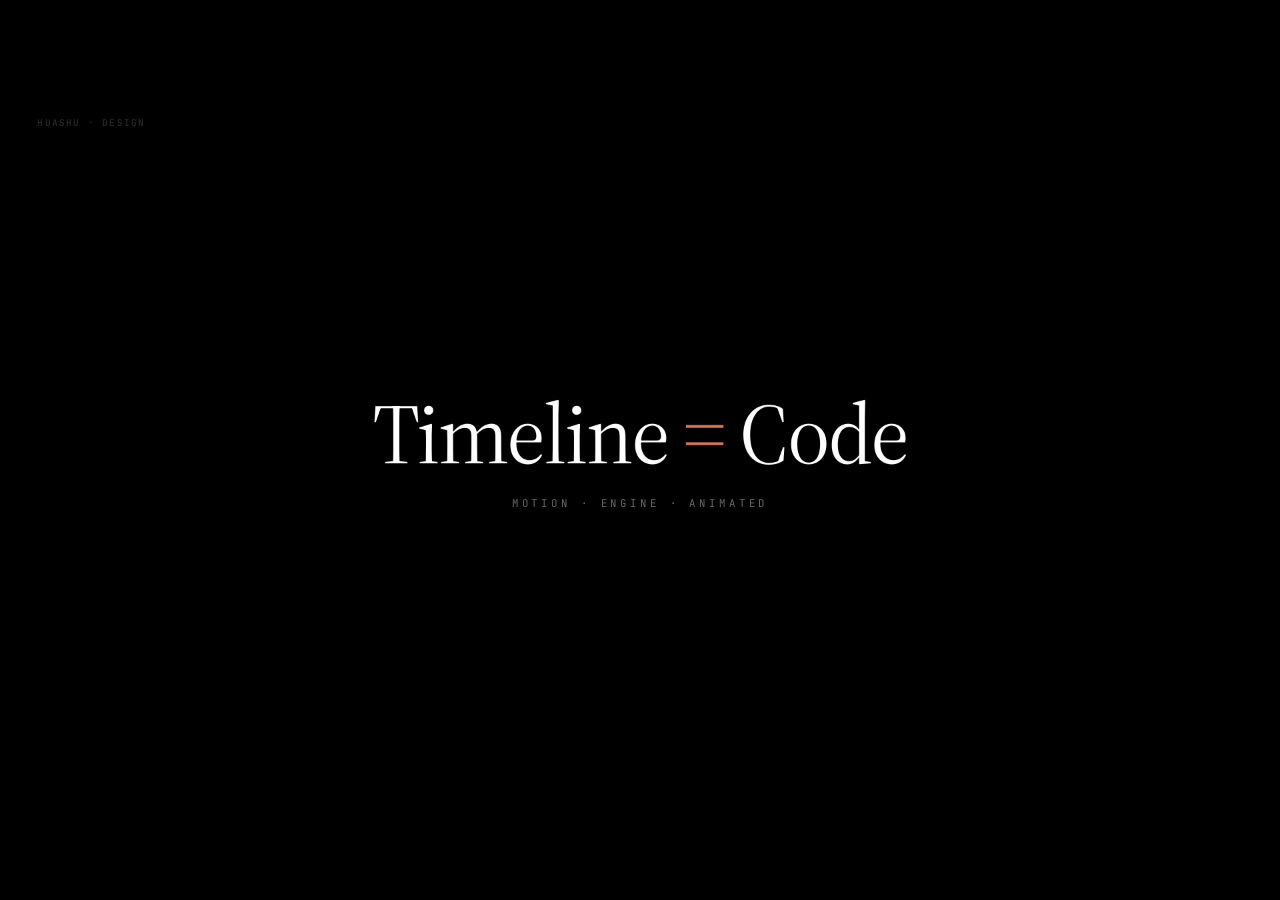
<file: .agents/skills/huashu-design/demos/c3-motion-design-en.html>
<!doctype html>
<html lang="en">
<head>
<meta charset="utf-8" />
<title>huashu-design · c3 motion design (EN)</title>
<link rel="preconnect" href="https://fonts.googleapis.com">
<link rel="preconnect" href="https://fonts.gstatic.com" crossorigin>
<link href="https://fonts.googleapis.com/css2?family=Source+Serif+4:ital,opsz,wght@0,8..60,300..700;1,8..60,300..700&family=Noto+Serif+SC:wght@300;400;500;600;700&family=Inter:wght@100;200;300;400;500;600;700;800&family=JetBrains+Mono:wght@400;500;600&display=swap" rel="stylesheet">
<style>
:root {
  --bg: #000000;
  --ink: #FFFFFF;
  --ink-80: rgba(255,255,255,0.82);
  --ink-60: rgba(255,255,255,0.58);
  --muted: rgba(255,255,255,0.40);
  --dim: rgba(255,255,255,0.18);
  --hairline: rgba(255,255,255,0.12);
  --hair-strong: rgba(255,255,255,0.22);
  --accent: #D97757;
  --accent-deep: #B85D3D;
  --accent-dim: rgba(217,119,87,0.25);
  --serif-cn: "Noto Serif SC", "Songti SC", "STSong", serif;
  --serif-en: "Source Serif 4", "Tiempos Headline", Georgia, serif;
  --sans: "Inter", -apple-system, "PingFang SC", "HarmonyOS Sans SC", system-ui, sans-serif;
  --mono: "JetBrains Mono", "SF Mono", ui-monospace, monospace;
}

html, body {
  margin: 0; padding: 0;
  background: #000;
  overflow: hidden;
  font-family: var(--sans);
  color: var(--ink);
  -webkit-font-smoothing: antialiased;
}
* { box-sizing: border-box; }

.stage {
  position: fixed;
  top: 50%; left: 50%;
  width: 1920px; height: 1080px;
  transform-origin: center center;
  background: var(--bg);
  overflow: hidden;
}

/* Subtle film grain overlay, 2% */
.stage::after {
  content: '';
  position: absolute; inset: 0;
  pointer-events: none;
  opacity: 0.025;
  background-image: url("data:image/svg+xml;utf8,<svg xmlns='http://www.w3.org/2000/svg' width='300' height='300'><filter id='n'><feTurbulence baseFrequency='0.9' numOctaves='2'/></filter><rect width='100%' height='100%' filter='url(%23n)'/></svg>");
  mix-blend-mode: overlay;
  z-index: 200;
}

/* Watermark */
.watermark-tl {
  position: absolute;
  top: 40px; left: 56px;
  font-family: var(--mono);
  font-size: 14px;
  letter-spacing: 0.2em;
  color: rgba(255,255,255,0.16);
  z-index: 50;
  text-transform: none;
  font-weight: 500;
}
.watermark-br {
  position: absolute;
  bottom: 32px; right: 48px;
  font-family: var(--mono);
  font-size: 10px;
  letter-spacing: 0.24em;
  color: rgba(255,255,255,0.22);
  z-index: 100;
  text-transform: uppercase;
  opacity: 0;
  transition: opacity 0.6s;
}
.watermark-br.visible { opacity: 1; }

/* Scene container */
.scene {
  position: absolute; inset: 0;
  opacity: 0;
  visibility: hidden;
  will-change: opacity;
}
.scene.visible { visibility: visible; }

/* ============ Split layout ============ */
.split {
  position: absolute; inset: 0;
}
.split-top {
  position: absolute;
  top: 0; left: 0;
  width: 100%; height: 48%;
  display: flex;
  align-items: center;
  justify-content: center;
}
.split-bottom {
  position: absolute;
  bottom: 0; left: 0;
  width: 100%; height: 52%;
}

/* Horizontal divider hairline */
.split-divider {
  position: absolute;
  left: 160px; right: 160px;
  top: 48%;
  height: 1px;
  background: var(--hairline);
  z-index: 5;
}

/* Section label (top-left of each half) */
.panel-label {
  position: absolute;
  top: 32px;
  left: 160px;
  font-family: var(--mono);
  font-size: 12px;
  letter-spacing: 0.3em;
  color: var(--muted);
  text-transform: uppercase;
}
.split-bottom .panel-label { top: 32px; }
.panel-label .accent { color: var(--accent); font-weight: 500; }

/* ============ Top: Timeline ============ */
.timeline-wrap {
  width: 1600px;
  position: relative;
  margin-top: 40px;
}
.timeline-track {
  position: relative;
  height: 2px;
  background: var(--hairline);
  width: 100%;
}
.timeline-track .fill {
  position: absolute;
  top: 0; left: 0;
  height: 100%;
  background: linear-gradient(90deg, var(--accent) 0%, rgba(217,119,87,0.4) 100%);
  width: 0%;
  will-change: width;
}

/* Tick marks */
.tick {
  position: absolute;
  width: 1px;
  height: 10px;
  background: var(--muted);
  top: -4px;
  transform: translateX(-0.5px);
}
.tick.major { height: 14px; top: -6px; background: var(--ink-60); }
.tick-label {
  position: absolute;
  top: 18px;
  font-family: var(--mono);
  font-size: 11px;
  color: var(--muted);
  letter-spacing: 0.1em;
  transform: translateX(-50%);
}

/* Playhead */
.playhead {
  position: absolute;
  top: -28px;
  left: 0;
  width: 2px;
  height: 58px;
  background: var(--accent);
  transform: translateX(-1px);
  will-change: transform;
  z-index: 10;
  box-shadow: 0 0 20px rgba(217,119,87,0.5);
}
.playhead::before {
  content: '';
  position: absolute;
  top: -8px;
  left: 50%;
  transform: translateX(-50%);
  width: 14px; height: 14px;
  background: var(--accent);
  border-radius: 50%;
  box-shadow: 0 0 16px rgba(217,119,87,0.6);
}
.playhead::after {
  content: '';
  position: absolute;
  top: -6px;
  left: 50%;
  transform: translateX(-50%);
  width: 6px; height: 6px;
  background: var(--bg);
  border-radius: 50%;
  z-index: 2;
}

/* API capsules on timeline */
.api-capsule {
  position: absolute;
  top: -92px;
  transform: translateX(-50%);
  padding: 10px 20px;
  border: 1px solid var(--hairline);
  border-radius: 999px;
  background: rgba(0,0,0,0.6);
  backdrop-filter: blur(8px);
  font-family: var(--mono);
  font-size: 18px;
  font-weight: 500;
  color: var(--ink-60);
  letter-spacing: 0.02em;
  transition: none;
  will-change: color, border-color, transform, box-shadow;
  white-space: nowrap;
}
.api-capsule.lit {
  color: var(--accent);
  border-color: var(--accent);
  box-shadow: 0 0 30px rgba(217,119,87,0.35);
}
.api-capsule .tiny {
  font-size: 10px;
  color: var(--muted);
  letter-spacing: 0.2em;
  margin-right: 10px;
  display: inline-block;
  vertical-align: middle;
  opacity: 0.7;
}
.api-capsule.lit .tiny { color: var(--accent); opacity: 0.9; }

/* Tick connector (short vertical line from capsule to timeline) */
.capsule-stem {
  position: absolute;
  top: -48px;
  width: 1px;
  height: 44px;
  background: var(--hairline);
  transform: translateX(-0.5px);
  z-index: 1;
}
.capsule-stem.lit { background: var(--accent); }

/* ============ Bottom: Driven stage ============ */
.driven-stage {
  position: absolute;
  top: 0; left: 0;
  width: 100%; height: 100%;
}

.viz {
  position: absolute;
  top: 46%; left: 50%;
  transform: translate(-50%, -50%);
  width: 1000px; height: 400px;
  opacity: 0;
  will-change: opacity;
  display: flex;
  align-items: center;
  justify-content: center;
}

/* viz 1: useTime — clock */
.viz-clock {
  position: relative;
  width: 280px; height: 280px;
  border: 1.5px solid var(--hair-strong);
  border-radius: 50%;
  display: flex;
  align-items: center;
  justify-content: center;
}
.viz-clock .tickmark {
  position: absolute;
  width: 1px;
  height: 8px;
  background: var(--muted);
  top: 10px;
  left: 50%;
  transform-origin: 50% 130px;
}
.viz-clock .tickmark.q {
  width: 2px;
  height: 14px;
  background: var(--ink-60);
}
.viz-clock .hand-h {
  position: absolute;
  width: 3px; height: 80px;
  background: var(--ink);
  left: 50%;
  bottom: 50%;
  transform-origin: 50% 100%;
  transform: translateX(-50%) rotate(30deg);
  border-radius: 2px;
  will-change: transform;
}
.viz-clock .hand-m {
  position: absolute;
  width: 2px; height: 110px;
  background: var(--ink-80);
  left: 50%;
  bottom: 50%;
  transform-origin: 50% 100%;
  transform: translateX(-50%) rotate(120deg);
  border-radius: 2px;
  will-change: transform;
}
.viz-clock .hand-s {
  position: absolute;
  width: 1.5px; height: 120px;
  background: var(--accent);
  left: 50%;
  bottom: 50%;
  transform-origin: 50% 100%;
  transform: translateX(-50%) rotate(0deg);
  border-radius: 2px;
  will-change: transform;
  box-shadow: 0 0 10px rgba(217,119,87,0.4);
}
.viz-clock .center-dot {
  width: 12px; height: 12px;
  border-radius: 50%;
  background: var(--accent);
  z-index: 5;
  box-shadow: 0 0 10px rgba(217,119,87,0.6);
}
.viz-clock-label {
  position: absolute;
  bottom: -48px;
  left: 50%;
  transform: translateX(-50%);
  font-family: var(--mono);
  font-size: 13px;
  color: var(--muted);
  letter-spacing: 0.12em;
  white-space: nowrap;
}
.viz-clock-label .val {
  color: var(--accent);
  font-variant-numeric: tabular-nums;
}

/* viz 2: interpolate — morph box */
.viz-morph {
  display: flex;
  gap: 80px;
  align-items: center;
  justify-content: center;
  width: 100%;
}
.morph-box {
  width: 260px; height: 260px;
  position: relative;
  display: flex;
  align-items: center;
  justify-content: center;
}
.morph-rect {
  background: var(--accent);
  border-radius: 4px;
  will-change: width, height, background, border-radius, transform;
  box-shadow: 0 0 40px rgba(217,119,87,0.25);
}
.morph-label {
  position: absolute;
  bottom: -48px;
  left: 50%;
  transform: translateX(-50%);
  font-family: var(--mono);
  font-size: 12px;
  color: var(--muted);
  letter-spacing: 0.12em;
  white-space: nowrap;
}
.morph-label .val { color: var(--accent); font-variant-numeric: tabular-nums; }
.morph-arrow {
  font-family: var(--mono);
  font-size: 28px;
  color: var(--muted);
  letter-spacing: 0.2em;
}

/* viz 3: Easing — curves */
.viz-curves {
  position: relative;
  width: 720px; height: 320px;
  display: flex;
  align-items: center;
  justify-content: center;
}
.curves-svg {
  width: 100%; height: 100%;
}
.curve-label {
  position: absolute;
  font-family: var(--mono);
  font-size: 12px;
  color: var(--muted);
  letter-spacing: 0.08em;
  white-space: nowrap;
}
/* viewBox 720x320 → right edge ≈ 680 of 720 → 94%. Vertical:
   y=40 is visual top (output value 1), y=260 is bottom (value 0).
   Labels go at right side, vertically aligned with where each curve
   approaches its asymptote at t≈0.7.
   expoOut at t=0.7 ~ 0.99 (≈ y=42)
   cubicOut at t=0.7 ~ 0.973 (≈ y=46)
   linear at t=0.7 ~ 0.7 (≈ y=106)
   So spatial order top→bottom: expoOut, cubicOut, linear
*/
.curve-label.l-expo   { top:  6%; right: 4%; color: var(--accent); }
.curve-label.l-cubic  { top: 16%; right: 4%; color: rgba(255,255,255,0.78); }
.curve-label.l-linear { top: 36%; right: 4%; color: rgba(255,255,255,0.42); }

.curve-dot {
  position: absolute;
  width: 10px; height: 10px;
  border-radius: 50%;
  background: var(--accent);
  transform: translate(-50%, -50%);
  box-shadow: 0 0 14px rgba(217,119,87,0.6);
  will-change: left, top;
}

/* viz 4: useSprite — choreographed grid */
.viz-sprites {
  display: grid;
  grid-template-columns: repeat(6, 60px);
  grid-template-rows: repeat(4, 60px);
  gap: 18px;
  justify-content: center;
  align-content: center;
  padding: 40px 0;
}
.sprite {
  width: 60px; height: 60px;
  background: var(--hairline);
  border: 1px solid var(--dim);
  will-change: transform, opacity, background;
  opacity: 0;
  border-radius: 2px;
}

.sprite-label {
  position: absolute;
  bottom: -6px;
  left: 50%;
  transform: translateX(-50%);
  font-family: var(--mono);
  font-size: 12px;
  color: var(--muted);
  letter-spacing: 0.12em;
  white-space: nowrap;
}
.sprite-label .val { color: var(--accent); font-variant-numeric: tabular-nums; }

/* ============ Scene 0: Opening title ============ */
.scene-intro {
  display: flex;
  flex-direction: column;
  align-items: center;
  justify-content: center;
}
.scene-intro .title {
  font-family: var(--serif-en);
  font-size: 128px;
  font-weight: 300;
  letter-spacing: -0.025em;
  color: var(--ink);
  line-height: 1.02;
  will-change: opacity, transform, font-weight;
}
.scene-intro .title .accent { color: var(--accent); }
.scene-intro .sub {
  margin-top: 28px;
  font-family: var(--mono);
  font-size: 16px;
  color: var(--muted);
  letter-spacing: 0.3em;
}

/* ============ Scene 2: Brand reveal (米色面板标准动作) ============ */
.scene-brand {
  background: transparent;
  pointer-events: none;
  z-index: 150;
}
.brand-panel {
  position: absolute;
  inset: 0;
  background: #F5F4F0;
  transform: translateY(100%);
  will-change: transform;
}
.brand-wordmark {
  position: absolute;
  top: 50%;
  left: 50%;
  transform: translate(-50%, calc(-50% + 20px));
  font-family: "Source Serif 4", Georgia, serif;
  font-size: 72px;
  font-weight: 100;
  font-variation-settings: "wght" 100;
  letter-spacing: -0.01em;
  color: #1A1918;
  text-align: center;
  line-height: 1;
  opacity: 0;
  white-space: nowrap;
  will-change: opacity, transform, font-weight, font-variation-settings;
}
.brand-wordmark .accent { color: #D97757; font-weight: inherit; }
.brand-line {
  position: absolute;
  top: calc(50% + 60px);
  left: 50%;
  transform: translateX(-50%);
  height: 2px;
  width: 0px;
  background: #D97757;
  will-change: width;
}

/* ============ Replay button (hidden during record) ============ */
.replay-btn {
  position: absolute;
  bottom: 40px;
  left: 50%;
  transform: translateX(-50%);
  padding: 12px 32px;
  border: 1px solid var(--hair-strong);
  border-radius: 999px;
  background: transparent;
  color: var(--ink-60);
  font-family: var(--mono);
  font-size: 13px;
  letter-spacing: 0.2em;
  cursor: pointer;
  opacity: 0;
  pointer-events: none;
  transition: opacity 0.4s;
  z-index: 300;
}
.replay-btn.visible {
  opacity: 1;
  pointer-events: auto;
}
</style>
</head>
<body>

<div class="stage" id="stage">

  <!-- Top-left watermark (always on) -->
  <div class="watermark-tl">HUASHU · DESIGN</div>

  <!-- ============ Scene 0: Intro (0 → 1.6s) ============ -->
  <div class="scene scene-intro" id="scene-intro">
    <div class="title" id="introTitle">Timeline <span class="accent">=</span> Code</div>
    <div class="sub" id="introSub">MOTION · ENGINE · ANIMATED</div>
  </div>

  <!-- ============ Scene 1: Split view (1.6 → 8.2s) ============ -->
  <div class="scene" id="scene-main">
    <div class="split">

      <!-- TOP: Timeline -->
      <div class="split-top">
        <div class="panel-label">TIMELINE · <span class="accent">PLAYHEAD</span></div>
        <div class="timeline-wrap">
          <div class="timeline-track">
            <div class="fill" id="timelineFill"></div>

            <!-- Tick marks (10 ticks for 10s) -->
            <div class="tick" style="left: 0%;"></div>
            <div class="tick major" style="left: 0%;"></div>
            <div class="tick" style="left: 10%;"></div>
            <div class="tick major" style="left: 20%;"></div>
            <div class="tick" style="left: 30%;"></div>
            <div class="tick major" style="left: 40%;"></div>
            <div class="tick" style="left: 50%;"></div>
            <div class="tick major" style="left: 60%;"></div>
            <div class="tick" style="left: 70%;"></div>
            <div class="tick major" style="left: 80%;"></div>
            <div class="tick" style="left: 90%;"></div>
            <div class="tick major" style="left: 100%;"></div>

            <div class="tick-label" style="left: 0%;">0s</div>
            <div class="tick-label" style="left: 20%;">2s</div>
            <div class="tick-label" style="left: 40%;">4s</div>
            <div class="tick-label" style="left: 60%;">6s</div>
            <div class="tick-label" style="left: 80%;">8s</div>
            <div class="tick-label" style="left: 100%;">10s</div>

            <!-- API capsules anchored at their trigger points -->
            <!-- Scene-main spans 1.6→8.2; timeline maps 0→10s globally for clarity.
                 cap positions here mirror when each API is "active" on the lower viz. -->
            <!-- useTime: global t = 1.8 → 3.3 → center ~2.5s → 25% -->
            <div class="capsule-stem" id="stem-time" style="left: 18%;"></div>
            <div class="api-capsule" id="cap-time" style="left: 18%;">
              <span class="tiny">01</span>useTime
            </div>

            <!-- interpolate: 3.5 → 5s → center 4.2s → 42% -->
            <div class="capsule-stem" id="stem-interp" style="left: 38%;"></div>
            <div class="api-capsule" id="cap-interp" style="left: 38%;">
              <span class="tiny">02</span>interpolate
            </div>

            <!-- Easing: 5 → 6.5s → center 5.7s → 57% -->
            <div class="capsule-stem" id="stem-easing" style="left: 58%;"></div>
            <div class="api-capsule" id="cap-easing" style="left: 58%;">
              <span class="tiny">03</span>Easing
            </div>

            <!-- useSprite: 6.5 → 8s → center 7.2s → 72% -->
            <div class="capsule-stem" id="stem-sprite" style="left: 80%;"></div>
            <div class="api-capsule" id="cap-sprite" style="left: 80%;">
              <span class="tiny">04</span>useSprite
            </div>

            <!-- Playhead -->
            <div class="playhead" id="playhead"></div>
          </div>
        </div>
      </div>

      <!-- Divider -->
      <div class="split-divider"></div>

      <!-- BOTTOM: Driven stage -->
      <div class="split-bottom">
        <div class="panel-label">DRIVEN · <span class="accent">STAGE</span></div>
        <div class="driven-stage">

          <!-- viz 1: useTime — clock -->
          <div class="viz" id="viz-time">
            <div class="viz-clock" id="clockRoot">
              <!-- 12 tick marks -->
              <div class="tickmark q" style="transform: translate(-50%, 0) rotate(0deg);"></div>
              <div class="tickmark" style="transform: translate(-50%, 0) rotate(30deg);"></div>
              <div class="tickmark" style="transform: translate(-50%, 0) rotate(60deg);"></div>
              <div class="tickmark q" style="transform: translate(-50%, 0) rotate(90deg);"></div>
              <div class="tickmark" style="transform: translate(-50%, 0) rotate(120deg);"></div>
              <div class="tickmark" style="transform: translate(-50%, 0) rotate(150deg);"></div>
              <div class="tickmark q" style="transform: translate(-50%, 0) rotate(180deg);"></div>
              <div class="tickmark" style="transform: translate(-50%, 0) rotate(210deg);"></div>
              <div class="tickmark" style="transform: translate(-50%, 0) rotate(240deg);"></div>
              <div class="tickmark q" style="transform: translate(-50%, 0) rotate(270deg);"></div>
              <div class="tickmark" style="transform: translate(-50%, 0) rotate(300deg);"></div>
              <div class="tickmark" style="transform: translate(-50%, 0) rotate(330deg);"></div>

              <div class="hand-h" id="handH"></div>
              <div class="hand-m" id="handM"></div>
              <div class="hand-s" id="handS"></div>
              <div class="center-dot"></div>

              <div class="viz-clock-label">
                t = <span class="val" id="timeVal">0.00s</span>
              </div>
            </div>
          </div>

          <!-- viz 2: interpolate — morph -->
          <div class="viz" id="viz-interp">
            <div class="viz-morph">
              <div class="morph-box">
                <div class="morph-rect" id="morphFrom" style="width: 80px; height: 80px; background: var(--hair-strong); border-radius: 2px;"></div>
                <div class="morph-label">FROM · <span class="val">0 → 100</span></div>
              </div>
              <div class="morph-arrow">──────→</div>
              <div class="morph-box">
                <div class="morph-rect" id="morphTo"></div>
                <div class="morph-label">INTERPOLATE · <span class="val" id="interpVal">0.00</span></div>
              </div>
            </div>
          </div>

          <!-- viz 3: Easing — 3 curves drawn in parallel -->
          <div class="viz" id="viz-easing">
            <div class="viz-curves">
              <svg class="curves-svg" viewBox="0 0 720 320" preserveAspectRatio="none">
                <!-- Grid -->
                <line x1="60" y1="260" x2="680" y2="260" stroke="rgba(255,255,255,0.18)" stroke-width="1"/>
                <line x1="60" y1="260" x2="60" y2="40" stroke="rgba(255,255,255,0.18)" stroke-width="1"/>

                <!-- Axis labels -->
                <text x="50" y="266" text-anchor="end" fill="rgba(255,255,255,0.4)" font-family="JetBrains Mono, monospace" font-size="11">0</text>
                <text x="50" y="48" text-anchor="end" fill="rgba(255,255,255,0.4)" font-family="JetBrains Mono, monospace" font-size="11">1</text>
                <text x="680" y="282" text-anchor="end" fill="rgba(255,255,255,0.4)" font-family="JetBrains Mono, monospace" font-size="11">t</text>

                <!-- Curves -->
                <path id="pathLinear" d="M 60 260 L 60 260" stroke="rgba(255,255,255,0.42)" stroke-width="1.5" fill="none" stroke-linecap="round"/>
                <path id="pathCubic" d="M 60 260 L 60 260" stroke="rgba(255,255,255,0.75)" stroke-width="1.8" fill="none" stroke-linecap="round"/>
                <path id="pathExpo" d="M 60 260 L 60 260" stroke="#D97757" stroke-width="2.2" fill="none" stroke-linecap="round"/>
              </svg>
              <div class="curve-label l-linear">linear</div>
              <div class="curve-label l-cubic">cubicOut</div>
              <div class="curve-label l-expo">expoOut</div>
            </div>
          </div>

          <!-- viz 4: useSprite — 24 sprites -->
          <div class="viz" id="viz-sprite">
            <div class="viz-sprites" id="spriteGrid">
              <!-- 24 sprites (6x4), filled by JS -->
            </div>
          </div>
        </div>
      </div>

    </div>
  </div>

  <!-- ============ Scene 2: Brand reveal (米色面板, 8.0 → 10s) ============ -->
  <div class="scene scene-brand" id="scene-brand">
    <div class="brand-panel" id="brandPanel"></div>
    <div class="brand-wordmark" id="wordmark">huashu<span class="accent">-</span>design</div>
    <div class="brand-line" id="brandLine"></div>
  </div>

  <!-- Bottom-right watermark -->
  <div class="watermark-br" id="watermarkBR">V2 · 2026</div>

  <!-- Replay button (hidden during recording) -->
  <button class="replay-btn no-record" id="replayBtn">REPLAY</button>

</div>

<script>
(function() {
  // =============== Timing ===============
  const T = {
    DURATION: 10.0,

    // Scene 0: intro
    intro_in:  [0.0, 0.5],
    intro_out: [1.3, 1.6],

    // Scene 1: main (timeline + driven stage)
    main_in:   [1.5, 1.9],     // fade in
    // Playhead sweeps from 0% (at t=1.6) to 100% (at t=8.2).
    // API activations use GLOBAL time. Their capsule position is placed so
    // that playhead passes under the capsule right when the API peaks.
    main_t0:   1.6,
    main_t_end: 8.2,
    main_out:  [8.0, 8.4],

    // API activations (GLOBAL time)
    // Each API: [activate_start, peak, deactivate_end]
    // Capsule x% = (peak - 1.6) / (8.2 - 1.6) * 100
    useTime:     [2.0, 2.8, 3.6],   // capsule @ ~18%
    interpolate: [3.6, 4.1, 4.8],   // capsule @ ~38%
    Easing:      [4.8, 5.4, 6.2],   // capsule @ ~58%
    useSprite:   [6.2, 6.9, 7.9],   // capsule @ ~80%

    // Scene 2: Brand reveal (米色面板 standard, last 2s of T=10)
    // [T-2.0 → T-1.7]: main fade 1→0 (already handled by main_out 8.0-8.4)
    // [T-1.7 → T-1.3]: beige panel translateY 100%→0, expoOut
    // [T-1.3 → T-0.7]: wordmark weight 100→500 + y:20→0 + opacity 0→1, expoOut
    // [T-0.7 → T-0.3]: orange line width 0→280px, cubicOut
    // [T-0.3 → T]: hold
    brand_panel:  [8.3, 8.7],
    brand_word:   [8.7, 9.3],
    brand_line:   [9.3, 9.7],
  };

  // =============== Easings ===============
  const expoOut = t => (t >= 1 ? 1 : 1 - Math.pow(2, -10 * t));
  const expoIn  = t => (t <= 0 ? 0 : Math.pow(2, 10 * (t - 1)));
  const cubicOut = t => 1 - Math.pow(1 - t, 3);
  const cubicIn  = t => t * t * t;
  const cubicInOut = t => t < 0.5 ? 4 * t * t * t : 1 - Math.pow(-2 * t + 2, 3) / 2;
  const easeInOut  = cubicInOut;
  const linear = t => t;

  // =============== Utils ===============
  const clamp = (v, lo = 0, hi = 1) => Math.max(lo, Math.min(hi, v));
  const clampLerp = (t, t0, t1) => clamp((t - t0) / (t1 - t0));
  function lerp(t, t0, t1, v0, v1, easing = linear) {
    const p = clampLerp(t, t0, t1);
    return v0 + (v1 - v0) * easing(p);
  }

  // =============== DOM refs ===============
  const scenes = {
    intro: document.getElementById('scene-intro'),
    main: document.getElementById('scene-main'),
    brand: document.getElementById('scene-brand'),
  };
  const introTitle = document.getElementById('introTitle');
  const introSub = document.getElementById('introSub');

  const timelineFill = document.getElementById('timelineFill');
  const playhead = document.getElementById('playhead');

  const capTime = document.getElementById('cap-time');
  const capInterp = document.getElementById('cap-interp');
  const capEasing = document.getElementById('cap-easing');
  const capSprite = document.getElementById('cap-sprite');

  const stemTime = document.getElementById('stem-time');
  const stemInterp = document.getElementById('stem-interp');
  const stemEasing = document.getElementById('stem-easing');
  const stemSprite = document.getElementById('stem-sprite');

  const vizTime = document.getElementById('viz-time');
  const vizInterp = document.getElementById('viz-interp');
  const vizEasing = document.getElementById('viz-easing');
  const vizSprite = document.getElementById('viz-sprite');

  const handS = document.getElementById('handS');
  const handM = document.getElementById('handM');
  const handH = document.getElementById('handH');
  const timeVal = document.getElementById('timeVal');

  const morphTo = document.getElementById('morphTo');
  const interpVal = document.getElementById('interpVal');

  const pathLinear = document.getElementById('pathLinear');
  const pathCubic = document.getElementById('pathCubic');
  const pathExpo = document.getElementById('pathExpo');

  const spriteGrid = document.getElementById('spriteGrid');
  const wordmark = document.getElementById('wordmark');
  const brandLine = document.getElementById('brandLine');
  const brandPanel = document.getElementById('brandPanel');
  const watermarkBR = document.getElementById('watermarkBR');
  const replayBtn = document.getElementById('replayBtn');

  // Build 24 sprites (6x4 grid)
  const SPRITE_COLS = 6, SPRITE_ROWS = 4;
  const spriteEls = [];
  for (let r = 0; r < SPRITE_ROWS; r++) {
    for (let c = 0; c < SPRITE_COLS; c++) {
      const el = document.createElement('div');
      el.className = 'sprite';
      // center distance for ripple
      const dc = c - (SPRITE_COLS - 1) / 2;
      const dr = r - (SPRITE_ROWS - 1) / 2;
      const dist = Math.sqrt(dc * dc + dr * dr);
      const maxDist = Math.sqrt(((SPRITE_COLS - 1) / 2) ** 2 + ((SPRITE_ROWS - 1) / 2) ** 2);
      el.dataset.delay = (dist / maxDist).toFixed(3);
      spriteGrid.appendChild(el);
      spriteEls.push(el);
    }
  }

  // =============== Scene helpers ===============
  function showScene(el, opacity) {
    if (opacity > 0.001) el.classList.add('visible');
    else el.classList.remove('visible');
    el.style.opacity = opacity;
  }

  // =============== API activation logic ===============
  function apiState(t_local, api) {
    // Returns { on: bool, strength: 0-1 }
    const [a, peak, b] = T[api];
    if (t_local < a || t_local > b) return { on: false, strength: 0 };
    if (t_local < peak) {
      return { on: true, strength: expoOut(clampLerp(t_local, a, peak)) };
    } else {
      return { on: true, strength: 1 - cubicIn(clampLerp(t_local, peak, b)) };
    }
  }

  // =============== Draw easing curves progressively ===============
  function easingPath(easingFn, progress) {
    // progress 0-1 draws the curve from left to right
    // x range: 60 → 680, y range: 260 (0) → 40 (1)
    const X0 = 60, X1 = 680, Y0 = 260, Y1 = 40;
    const steps = Math.max(2, Math.floor(progress * 80));
    let d = `M ${X0} ${Y0}`;
    for (let i = 1; i <= steps; i++) {
      const t = (i / 80) * progress;
      const x = X0 + (X1 - X0) * t;
      const y = Y0 + (Y1 - Y0) * easingFn(t);
      d += ` L ${x.toFixed(2)} ${y.toFixed(2)}`;
    }
    return d;
  }

  // =============== Render ===============
  function render(t) {
    // ============ Scene 0: Intro ============
    if (t < T.main_in[1]) {
      let op = 0;
      if (t < T.intro_in[1]) op = clampLerp(t, T.intro_in[0], T.intro_in[1]);
      else if (t < T.intro_out[0]) op = 1;
      else op = 1 - clampLerp(t, T.intro_out[0], T.intro_out[1]);
      showScene(scenes.intro, op);

      // weight morph + rise
      const morphP = expoOut(clampLerp(t, T.intro_in[0], T.intro_in[1] + 0.3));
      const w = 150 + (400 - 150) * morphP;
      introTitle.style.fontWeight = Math.round(w);
      const rise = lerp(t, T.intro_in[0], T.intro_in[1], 16, 0, expoOut);
      introTitle.style.transform = `translate3d(0, ${rise}px, 0)`;
      introSub.style.opacity = clampLerp(t, T.intro_in[1], T.intro_in[1] + 0.4);
    } else {
      showScene(scenes.intro, 0);
    }

    // ============ Scene 1: Main (split view) ============
    if (t >= T.main_in[0] - 0.1 && t < T.main_out[1]) {
      let op;
      if (t < T.main_in[1]) op = clampLerp(t, T.main_in[0], T.main_in[1]);
      else if (t < T.main_out[0]) op = 1;
      else op = 1 - clampLerp(t, T.main_out[0], T.main_out[1]);
      showScene(scenes.main, op);

      // Playhead sweeps 0% → 100% across the window [main_t0, main_t_end]
      const phP = clampLerp(t, T.main_t0, T.main_t_end);
      const phPct = phP * 100;
      playhead.style.left = phPct + '%';
      // Keep: use t directly for API state
      const t_local_clamped = t;

      // Timeline fill
      timelineFill.style.width = phPct + '%';

      // API capsules: lit state driven by apiState
      const stTime = apiState(t_local_clamped, 'useTime');
      const stInterp = apiState(t_local_clamped, 'interpolate');
      const stEasing = apiState(t_local_clamped, 'Easing');
      const stSprite = apiState(t_local_clamped, 'useSprite');

      setLit(capTime, stemTime, stTime);
      setLit(capInterp, stemInterp, stInterp);
      setLit(capEasing, stemEasing, stEasing);
      setLit(capSprite, stemSprite, stSprite);

      // Viz opacities — each viz only visible during its API's window
      vizTime.style.opacity = stTime.on ? stTime.strength : 0;
      vizInterp.style.opacity = stInterp.on ? stInterp.strength : 0;
      vizEasing.style.opacity = stEasing.on ? stEasing.strength : 0;
      vizSprite.style.opacity = stSprite.on ? stSprite.strength : 0;

      // ========= viz 1: clock =========
      // Continuous rotation (not just when active) so transition looks natural
      // But only animate hands when api is near-active, to avoid wasted cpu
      {
        const [a, _peak, b] = T.useTime;
        // Second hand: one revolution over the active window
        const localP = clampLerp(t_local_clamped, a, b);
        // Multi-revolution: 1.5 turns over the window
        const sDeg = localP * 540;
        const mDeg = localP * 180 + 120;
        const hDeg = localP * 60 + 30;
        handS.style.transform = `translateX(-50%) rotate(${sDeg}deg)`;
        handM.style.transform = `translateX(-50%) rotate(${mDeg}deg)`;
        handH.style.transform = `translateX(-50%) rotate(${hDeg}deg)`;

        // Display value as t in seconds mapping 0→1.50
        const displayVal = (localP * 1.5).toFixed(2);
        timeVal.textContent = displayVal + 's';
      }

      // ========= viz 2: interpolate =========
      {
        const [a, _peak, b] = T.interpolate;
        const localP = clampLerp(t_local_clamped, a, b);
        const eased = easeInOut(localP);
        // morph from 80×80 black → 220×160 orange, rounded
        const W = 80 + (240 - 80) * eased;
        const H = 80 + (160 - 80) * eased;
        const bright = Math.round(30 + (217 - 30) * eased);
        const brightG = Math.round(30 + (119 - 30) * eased);
        const brightB = Math.round(30 + (87 - 30) * eased);
        const rad = 2 + (20 - 2) * eased;
        morphTo.style.width = W + 'px';
        morphTo.style.height = H + 'px';
        morphTo.style.background = `rgb(${bright}, ${brightG}, ${brightB})`;
        morphTo.style.borderRadius = rad + 'px';
        interpVal.textContent = eased.toFixed(2);
      }

      // ========= viz 3: easing curves =========
      {
        const [a, _peak, b] = T.Easing;
        const localP = clampLerp(t_local_clamped, a, b);
        pathLinear.setAttribute('d', easingPath(linear, localP));
        pathCubic.setAttribute('d', easingPath(cubicOut, localP));
        pathExpo.setAttribute('d', easingPath(expoOut, localP));
      }

      // ========= viz 4: sprites =========
      {
        const [a, _peak, b] = T.useSprite;
        const localP = clampLerp(t_local_clamped, a, b);
        for (const el of spriteEls) {
          const delay = parseFloat(el.dataset.delay);
          const spriteLocalT = clamp((localP - delay * 0.5) / 0.5, 0, 1);
          const op = expoOut(spriteLocalT);
          el.style.opacity = op;
          const scale = 0.5 + 0.5 * op;
          const y = (1 - op) * 14;
          el.style.transform = `translateY(${y}px) scale(${scale})`;
          el.style.background = op > 0.85 ? 'var(--accent)' : 'var(--hairline)';
        }
      }
    } else {
      showScene(scenes.main, 0);
    }

    // ============ Scene 2: Brand reveal (米色面板标准动作) ============
    if (t >= T.brand_panel[0] - 0.1) {
      showScene(scenes.brand, 1);

      // [T-1.7 → T-1.3]: beige panel slides up, expoOut
      const panelP = expoOut(clampLerp(t, T.brand_panel[0], T.brand_panel[1]));
      brandPanel.style.transform = `translateY(${(1 - panelP) * 100}%)`;

      // [T-1.3 → T-0.7]: wordmark weight 100→500 + y:20→0 + opacity:0→1, expoOut
      const wordP = expoOut(clampLerp(t, T.brand_word[0], T.brand_word[1]));
      const w = 100 + (500 - 100) * wordP;
      wordmark.style.fontVariationSettings = `"wght" ${w.toFixed(0)}`;
      wordmark.style.fontWeight = Math.round(w);
      wordmark.style.opacity = wordP;
      const wRise = (1 - wordP) * 20;
      wordmark.style.transform = `translate(-50%, calc(-50% + ${wRise}px))`;

      // [T-0.7 → T-0.3]: orange line expands 0→280px, cubicOut
      const lineP = cubicOut(clampLerp(t, T.brand_line[0], T.brand_line[1]));
      brandLine.style.width = (lineP * 280) + 'px';
    } else {
      showScene(scenes.brand, 0);
      brandPanel.style.transform = 'translateY(100%)';
      wordmark.style.opacity = 0;
      brandLine.style.width = '0px';
    }

    // Watermark visible from start of main until end
    if (t >= T.main_in[0] && t < T.DURATION - 0.15) {
      watermarkBR.classList.add('visible');
    } else {
      watermarkBR.classList.remove('visible');
    }
  }

  function setLit(capsule, stem, state) {
    if (state.on && state.strength > 0.15) {
      capsule.classList.add('lit');
      stem.classList.add('lit');
      // Subtle scale pulse centered on peak (simplistic)
      const scale = 1.0 + state.strength * 0.06;
      capsule.style.transform = `translateX(-50%) scale(${scale})`;
    } else {
      capsule.classList.remove('lit');
      stem.classList.remove('lit');
      capsule.style.transform = 'translateX(-50%)';
    }
  }

  // =============== Driver ===============
  let manualT = null;
  let startMs = null;
  let hasFinishedOnce = false;

  function tick(now) {
    if (manualT != null) {
      render(manualT);
    } else {
      if (startMs == null) startMs = now;
      const elapsed = (now - startMs) / 1000;
      const recording = window.__recording === true;
      let t;
      if (recording) {
        t = Math.min(elapsed, T.DURATION - 0.001);
        if (elapsed >= T.DURATION && !hasFinishedOnce) hasFinishedOnce = true;
      } else {
        t = elapsed % T.DURATION;
        // Show replay button when we've played at least once
        if (elapsed >= T.DURATION) {
          replayBtn.classList.add('visible');
        }
      }
      render(t);
    }
    requestAnimationFrame(tick);
  }

  // First paint signal for renderer
  document.fonts.ready.then(() => {
    render(0);
    requestAnimationFrame(() => {
      window.__ready = true;
      requestAnimationFrame(tick);
    });
  });

  // ========= Stage scaling (fit viewport) =========
  function fitStage() {
    const stage = document.getElementById('stage');
    const scaleX = window.innerWidth / 1920;
    const scaleY = window.innerHeight / 1080;
    const scale = Math.min(scaleX, scaleY);
    stage.style.transform = `translate(-50%, -50%) scale(${scale})`;
  }
  fitStage();
  window.addEventListener('resize', fitStage);

  // Replay
  replayBtn.addEventListener('click', () => {
    startMs = null;
    replayBtn.classList.remove('visible');
  });

  // =============== Expose for frame-accurate rendering ===============
  window.__setTime = (t) => { manualT = t; render(t); };
  window.__resume = () => { manualT = null; startMs = null; };
  window.__duration = T.DURATION;
  window.__render = render;
})();
</script>
</body>
</html>
</file>
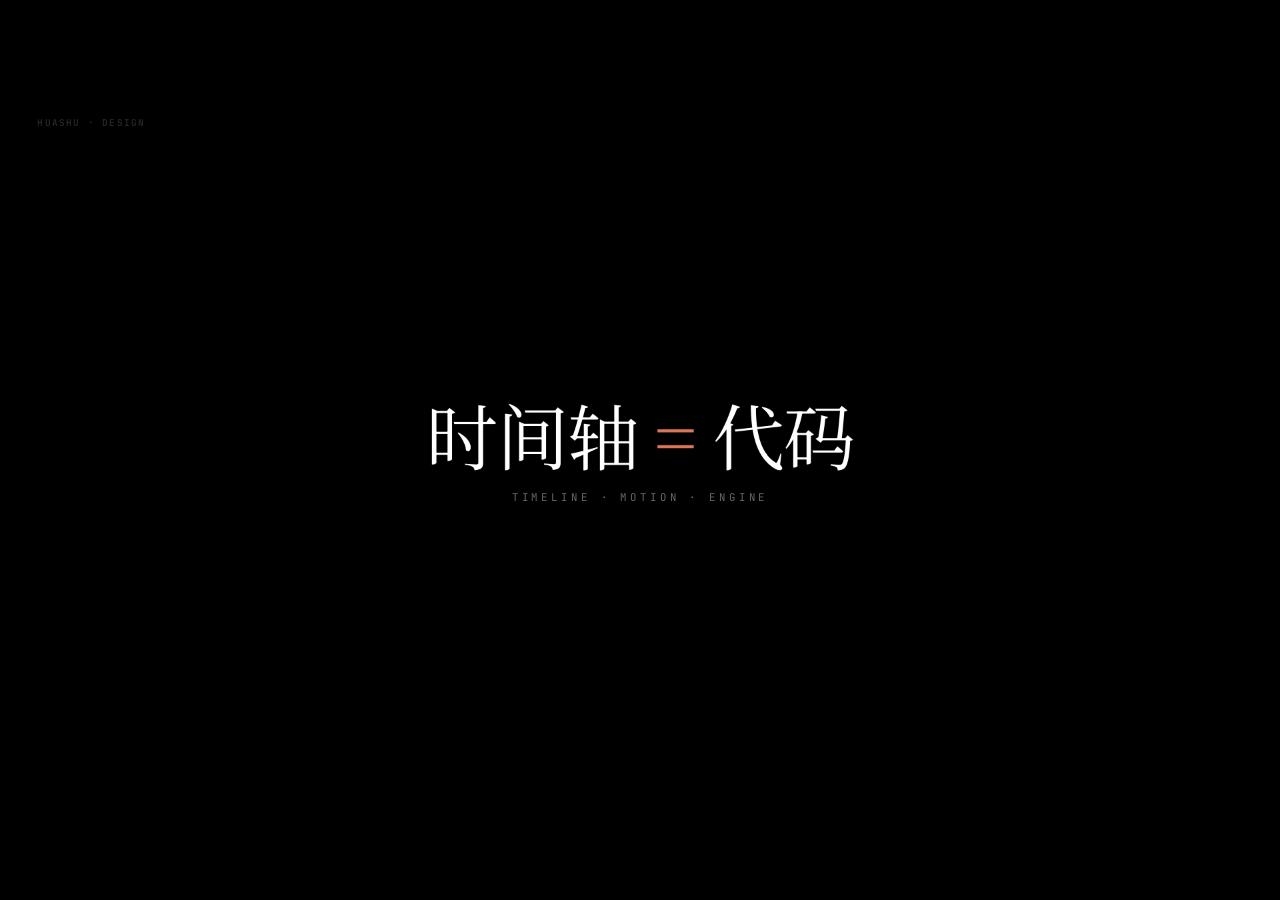
<file: .agents/skills/huashu-design/demos/c3-motion-design.html>
<!doctype html>
<html lang="zh-Hans">
<head>
<meta charset="utf-8" />
<title>huashu-design · c3 motion design（中文版）</title>
<link rel="preconnect" href="https://fonts.googleapis.com">
<link rel="preconnect" href="https://fonts.gstatic.com" crossorigin>
<link href="https://fonts.googleapis.com/css2?family=Source+Serif+4:ital,opsz,wght@0,8..60,300..700;1,8..60,300..700&family=Noto+Serif+SC:wght@300;400;500;600;700&family=Inter:wght@100;200;300;400;500;600;700;800&family=JetBrains+Mono:wght@400;500;600&display=swap" rel="stylesheet">
<style>
:root {
  --bg: #000000;
  --ink: #FFFFFF;
  --ink-80: rgba(255,255,255,0.82);
  --ink-60: rgba(255,255,255,0.58);
  --muted: rgba(255,255,255,0.40);
  --dim: rgba(255,255,255,0.18);
  --hairline: rgba(255,255,255,0.12);
  --hair-strong: rgba(255,255,255,0.22);
  --accent: #D97757;
  --accent-deep: #B85D3D;
  --accent-dim: rgba(217,119,87,0.25);
  --serif-cn: "Noto Serif SC", "Songti SC", "STSong", serif;
  --serif-en: "Source Serif 4", "Tiempos Headline", Georgia, serif;
  --sans: "Inter", -apple-system, "PingFang SC", "HarmonyOS Sans SC", system-ui, sans-serif;
  --mono: "JetBrains Mono", "SF Mono", ui-monospace, monospace;
}

html, body {
  margin: 0; padding: 0;
  background: #000;
  overflow: hidden;
  font-family: var(--sans);
  color: var(--ink);
  -webkit-font-smoothing: antialiased;
}
* { box-sizing: border-box; }

.stage {
  position: fixed;
  top: 50%; left: 50%;
  width: 1920px; height: 1080px;
  transform-origin: center center;
  background: var(--bg);
  overflow: hidden;
}

/* Subtle film grain overlay, 2% */
.stage::after {
  content: '';
  position: absolute; inset: 0;
  pointer-events: none;
  opacity: 0.025;
  background-image: url("data:image/svg+xml;utf8,<svg xmlns='http://www.w3.org/2000/svg' width='300' height='300'><filter id='n'><feTurbulence baseFrequency='0.9' numOctaves='2'/></filter><rect width='100%' height='100%' filter='url(%23n)'/></svg>");
  mix-blend-mode: overlay;
  z-index: 200;
}

/* Watermark */
.watermark-tl {
  position: absolute;
  top: 40px; left: 56px;
  font-family: var(--mono);
  font-size: 14px;
  letter-spacing: 0.2em;
  color: rgba(255,255,255,0.16);
  z-index: 50;
  text-transform: none;
  font-weight: 500;
}
.watermark-br {
  position: absolute;
  bottom: 32px; right: 48px;
  font-family: var(--mono);
  font-size: 10px;
  letter-spacing: 0.24em;
  color: rgba(255,255,255,0.22);
  z-index: 100;
  text-transform: uppercase;
  opacity: 0;
  transition: opacity 0.6s;
}
.watermark-br.visible { opacity: 1; }

/* Scene container */
.scene {
  position: absolute; inset: 0;
  opacity: 0;
  visibility: hidden;
  will-change: opacity;
}
.scene.visible { visibility: visible; }

/* ============ Split layout ============ */
.split {
  position: absolute; inset: 0;
}
.split-top {
  position: absolute;
  top: 0; left: 0;
  width: 100%; height: 48%;
  display: flex;
  align-items: center;
  justify-content: center;
}
.split-bottom {
  position: absolute;
  bottom: 0; left: 0;
  width: 100%; height: 52%;
}

/* Horizontal divider hairline */
.split-divider {
  position: absolute;
  left: 160px; right: 160px;
  top: 48%;
  height: 1px;
  background: var(--hairline);
  z-index: 5;
}

/* Section label (top-left of each half) */
.panel-label {
  position: absolute;
  top: 32px;
  left: 160px;
  font-family: var(--mono);
  font-size: 12px;
  letter-spacing: 0.3em;
  color: var(--muted);
  text-transform: uppercase;
}
.split-bottom .panel-label { top: 32px; }
.panel-label .accent { color: var(--accent); font-weight: 500; }

/* ============ Top: Timeline ============ */
.timeline-wrap {
  width: 1600px;
  position: relative;
  margin-top: 40px;
}
.timeline-track {
  position: relative;
  height: 2px;
  background: var(--hairline);
  width: 100%;
}
.timeline-track .fill {
  position: absolute;
  top: 0; left: 0;
  height: 100%;
  background: linear-gradient(90deg, var(--accent) 0%, rgba(217,119,87,0.4) 100%);
  width: 0%;
  will-change: width;
}

/* Tick marks */
.tick {
  position: absolute;
  width: 1px;
  height: 10px;
  background: var(--muted);
  top: -4px;
  transform: translateX(-0.5px);
}
.tick.major { height: 14px; top: -6px; background: var(--ink-60); }
.tick-label {
  position: absolute;
  top: 18px;
  font-family: var(--mono);
  font-size: 11px;
  color: var(--muted);
  letter-spacing: 0.1em;
  transform: translateX(-50%);
}

/* Playhead */
.playhead {
  position: absolute;
  top: -28px;
  left: 0;
  width: 2px;
  height: 58px;
  background: var(--accent);
  transform: translateX(-1px);
  will-change: transform;
  z-index: 10;
  box-shadow: 0 0 20px rgba(217,119,87,0.5);
}
.playhead::before {
  content: '';
  position: absolute;
  top: -8px;
  left: 50%;
  transform: translateX(-50%);
  width: 14px; height: 14px;
  background: var(--accent);
  border-radius: 50%;
  box-shadow: 0 0 16px rgba(217,119,87,0.6);
}
.playhead::after {
  content: '';
  position: absolute;
  top: -6px;
  left: 50%;
  transform: translateX(-50%);
  width: 6px; height: 6px;
  background: var(--bg);
  border-radius: 50%;
  z-index: 2;
}

/* API capsules on timeline */
.api-capsule {
  position: absolute;
  top: -92px;
  transform: translateX(-50%);
  padding: 10px 20px;
  border: 1px solid var(--hairline);
  border-radius: 999px;
  background: rgba(0,0,0,0.6);
  backdrop-filter: blur(8px);
  font-family: var(--mono);
  font-size: 18px;
  font-weight: 500;
  color: var(--ink-60);
  letter-spacing: 0.02em;
  transition: none;
  will-change: color, border-color, transform, box-shadow;
  white-space: nowrap;
}
.api-capsule.lit {
  color: var(--accent);
  border-color: var(--accent);
  box-shadow: 0 0 30px rgba(217,119,87,0.35);
}
.api-capsule .tiny {
  font-size: 10px;
  color: var(--muted);
  letter-spacing: 0.2em;
  margin-right: 10px;
  display: inline-block;
  vertical-align: middle;
  opacity: 0.7;
}
.api-capsule.lit .tiny { color: var(--accent); opacity: 0.9; }

/* Tick connector (short vertical line from capsule to timeline) */
.capsule-stem {
  position: absolute;
  top: -48px;
  width: 1px;
  height: 44px;
  background: var(--hairline);
  transform: translateX(-0.5px);
  z-index: 1;
}
.capsule-stem.lit { background: var(--accent); }

/* ============ Bottom: Driven stage ============ */
.driven-stage {
  position: absolute;
  top: 0; left: 0;
  width: 100%; height: 100%;
}

.viz {
  position: absolute;
  top: 46%; left: 50%;
  transform: translate(-50%, -50%);
  width: 1000px; height: 400px;
  opacity: 0;
  will-change: opacity;
  display: flex;
  align-items: center;
  justify-content: center;
}

/* viz 1: useTime — clock */
.viz-clock {
  position: relative;
  width: 280px; height: 280px;
  border: 1.5px solid var(--hair-strong);
  border-radius: 50%;
  display: flex;
  align-items: center;
  justify-content: center;
}
.viz-clock .tickmark {
  position: absolute;
  width: 1px;
  height: 8px;
  background: var(--muted);
  top: 10px;
  left: 50%;
  transform-origin: 50% 130px;
}
.viz-clock .tickmark.q {
  width: 2px;
  height: 14px;
  background: var(--ink-60);
}
.viz-clock .hand-h {
  position: absolute;
  width: 3px; height: 80px;
  background: var(--ink);
  left: 50%;
  bottom: 50%;
  transform-origin: 50% 100%;
  transform: translateX(-50%) rotate(30deg);
  border-radius: 2px;
  will-change: transform;
}
.viz-clock .hand-m {
  position: absolute;
  width: 2px; height: 110px;
  background: var(--ink-80);
  left: 50%;
  bottom: 50%;
  transform-origin: 50% 100%;
  transform: translateX(-50%) rotate(120deg);
  border-radius: 2px;
  will-change: transform;
}
.viz-clock .hand-s {
  position: absolute;
  width: 1.5px; height: 120px;
  background: var(--accent);
  left: 50%;
  bottom: 50%;
  transform-origin: 50% 100%;
  transform: translateX(-50%) rotate(0deg);
  border-radius: 2px;
  will-change: transform;
  box-shadow: 0 0 10px rgba(217,119,87,0.4);
}
.viz-clock .center-dot {
  width: 12px; height: 12px;
  border-radius: 50%;
  background: var(--accent);
  z-index: 5;
  box-shadow: 0 0 10px rgba(217,119,87,0.6);
}
.viz-clock-label {
  position: absolute;
  bottom: -48px;
  left: 50%;
  transform: translateX(-50%);
  font-family: var(--mono);
  font-size: 13px;
  color: var(--muted);
  letter-spacing: 0.12em;
  white-space: nowrap;
}
.viz-clock-label .val {
  color: var(--accent);
  font-variant-numeric: tabular-nums;
}

/* viz 2: interpolate — morph box */
.viz-morph {
  display: flex;
  gap: 80px;
  align-items: center;
  justify-content: center;
  width: 100%;
}
.morph-box {
  width: 260px; height: 260px;
  position: relative;
  display: flex;
  align-items: center;
  justify-content: center;
}
.morph-rect {
  background: var(--accent);
  border-radius: 4px;
  will-change: width, height, background, border-radius, transform;
  box-shadow: 0 0 40px rgba(217,119,87,0.25);
}
.morph-label {
  position: absolute;
  bottom: -48px;
  left: 50%;
  transform: translateX(-50%);
  font-family: var(--mono);
  font-size: 12px;
  color: var(--muted);
  letter-spacing: 0.12em;
  white-space: nowrap;
}
.morph-label .val { color: var(--accent); font-variant-numeric: tabular-nums; }
.morph-arrow {
  font-family: var(--mono);
  font-size: 28px;
  color: var(--muted);
  letter-spacing: 0.2em;
}

/* viz 3: Easing — curves */
.viz-curves {
  position: relative;
  width: 720px; height: 320px;
  display: flex;
  align-items: center;
  justify-content: center;
}
.curves-svg {
  width: 100%; height: 100%;
}
.curve-label {
  position: absolute;
  font-family: var(--mono);
  font-size: 12px;
  color: var(--muted);
  letter-spacing: 0.08em;
  white-space: nowrap;
}
/* viewBox 720x320 → right edge ≈ 680 of 720 → 94%. Vertical:
   y=40 is visual top (output value 1), y=260 is bottom (value 0).
   Labels go at right side, vertically aligned with where each curve
   approaches its asymptote at t≈0.7.
   expoOut at t=0.7 ~ 0.99 (≈ y=42)
   cubicOut at t=0.7 ~ 0.973 (≈ y=46)
   linear at t=0.7 ~ 0.7 (≈ y=106)
   So spatial order top→bottom: expoOut, cubicOut, linear
*/
.curve-label.l-expo   { top:  6%; right: 4%; color: var(--accent); }
.curve-label.l-cubic  { top: 16%; right: 4%; color: rgba(255,255,255,0.78); }
.curve-label.l-linear { top: 36%; right: 4%; color: rgba(255,255,255,0.42); }

.curve-dot {
  position: absolute;
  width: 10px; height: 10px;
  border-radius: 50%;
  background: var(--accent);
  transform: translate(-50%, -50%);
  box-shadow: 0 0 14px rgba(217,119,87,0.6);
  will-change: left, top;
}

/* viz 4: useSprite — choreographed grid */
.viz-sprites {
  display: grid;
  grid-template-columns: repeat(6, 60px);
  grid-template-rows: repeat(4, 60px);
  gap: 18px;
  justify-content: center;
  align-content: center;
  padding: 40px 0;
}
.sprite {
  width: 60px; height: 60px;
  background: var(--hairline);
  border: 1px solid var(--dim);
  will-change: transform, opacity, background;
  opacity: 0;
  border-radius: 2px;
}

.sprite-label {
  position: absolute;
  bottom: -6px;
  left: 50%;
  transform: translateX(-50%);
  font-family: var(--mono);
  font-size: 12px;
  color: var(--muted);
  letter-spacing: 0.12em;
  white-space: nowrap;
}
.sprite-label .val { color: var(--accent); font-variant-numeric: tabular-nums; }

/* ============ Scene 0: Opening title ============ */
.scene-intro {
  display: flex;
  flex-direction: column;
  align-items: center;
  justify-content: center;
}
.scene-intro .title {
  font-family: var(--serif-cn);
  font-size: 108px;
  font-weight: 300;
  letter-spacing: -0.02em;
  color: var(--ink);
  line-height: 1.05;
  will-change: opacity, transform, font-weight;
}
.scene-intro .title .accent { color: var(--accent); }
.scene-intro .sub {
  margin-top: 28px;
  font-family: var(--mono);
  font-size: 16px;
  color: var(--muted);
  letter-spacing: 0.3em;
}

/* ============ Scene 2: Brand reveal (米色面板标准动作) ============ */
.scene-brand {
  background: transparent;
  pointer-events: none;
  z-index: 150;
}
.brand-panel {
  position: absolute;
  inset: 0;
  background: #F5F4F0;
  transform: translateY(100%);
  will-change: transform;
}
.brand-wordmark {
  position: absolute;
  top: 50%;
  left: 50%;
  transform: translate(-50%, calc(-50% + 20px));
  font-family: "Source Serif 4", Georgia, serif;
  font-size: 72px;
  font-weight: 100;
  font-variation-settings: "wght" 100;
  letter-spacing: -0.01em;
  color: #1A1918;
  text-align: center;
  line-height: 1;
  opacity: 0;
  white-space: nowrap;
  will-change: opacity, transform, font-weight, font-variation-settings;
}
.brand-wordmark .accent { color: #D97757; font-weight: inherit; }
.brand-line {
  position: absolute;
  top: calc(50% + 60px);
  left: 50%;
  transform: translateX(-50%);
  height: 2px;
  width: 0px;
  background: #D97757;
  will-change: width;
}

/* ============ Replay button (hidden during record) ============ */
.replay-btn {
  position: absolute;
  bottom: 40px;
  left: 50%;
  transform: translateX(-50%);
  padding: 12px 32px;
  border: 1px solid var(--hair-strong);
  border-radius: 999px;
  background: transparent;
  color: var(--ink-60);
  font-family: var(--mono);
  font-size: 13px;
  letter-spacing: 0.2em;
  cursor: pointer;
  opacity: 0;
  pointer-events: none;
  transition: opacity 0.4s;
  z-index: 300;
}
.replay-btn.visible {
  opacity: 1;
  pointer-events: auto;
}
</style>
</head>
<body>

<div class="stage" id="stage">

  <!-- Top-left watermark (always on) -->
  <div class="watermark-tl">HUASHU · DESIGN</div>

  <!-- ============ Scene 0: Intro (0 → 1.6s) ============ -->
  <div class="scene scene-intro" id="scene-intro">
    <div class="title" id="introTitle">时间轴 <span class="accent">=</span> 代码</div>
    <div class="sub" id="introSub">TIMELINE · MOTION · ENGINE</div>
  </div>

  <!-- ============ Scene 1: Split view (1.6 → 8.2s) ============ -->
  <div class="scene" id="scene-main">
    <div class="split">

      <!-- TOP: Timeline -->
      <div class="split-top">
        <div class="panel-label">TIMELINE · <span class="accent">PLAYHEAD</span></div>
        <div class="timeline-wrap">
          <div class="timeline-track">
            <div class="fill" id="timelineFill"></div>

            <!-- Tick marks (10 ticks for 10s) -->
            <div class="tick" style="left: 0%;"></div>
            <div class="tick major" style="left: 0%;"></div>
            <div class="tick" style="left: 10%;"></div>
            <div class="tick major" style="left: 20%;"></div>
            <div class="tick" style="left: 30%;"></div>
            <div class="tick major" style="left: 40%;"></div>
            <div class="tick" style="left: 50%;"></div>
            <div class="tick major" style="left: 60%;"></div>
            <div class="tick" style="left: 70%;"></div>
            <div class="tick major" style="left: 80%;"></div>
            <div class="tick" style="left: 90%;"></div>
            <div class="tick major" style="left: 100%;"></div>

            <div class="tick-label" style="left: 0%;">0s</div>
            <div class="tick-label" style="left: 20%;">2s</div>
            <div class="tick-label" style="left: 40%;">4s</div>
            <div class="tick-label" style="left: 60%;">6s</div>
            <div class="tick-label" style="left: 80%;">8s</div>
            <div class="tick-label" style="left: 100%;">10s</div>

            <!-- API capsules anchored at their trigger points -->
            <!-- Scene-main spans 1.6→8.2; timeline maps 0→10s globally for clarity.
                 cap positions here mirror when each API is "active" on the lower viz. -->
            <!-- useTime: global t = 1.8 → 3.3 → center ~2.5s → 25% -->
            <div class="capsule-stem" id="stem-time" style="left: 18%;"></div>
            <div class="api-capsule" id="cap-time" style="left: 18%;">
              <span class="tiny">01</span>useTime
            </div>

            <!-- interpolate: 3.5 → 5s → center 4.2s → 42% -->
            <div class="capsule-stem" id="stem-interp" style="left: 38%;"></div>
            <div class="api-capsule" id="cap-interp" style="left: 38%;">
              <span class="tiny">02</span>interpolate
            </div>

            <!-- Easing: 5 → 6.5s → center 5.7s → 57% -->
            <div class="capsule-stem" id="stem-easing" style="left: 58%;"></div>
            <div class="api-capsule" id="cap-easing" style="left: 58%;">
              <span class="tiny">03</span>Easing
            </div>

            <!-- useSprite: 6.5 → 8s → center 7.2s → 72% -->
            <div class="capsule-stem" id="stem-sprite" style="left: 80%;"></div>
            <div class="api-capsule" id="cap-sprite" style="left: 80%;">
              <span class="tiny">04</span>useSprite
            </div>

            <!-- Playhead -->
            <div class="playhead" id="playhead"></div>
          </div>
        </div>
      </div>

      <!-- Divider -->
      <div class="split-divider"></div>

      <!-- BOTTOM: Driven stage -->
      <div class="split-bottom">
        <div class="panel-label">DRIVEN · <span class="accent">STAGE</span></div>
        <div class="driven-stage">

          <!-- viz 1: useTime — clock -->
          <div class="viz" id="viz-time">
            <div class="viz-clock" id="clockRoot">
              <!-- 12 tick marks -->
              <div class="tickmark q" style="transform: translate(-50%, 0) rotate(0deg);"></div>
              <div class="tickmark" style="transform: translate(-50%, 0) rotate(30deg);"></div>
              <div class="tickmark" style="transform: translate(-50%, 0) rotate(60deg);"></div>
              <div class="tickmark q" style="transform: translate(-50%, 0) rotate(90deg);"></div>
              <div class="tickmark" style="transform: translate(-50%, 0) rotate(120deg);"></div>
              <div class="tickmark" style="transform: translate(-50%, 0) rotate(150deg);"></div>
              <div class="tickmark q" style="transform: translate(-50%, 0) rotate(180deg);"></div>
              <div class="tickmark" style="transform: translate(-50%, 0) rotate(210deg);"></div>
              <div class="tickmark" style="transform: translate(-50%, 0) rotate(240deg);"></div>
              <div class="tickmark q" style="transform: translate(-50%, 0) rotate(270deg);"></div>
              <div class="tickmark" style="transform: translate(-50%, 0) rotate(300deg);"></div>
              <div class="tickmark" style="transform: translate(-50%, 0) rotate(330deg);"></div>

              <div class="hand-h" id="handH"></div>
              <div class="hand-m" id="handM"></div>
              <div class="hand-s" id="handS"></div>
              <div class="center-dot"></div>

              <div class="viz-clock-label">
                t = <span class="val" id="timeVal">0.00s</span>
              </div>
            </div>
          </div>

          <!-- viz 2: interpolate — morph -->
          <div class="viz" id="viz-interp">
            <div class="viz-morph">
              <div class="morph-box">
                <div class="morph-rect" id="morphFrom" style="width: 80px; height: 80px; background: var(--hair-strong); border-radius: 2px;"></div>
                <div class="morph-label">FROM · <span class="val">0 → 100</span></div>
              </div>
              <div class="morph-arrow">──────→</div>
              <div class="morph-box">
                <div class="morph-rect" id="morphTo"></div>
                <div class="morph-label">INTERPOLATE · <span class="val" id="interpVal">0.00</span></div>
              </div>
            </div>
          </div>

          <!-- viz 3: Easing — 3 curves drawn in parallel -->
          <div class="viz" id="viz-easing">
            <div class="viz-curves">
              <svg class="curves-svg" viewBox="0 0 720 320" preserveAspectRatio="none">
                <!-- Grid -->
                <line x1="60" y1="260" x2="680" y2="260" stroke="rgba(255,255,255,0.18)" stroke-width="1"/>
                <line x1="60" y1="260" x2="60" y2="40" stroke="rgba(255,255,255,0.18)" stroke-width="1"/>

                <!-- Axis labels -->
                <text x="50" y="266" text-anchor="end" fill="rgba(255,255,255,0.4)" font-family="JetBrains Mono, monospace" font-size="11">0</text>
                <text x="50" y="48" text-anchor="end" fill="rgba(255,255,255,0.4)" font-family="JetBrains Mono, monospace" font-size="11">1</text>
                <text x="680" y="282" text-anchor="end" fill="rgba(255,255,255,0.4)" font-family="JetBrains Mono, monospace" font-size="11">t</text>

                <!-- Curves -->
                <path id="pathLinear" d="M 60 260 L 60 260" stroke="rgba(255,255,255,0.42)" stroke-width="1.5" fill="none" stroke-linecap="round"/>
                <path id="pathCubic" d="M 60 260 L 60 260" stroke="rgba(255,255,255,0.75)" stroke-width="1.8" fill="none" stroke-linecap="round"/>
                <path id="pathExpo" d="M 60 260 L 60 260" stroke="#D97757" stroke-width="2.2" fill="none" stroke-linecap="round"/>
              </svg>
              <div class="curve-label l-linear">linear</div>
              <div class="curve-label l-cubic">cubicOut</div>
              <div class="curve-label l-expo">expoOut</div>
            </div>
          </div>

          <!-- viz 4: useSprite — 24 sprites -->
          <div class="viz" id="viz-sprite">
            <div class="viz-sprites" id="spriteGrid">
              <!-- 24 sprites (6x4), filled by JS -->
            </div>
          </div>
        </div>
      </div>

    </div>
  </div>

  <!-- ============ Scene 2: Brand reveal (米色面板, 8.0 → 10s) ============ -->
  <div class="scene scene-brand" id="scene-brand">
    <div class="brand-panel" id="brandPanel"></div>
    <div class="brand-wordmark" id="wordmark">huashu<span class="accent">-</span>design</div>
    <div class="brand-line" id="brandLine"></div>
  </div>

  <!-- Bottom-right watermark -->
  <div class="watermark-br" id="watermarkBR">V2 · 2026</div>

  <!-- Replay button (hidden during recording) -->
  <button class="replay-btn no-record" id="replayBtn">REPLAY</button>

</div>

<script>
(function() {
  // =============== Timing ===============
  const T = {
    DURATION: 10.0,

    // Scene 0: intro
    intro_in:  [0.0, 0.5],
    intro_out: [1.3, 1.6],

    // Scene 1: main (timeline + driven stage)
    main_in:   [1.5, 1.9],     // fade in
    // Playhead sweeps from 0% (at t=1.6) to 100% (at t=8.2).
    // API activations use GLOBAL time. Their capsule position is placed so
    // that playhead passes under the capsule right when the API peaks.
    main_t0:   1.6,
    main_t_end: 8.2,
    main_out:  [8.0, 8.4],

    // API activations (GLOBAL time)
    // Each API: [activate_start, peak, deactivate_end]
    // Capsule x% = (peak - 1.6) / (8.2 - 1.6) * 100
    useTime:     [2.0, 2.8, 3.6],   // capsule @ ~18%
    interpolate: [3.6, 4.1, 4.8],   // capsule @ ~38%
    Easing:      [4.8, 5.4, 6.2],   // capsule @ ~58%
    useSprite:   [6.2, 6.9, 7.9],   // capsule @ ~80%

    // Scene 2: Brand reveal (米色面板 standard, last 2s of T=10)
    // [T-2.0 → T-1.7]: main fade 1→0 (already handled by main_out 8.0-8.4)
    // [T-1.7 → T-1.3]: beige panel translateY 100%→0, expoOut
    // [T-1.3 → T-0.7]: wordmark weight 100→500 + y:20→0 + opacity 0→1, expoOut
    // [T-0.7 → T-0.3]: orange line width 0→280px, cubicOut
    // [T-0.3 → T]: hold
    brand_panel:  [8.3, 8.7],
    brand_word:   [8.7, 9.3],
    brand_line:   [9.3, 9.7],
  };

  // =============== Easings ===============
  const expoOut = t => (t >= 1 ? 1 : 1 - Math.pow(2, -10 * t));
  const expoIn  = t => (t <= 0 ? 0 : Math.pow(2, 10 * (t - 1)));
  const cubicOut = t => 1 - Math.pow(1 - t, 3);
  const cubicIn  = t => t * t * t;
  const cubicInOut = t => t < 0.5 ? 4 * t * t * t : 1 - Math.pow(-2 * t + 2, 3) / 2;
  const easeInOut  = cubicInOut;
  const linear = t => t;

  // =============== Utils ===============
  const clamp = (v, lo = 0, hi = 1) => Math.max(lo, Math.min(hi, v));
  const clampLerp = (t, t0, t1) => clamp((t - t0) / (t1 - t0));
  function lerp(t, t0, t1, v0, v1, easing = linear) {
    const p = clampLerp(t, t0, t1);
    return v0 + (v1 - v0) * easing(p);
  }

  // =============== DOM refs ===============
  const scenes = {
    intro: document.getElementById('scene-intro'),
    main: document.getElementById('scene-main'),
    brand: document.getElementById('scene-brand'),
  };
  const introTitle = document.getElementById('introTitle');
  const introSub = document.getElementById('introSub');

  const timelineFill = document.getElementById('timelineFill');
  const playhead = document.getElementById('playhead');

  const capTime = document.getElementById('cap-time');
  const capInterp = document.getElementById('cap-interp');
  const capEasing = document.getElementById('cap-easing');
  const capSprite = document.getElementById('cap-sprite');

  const stemTime = document.getElementById('stem-time');
  const stemInterp = document.getElementById('stem-interp');
  const stemEasing = document.getElementById('stem-easing');
  const stemSprite = document.getElementById('stem-sprite');

  const vizTime = document.getElementById('viz-time');
  const vizInterp = document.getElementById('viz-interp');
  const vizEasing = document.getElementById('viz-easing');
  const vizSprite = document.getElementById('viz-sprite');

  const handS = document.getElementById('handS');
  const handM = document.getElementById('handM');
  const handH = document.getElementById('handH');
  const timeVal = document.getElementById('timeVal');

  const morphTo = document.getElementById('morphTo');
  const interpVal = document.getElementById('interpVal');

  const pathLinear = document.getElementById('pathLinear');
  const pathCubic = document.getElementById('pathCubic');
  const pathExpo = document.getElementById('pathExpo');

  const spriteGrid = document.getElementById('spriteGrid');
  const wordmark = document.getElementById('wordmark');
  const brandLine = document.getElementById('brandLine');
  const brandPanel = document.getElementById('brandPanel');
  const watermarkBR = document.getElementById('watermarkBR');
  const replayBtn = document.getElementById('replayBtn');

  // Build 24 sprites (6x4 grid)
  const SPRITE_COLS = 6, SPRITE_ROWS = 4;
  const spriteEls = [];
  for (let r = 0; r < SPRITE_ROWS; r++) {
    for (let c = 0; c < SPRITE_COLS; c++) {
      const el = document.createElement('div');
      el.className = 'sprite';
      // center distance for ripple
      const dc = c - (SPRITE_COLS - 1) / 2;
      const dr = r - (SPRITE_ROWS - 1) / 2;
      const dist = Math.sqrt(dc * dc + dr * dr);
      const maxDist = Math.sqrt(((SPRITE_COLS - 1) / 2) ** 2 + ((SPRITE_ROWS - 1) / 2) ** 2);
      el.dataset.delay = (dist / maxDist).toFixed(3);
      spriteGrid.appendChild(el);
      spriteEls.push(el);
    }
  }

  // =============== Scene helpers ===============
  function showScene(el, opacity) {
    if (opacity > 0.001) el.classList.add('visible');
    else el.classList.remove('visible');
    el.style.opacity = opacity;
  }

  // =============== API activation logic ===============
  function apiState(t_local, api) {
    // Returns { on: bool, strength: 0-1 }
    const [a, peak, b] = T[api];
    if (t_local < a || t_local > b) return { on: false, strength: 0 };
    if (t_local < peak) {
      return { on: true, strength: expoOut(clampLerp(t_local, a, peak)) };
    } else {
      return { on: true, strength: 1 - cubicIn(clampLerp(t_local, peak, b)) };
    }
  }

  // =============== Draw easing curves progressively ===============
  function easingPath(easingFn, progress) {
    // progress 0-1 draws the curve from left to right
    // x range: 60 → 680, y range: 260 (0) → 40 (1)
    const X0 = 60, X1 = 680, Y0 = 260, Y1 = 40;
    const steps = Math.max(2, Math.floor(progress * 80));
    let d = `M ${X0} ${Y0}`;
    for (let i = 1; i <= steps; i++) {
      const t = (i / 80) * progress;
      const x = X0 + (X1 - X0) * t;
      const y = Y0 + (Y1 - Y0) * easingFn(t);
      d += ` L ${x.toFixed(2)} ${y.toFixed(2)}`;
    }
    return d;
  }

  // =============== Render ===============
  function render(t) {
    // ============ Scene 0: Intro ============
    if (t < T.main_in[1]) {
      let op = 0;
      if (t < T.intro_in[1]) op = clampLerp(t, T.intro_in[0], T.intro_in[1]);
      else if (t < T.intro_out[0]) op = 1;
      else op = 1 - clampLerp(t, T.intro_out[0], T.intro_out[1]);
      showScene(scenes.intro, op);

      // weight morph + rise
      const morphP = expoOut(clampLerp(t, T.intro_in[0], T.intro_in[1] + 0.3));
      const w = 150 + (400 - 150) * morphP;
      introTitle.style.fontWeight = Math.round(w);
      const rise = lerp(t, T.intro_in[0], T.intro_in[1], 16, 0, expoOut);
      introTitle.style.transform = `translate3d(0, ${rise}px, 0)`;
      introSub.style.opacity = clampLerp(t, T.intro_in[1], T.intro_in[1] + 0.4);
    } else {
      showScene(scenes.intro, 0);
    }

    // ============ Scene 1: Main (split view) ============
    if (t >= T.main_in[0] - 0.1 && t < T.main_out[1]) {
      let op;
      if (t < T.main_in[1]) op = clampLerp(t, T.main_in[0], T.main_in[1]);
      else if (t < T.main_out[0]) op = 1;
      else op = 1 - clampLerp(t, T.main_out[0], T.main_out[1]);
      showScene(scenes.main, op);

      // Playhead sweeps 0% → 100% across the window [main_t0, main_t_end]
      const phP = clampLerp(t, T.main_t0, T.main_t_end);
      const phPct = phP * 100;
      playhead.style.left = phPct + '%';
      // Keep: use t directly for API state
      const t_local_clamped = t;

      // Timeline fill
      timelineFill.style.width = phPct + '%';

      // API capsules: lit state driven by apiState
      const stTime = apiState(t_local_clamped, 'useTime');
      const stInterp = apiState(t_local_clamped, 'interpolate');
      const stEasing = apiState(t_local_clamped, 'Easing');
      const stSprite = apiState(t_local_clamped, 'useSprite');

      setLit(capTime, stemTime, stTime);
      setLit(capInterp, stemInterp, stInterp);
      setLit(capEasing, stemEasing, stEasing);
      setLit(capSprite, stemSprite, stSprite);

      // Viz opacities — each viz only visible during its API's window
      vizTime.style.opacity = stTime.on ? stTime.strength : 0;
      vizInterp.style.opacity = stInterp.on ? stInterp.strength : 0;
      vizEasing.style.opacity = stEasing.on ? stEasing.strength : 0;
      vizSprite.style.opacity = stSprite.on ? stSprite.strength : 0;

      // ========= viz 1: clock =========
      // Continuous rotation (not just when active) so transition looks natural
      // But only animate hands when api is near-active, to avoid wasted cpu
      {
        const [a, _peak, b] = T.useTime;
        // Second hand: one revolution over the active window
        const localP = clampLerp(t_local_clamped, a, b);
        // Multi-revolution: 1.5 turns over the window
        const sDeg = localP * 540;
        const mDeg = localP * 180 + 120;
        const hDeg = localP * 60 + 30;
        handS.style.transform = `translateX(-50%) rotate(${sDeg}deg)`;
        handM.style.transform = `translateX(-50%) rotate(${mDeg}deg)`;
        handH.style.transform = `translateX(-50%) rotate(${hDeg}deg)`;

        // Display value as t in seconds mapping 0→1.50
        const displayVal = (localP * 1.5).toFixed(2);
        timeVal.textContent = displayVal + 's';
      }

      // ========= viz 2: interpolate =========
      {
        const [a, _peak, b] = T.interpolate;
        const localP = clampLerp(t_local_clamped, a, b);
        const eased = easeInOut(localP);
        // morph from 80×80 black → 220×160 orange, rounded
        const W = 80 + (240 - 80) * eased;
        const H = 80 + (160 - 80) * eased;
        const bright = Math.round(30 + (217 - 30) * eased);
        const brightG = Math.round(30 + (119 - 30) * eased);
        const brightB = Math.round(30 + (87 - 30) * eased);
        const rad = 2 + (20 - 2) * eased;
        morphTo.style.width = W + 'px';
        morphTo.style.height = H + 'px';
        morphTo.style.background = `rgb(${bright}, ${brightG}, ${brightB})`;
        morphTo.style.borderRadius = rad + 'px';
        interpVal.textContent = eased.toFixed(2);
      }

      // ========= viz 3: easing curves =========
      {
        const [a, _peak, b] = T.Easing;
        const localP = clampLerp(t_local_clamped, a, b);
        pathLinear.setAttribute('d', easingPath(linear, localP));
        pathCubic.setAttribute('d', easingPath(cubicOut, localP));
        pathExpo.setAttribute('d', easingPath(expoOut, localP));
      }

      // ========= viz 4: sprites =========
      {
        const [a, _peak, b] = T.useSprite;
        const localP = clampLerp(t_local_clamped, a, b);
        for (const el of spriteEls) {
          const delay = parseFloat(el.dataset.delay);
          const spriteLocalT = clamp((localP - delay * 0.5) / 0.5, 0, 1);
          const op = expoOut(spriteLocalT);
          el.style.opacity = op;
          const scale = 0.5 + 0.5 * op;
          const y = (1 - op) * 14;
          el.style.transform = `translateY(${y}px) scale(${scale})`;
          el.style.background = op > 0.85 ? 'var(--accent)' : 'var(--hairline)';
        }
      }
    } else {
      showScene(scenes.main, 0);
    }

    // ============ Scene 2: Brand reveal (米色面板标准动作) ============
    if (t >= T.brand_panel[0] - 0.1) {
      showScene(scenes.brand, 1);

      // [T-1.7 → T-1.3]: beige panel slides up, expoOut
      const panelP = expoOut(clampLerp(t, T.brand_panel[0], T.brand_panel[1]));
      brandPanel.style.transform = `translateY(${(1 - panelP) * 100}%)`;

      // [T-1.3 → T-0.7]: wordmark weight 100→500 + y:20→0 + opacity:0→1, expoOut
      const wordP = expoOut(clampLerp(t, T.brand_word[0], T.brand_word[1]));
      const w = 100 + (500 - 100) * wordP;
      wordmark.style.fontVariationSettings = `"wght" ${w.toFixed(0)}`;
      wordmark.style.fontWeight = Math.round(w);
      wordmark.style.opacity = wordP;
      const wRise = (1 - wordP) * 20;
      wordmark.style.transform = `translate(-50%, calc(-50% + ${wRise}px))`;

      // [T-0.7 → T-0.3]: orange line expands 0→280px, cubicOut
      const lineP = cubicOut(clampLerp(t, T.brand_line[0], T.brand_line[1]));
      brandLine.style.width = (lineP * 280) + 'px';
    } else {
      showScene(scenes.brand, 0);
      brandPanel.style.transform = 'translateY(100%)';
      wordmark.style.opacity = 0;
      brandLine.style.width = '0px';
    }

    // Watermark visible from start of main until end
    if (t >= T.main_in[0] && t < T.DURATION - 0.15) {
      watermarkBR.classList.add('visible');
    } else {
      watermarkBR.classList.remove('visible');
    }
  }

  function setLit(capsule, stem, state) {
    if (state.on && state.strength > 0.15) {
      capsule.classList.add('lit');
      stem.classList.add('lit');
      // Subtle scale pulse centered on peak (simplistic)
      const scale = 1.0 + state.strength * 0.06;
      capsule.style.transform = `translateX(-50%) scale(${scale})`;
    } else {
      capsule.classList.remove('lit');
      stem.classList.remove('lit');
      capsule.style.transform = 'translateX(-50%)';
    }
  }

  // =============== Driver ===============
  let manualT = null;
  let startMs = null;
  let hasFinishedOnce = false;

  function tick(now) {
    if (manualT != null) {
      render(manualT);
    } else {
      if (startMs == null) startMs = now;
      const elapsed = (now - startMs) / 1000;
      const recording = window.__recording === true;
      let t;
      if (recording) {
        t = Math.min(elapsed, T.DURATION - 0.001);
        if (elapsed >= T.DURATION && !hasFinishedOnce) hasFinishedOnce = true;
      } else {
        t = elapsed % T.DURATION;
        // Show replay button when we've played at least once
        if (elapsed >= T.DURATION) {
          replayBtn.classList.add('visible');
        }
      }
      render(t);
    }
    requestAnimationFrame(tick);
  }

  // First paint signal for renderer
  document.fonts.ready.then(() => {
    render(0);
    requestAnimationFrame(() => {
      window.__ready = true;
      requestAnimationFrame(tick);
    });
  });

  // ========= Stage scaling (fit viewport) =========
  function fitStage() {
    const stage = document.getElementById('stage');
    const scaleX = window.innerWidth / 1920;
    const scaleY = window.innerHeight / 1080;
    const scale = Math.min(scaleX, scaleY);
    stage.style.transform = `translate(-50%, -50%) scale(${scale})`;
  }
  fitStage();
  window.addEventListener('resize', fitStage);

  // Replay
  replayBtn.addEventListener('click', () => {
    startMs = null;
    replayBtn.classList.remove('visible');
  });

  // =============== Expose for frame-accurate rendering ===============
  window.__setTime = (t) => { manualT = t; render(t); };
  window.__resume = () => { manualT = null; startMs = null; };
  window.__duration = T.DURATION;
  window.__render = render;
})();
</script>
</body>
</html>
</file>
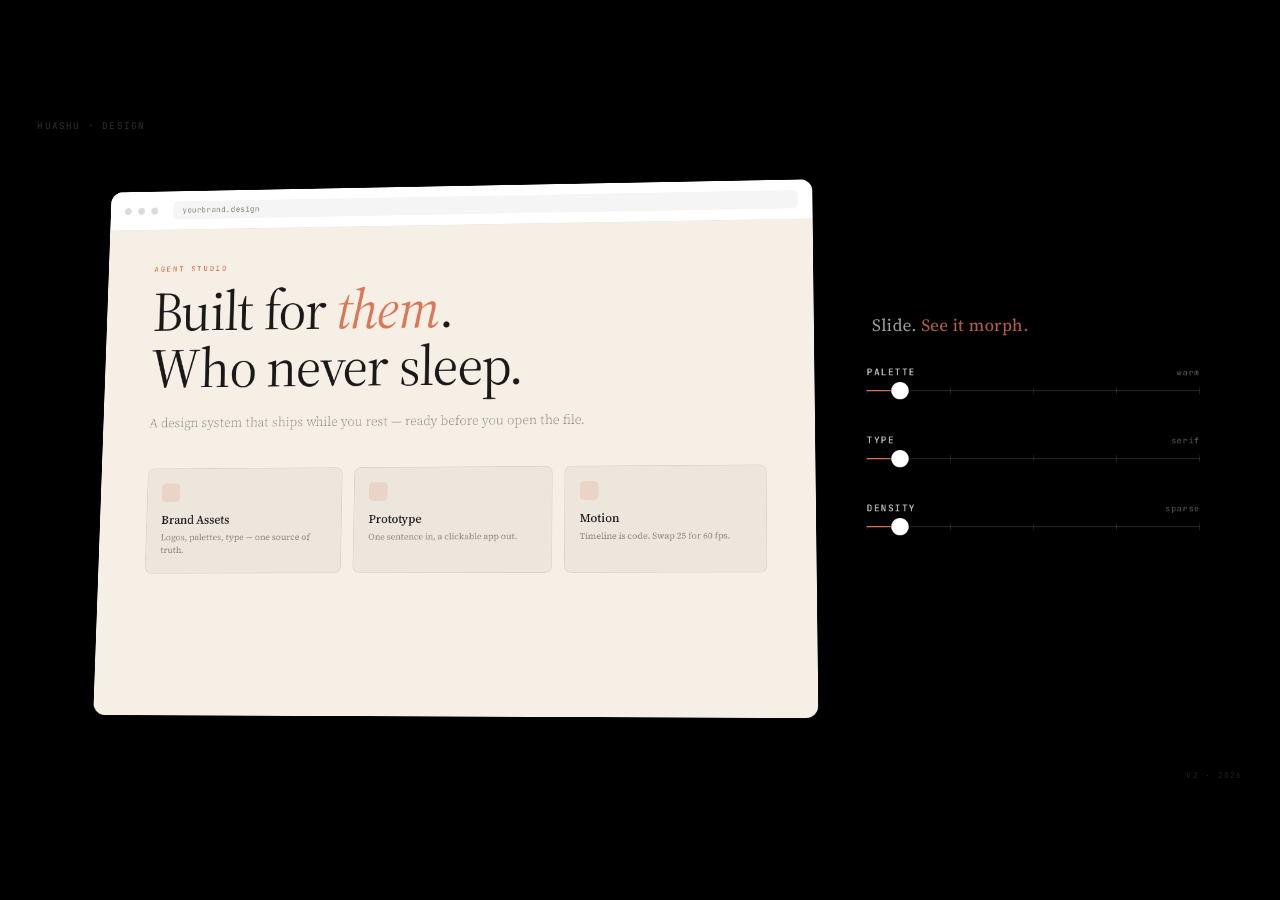
<file: .agents/skills/huashu-design/demos/c4-tweaks-en.html>
<!doctype html>
<html lang="en">
<head>
<meta charset="utf-8" />
<title>c4-tweaks · Slide. See it morph. (English)</title>
<link rel="preconnect" href="https://fonts.googleapis.com">
<link rel="preconnect" href="https://fonts.gstatic.com" crossorigin>
<link href="https://fonts.googleapis.com/css2?family=Source+Serif+4:ital,opsz,wght@0,8..60,300..700;1,8..60,300..700&family=Noto+Serif+SC:wght@300;400;500;600;700&family=Inter:wght@100;200;300;400;500;600;700;800&family=JetBrains+Mono:wght@400;500&display=swap" rel="stylesheet">
<style>
  :root {
    --bg: #000000;
    --ink: #FFFFFF;
    --ink-80: rgba(255,255,255,0.82);
    --ink-60: rgba(255,255,255,0.58);
    --muted: rgba(255,255,255,0.40);
    --hairline: rgba(255,255,255,0.12);
    --accent: #D97757;
    --accent-deep: #B85D3D;

    /* Mock landing page · warm variant (initial state) */
    --warm-bg: #F6EFE6;
    --warm-panel: #FFFFFF;
    --warm-ink: #1A1918;
    --warm-dim: #8B867E;
    --warm-hair: rgba(0,0,0,0.08);
    --warm-accent: #D97757;

    /* Mock landing page · cool variant (after slider 1) */
    --cool-bg: #0E1620;
    --cool-panel: #17222E;
    --cool-ink: #E8EEF5;
    --cool-dim: #7A8A9B;
    --cool-hair: rgba(255,255,255,0.08);
    --cool-accent: #5A8CB8;

    --serif-en: "Source Serif 4", Georgia, serif;
    --serif-cn: "Noto Serif SC", "Source Serif 4", Georgia, serif;
    --sans: "Inter", -apple-system, "PingFang SC", "HarmonyOS Sans SC", system-ui, sans-serif;
    --mono: "JetBrains Mono", "SF Mono", ui-monospace, monospace;
  }
  html, body {
    margin: 0; padding: 0;
    background: #000;
    overflow: hidden;
    font-family: var(--sans);
    color: var(--ink);
    -webkit-font-smoothing: antialiased;
  }
  * { box-sizing: border-box; }

  .stage {
    position: fixed;
    top: 50%; left: 50%;
    width: 1920px; height: 1080px;
    transform: translate(-50%, -50%);
    transform-origin: center center;
    background: var(--bg);
    overflow: hidden;
  }

  /* Film grain */
  .grain {
    position: absolute; inset: 0;
    background-image:
      radial-gradient(rgba(255,255,255,0.02) 1px, transparent 1px);
    background-size: 3px 3px;
    opacity: 0.4;
    pointer-events: none;
    z-index: 2;
  }

  /* Watermark */
  .watermark {
    position: absolute;
    top: 44px; left: 56px;
    font-family: var(--mono);
    font-size: 14px;
    font-weight: 500;
    letter-spacing: 0.2em;
    color: rgba(255,255,255,0.16);
    z-index: 10;
  }

  .version-mark {
    position: absolute;
    bottom: 44px; right: 56px;
    font-family: var(--mono);
    font-size: 12px;
    letter-spacing: 0.2em;
    color: rgba(255,255,255,0.12);
    z-index: 10;
  }

  /* ============ Main composition ============ */
  .composition {
    position: absolute;
    inset: 0;
    display: grid;
    grid-template-columns: 1080px 500px;
    gap: 80px;
    padding: 130px 120px 140px 140px;
    align-items: center;
    perspective: 2400px;
  }

  /* ---- Design preview (left) ---- */
  .preview-frame {
    position: relative;
    width: 1080px;
    height: 800px;
    border-radius: 18px;
    overflow: hidden;
    transform-style: preserve-3d;
    transform: rotateX(6deg) rotateY(-4deg);
    box-shadow:
      0 50px 120px rgba(0,0,0,0.6),
      0 0 0 1px rgba(255,255,255,0.06);
    opacity: 0;
    will-change: opacity, transform, background;
    transition: background 280ms cubic-bezier(.2,.8,.2,1);
  }
  .preview-frame.warm {
    background: var(--warm-bg);
  }
  .preview-frame.cool {
    background: var(--cool-bg);
  }

  /* Browser chrome top bar */
  .browser-chrome {
    display: flex;
    align-items: center;
    gap: 10px;
    padding: 16px 22px;
    border-bottom: 1px solid var(--warm-hair);
    background: var(--warm-panel);
    transition: all 280ms cubic-bezier(.2,.8,.2,1);
  }
  .cool .browser-chrome {
    background: var(--cool-panel);
    border-bottom-color: var(--cool-hair);
  }
  .dot {
    width: 11px; height: 11px; border-radius: 50%;
    background: rgba(0,0,0,0.14);
  }
  .cool .dot { background: rgba(255,255,255,0.14); }
  .url-bar {
    flex: 1;
    margin-left: 14px;
    padding: 6px 14px;
    border-radius: 6px;
    background: rgba(0,0,0,0.04);
    font-family: var(--mono);
    font-size: 12px;
    color: var(--warm-dim);
    letter-spacing: 0.05em;
    transition: all 280ms cubic-bezier(.2,.8,.2,1);
  }
  .cool .url-bar {
    background: rgba(255,255,255,0.04);
    color: var(--cool-dim);
  }

  /* Hero content */
  .preview-body {
    padding: 54px 72px 60px 72px;
    color: var(--warm-ink);
    transition: color 280ms cubic-bezier(.2,.8,.2,1);
  }
  .cool .preview-body { color: var(--cool-ink); }

  .preview-eyebrow {
    font-family: var(--mono);
    font-size: 11px;
    font-weight: 500;
    letter-spacing: 0.24em;
    text-transform: uppercase;
    color: var(--warm-accent);
    transition: color 280ms cubic-bezier(.2,.8,.2,1);
  }
  .cool .preview-eyebrow { color: var(--cool-accent); }

  .preview-title {
    margin-top: 16px;
    font-family: var(--serif-en);
    font-weight: 400;
    font-size: 86px;
    line-height: 1.02;
    letter-spacing: -0.02em;
    transition: font-family 240ms cubic-bezier(.2,.8,.2,1),
                font-weight 240ms cubic-bezier(.2,.8,.2,1),
                letter-spacing 240ms cubic-bezier(.2,.8,.2,1);
  }
  .preview-title .em {
    color: var(--warm-accent);
    font-style: italic;
    transition: color 280ms cubic-bezier(.2,.8,.2,1);
  }
  .cool .preview-title .em { color: var(--cool-accent); }

  .preview-frame.sans .preview-title {
    font-family: var(--sans);
    font-weight: 200;
    letter-spacing: -0.045em;
  }
  .preview-frame.sans .preview-title .em {
    font-style: normal;
  }

  .preview-sub {
    margin-top: 24px;
    font-family: var(--serif-en);
    font-size: 20px;
    font-weight: 300;
    line-height: 1.6;
    max-width: 720px;
    color: var(--warm-dim);
    transition: color 280ms cubic-bezier(.2,.8,.2,1),
                font-family 240ms cubic-bezier(.2,.8,.2,1);
  }
  .cool .preview-sub { color: var(--cool-dim); }
  .preview-frame.sans .preview-sub {
    font-family: var(--sans);
  }

  /* Density cards grid */
  .card-grid {
    margin-top: 54px;
    display: grid;
    grid-template-columns: repeat(3, 1fr);
    gap: 18px;
    transition: grid-template-columns 280ms cubic-bezier(.2,.8,.2,1),
                gap 280ms cubic-bezier(.2,.8,.2,1);
  }
  .preview-frame.dense .card-grid {
    grid-template-columns: repeat(3, 1fr);
    grid-auto-rows: minmax(72px, auto);
    gap: 10px;
  }

  .card {
    padding: 22px 22px 24px 22px;
    border-radius: 10px;
    background: rgba(0,0,0,0.035);
    border: 1px solid var(--warm-hair);
    transition: all 280ms cubic-bezier(.2,.8,.2,1);
  }
  .cool .card {
    background: rgba(255,255,255,0.03);
    border-color: var(--cool-hair);
  }
  .preview-frame.dense .card {
    padding: 12px 14px;
  }

  .card-icon {
    width: 28px; height: 28px;
    border-radius: 6px;
    background: var(--warm-accent);
    opacity: 0.16;
    margin-bottom: 14px;
    transition: all 280ms cubic-bezier(.2,.8,.2,1);
  }
  .cool .card-icon { background: var(--cool-accent); }
  .preview-frame.dense .card-icon {
    width: 18px; height: 18px;
    margin-bottom: 8px;
  }

  .card-title {
    font-family: var(--serif-en);
    font-size: 18px;
    font-weight: 500;
    color: var(--warm-ink);
    letter-spacing: -0.005em;
    transition: color 280ms cubic-bezier(.2,.8,.2,1),
                font-family 240ms cubic-bezier(.2,.8,.2,1),
                font-size 280ms cubic-bezier(.2,.8,.2,1);
  }
  .cool .card-title { color: var(--cool-ink); }
  .preview-frame.sans .card-title {
    font-family: var(--sans);
    font-weight: 500;
  }
  .preview-frame.dense .card-title {
    font-size: 13px;
  }

  .card-text {
    margin-top: 6px;
    font-family: var(--serif-en);
    font-size: 13px;
    line-height: 1.45;
    color: var(--warm-dim);
    transition: all 280ms cubic-bezier(.2,.8,.2,1);
  }
  .cool .card-text { color: var(--cool-dim); }
  .preview-frame.sans .card-text { font-family: var(--sans); }
  .preview-frame.dense .card-text {
    font-size: 11px;
    line-height: 1.3;
    opacity: 0.85;
  }

  /* Extra cards (hidden in sparse mode) */
  .card.extra {
    opacity: 0;
    transform: scale(0.92);
    transition: opacity 240ms cubic-bezier(.2,.8,.2,1),
                transform 240ms cubic-bezier(.2,.8,.2,1),
                background 280ms cubic-bezier(.2,.8,.2,1),
                border-color 280ms cubic-bezier(.2,.8,.2,1);
    pointer-events: none;
    max-height: 0;
    padding: 0;
    overflow: hidden;
  }
  .preview-frame.dense .card.extra {
    opacity: 1;
    transform: scale(1);
    max-height: 120px;
    padding: 12px 14px;
  }

  /* ---- Slider panel (right) ---- */
  .slider-panel {
    position: relative;
    width: 500px;
    opacity: 0;
    will-change: opacity, transform;
    display: flex;
    flex-direction: column;
    gap: 64px;
  }

  .anchor-line {
    position: absolute;
    top: -80px;
    left: 8px;
    font-family: var(--serif-en);
    font-weight: 400;
    font-size: 26px;
    letter-spacing: 0.02em;
    color: var(--ink-80);
    opacity: 0;
    will-change: opacity, transform;
  }
  .anchor-line .em {
    color: var(--accent);
    font-weight: 500;
  }

  .slider-item {
    display: flex;
    flex-direction: column;
    gap: 18px;
  }

  .slider-label {
    display: flex;
    align-items: baseline;
    justify-content: space-between;
  }
  .slider-name {
    font-family: var(--mono);
    font-size: 14px;
    font-weight: 500;
    letter-spacing: 0.18em;
    color: var(--ink-80);
    text-transform: uppercase;
  }
  .slider-value {
    font-family: var(--mono);
    font-size: 12px;
    letter-spacing: 0.14em;
    color: var(--muted);
  }

  /* Track */
  .track {
    position: relative;
    width: 100%;
    height: 2px;
    background: var(--hairline);
  }
  .track-fill {
    position: absolute;
    top: 0; left: 0;
    height: 100%;
    width: 10%;
    background: var(--accent);
    will-change: width;
  }

  /* Tick marks */
  .ticks {
    position: absolute;
    inset: -4px 0 -4px 0;
    display: flex;
    justify-content: space-between;
    pointer-events: none;
  }
  .tick {
    width: 1px;
    height: 10px;
    background: rgba(255,255,255,0.14);
  }

  /* Knob */
  .knob {
    position: absolute;
    top: 50%;
    left: 10%;
    width: 26px; height: 26px;
    border-radius: 50%;
    background: var(--ink);
    transform: translate(-50%, -50%);
    box-shadow: 0 0 0 1px rgba(0,0,0,0.6),
                0 8px 24px rgba(0,0,0,0.5);
    will-change: left, transform, box-shadow;
  }
  .knob.active {
    box-shadow: 0 0 0 2px var(--accent),
                0 0 30px rgba(217,119,87,0.45),
                0 8px 24px rgba(0,0,0,0.5);
  }

  /* Cursor */
  .cursor {
    position: absolute;
    width: 20px; height: 20px;
    pointer-events: none;
    will-change: left, top, opacity;
    opacity: 0;
    z-index: 20;
  }
  .cursor svg { width: 100%; height: 100%; filter: drop-shadow(0 2px 4px rgba(0,0,0,0.8)); }

  /* ---- Brand reveal ---- */
  /* Stage dimmer: fades the composition out just before the panel slides in */
  .stage-dimmer {
    position: absolute;
    inset: 0;
    background: #000000;
    opacity: 0;
    z-index: 40;
    pointer-events: none;
    will-change: opacity;
  }
  .brand-panel {
    position: absolute;
    inset: 0;
    background: #F5F4F0;
    transform: translateY(100%);
    display: flex;
    flex-direction: column;
    align-items: center;
    justify-content: center;
    z-index: 50;
    will-change: transform;
  }
  .brand-wordmark {
    font-family: var(--serif-en);
    font-size: 72px;
    font-weight: 100;
    font-variation-settings: "wght" 100;
    letter-spacing: -0.02em;
    color: #1A1918;
    text-align: center;
    line-height: 1;
    opacity: 0;
    transform: translateY(20px);
    will-change: opacity, transform, font-variation-settings, font-weight;
  }
  .brand-wordmark .accent { color: #D97757; font-weight: inherit; }

  .brand-line {
    /* Flex-centered, 60px below wordmark (line-height 1 @ 72px → descender + 24 gap) */
    margin-top: 60px;
    height: 2px;
    width: 0;
    background: #D97757;
    align-self: center;
    will-change: width;
  }

</style>
</head>
<body>

<div class="stage" id="stage">

  <div class="grain"></div>
  <div class="watermark">HUASHU · DESIGN</div>
  <div class="version-mark">V2 · 2026</div>

  <div class="composition">

    <!-- LEFT: design preview -->
    <div class="preview-frame warm" id="preview">
      <div class="browser-chrome">
        <span class="dot"></span><span class="dot"></span><span class="dot"></span>
        <div class="url-bar">yourbrand.design</div>
      </div>
      <div class="preview-body">
        <div class="preview-eyebrow">Agent Studio</div>
        <div class="preview-title">Built for <span class="em">them</span>.<br/>Who never sleep.</div>
        <div class="preview-sub">A design system that ships while you rest — ready before you open the file.</div>

        <div class="card-grid" id="cardGrid">
          <div class="card">
            <div class="card-icon"></div>
            <div class="card-title">Brand Assets</div>
            <div class="card-text">Logos, palettes, type — one source of truth.</div>
          </div>
          <div class="card">
            <div class="card-icon"></div>
            <div class="card-title">Prototype</div>
            <div class="card-text">One sentence in, a clickable app out.</div>
          </div>
          <div class="card">
            <div class="card-icon"></div>
            <div class="card-title">Motion</div>
            <div class="card-text">Timeline is code. Swap 25 for 60 fps.</div>
          </div>
          <div class="card extra">
            <div class="card-icon"></div>
            <div class="card-title">Slides</div>
            <div class="card-text">HTML is PPTX.</div>
          </div>
          <div class="card extra">
            <div class="card-icon"></div>
            <div class="card-title">Infographic</div>
            <div class="card-text">Data in, magazine out.</div>
          </div>
          <div class="card extra">
            <div class="card-icon"></div>
            <div class="card-title">Review</div>
            <div class="card-text">Five axes. Honest punch list.</div>
          </div>
          <div class="card extra">
            <div class="card-icon"></div>
            <div class="card-title">Advisor</div>
            <div class="card-text">Three roads. You pick.</div>
          </div>
          <div class="card extra">
            <div class="card-icon"></div>
            <div class="card-title">Junior</div>
            <div class="card-text">Show first. Polish later.</div>
          </div>
          <div class="card extra">
            <div class="card-icon"></div>
            <div class="card-title">Protocol</div>
            <div class="card-text">Five steps. No skip.</div>
          </div>
        </div>
      </div>
    </div>

    <!-- RIGHT: slider panel -->
    <div class="slider-panel" id="panel">

      <div class="anchor-line" id="anchor">
        Slide. <span class="em">See it morph.</span>
      </div>

      <!-- Slider 1 · palette -->
      <div class="slider-item">
        <div class="slider-label">
          <span class="slider-name">Palette</span>
          <span class="slider-value" id="val1">warm</span>
        </div>
        <div class="track">
          <div class="ticks">
            <span class="tick"></span><span class="tick"></span><span class="tick"></span>
            <span class="tick"></span><span class="tick"></span>
          </div>
          <div class="track-fill" id="fill1"></div>
          <div class="knob" id="knob1"></div>
        </div>
      </div>

      <!-- Slider 2 · type -->
      <div class="slider-item">
        <div class="slider-label">
          <span class="slider-name">Type</span>
          <span class="slider-value" id="val2">serif</span>
        </div>
        <div class="track">
          <div class="ticks">
            <span class="tick"></span><span class="tick"></span><span class="tick"></span>
            <span class="tick"></span><span class="tick"></span>
          </div>
          <div class="track-fill" id="fill2"></div>
          <div class="knob" id="knob2"></div>
        </div>
      </div>

      <!-- Slider 3 · density -->
      <div class="slider-item">
        <div class="slider-label">
          <span class="slider-name">Density</span>
          <span class="slider-value" id="val3">sparse</span>
        </div>
        <div class="track">
          <div class="ticks">
            <span class="tick"></span><span class="tick"></span><span class="tick"></span>
            <span class="tick"></span><span class="tick"></span>
          </div>
          <div class="track-fill" id="fill3"></div>
          <div class="knob" id="knob3"></div>
        </div>
      </div>

    </div>

    <!-- Cursor -->
    <div class="cursor" id="cursor">
      <svg viewBox="0 0 20 20" xmlns="http://www.w3.org/2000/svg">
        <path d="M2 2 L2 16 L6 12 L9 18 L11 17 L8 11 L14 11 Z"
              fill="white" stroke="#000" stroke-width="1.2" stroke-linejoin="round"/>
      </svg>
    </div>
  </div>

  <!-- Stage dimmer (fades scene to black before panel sweeps in) -->
  <div class="stage-dimmer" id="stageDimmer"></div>

  <!-- Brand reveal layer -->
  <div class="brand-panel" id="brandPanel">
    <div class="brand-wordmark" id="brandMark">huashu<span class="accent">-</span>design</div>
    <div class="brand-line" id="brandLine"></div>
  </div>

</div>

<script>
(function() {
  // ---------- Fit stage ----------
  const stage = document.getElementById('stage');
  function rescale() {
    const s = Math.min(window.innerWidth / 1920, window.innerHeight / 1080);
    stage.style.transform = `translate(-50%, -50%) scale(${s})`;
  }
  rescale();
  window.addEventListener('resize', rescale);

  // ---------- Animation ----------
  const DURATION = 10.0; // seconds

  const preview   = document.getElementById('preview');
  const panel     = document.getElementById('panel');
  const anchor    = document.getElementById('anchor');
  const cursor    = document.getElementById('cursor');

  const knob1 = document.getElementById('knob1');
  const knob2 = document.getElementById('knob2');
  const knob3 = document.getElementById('knob3');
  const fill1 = document.getElementById('fill1');
  const fill2 = document.getElementById('fill2');
  const fill3 = document.getElementById('fill3');
  const val1  = document.getElementById('val1');
  const val2  = document.getElementById('val2');
  const val3  = document.getElementById('val3');

  const stageDimmer = document.getElementById('stageDimmer');
  const brandPanel = document.getElementById('brandPanel');
  const brandMark  = document.getElementById('brandMark');
  const brandLine  = document.getElementById('brandLine');

  // Easings
  const expoOut = t => t === 1 ? 1 : 1 - Math.pow(2, -10 * t);
  const expoIn  = t => t === 0 ? 0 : Math.pow(2, 10 * (t - 1));
  const cubicInOut = t => t < 0.5 ? 4*t*t*t : 1 - Math.pow(-2*t + 2, 3) / 2;
  const cubicOut = t => 1 - Math.pow(1 - t, 3);

  function clamp(v, lo, hi) { return Math.max(lo, Math.min(hi, v)); }
  function lerp(t, t0, t1, v0, v1, ease) {
    if (t <= t0) return v0;
    if (t >= t1) return v1;
    const k = (t - t0) / (t1 - t0);
    return v0 + (v1 - v0) * (ease ? ease(k) : k);
  }
  function clampLerp(t, t0, t1) {
    if (t <= t0) return 0;
    if (t >= t1) return 1;
    return (t - t0) / (t1 - t0);
  }

  // Knob motion — drag feel: first 70% is a cubic ease (hand moving),
  // final 15% is overshoot + snap to target (magnetic arrival).
  function knobMotion(t, t0, t1, fromPct, toPct) {
    if (t <= t0) return fromPct;
    if (t >= t1) return toPct;
    const k = (t - t0) / (t1 - t0);
    const direction = toPct > fromPct ? 1 : -1;
    const range = Math.abs(toPct - fromPct);

    if (k < 0.72) {
      // Main drag: cubic easeInOut feels like a hand moving
      const e = cubicInOut(k / 0.72);
      return fromPct + (toPct - fromPct) * e;
    } else if (k < 0.85) {
      // Overshoot past target by ~2%
      const overK = (k - 0.72) / 0.13;
      const overshoot = 2.2;
      return toPct + direction * overshoot * Math.sin(overK * Math.PI);
    } else {
      // Settled at target
      return toPct;
    }
  }

  // Timeline (seconds, 10s total)
  const T = {
    stage_in:     [0.0, 1.0],       // frame + panel appear
    anchor_in:    [0.8, 1.4],

    // Slider 1 · palette: warm → cool (1.2s → 3.2s) — arrive at 3.0s
    s1_cursor_to: [1.3, 1.9],
    s1_drag:      [1.9, 2.9],
    s1_settle:    [2.9, 3.1],

    // Slider 2 · type: serif → sans
    s2_cursor_to: [3.2, 3.7],
    s2_drag:      [3.7, 4.7],
    s2_settle:    [4.7, 4.9],

    // Slider 3 · density: sparse → dense
    s3_cursor_to: [5.0, 5.5],
    s3_drag:      [5.5, 6.5],
    s3_settle:    [6.5, 6.7],

    hold:         [6.7, 8.0],

    // Brand reveal (cream walloff · aligned with hero-v10 signature)
    scene_out:    [8.0, 8.3],   // main composition fade to black (0.3s)
    brand_panel:  [8.3, 8.7],   // cream panel sweeps up from bottom, expoOut (0.4s)
    brand_mark:   [8.7, 9.3],   // wordmark: wght 100→500 + y 20→0 + opacity 0→1 (0.6s)
    brand_line:   [9.3, 9.7],   // orange line expands 0→280 from center (0.4s)
    brand_hold:   [9.7, 10.0],  // hold final frame
  };

  // Slider-to-state logic. Value-changes happen at settle start.
  let state = { palette: 'warm', type: 'serif', density: 'sparse' };
  let lastStateHash = '';
  function updatePreview() {
    preview.classList.remove('warm', 'cool', 'sans', 'dense');
    if (state.palette === 'warm') preview.classList.add('warm');
    else preview.classList.add('cool');
    if (state.type === 'sans') preview.classList.add('sans');
    if (state.density === 'dense') preview.classList.add('dense');
  }
  updatePreview();

  function setKnobState(knob, active) {
    if (active) knob.classList.add('active');
    else knob.classList.remove('active');
  }

  function setValueLabel(el, text) {
    if (el.textContent !== text) el.textContent = text;
  }

  // ---------- Cursor path (in composition coords) ----------
  // Composition uses grid: left column 1220 + 60 gap, panel is at right.
  // We'll position cursor using .composition-relative absolute positioning.
  // Cursor is child of .composition, whose padding is 130/100/140/140.
  // So coords relative to .composition padding-box.
  // Simpler: cursor is absolute in .stage coords since parent composition
  // covers full stage. Use inline style left/top in px.

  // Anchor positions (rough — will fine-tune):
  const CURSOR_PARK   = { x: 1900, y: 1080 }; // off-screen bottom-right
  // Slider tracks: panel starts around x≈1420, width 520. Each track spans that width.
  // We'll measure actual rect at first tick.
  let sliderRects = null;
  function measureRects() {
    const stageRect = stage.getBoundingClientRect();
    const scale = stageRect.width / 1920;
    const getTrackBox = (id) => {
      const el = document.getElementById(id).parentElement; // .track
      const r = el.getBoundingClientRect();
      return {
        left: (r.left - stageRect.left) / scale,
        top:  (r.top  - stageRect.top)  / scale,
        width:  r.width / scale,
        height: r.height / scale,
      };
    };
    sliderRects = {
      s1: getTrackBox('knob1'),
      s2: getTrackBox('knob2'),
      s3: getTrackBox('knob3'),
    };
  }

  function positionCursor(x, y, opacity) {
    cursor.style.left = x + 'px';
    cursor.style.top  = y + 'px';
    cursor.style.opacity = opacity;
  }

  function knobLeft(id, pct) {
    const el = document.getElementById(id);
    el.style.left = pct + '%';
  }
  function fillWidth(id, pct) {
    const el = document.getElementById(id);
    el.style.width = pct + '%';
  }

  // Tick / render
  let startTs = null;
  let frameCount = 0;

  function tick(ts) {
    if (!startTs) startTs = ts;
    const t = (ts - startTs) / 1000;

    // Measure rects once
    if (!sliderRects && frameCount > 1) {
      measureRects();
    }

    // --- Stage in ---
    const stageK = clampLerp(t, T.stage_in[0], T.stage_in[1]);
    const stageOp = cubicOut(stageK);
    preview.style.opacity = stageOp;
    preview.style.transform = `rotateX(${lerp(t, T.stage_in[0], T.stage_in[1], 10, 6, cubicOut)}deg) rotateY(-4deg) translateY(${lerp(t, T.stage_in[0], T.stage_in[1], 20, 0, expoOut)}px)`;
    panel.style.opacity = stageOp;
    panel.style.transform = `translateX(${lerp(t, T.stage_in[0], T.stage_in[1], 30, 0, expoOut)}px)`;

    // Anchor
    const aK = clampLerp(t, T.anchor_in[0], T.anchor_in[1]);
    anchor.style.opacity = cubicOut(aK);
    anchor.style.transform = `translateY(${lerp(t, T.anchor_in[0], T.anchor_in[1], 10, 0, expoOut)}px)`;

    // Snap point: when knob reaches target (72% of drag duration)
    const s1SnapT = T.s1_drag[0] + (T.s1_drag[1] - T.s1_drag[0]) * 0.72;
    const s2SnapT = T.s2_drag[0] + (T.s2_drag[1] - T.s2_drag[0]) * 0.72;
    const s3SnapT = T.s3_drag[0] + (T.s3_drag[1] - T.s3_drag[0]) * 0.72;

    // --- Slider 1: palette ---
    // Knob 10% → 90%
    const k1pct = knobMotion(t, T.s1_drag[0], T.s1_drag[1], 10, 90);
    knobLeft('knob1', k1pct); fillWidth('fill1', k1pct);
    setKnobState(knob1, t >= T.s1_cursor_to[0] && t < T.s1_settle[1] + 0.2);
    if (t >= s1SnapT && state.palette !== 'cool') {
      state.palette = 'cool'; updatePreview(); setValueLabel(val1, 'cool');
    }

    // --- Slider 2: type ---
    const k2pct = knobMotion(t, T.s2_drag[0], T.s2_drag[1], 10, 90);
    knobLeft('knob2', k2pct); fillWidth('fill2', k2pct);
    setKnobState(knob2, t >= T.s2_cursor_to[0] && t < T.s2_settle[1] + 0.2);
    if (t >= s2SnapT && state.type !== 'sans') {
      state.type = 'sans'; updatePreview(); setValueLabel(val2, 'sans');
    }

    // --- Slider 3: density ---
    const k3pct = knobMotion(t, T.s3_drag[0], T.s3_drag[1], 10, 90);
    knobLeft('knob3', k3pct); fillWidth('fill3', k3pct);
    setKnobState(knob3, t >= T.s3_cursor_to[0] && t < T.s3_settle[1] + 0.2);
    if (t >= s3SnapT && state.density !== 'dense') {
      state.density = 'dense'; updatePreview(); setValueLabel(val3, 'dense');
    }

    // --- Cursor choreography ---
    if (sliderRects) {
      const r1 = sliderRects.s1, r2 = sliderRects.s2, r3 = sliderRects.s3;
      // Positions of knob at 10% and 90%
      const k1Start = { x: r1.left + r1.width * 0.10, y: r1.top + r1.height/2 };
      const k1End   = { x: r1.left + r1.width * 0.90, y: r1.top + r1.height/2 };
      const k2Start = { x: r2.left + r2.width * 0.10, y: r2.top + r2.height/2 };
      const k2End   = { x: r2.left + r2.width * 0.90, y: r2.top + r2.height/2 };
      const k3Start = { x: r3.left + r3.width * 0.10, y: r3.top + r3.height/2 };
      const k3End   = { x: r3.left + r3.width * 0.90, y: r3.top + r3.height/2 };

      let cx = CURSOR_PARK.x, cy = CURSOR_PARK.y, co = 0;

      if (t < T.s1_cursor_to[0]) {
        // still off-screen (or just appeared)
        cx = CURSOR_PARK.x; cy = CURSOR_PARK.y; co = 0;
      } else if (t < T.s1_cursor_to[1]) {
        // cursor flies to s1 knob start
        const k = clampLerp(t, T.s1_cursor_to[0], T.s1_cursor_to[1]);
        const e = cubicOut(k);
        cx = lerp(t, T.s1_cursor_to[0], T.s1_cursor_to[1], CURSOR_PARK.x, k1Start.x, cubicOut);
        cy = lerp(t, T.s1_cursor_to[0], T.s1_cursor_to[1], CURSOR_PARK.y, k1Start.y, cubicOut);
        co = e;
      } else if (t < T.s1_drag[1]) {
        // dragging s1
        cx = r1.left + (r1.width * k1pct / 100);
        cy = r1.top + r1.height/2;
        co = 1;
      } else if (t < T.s2_cursor_to[0]) {
        cx = k1End.x; cy = k1End.y; co = 1;
      } else if (t < T.s2_cursor_to[1]) {
        cx = lerp(t, T.s2_cursor_to[0], T.s2_cursor_to[1], k1End.x, k2Start.x, cubicInOut);
        cy = lerp(t, T.s2_cursor_to[0], T.s2_cursor_to[1], k1End.y, k2Start.y, cubicInOut);
        co = 1;
      } else if (t < T.s2_drag[1]) {
        cx = r2.left + (r2.width * k2pct / 100);
        cy = r2.top + r2.height/2;
        co = 1;
      } else if (t < T.s3_cursor_to[0]) {
        cx = k2End.x; cy = k2End.y; co = 1;
      } else if (t < T.s3_cursor_to[1]) {
        cx = lerp(t, T.s3_cursor_to[0], T.s3_cursor_to[1], k2End.x, k3Start.x, cubicInOut);
        cy = lerp(t, T.s3_cursor_to[0], T.s3_cursor_to[1], k2End.y, k3Start.y, cubicInOut);
        co = 1;
      } else if (t < T.s3_drag[1]) {
        cx = r3.left + (r3.width * k3pct / 100);
        cy = r3.top + r3.height/2;
        co = 1;
      } else if (t < T.hold[1]) {
        // fade out cursor
        cx = k3End.x; cy = k3End.y;
        co = lerp(t, T.s3_drag[1], T.hold[1], 1, 0, cubicOut);
      }

      positionCursor(cx, cy, co);
    }

    // --- Brand reveal (cream walloff · aligned with hero-v10 signature) ---
    // 1) Scene dimmer: composition fades to black (0.3s)
    const soK = clampLerp(t, T.scene_out[0], T.scene_out[1]);
    stageDimmer.style.opacity = cubicOut(soK);

    // 2) Cream panel sweeps up from bottom, expoOut (0.4s)
    const bpK = clampLerp(t, T.brand_panel[0], T.brand_panel[1]);
    const panelY = lerp(t, T.brand_panel[0], T.brand_panel[1], 100, 0, expoOut);
    brandPanel.style.transform = `translateY(${panelY}%)`;

    // 3) Wordmark: font-weight 100→500 + y 20→0 + opacity 0→1, expoOut (0.6s)
    const bmK = clampLerp(t, T.brand_mark[0], T.brand_mark[1]);
    const bmE = expoOut(bmK);
    const wght = 100 + (500 - 100) * bmE;
    brandMark.style.opacity = bmE;
    brandMark.style.transform = `translateY(${20 * (1 - bmE)}px)`;
    brandMark.style.fontWeight = Math.round(wght);
    brandMark.style.fontVariationSettings = `"wght" ${wght.toFixed(0)}`;

    // 4) Orange line: width 0→280 from center, cubicOut (0.4s)
    const blK = clampLerp(t, T.brand_line[0], T.brand_line[1]);
    brandLine.style.width = (280 * cubicOut(blK)) + 'px';

    frameCount++;

    // Loop or stop
    if (t < DURATION) {
      requestAnimationFrame(tick);
    } else {
      if (window.__recording === true) {
        // recording mode: hold last frame
        return;
      }
      // Restart after 1s pause (for manual viewing)
      setTimeout(() => {
        startTs = null;
        state = { palette: 'warm', type: 'serif', density: 'sparse' };
        updatePreview();
        setValueLabel(val1, 'warm'); setValueLabel(val2, 'serif'); setValueLabel(val3, 'sparse');
        requestAnimationFrame(tick);
      }, 900);
    }
  }

  // Start animation after fonts ready
  const startAnim = () => {
    requestAnimationFrame((ts) => {
      startTs = ts;
      window.__ready = true; // signal for render-video.js
      requestAnimationFrame(tick);
    });
  };

  if (document.fonts && document.fonts.ready) {
    document.fonts.ready.then(startAnim);
  } else {
    setTimeout(startAnim, 500);
  }
})();
</script>

</body>
</html>
</file>
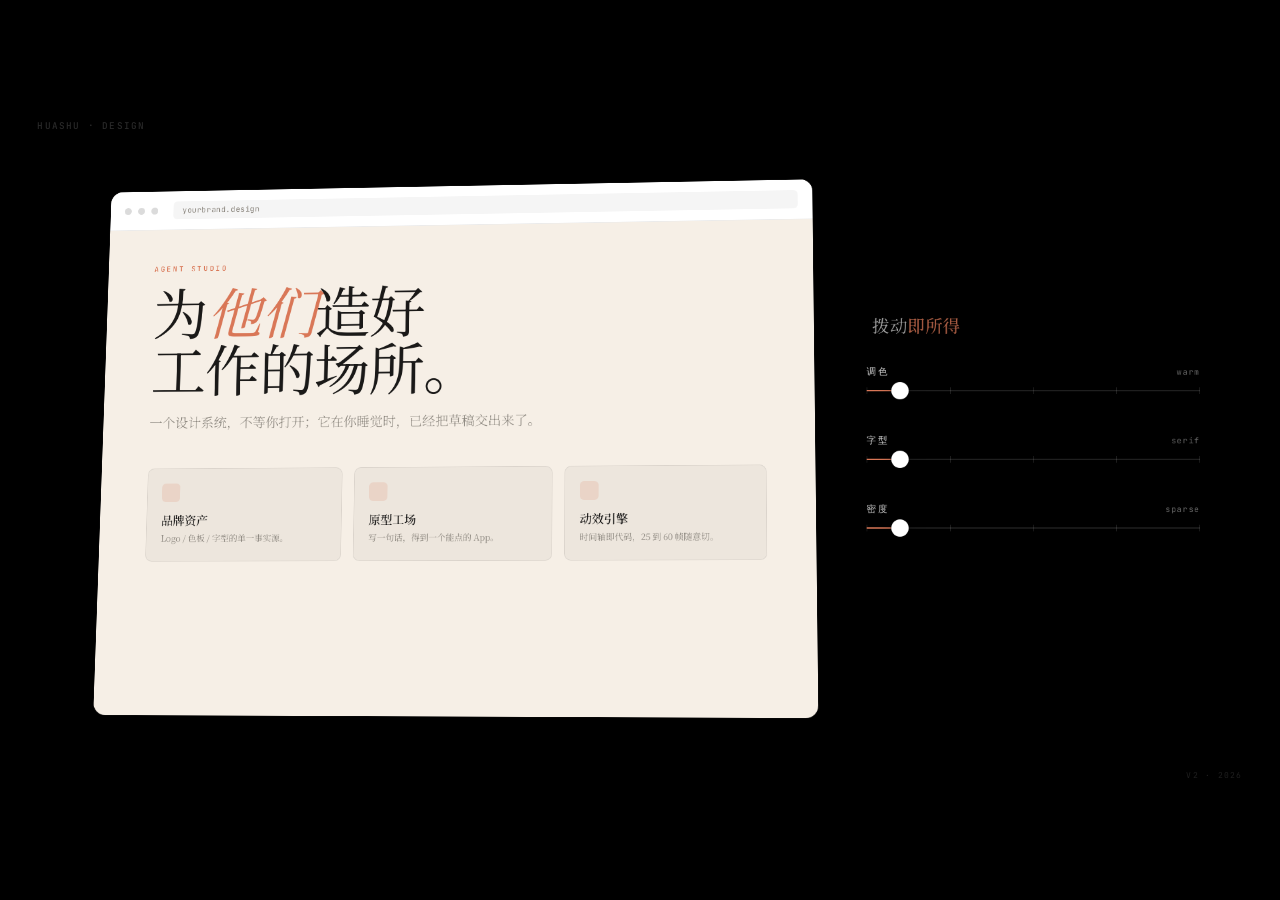
<file: .agents/skills/huashu-design/demos/c4-tweaks.html>
<!doctype html>
<html lang="zh-Hans">
<head>
<meta charset="utf-8" />
<title>c4-tweaks · 拨动即所得（中文版）</title>
<link rel="preconnect" href="https://fonts.googleapis.com">
<link rel="preconnect" href="https://fonts.gstatic.com" crossorigin>
<link href="https://fonts.googleapis.com/css2?family=Source+Serif+4:ital,opsz,wght@0,8..60,300..700;1,8..60,300..700&family=Noto+Serif+SC:wght@300;400;500;600;700&family=Inter:wght@100;200;300;400;500;600;700;800&family=JetBrains+Mono:wght@400;500&display=swap" rel="stylesheet">
<style>
  :root {
    --bg: #000000;
    --ink: #FFFFFF;
    --ink-80: rgba(255,255,255,0.82);
    --ink-60: rgba(255,255,255,0.58);
    --muted: rgba(255,255,255,0.40);
    --hairline: rgba(255,255,255,0.12);
    --accent: #D97757;
    --accent-deep: #B85D3D;

    /* Mock landing page · warm variant (initial state) */
    --warm-bg: #F6EFE6;
    --warm-panel: #FFFFFF;
    --warm-ink: #1A1918;
    --warm-dim: #8B867E;
    --warm-hair: rgba(0,0,0,0.08);
    --warm-accent: #D97757;

    /* Mock landing page · cool variant (after slider 1) */
    --cool-bg: #0E1620;
    --cool-panel: #17222E;
    --cool-ink: #E8EEF5;
    --cool-dim: #7A8A9B;
    --cool-hair: rgba(255,255,255,0.08);
    --cool-accent: #5A8CB8;

    --serif-en: "Source Serif 4", Georgia, serif;
    --serif-cn: "Noto Serif SC", "Source Serif 4", Georgia, serif;
    --sans: "Inter", -apple-system, "PingFang SC", "HarmonyOS Sans SC", system-ui, sans-serif;
    --mono: "JetBrains Mono", "SF Mono", ui-monospace, monospace;
  }
  html, body {
    margin: 0; padding: 0;
    background: #000;
    overflow: hidden;
    font-family: var(--sans);
    color: var(--ink);
    -webkit-font-smoothing: antialiased;
  }
  * { box-sizing: border-box; }

  .stage {
    position: fixed;
    top: 50%; left: 50%;
    width: 1920px; height: 1080px;
    transform: translate(-50%, -50%);
    transform-origin: center center;
    background: var(--bg);
    overflow: hidden;
  }

  /* Film grain */
  .grain {
    position: absolute; inset: 0;
    background-image:
      radial-gradient(rgba(255,255,255,0.02) 1px, transparent 1px);
    background-size: 3px 3px;
    opacity: 0.4;
    pointer-events: none;
    z-index: 2;
  }

  /* Watermark */
  .watermark {
    position: absolute;
    top: 44px; left: 56px;
    font-family: var(--mono);
    font-size: 14px;
    font-weight: 500;
    letter-spacing: 0.2em;
    color: rgba(255,255,255,0.16);
    z-index: 10;
  }

  .version-mark {
    position: absolute;
    bottom: 44px; right: 56px;
    font-family: var(--mono);
    font-size: 12px;
    letter-spacing: 0.2em;
    color: rgba(255,255,255,0.12);
    z-index: 10;
  }

  /* ============ Main composition ============ */
  .composition {
    position: absolute;
    inset: 0;
    display: grid;
    grid-template-columns: 1080px 500px;
    gap: 80px;
    padding: 130px 120px 140px 140px;
    align-items: center;
    perspective: 2400px;
  }

  /* ---- Design preview (left) ---- */
  .preview-frame {
    position: relative;
    width: 1080px;
    height: 800px;
    border-radius: 18px;
    overflow: hidden;
    transform-style: preserve-3d;
    transform: rotateX(6deg) rotateY(-4deg);
    box-shadow:
      0 50px 120px rgba(0,0,0,0.6),
      0 0 0 1px rgba(255,255,255,0.06);
    opacity: 0;
    will-change: opacity, transform, background;
    transition: background 280ms cubic-bezier(.2,.8,.2,1);
  }
  .preview-frame.warm {
    background: var(--warm-bg);
  }
  .preview-frame.cool {
    background: var(--cool-bg);
  }

  /* Browser chrome top bar */
  .browser-chrome {
    display: flex;
    align-items: center;
    gap: 10px;
    padding: 16px 22px;
    border-bottom: 1px solid var(--warm-hair);
    background: var(--warm-panel);
    transition: all 280ms cubic-bezier(.2,.8,.2,1);
  }
  .cool .browser-chrome {
    background: var(--cool-panel);
    border-bottom-color: var(--cool-hair);
  }
  .dot {
    width: 11px; height: 11px; border-radius: 50%;
    background: rgba(0,0,0,0.14);
  }
  .cool .dot { background: rgba(255,255,255,0.14); }
  .url-bar {
    flex: 1;
    margin-left: 14px;
    padding: 6px 14px;
    border-radius: 6px;
    background: rgba(0,0,0,0.04);
    font-family: var(--mono);
    font-size: 12px;
    color: var(--warm-dim);
    letter-spacing: 0.05em;
    transition: all 280ms cubic-bezier(.2,.8,.2,1);
  }
  .cool .url-bar {
    background: rgba(255,255,255,0.04);
    color: var(--cool-dim);
  }

  /* Hero content */
  .preview-body {
    padding: 54px 72px 60px 72px;
    color: var(--warm-ink);
    transition: color 280ms cubic-bezier(.2,.8,.2,1);
  }
  .cool .preview-body { color: var(--cool-ink); }

  .preview-eyebrow {
    font-family: var(--mono);
    font-size: 11px;
    font-weight: 500;
    letter-spacing: 0.24em;
    text-transform: uppercase;
    color: var(--warm-accent);
    transition: color 280ms cubic-bezier(.2,.8,.2,1);
  }
  .cool .preview-eyebrow { color: var(--cool-accent); }

  .preview-title {
    margin-top: 16px;
    font-family: var(--serif-cn);
    font-weight: 400;
    font-size: 86px;
    line-height: 1.02;
    letter-spacing: -0.02em;
    transition: font-family 240ms cubic-bezier(.2,.8,.2,1),
                font-weight 240ms cubic-bezier(.2,.8,.2,1),
                letter-spacing 240ms cubic-bezier(.2,.8,.2,1);
  }
  .preview-title .em {
    color: var(--warm-accent);
    font-style: italic;
    transition: color 280ms cubic-bezier(.2,.8,.2,1);
  }
  .cool .preview-title .em { color: var(--cool-accent); }

  .preview-frame.sans .preview-title {
    font-family: var(--sans);
    font-weight: 200;
    letter-spacing: -0.045em;
  }
  .preview-frame.sans .preview-title .em {
    font-style: normal;
  }

  .preview-sub {
    margin-top: 24px;
    font-family: var(--serif-cn);
    font-size: 20px;
    font-weight: 300;
    line-height: 1.6;
    max-width: 720px;
    color: var(--warm-dim);
    transition: color 280ms cubic-bezier(.2,.8,.2,1),
                font-family 240ms cubic-bezier(.2,.8,.2,1);
  }
  .cool .preview-sub { color: var(--cool-dim); }
  .preview-frame.sans .preview-sub {
    font-family: var(--sans);
  }

  /* Density cards grid */
  .card-grid {
    margin-top: 54px;
    display: grid;
    grid-template-columns: repeat(3, 1fr);
    gap: 18px;
    transition: grid-template-columns 280ms cubic-bezier(.2,.8,.2,1),
                gap 280ms cubic-bezier(.2,.8,.2,1);
  }
  .preview-frame.dense .card-grid {
    grid-template-columns: repeat(3, 1fr);
    grid-auto-rows: minmax(72px, auto);
    gap: 10px;
  }

  .card {
    padding: 22px 22px 24px 22px;
    border-radius: 10px;
    background: rgba(0,0,0,0.035);
    border: 1px solid var(--warm-hair);
    transition: all 280ms cubic-bezier(.2,.8,.2,1);
  }
  .cool .card {
    background: rgba(255,255,255,0.03);
    border-color: var(--cool-hair);
  }
  .preview-frame.dense .card {
    padding: 12px 14px;
  }

  .card-icon {
    width: 28px; height: 28px;
    border-radius: 6px;
    background: var(--warm-accent);
    opacity: 0.16;
    margin-bottom: 14px;
    transition: all 280ms cubic-bezier(.2,.8,.2,1);
  }
  .cool .card-icon { background: var(--cool-accent); }
  .preview-frame.dense .card-icon {
    width: 18px; height: 18px;
    margin-bottom: 8px;
  }

  .card-title {
    font-family: var(--serif-cn);
    font-size: 18px;
    font-weight: 500;
    color: var(--warm-ink);
    letter-spacing: -0.005em;
    transition: color 280ms cubic-bezier(.2,.8,.2,1),
                font-family 240ms cubic-bezier(.2,.8,.2,1),
                font-size 280ms cubic-bezier(.2,.8,.2,1);
  }
  .cool .card-title { color: var(--cool-ink); }
  .preview-frame.sans .card-title {
    font-family: var(--sans);
    font-weight: 500;
  }
  .preview-frame.dense .card-title {
    font-size: 13px;
  }

  .card-text {
    margin-top: 6px;
    font-family: var(--serif-cn);
    font-size: 13px;
    line-height: 1.45;
    color: var(--warm-dim);
    transition: all 280ms cubic-bezier(.2,.8,.2,1);
  }
  .cool .card-text { color: var(--cool-dim); }
  .preview-frame.sans .card-text { font-family: var(--sans); }
  .preview-frame.dense .card-text {
    font-size: 11px;
    line-height: 1.3;
    opacity: 0.85;
  }

  /* Extra cards (hidden in sparse mode) */
  .card.extra {
    opacity: 0;
    transform: scale(0.92);
    transition: opacity 240ms cubic-bezier(.2,.8,.2,1),
                transform 240ms cubic-bezier(.2,.8,.2,1),
                background 280ms cubic-bezier(.2,.8,.2,1),
                border-color 280ms cubic-bezier(.2,.8,.2,1);
    pointer-events: none;
    max-height: 0;
    padding: 0;
    overflow: hidden;
  }
  .preview-frame.dense .card.extra {
    opacity: 1;
    transform: scale(1);
    max-height: 120px;
    padding: 12px 14px;
  }

  /* ---- Slider panel (right) ---- */
  .slider-panel {
    position: relative;
    width: 500px;
    opacity: 0;
    will-change: opacity, transform;
    display: flex;
    flex-direction: column;
    gap: 64px;
  }

  .anchor-line {
    position: absolute;
    top: -80px;
    left: 8px;
    font-family: var(--serif-cn);
    font-weight: 400;
    font-size: 26px;
    letter-spacing: 0.02em;
    color: var(--ink-80);
    opacity: 0;
    will-change: opacity, transform;
  }
  .anchor-line .em {
    color: var(--accent);
    font-weight: 500;
  }

  .slider-item {
    display: flex;
    flex-direction: column;
    gap: 18px;
  }

  .slider-label {
    display: flex;
    align-items: baseline;
    justify-content: space-between;
  }
  .slider-name {
    font-family: var(--mono);
    font-size: 14px;
    font-weight: 500;
    letter-spacing: 0.18em;
    color: var(--ink-80);
    text-transform: uppercase;
  }
  .slider-value {
    font-family: var(--mono);
    font-size: 12px;
    letter-spacing: 0.14em;
    color: var(--muted);
  }

  /* Track */
  .track {
    position: relative;
    width: 100%;
    height: 2px;
    background: var(--hairline);
  }
  .track-fill {
    position: absolute;
    top: 0; left: 0;
    height: 100%;
    width: 10%;
    background: var(--accent);
    will-change: width;
  }

  /* Tick marks */
  .ticks {
    position: absolute;
    inset: -4px 0 -4px 0;
    display: flex;
    justify-content: space-between;
    pointer-events: none;
  }
  .tick {
    width: 1px;
    height: 10px;
    background: rgba(255,255,255,0.14);
  }

  /* Knob */
  .knob {
    position: absolute;
    top: 50%;
    left: 10%;
    width: 26px; height: 26px;
    border-radius: 50%;
    background: var(--ink);
    transform: translate(-50%, -50%);
    box-shadow: 0 0 0 1px rgba(0,0,0,0.6),
                0 8px 24px rgba(0,0,0,0.5);
    will-change: left, transform, box-shadow;
  }
  .knob.active {
    box-shadow: 0 0 0 2px var(--accent),
                0 0 30px rgba(217,119,87,0.45),
                0 8px 24px rgba(0,0,0,0.5);
  }

  /* Cursor */
  .cursor {
    position: absolute;
    width: 20px; height: 20px;
    pointer-events: none;
    will-change: left, top, opacity;
    opacity: 0;
    z-index: 20;
  }
  .cursor svg { width: 100%; height: 100%; filter: drop-shadow(0 2px 4px rgba(0,0,0,0.8)); }

  /* ---- Brand reveal ---- */
  /* Stage dimmer: fades the composition out just before the panel slides in */
  .stage-dimmer {
    position: absolute;
    inset: 0;
    background: #000000;
    opacity: 0;
    z-index: 40;
    pointer-events: none;
    will-change: opacity;
  }
  .brand-panel {
    position: absolute;
    inset: 0;
    background: #F5F4F0;
    transform: translateY(100%);
    display: flex;
    flex-direction: column;
    align-items: center;
    justify-content: center;
    z-index: 50;
    will-change: transform;
  }
  .brand-wordmark {
    font-family: var(--serif-en);
    font-size: 72px;
    font-weight: 100;
    font-variation-settings: "wght" 100;
    letter-spacing: -0.02em;
    color: #1A1918;
    text-align: center;
    line-height: 1;
    opacity: 0;
    transform: translateY(20px);
    will-change: opacity, transform, font-variation-settings, font-weight;
  }
  .brand-wordmark .accent { color: #D97757; font-weight: inherit; }

  .brand-line {
    /* Flex-centered, 60px below wordmark (line-height 1 @ 72px → descender + 24 gap) */
    margin-top: 60px;
    height: 2px;
    width: 0;
    background: #D97757;
    align-self: center;
    will-change: width;
  }

</style>
</head>
<body>

<div class="stage" id="stage">

  <div class="grain"></div>
  <div class="watermark">HUASHU · DESIGN</div>
  <div class="version-mark">V2 · 2026</div>

  <div class="composition">

    <!-- LEFT: design preview -->
    <div class="preview-frame warm" id="preview">
      <div class="browser-chrome">
        <span class="dot"></span><span class="dot"></span><span class="dot"></span>
        <div class="url-bar">yourbrand.design</div>
      </div>
      <div class="preview-body">
        <div class="preview-eyebrow">Agent Studio</div>
        <div class="preview-title">为<span class="em">他们</span>造好<br/>工作的场所。</div>
        <div class="preview-sub">一个设计系统，不等你打开；它在你睡觉时，已经把草稿交出来了。</div>

        <div class="card-grid" id="cardGrid">
          <div class="card">
            <div class="card-icon"></div>
            <div class="card-title">品牌资产</div>
            <div class="card-text">Logo / 色板 / 字型的单一事实源。</div>
          </div>
          <div class="card">
            <div class="card-icon"></div>
            <div class="card-title">原型工场</div>
            <div class="card-text">写一句话，得到一个能点的 App。</div>
          </div>
          <div class="card">
            <div class="card-icon"></div>
            <div class="card-title">动效引擎</div>
            <div class="card-text">时间轴即代码，25 到 60 帧随意切。</div>
          </div>
          <div class="card extra">
            <div class="card-icon"></div>
            <div class="card-title">文档工坊</div>
            <div class="card-text">HTML 即 PPTX。</div>
          </div>
          <div class="card extra">
            <div class="card-icon"></div>
            <div class="card-title">信息图</div>
            <div class="card-text">数据进，杂志出。</div>
          </div>
          <div class="card extra">
            <div class="card-icon"></div>
            <div class="card-title">专家评审</div>
            <div class="card-text">五维打分，诚实的体检。</div>
          </div>
          <div class="card extra">
            <div class="card-icon"></div>
            <div class="card-title">方向顾问</div>
            <div class="card-text">给你三条路选。</div>
          </div>
          <div class="card extra">
            <div class="card-icon"></div>
            <div class="card-title">Junior 模式</div>
            <div class="card-text">先 show，再精修。</div>
          </div>
          <div class="card extra">
            <div class="card-icon"></div>
            <div class="card-title">品牌协议</div>
            <div class="card-text">五步，不能跳。</div>
          </div>
        </div>
      </div>
    </div>

    <!-- RIGHT: slider panel -->
    <div class="slider-panel" id="panel">

      <div class="anchor-line" id="anchor">
        拨动<span class="em">即所得</span>
      </div>

      <!-- Slider 1 · 调色 -->
      <div class="slider-item">
        <div class="slider-label">
          <span class="slider-name">调色</span>
          <span class="slider-value" id="val1">warm</span>
        </div>
        <div class="track">
          <div class="ticks">
            <span class="tick"></span><span class="tick"></span><span class="tick"></span>
            <span class="tick"></span><span class="tick"></span>
          </div>
          <div class="track-fill" id="fill1"></div>
          <div class="knob" id="knob1"></div>
        </div>
      </div>

      <!-- Slider 2 · 字型 -->
      <div class="slider-item">
        <div class="slider-label">
          <span class="slider-name">字型</span>
          <span class="slider-value" id="val2">serif</span>
        </div>
        <div class="track">
          <div class="ticks">
            <span class="tick"></span><span class="tick"></span><span class="tick"></span>
            <span class="tick"></span><span class="tick"></span>
          </div>
          <div class="track-fill" id="fill2"></div>
          <div class="knob" id="knob2"></div>
        </div>
      </div>

      <!-- Slider 3 · 密度 -->
      <div class="slider-item">
        <div class="slider-label">
          <span class="slider-name">密度</span>
          <span class="slider-value" id="val3">sparse</span>
        </div>
        <div class="track">
          <div class="ticks">
            <span class="tick"></span><span class="tick"></span><span class="tick"></span>
            <span class="tick"></span><span class="tick"></span>
          </div>
          <div class="track-fill" id="fill3"></div>
          <div class="knob" id="knob3"></div>
        </div>
      </div>

    </div>

    <!-- Cursor -->
    <div class="cursor" id="cursor">
      <svg viewBox="0 0 20 20" xmlns="http://www.w3.org/2000/svg">
        <path d="M2 2 L2 16 L6 12 L9 18 L11 17 L8 11 L14 11 Z"
              fill="white" stroke="#000" stroke-width="1.2" stroke-linejoin="round"/>
      </svg>
    </div>
  </div>

  <!-- Stage dimmer (fades scene to black before panel sweeps in) -->
  <div class="stage-dimmer" id="stageDimmer"></div>

  <!-- Brand reveal layer -->
  <div class="brand-panel" id="brandPanel">
    <div class="brand-wordmark" id="brandMark">huashu<span class="accent">-</span>design</div>
    <div class="brand-line" id="brandLine"></div>
  </div>

</div>

<script>
(function() {
  // ---------- Fit stage ----------
  const stage = document.getElementById('stage');
  function rescale() {
    const s = Math.min(window.innerWidth / 1920, window.innerHeight / 1080);
    stage.style.transform = `translate(-50%, -50%) scale(${s})`;
  }
  rescale();
  window.addEventListener('resize', rescale);

  // ---------- Animation ----------
  const DURATION = 10.0; // seconds

  const preview   = document.getElementById('preview');
  const panel     = document.getElementById('panel');
  const anchor    = document.getElementById('anchor');
  const cursor    = document.getElementById('cursor');

  const knob1 = document.getElementById('knob1');
  const knob2 = document.getElementById('knob2');
  const knob3 = document.getElementById('knob3');
  const fill1 = document.getElementById('fill1');
  const fill2 = document.getElementById('fill2');
  const fill3 = document.getElementById('fill3');
  const val1  = document.getElementById('val1');
  const val2  = document.getElementById('val2');
  const val3  = document.getElementById('val3');

  const stageDimmer = document.getElementById('stageDimmer');
  const brandPanel = document.getElementById('brandPanel');
  const brandMark  = document.getElementById('brandMark');
  const brandLine  = document.getElementById('brandLine');

  // Easings
  const expoOut = t => t === 1 ? 1 : 1 - Math.pow(2, -10 * t);
  const expoIn  = t => t === 0 ? 0 : Math.pow(2, 10 * (t - 1));
  const cubicInOut = t => t < 0.5 ? 4*t*t*t : 1 - Math.pow(-2*t + 2, 3) / 2;
  const cubicOut = t => 1 - Math.pow(1 - t, 3);

  function clamp(v, lo, hi) { return Math.max(lo, Math.min(hi, v)); }
  function lerp(t, t0, t1, v0, v1, ease) {
    if (t <= t0) return v0;
    if (t >= t1) return v1;
    const k = (t - t0) / (t1 - t0);
    return v0 + (v1 - v0) * (ease ? ease(k) : k);
  }
  function clampLerp(t, t0, t1) {
    if (t <= t0) return 0;
    if (t >= t1) return 1;
    return (t - t0) / (t1 - t0);
  }

  // Knob motion — drag feel: first 70% is a cubic ease (hand moving),
  // final 15% is overshoot + snap to target (magnetic arrival).
  function knobMotion(t, t0, t1, fromPct, toPct) {
    if (t <= t0) return fromPct;
    if (t >= t1) return toPct;
    const k = (t - t0) / (t1 - t0);
    const direction = toPct > fromPct ? 1 : -1;
    const range = Math.abs(toPct - fromPct);

    if (k < 0.72) {
      // Main drag: cubic easeInOut feels like a hand moving
      const e = cubicInOut(k / 0.72);
      return fromPct + (toPct - fromPct) * e;
    } else if (k < 0.85) {
      // Overshoot past target by ~2%
      const overK = (k - 0.72) / 0.13;
      const overshoot = 2.2;
      return toPct + direction * overshoot * Math.sin(overK * Math.PI);
    } else {
      // Settled at target
      return toPct;
    }
  }

  // Timeline (seconds, 10s total)
  const T = {
    stage_in:     [0.0, 1.0],       // frame + panel appear
    anchor_in:    [0.8, 1.4],

    // Slider 1 · palette: warm → cool (1.2s → 3.2s) — arrive at 3.0s
    s1_cursor_to: [1.3, 1.9],
    s1_drag:      [1.9, 2.9],
    s1_settle:    [2.9, 3.1],

    // Slider 2 · type: serif → sans
    s2_cursor_to: [3.2, 3.7],
    s2_drag:      [3.7, 4.7],
    s2_settle:    [4.7, 4.9],

    // Slider 3 · density: sparse → dense
    s3_cursor_to: [5.0, 5.5],
    s3_drag:      [5.5, 6.5],
    s3_settle:    [6.5, 6.7],

    hold:         [6.7, 8.0],

    // Brand reveal (米色 walloff · 2s total)
    scene_out:    [8.0, 8.3],   // main composition fade to black (0.3s)
    brand_panel:  [8.3, 8.7],   // cream panel sweeps up from bottom, expoOut (0.4s)
    brand_mark:   [8.7, 9.3],   // wordmark: wght 100→500 + y 20→0 + opacity 0→1 (0.6s)
    brand_line:   [9.3, 9.7],   // orange line expands 0→280 from center (0.4s)
    brand_hold:   [9.7, 10.0],  // hold final frame
  };

  // Slider-to-state logic. Value-changes happen at settle start.
  let state = { palette: 'warm', type: 'serif', density: 'sparse' };
  let lastStateHash = '';
  function updatePreview() {
    preview.classList.remove('warm', 'cool', 'sans', 'dense');
    if (state.palette === 'warm') preview.classList.add('warm');
    else preview.classList.add('cool');
    if (state.type === 'sans') preview.classList.add('sans');
    if (state.density === 'dense') preview.classList.add('dense');
  }
  updatePreview();

  function setKnobState(knob, active) {
    if (active) knob.classList.add('active');
    else knob.classList.remove('active');
  }

  function setValueLabel(el, text) {
    if (el.textContent !== text) el.textContent = text;
  }

  // ---------- Cursor path (in composition coords) ----------
  // Composition uses grid: left column 1220 + 60 gap, panel is at right.
  // We'll position cursor using .composition-relative absolute positioning.
  // Cursor is child of .composition, whose padding is 130/100/140/140.
  // So coords relative to .composition padding-box.
  // Simpler: cursor is absolute in .stage coords since parent composition
  // covers full stage. Use inline style left/top in px.

  // Anchor positions (rough — will fine-tune):
  const CURSOR_PARK   = { x: 1900, y: 1080 }; // off-screen bottom-right
  // Slider tracks: panel starts around x≈1420, width 520. Each track spans that width.
  // We'll measure actual rect at first tick.
  let sliderRects = null;
  function measureRects() {
    const stageRect = stage.getBoundingClientRect();
    const scale = stageRect.width / 1920;
    const getTrackBox = (id) => {
      const el = document.getElementById(id).parentElement; // .track
      const r = el.getBoundingClientRect();
      return {
        left: (r.left - stageRect.left) / scale,
        top:  (r.top  - stageRect.top)  / scale,
        width:  r.width / scale,
        height: r.height / scale,
      };
    };
    sliderRects = {
      s1: getTrackBox('knob1'),
      s2: getTrackBox('knob2'),
      s3: getTrackBox('knob3'),
    };
  }

  function positionCursor(x, y, opacity) {
    cursor.style.left = x + 'px';
    cursor.style.top  = y + 'px';
    cursor.style.opacity = opacity;
  }

  function knobLeft(id, pct) {
    const el = document.getElementById(id);
    el.style.left = pct + '%';
  }
  function fillWidth(id, pct) {
    const el = document.getElementById(id);
    el.style.width = pct + '%';
  }

  // Tick / render
  let startTs = null;
  let frameCount = 0;

  function tick(ts) {
    if (!startTs) startTs = ts;
    const t = (ts - startTs) / 1000;

    // Measure rects once
    if (!sliderRects && frameCount > 1) {
      measureRects();
    }

    // --- Stage in ---
    const stageK = clampLerp(t, T.stage_in[0], T.stage_in[1]);
    const stageOp = cubicOut(stageK);
    preview.style.opacity = stageOp;
    preview.style.transform = `rotateX(${lerp(t, T.stage_in[0], T.stage_in[1], 10, 6, cubicOut)}deg) rotateY(-4deg) translateY(${lerp(t, T.stage_in[0], T.stage_in[1], 20, 0, expoOut)}px)`;
    panel.style.opacity = stageOp;
    panel.style.transform = `translateX(${lerp(t, T.stage_in[0], T.stage_in[1], 30, 0, expoOut)}px)`;

    // Anchor
    const aK = clampLerp(t, T.anchor_in[0], T.anchor_in[1]);
    anchor.style.opacity = cubicOut(aK);
    anchor.style.transform = `translateY(${lerp(t, T.anchor_in[0], T.anchor_in[1], 10, 0, expoOut)}px)`;

    // Snap point: when knob reaches target (72% of drag duration)
    const s1SnapT = T.s1_drag[0] + (T.s1_drag[1] - T.s1_drag[0]) * 0.72;
    const s2SnapT = T.s2_drag[0] + (T.s2_drag[1] - T.s2_drag[0]) * 0.72;
    const s3SnapT = T.s3_drag[0] + (T.s3_drag[1] - T.s3_drag[0]) * 0.72;

    // --- Slider 1: palette ---
    // Knob 10% → 90%
    const k1pct = knobMotion(t, T.s1_drag[0], T.s1_drag[1], 10, 90);
    knobLeft('knob1', k1pct); fillWidth('fill1', k1pct);
    setKnobState(knob1, t >= T.s1_cursor_to[0] && t < T.s1_settle[1] + 0.2);
    if (t >= s1SnapT && state.palette !== 'cool') {
      state.palette = 'cool'; updatePreview(); setValueLabel(val1, 'cool');
    }

    // --- Slider 2: type ---
    const k2pct = knobMotion(t, T.s2_drag[0], T.s2_drag[1], 10, 90);
    knobLeft('knob2', k2pct); fillWidth('fill2', k2pct);
    setKnobState(knob2, t >= T.s2_cursor_to[0] && t < T.s2_settle[1] + 0.2);
    if (t >= s2SnapT && state.type !== 'sans') {
      state.type = 'sans'; updatePreview(); setValueLabel(val2, 'sans');
    }

    // --- Slider 3: density ---
    const k3pct = knobMotion(t, T.s3_drag[0], T.s3_drag[1], 10, 90);
    knobLeft('knob3', k3pct); fillWidth('fill3', k3pct);
    setKnobState(knob3, t >= T.s3_cursor_to[0] && t < T.s3_settle[1] + 0.2);
    if (t >= s3SnapT && state.density !== 'dense') {
      state.density = 'dense'; updatePreview(); setValueLabel(val3, 'dense');
    }

    // --- Cursor choreography ---
    if (sliderRects) {
      const r1 = sliderRects.s1, r2 = sliderRects.s2, r3 = sliderRects.s3;
      // Positions of knob at 10% and 90%
      const k1Start = { x: r1.left + r1.width * 0.10, y: r1.top + r1.height/2 };
      const k1End   = { x: r1.left + r1.width * 0.90, y: r1.top + r1.height/2 };
      const k2Start = { x: r2.left + r2.width * 0.10, y: r2.top + r2.height/2 };
      const k2End   = { x: r2.left + r2.width * 0.90, y: r2.top + r2.height/2 };
      const k3Start = { x: r3.left + r3.width * 0.10, y: r3.top + r3.height/2 };
      const k3End   = { x: r3.left + r3.width * 0.90, y: r3.top + r3.height/2 };

      let cx = CURSOR_PARK.x, cy = CURSOR_PARK.y, co = 0;

      if (t < T.s1_cursor_to[0]) {
        // still off-screen (or just appeared)
        cx = CURSOR_PARK.x; cy = CURSOR_PARK.y; co = 0;
      } else if (t < T.s1_cursor_to[1]) {
        // cursor flies to s1 knob start
        const k = clampLerp(t, T.s1_cursor_to[0], T.s1_cursor_to[1]);
        const e = cubicOut(k);
        cx = lerp(t, T.s1_cursor_to[0], T.s1_cursor_to[1], CURSOR_PARK.x, k1Start.x, cubicOut);
        cy = lerp(t, T.s1_cursor_to[0], T.s1_cursor_to[1], CURSOR_PARK.y, k1Start.y, cubicOut);
        co = e;
      } else if (t < T.s1_drag[1]) {
        // dragging s1
        cx = r1.left + (r1.width * k1pct / 100);
        cy = r1.top + r1.height/2;
        co = 1;
      } else if (t < T.s2_cursor_to[0]) {
        cx = k1End.x; cy = k1End.y; co = 1;
      } else if (t < T.s2_cursor_to[1]) {
        cx = lerp(t, T.s2_cursor_to[0], T.s2_cursor_to[1], k1End.x, k2Start.x, cubicInOut);
        cy = lerp(t, T.s2_cursor_to[0], T.s2_cursor_to[1], k1End.y, k2Start.y, cubicInOut);
        co = 1;
      } else if (t < T.s2_drag[1]) {
        cx = r2.left + (r2.width * k2pct / 100);
        cy = r2.top + r2.height/2;
        co = 1;
      } else if (t < T.s3_cursor_to[0]) {
        cx = k2End.x; cy = k2End.y; co = 1;
      } else if (t < T.s3_cursor_to[1]) {
        cx = lerp(t, T.s3_cursor_to[0], T.s3_cursor_to[1], k2End.x, k3Start.x, cubicInOut);
        cy = lerp(t, T.s3_cursor_to[0], T.s3_cursor_to[1], k2End.y, k3Start.y, cubicInOut);
        co = 1;
      } else if (t < T.s3_drag[1]) {
        cx = r3.left + (r3.width * k3pct / 100);
        cy = r3.top + r3.height/2;
        co = 1;
      } else if (t < T.hold[1]) {
        // fade out cursor
        cx = k3End.x; cy = k3End.y;
        co = lerp(t, T.s3_drag[1], T.hold[1], 1, 0, cubicOut);
      }

      positionCursor(cx, cy, co);
    }

    // --- Brand reveal (米色 walloff · aligned with hero-v10 signature) ---
    // 1) Scene dimmer: composition fades to black (0.3s)
    const soK = clampLerp(t, T.scene_out[0], T.scene_out[1]);
    stageDimmer.style.opacity = cubicOut(soK);

    // 2) Cream panel sweeps up from bottom, expoOut (0.4s)
    const bpK = clampLerp(t, T.brand_panel[0], T.brand_panel[1]);
    const panelY = lerp(t, T.brand_panel[0], T.brand_panel[1], 100, 0, expoOut);
    brandPanel.style.transform = `translateY(${panelY}%)`;

    // 3) Wordmark: font-weight 100→500 + y 20→0 + opacity 0→1, expoOut (0.6s)
    const bmK = clampLerp(t, T.brand_mark[0], T.brand_mark[1]);
    const bmE = expoOut(bmK);
    const wght = 100 + (500 - 100) * bmE;
    brandMark.style.opacity = bmE;
    brandMark.style.transform = `translateY(${20 * (1 - bmE)}px)`;
    brandMark.style.fontWeight = Math.round(wght);
    brandMark.style.fontVariationSettings = `"wght" ${wght.toFixed(0)}`;

    // 4) Orange line: width 0→280 from center, cubicOut (0.4s)
    const blK = clampLerp(t, T.brand_line[0], T.brand_line[1]);
    brandLine.style.width = (280 * cubicOut(blK)) + 'px';

    frameCount++;

    // Loop or stop
    if (t < DURATION) {
      requestAnimationFrame(tick);
    } else {
      if (window.__recording === true) {
        // recording mode: hold last frame
        return;
      }
      // Restart after 1s pause (for manual viewing)
      setTimeout(() => {
        startTs = null;
        state = { palette: 'warm', type: 'serif', density: 'sparse' };
        updatePreview();
        setValueLabel(val1, 'warm'); setValueLabel(val2, 'serif'); setValueLabel(val3, 'sparse');
        requestAnimationFrame(tick);
      }, 900);
    }
  }

  // Start animation after fonts ready
  const startAnim = () => {
    requestAnimationFrame((ts) => {
      startTs = ts;
      window.__ready = true; // signal for render-video.js
      requestAnimationFrame(tick);
    });
  };

  if (document.fonts && document.fonts.ready) {
    document.fonts.ready.then(startAnim);
  } else {
    setTimeout(startAnim, 500);
  }
})();
</script>

</body>
</html>
</file>
<file: css/style.css>
/* ============================================================
   SOMMAR CAPITAL — style.css
   Cores: Navy #3D5173 | Gold #C9A558 | Off-white #F5F0E8
   Fonte: Montserrat (Google Fonts)
   ============================================================ */

/* ---- Reset & Base ---- */
*, *::before, *::after { box-sizing: border-box; margin: 0; padding: 0; }

:root {
  --navy:        #3D5173;
  --navy-dark:   #2C3D55;
  --navy-deep:   #1A2535;
  --gold:        #C9A558;
  --gold-dark:   #A07830;
  --gold-light:  #D9C080;
  --offwhite:    #F0F2F5;
  --offwhite-dk: #E2E6EC;
  --white:       #FFFFFF;
  --text:        #1A1A2E;
  --text-mid:    #4A4A5A;
  --text-light:  #6B6B7E;
  --border:      rgba(201,165,88,.18);
  --shadow-sm:   0 2px 8px rgba(61,81,115,.08);
  --shadow-md:   0 6px 24px rgba(61,81,115,.12);
  --shadow-lg:   0 16px 48px rgba(61,81,115,.14);
  --radius:      6px;
  --radius-sm:   4px;
  --t:           .24s ease;
  --container:   1200px;
}

html { scroll-behavior: smooth; }

body {
  font-family: 'Montserrat', sans-serif;
  font-size: 16px;
  line-height: 1.6;
  color: var(--text);
  background: var(--white);
  -webkit-font-smoothing: antialiased;
  overflow-x: hidden;
  overflow-x: clip;
}

a { color: inherit; text-decoration: none; }
ul { list-style: none; }
img { max-width: 100%; display: block; }
button { cursor: pointer; border: none; background: none; font-family: inherit; }

/* ---- Container ---- */
.container {
  width: 100%;
  max-width: var(--container);
  margin: 0 auto;
  padding: 0 40px;
}

/* ---- Buttons ---- */
.btn-gold {
  display: inline-flex;
  align-items: center;
  justify-content: center;
  padding: 12px 28px;
  background: var(--gold);
  color: var(--navy-deep);
  font-family: inherit;
  font-size: 14px;
  font-weight: 700;
  letter-spacing: .06em;
  border-radius: var(--radius);
  transition: background var(--t), transform var(--t);
  white-space: nowrap;
}
.btn-gold:hover { background: var(--gold-dark); transform: translateY(-1px); }

.btn-gold.btn-lg { padding: 14px 34px; font-size: 15px; }
.btn-gold.btn-full { width: 100%; }

.btn-outline {
  display: inline-flex;
  align-items: center;
  justify-content: center;
  padding: 11px 26px;
  border: 1.5px solid var(--gold);
  color: var(--gold);
  font-size: 14px;
  font-weight: 600;
  letter-spacing: .05em;
  border-radius: var(--radius);
  transition: background var(--t), color var(--t);
}
.btn-outline:hover { background: var(--gold); color: var(--navy-deep); }

.btn-outline-navy {
  display: inline-flex;
  align-items: center;
  justify-content: center;
  padding: 12px 28px;
  border: 1.5px solid var(--navy);
  color: var(--navy);
  font-size: 14px;
  font-weight: 600;
  letter-spacing: .05em;
  border-radius: var(--radius);
  transition: background var(--t), color var(--t);
}
.btn-outline-navy:hover { background: var(--navy); color: var(--white); }

.btn-outline-white {
  display: inline-flex;
  align-items: center;
  justify-content: center;
  padding: 13px 28px;
  border: 1.5px solid rgba(255,255,255,.5);
  color: var(--white);
  font-size: 14px;
  font-weight: 600;
  letter-spacing: .05em;
  border-radius: var(--radius);
  transition: background var(--t), border-color var(--t);
}
.btn-outline-white:hover { background: rgba(255,255,255,.12); border-color: rgba(255,255,255,.8); }

.btn-ghost {
  display: inline-flex;
  align-items: center;
  justify-content: center;
  padding: 13px 28px;
  color: rgba(255,255,255,.85);
  font-size: 14px;
  font-weight: 600;
  letter-spacing: .05em;
  border: 1.5px solid rgba(255,255,255,.3);
  border-radius: var(--radius);
  transition: border-color var(--t), color var(--t);
}
.btn-ghost:hover { border-color: rgba(255,255,255,.7); color: var(--white); }

/* ---- Inline gold highlight (brand signature from Instagram) ---- */
.hl {
  color: var(--gold);
  font-style: italic;
}

/* ---- Comparison banner ---- */
.comparison-banner {
  background: var(--navy-deep);
  border: 1px solid var(--border);
  border-radius: var(--radius);
  padding: 28px 36px;
  margin-top: 40px;
  display: flex;
  align-items: center;
  justify-content: center;
  gap: 0;
  flex-wrap: wrap;
}
.comparison-item {
  text-align: center;
  padding: 0 36px;
}
.comparison-item:not(:last-child) {
  border-right: 1px solid var(--border);
}
.comparison-label {
  font-size: 11px;
  font-weight: 700;
  letter-spacing: .16em;
  text-transform: uppercase;
  color: rgba(255,255,255,.4);
  margin-bottom: 6px;
}
.comparison-value {
  font-size: 28px;
  font-weight: 800;
  letter-spacing: -.03em;
  line-height: 1;
}
.comparison-value.good { color: var(--gold); }
.comparison-value.bad  { color: rgba(255,255,255,.35); text-decoration: line-through; }
.comparison-vs {
  font-size: 12px;
  font-weight: 700;
  color: rgba(255,255,255,.25);
  padding: 0 12px;
  letter-spacing: .12em;
}
.comparison-caption {
  font-size: 12px;
  color: rgba(255,255,255,.4);
  margin-top: 4px;
}
@media (max-width: 600px) {
  .comparison-banner { gap: 20px; padding: 24px 20px; }
  .comparison-item { padding: 0 20px; }
  .comparison-value { font-size: 22px; }
}

/* ---- Typography helpers ---- */
.eyebrow {
  display: block;
  font-size: 11px;
  font-weight: 800;
  letter-spacing: .28em;
  color: var(--gold);
  text-transform: uppercase;
  margin-bottom: 14px;
}
.eyebrow-light {
  display: block;
  font-size: 11px;
  font-weight: 800;
  letter-spacing: .28em;
  color: rgba(201,165,88,.7);
  text-transform: uppercase;
  margin-bottom: 14px;
}
.section-eyebrow {
  display: block;
  font-size: 11px;
  font-weight: 800;
  letter-spacing: .28em;
  color: var(--gold);
  text-transform: uppercase;
  text-align: center;
  margin-bottom: 12px;
}
.section-title {
  font-family: 'Libre Baskerville', serif;
  font-size: 38px;
  font-weight: 700;
  line-height: 1.14;
  letter-spacing: -.015em;
  color: var(--text);
  text-align: center;
  margin-bottom: 52px;
}

/* ============================================================
   HEADER
   ============================================================ */
.header {
  position: fixed;
  top: 0;
  left: 0;
  right: 0;
  z-index: 1000;
  background: var(--navy-deep);
  border-bottom: 1px solid rgba(201,165,88,.12);
  transition: box-shadow var(--t);
}
.header.scrolled { box-shadow: var(--shadow-lg); }

.header-inner {
  display: flex;
  align-items: center;
  height: 68px;
  gap: 32px;
}

/* Logo */
.logo { display: flex; align-items: center; flex-shrink: 0; }

/* Nav */
.nav { flex: 1; }
.nav-list {
  display: flex;
  align-items: center;
  gap: 4px;
}
.nav-link {
  display: flex;
  align-items: center;
  gap: 4px;
  padding: 8px 14px;
  font-size: 13px;
  font-weight: 600;
  letter-spacing: .03em;
  color: rgba(255,255,255,.8);
  border-radius: var(--radius-sm);
  transition: color var(--t), background var(--t);
  white-space: nowrap;
}
.nav-link:hover, .nav-link.active { color: var(--white); background: rgba(255,255,255,.08); }
.chevron { font-size: 10px; margin-top: 1px; }

/* Dropdown */
.has-dropdown { position: relative; }
.dropdown {
  position: absolute;
  top: calc(100% + 8px);
  left: 0;
  min-width: 210px;
  background: var(--navy-deep);
  border: 1px solid var(--border);
  border-radius: var(--radius);
  padding: 6px 0;
  opacity: 0;
  visibility: hidden;
  transform: translateY(-6px);
  transition: opacity var(--t), transform var(--t), visibility var(--t);
  box-shadow: var(--shadow-md);
}
.has-dropdown:hover .dropdown {
  opacity: 1;
  visibility: visible;
  transform: translateY(0);
}
.dropdown a {
  display: block;
  padding: 10px 18px;
  font-size: 13px;
  font-weight: 500;
  color: rgba(255,255,255,.75);
  transition: color var(--t), background var(--t);
}
.dropdown a:hover { color: var(--gold); background: rgba(255,255,255,.05); }

/* Header CTAs */
.header-actions {
  display: flex;
  align-items: center;
  gap: 10px;
  flex-shrink: 0;
}

/* Mobile toggle */
.menu-toggle {
  display: none;
  flex-direction: column;
  gap: 5px;
  padding: 6px;
  flex-shrink: 0;
}
.menu-toggle span {
  display: block;
  width: 22px;
  height: 2px;
  background: var(--white);
  border-radius: 2px;
  transition: transform var(--t), opacity var(--t);
}
.menu-toggle.open span:nth-child(1) { transform: rotate(45deg) translate(5px,5px); }
.menu-toggle.open span:nth-child(2) { opacity: 0; }
.menu-toggle.open span:nth-child(3) { transform: rotate(-45deg) translate(5px,-5px); }

/* ============================================================
   HERO
   ============================================================ */
.hero {
  position: relative;
  height: 100vh;
  min-height: 600px;
  max-height: 840px;
  overflow: hidden;
  margin-top: 68px;
}

.hero-track {
  display: flex;
  height: 100%;
  transition: transform .6s cubic-bezier(.4,0,.2,1);
}

.hero-slide {
  position: relative;
  min-width: 100%;
  height: 100%;
  display: flex;
  align-items: center;
}

.hero-bg {
  position: absolute;
  inset: 0;
  z-index: 0;
}
.hero-bg-1 {
  background:
    radial-gradient(ellipse at 85% 75%, rgba(201,165,88,.18) 0%, transparent 50%),
    linear-gradient(150deg, #0d1a28 0%, #1e304a 45%, #0a1520 100%);
}
.hero-bg-2 {
  background:
    radial-gradient(ellipse at 15% 30%, rgba(201,165,88,.15) 0%, transparent 45%),
    linear-gradient(150deg, #0a1218 0%, #1a2535 50%, #2c3d55 100%);
}
.hero-bg-3 {
  background:
    radial-gradient(ellipse at 80% 20%, rgba(201,165,88,.2) 0%, transparent 40%),
    radial-gradient(ellipse at 20% 80%, rgba(61,81,115,.4) 0%, transparent 50%),
    linear-gradient(160deg, #060e17 0%, #1a2535 60%, #0d1a28 100%);
}

.hero .container { position: relative; z-index: 1; }

.hero-content {
  max-width: 640px;
}

.hero-tag {
  display: inline-block;
  padding: 5px 14px;
  background: rgba(201,165,88,.15);
  border: 1px solid rgba(201,165,88,.3);
  border-radius: 100px;
  font-size: 12px;
  font-weight: 700;
  letter-spacing: .2em;
  text-transform: uppercase;
  color: var(--gold);
  margin-bottom: 24px;
}

.hero-content h1 {
  font-size: clamp(52px, 7vw, 84px);
  font-weight: 900;
  line-height: .96;
  letter-spacing: -.04em;
  color: var(--white);
  margin-bottom: 20px;
}

.hero-content p {
  font-size: 18px;
  font-weight: 400;
  line-height: 1.55;
  color: rgba(255,255,255,.72);
  margin-bottom: 36px;
}

.hero-btns {
  display: flex;
  align-items: center;
  gap: 14px;
  flex-wrap: wrap;
}

/* Hero controls */
.hero-arrow {
  position: absolute;
  top: 50%;
  transform: translateY(-50%);
  z-index: 10;
  width: 44px;
  height: 44px;
  display: flex;
  align-items: center;
  justify-content: center;
  background: rgba(255,255,255,.1);
  border: 1px solid rgba(255,255,255,.2);
  border-radius: 50%;
  color: var(--white);
  font-size: 18px;
  transition: background var(--t);
}
.hero-arrow:hover { background: rgba(255,255,255,.2); }
.hero-prev { left: 28px; }
.hero-next { right: 28px; }

.hero-dots {
  position: absolute;
  bottom: 32px;
  left: 50%;
  transform: translateX(-50%);
  z-index: 10;
  display: flex;
  gap: 8px;
}
.hero-dot {
  width: 8px;
  height: 8px;
  border-radius: 50%;
  background: rgba(255,255,255,.3);
  border: none;
  transition: background var(--t), transform var(--t);
}
.hero-dot.active { background: var(--gold); transform: scale(1.3); }

/* ============================================================
   NEEDS
   ============================================================ */
.needs {
  padding: 64px 0;
  background: var(--offwhite);
}
.section-label {
  font-size: 11px;
  font-weight: 800;
  letter-spacing: .28em;
  color: var(--text-light);
  text-transform: uppercase;
  text-align: center;
  margin-bottom: 28px;
}
.needs-grid {
  display: grid;
  grid-template-columns: repeat(4, 1fr);
  gap: 16px;
}
.need-card {
  display: flex;
  align-items: center;
  gap: 16px;
  padding: 24px 22px;
  background: var(--white);
  border: 1.5px solid transparent;
  border-radius: var(--radius);
  font-size: 15px;
  font-weight: 700;
  color: var(--text);
  transition: border-color var(--t), box-shadow var(--t), transform var(--t);
  box-shadow: var(--shadow-sm);
}
.need-card:hover {
  border-color: var(--gold);
  box-shadow: var(--shadow-md);
  transform: translateY(-2px);
}
.need-icon {
  flex-shrink: 0;
  width: 44px;
  height: 44px;
  display: flex;
  align-items: center;
  justify-content: center;
  background: var(--offwhite);
  border-radius: var(--radius-sm);
  color: var(--navy);
}
.need-icon svg { width: 24px; height: 24px; }
.need-arrow { margin-left: auto; font-size: 16px; color: var(--gold); flex-shrink: 0; }
.need-card-accent { border-color: rgba(201,165,88,.3); }
.need-card-accent .need-icon { background: rgba(201,165,88,.1); color: var(--gold-dark); }

/* ============================================================
   PRODUCTS GRID
   ============================================================ */
.products-section {
  padding: 96px 0;
  background: var(--white);
}
.products-section .eyebrow { text-align: center; }
.products-grid {
  display: grid;
  grid-template-columns: repeat(4, 1fr);
  gap: 20px;
}
.product-card {
  padding: 32px 28px;
  border: 1px solid var(--offwhite-dk);
  border-radius: var(--radius);
  display: flex;
  flex-direction: column;
  gap: 16px;
  transition: border-color var(--t), box-shadow var(--t), transform var(--t);
}
.product-card:hover {
  border-color: var(--gold);
  box-shadow: var(--shadow-sm);
  transform: translateY(-2px);
}
.product-card-header {
  display: flex;
  align-items: flex-start;
  gap: 14px;
}
.product-icon {
  width: 44px;
  height: 44px;
  flex-shrink: 0;
  display: flex;
  align-items: center;
  justify-content: center;
  background: var(--offwhite);
  border-radius: var(--radius-sm);
  color: var(--navy);
}
.product-icon svg { width: 22px; height: 22px; }
.product-card h3 {
  font-size: 17px;
  font-weight: 700;
  line-height: 1.25;
  letter-spacing: -.02em;
  color: var(--text);
}
.product-card p {
  font-size: 14px;
  line-height: 1.6;
  color: var(--text-mid);
  flex: 1;
}
.product-features {
  list-style: none;
  display: flex;
  flex-direction: column;
  gap: 8px;
}
.product-features li {
  font-size: 13px;
  font-weight: 500;
  color: var(--text-mid);
  padding-left: 16px;
  position: relative;
}
.product-features li::before {
  content: '✓';
  position: absolute;
  left: 0;
  color: var(--gold);
  font-weight: 700;
}

/* ============================================================
   TABS
   ============================================================ */
.tabs-section {
  padding: 96px 0;
  background: var(--offwhite);
}
.tabs-section .eyebrow { text-align: center; }
.tabs-wrapper { max-width: 960px; margin: 0 auto; }
.tabs-nav {
  display: flex;
  gap: 4px;
  flex-wrap: wrap;
  margin-bottom: 0;
  border-bottom: 2px solid var(--offwhite-dk);
}
.tab-btn {
  padding: 12px 22px;
  font-size: 13px;
  font-weight: 700;
  letter-spacing: .04em;
  color: var(--text-light);
  border-radius: var(--radius-sm) var(--radius-sm) 0 0;
  border-bottom: 2px solid transparent;
  margin-bottom: -2px;
  transition: color var(--t), border-color var(--t);
}
.tab-btn:hover { color: var(--navy); }
.tab-btn.active { color: var(--navy); border-bottom-color: var(--navy); }
.tab-btn-gold { color: var(--gold-dark); }
.tab-btn-gold.active { color: var(--gold-dark); border-bottom-color: var(--gold); }

.tab-panels {
  background: var(--white);
  border: 1px solid var(--offwhite-dk);
  border-top: none;
  border-radius: 0 0 var(--radius) var(--radius);
}

.tab-panel { display: none; }
.tab-panel.active { display: block; }

.tab-content {
  display: grid;
  grid-template-columns: 1fr 280px;
  gap: 48px;
  padding: 48px;
  align-items: start;
}
.tab-eyebrow {
  display: block;
  font-size: 10px;
  font-weight: 800;
  letter-spacing: .28em;
  color: var(--gold);
  text-transform: uppercase;
  margin-bottom: 12px;
}
.tab-text h3 {
  font-size: 24px;
  font-weight: 800;
  line-height: 1.2;
  letter-spacing: -.025em;
  color: var(--text);
  margin-bottom: 14px;
}
.tab-text p {
  font-size: 15px;
  line-height: 1.65;
  color: var(--text-mid);
  margin-bottom: 20px;
}
.tab-list {
  display: flex;
  flex-direction: column;
  gap: 10px;
  margin-bottom: 28px;
}
.tab-list li {
  font-size: 14px;
  font-weight: 500;
  color: var(--text-mid);
  display: flex;
  align-items: center;
  gap: 10px;
}
.check { color: var(--gold); font-weight: 700; flex-shrink: 0; }

.tab-highlight {
  display: flex;
  flex-direction: column;
  gap: 12px;
}
.highlight-card {
  background: var(--offwhite);
  border-radius: var(--radius);
  padding: 20px 24px;
  text-align: center;
  border: 1px solid var(--offwhite-dk);
}
.highlight-card-gold {
  background: var(--navy-deep);
  border-color: var(--border);
}
.highlight-num {
  font-size: 32px;
  font-weight: 900;
  letter-spacing: -.03em;
  color: var(--navy);
  line-height: 1;
}
.highlight-card-gold .highlight-num { color: var(--gold); }
.highlight-label {
  font-size: 12px;
  font-weight: 600;
  letter-spacing: .1em;
  color: var(--text-light);
  text-transform: uppercase;
  margin-top: 4px;
}
.highlight-card-gold .highlight-label { color: rgba(201,165,88,.6); }

/* ============================================================
   CAPITAL DE GIRO
   ============================================================ */
.cg-section {
  padding: 96px 0;
  background: var(--navy-deep);
  color: var(--white);
}
.cg-inner {
  display: grid;
  grid-template-columns: 1fr 360px;
  gap: 64px;
  align-items: start;
}
.cg-text h2 {
  font-family: 'Libre Baskerville', serif;
  font-size: clamp(28px, 3.5vw, 40px);
  font-weight: 700;
  line-height: 1.14;
  letter-spacing: -.02em;
  color: var(--white);
  margin-bottom: 20px;
}
.cg-text p {
  font-size: 15px;
  line-height: 1.7;
  color: rgba(255,255,255,.7);
  margin-bottom: 16px;
}
.cg-text p strong { color: var(--gold); font-weight: 700; }
.cg-list {
  display: flex;
  flex-direction: column;
  gap: 24px;
  margin: 36px 0;
}
.cg-list li {
  display: flex;
  gap: 20px;
  align-items: flex-start;
}
.cg-num {
  flex-shrink: 0;
  width: 36px;
  height: 36px;
  display: flex;
  align-items: center;
  justify-content: center;
  border: 1.5px solid var(--border);
  border-radius: 50%;
  font-size: 12px;
  font-weight: 800;
  color: var(--gold);
  letter-spacing: .05em;
}
.cg-list li strong { font-size: 15px; font-weight: 700; color: var(--white); display: block; margin-bottom: 4px; }
.cg-list li p { font-size: 14px; color: rgba(255,255,255,.6); line-height: 1.55; margin: 0; }

/* CG aside card */
.cg-card {
  background: rgba(255,255,255,.04);
  border: 1px solid var(--border);
  border-radius: var(--radius);
  padding: 40px 32px;
  text-align: center;
}
.cg-card-rate {
  font-size: 64px;
  font-weight: 900;
  letter-spacing: -.04em;
  color: var(--gold);
  line-height: 1;
}
.cg-card-label {
  font-size: 13px;
  font-weight: 600;
  letter-spacing: .12em;
  color: rgba(201,165,88,.6);
  text-transform: uppercase;
  margin-top: 4px;
  margin-bottom: 24px;
}
.cg-card-divider {
  width: 40px;
  height: 1px;
  background: var(--border);
  margin: 0 auto 24px;
}
.cg-card-stat {
  display: flex;
  flex-direction: column;
  align-items: center;
  margin-bottom: 16px;
}
.cg-stat-val {
  font-size: 20px;
  font-weight: 800;
  letter-spacing: -.02em;
  color: var(--white);
}
.cg-stat-label {
  font-size: 12px;
  color: rgba(255,255,255,.45);
  text-transform: uppercase;
  letter-spacing: .1em;
  margin-top: 2px;
}

/* ============================================================
   BENEFITS
   ============================================================ */
.benefits-section {
  padding: 96px 0;
  background: var(--white);
}
.benefits-section .eyebrow { text-align: center; }
.benefits-grid {
  display: grid;
  grid-template-columns: repeat(3, 1fr);
  gap: 24px;
  margin-bottom: 40px;
}
.benefit-card {
  padding: 32px 28px;
  border: 1px solid var(--offwhite-dk);
  border-radius: var(--radius);
  transition: border-color var(--t), box-shadow var(--t);
}
.benefit-card:hover { border-color: var(--gold); box-shadow: var(--shadow-sm); }
.benefit-icon {
  width: 48px;
  height: 48px;
  display: flex;
  align-items: center;
  justify-content: center;
  background: var(--offwhite);
  border-radius: var(--radius-sm);
  color: var(--navy);
  margin-bottom: 18px;
}
.benefit-icon svg { width: 24px; height: 24px; }
.benefit-card h4 {
  font-size: 16px;
  font-weight: 700;
  letter-spacing: -.01em;
  color: var(--text);
  margin-bottom: 8px;
}
.benefit-card p { font-size: 14px; line-height: 1.6; color: var(--text-mid); }

.benefits-highlight {
  background: var(--navy);
  color: var(--white);
  padding: 24px 40px;
  border-radius: var(--radius);
  text-align: center;
  font-size: 18px;
  font-weight: 700;
  letter-spacing: -.01em;
}

/* ============================================================
   ABOUT
   ============================================================ */
.about-section {
  padding: 96px 0;
  background: var(--offwhite);
}
.about-inner {
  display: grid;
  grid-template-columns: 1fr 400px;
  gap: 64px;
  align-items: start;
}
.about-text .eyebrow { text-align: left; }
.about-text h2 {
  font-family: 'Libre Baskerville', serif;
  font-size: clamp(30px, 3.5vw, 42px);
  font-weight: 700;
  line-height: 1.14;
  letter-spacing: -.02em;
  color: var(--navy-deep);
  margin-bottom: 20px;
}
.about-text p {
  font-size: 15px;
  line-height: 1.7;
  color: var(--text-mid);
  margin-bottom: 16px;
}
.about-text p strong { color: var(--text); }
.about-certs {
  display: flex;
  flex-direction: column;
  gap: 10px;
  margin-top: 28px;
}
.cert-badge {
  display: flex;
  align-items: center;
  gap: 12px;
  padding: 12px 16px;
  background: var(--white);
  border: 1px solid var(--offwhite-dk);
  border-radius: var(--radius-sm);
}
.cert-name {
  font-size: 13px;
  font-weight: 700;
  color: var(--text);
}
.cert-desc {
  font-size: 12px;
  color: var(--text-light);
  margin-left: auto;
}

.about-stats {
  display: grid;
  grid-template-columns: 1fr 1fr;
  gap: 14px;
}
.stat-card {
  background: var(--white);
  border: 1px solid var(--offwhite-dk);
  border-radius: var(--radius);
  padding: 28px 24px;
  text-align: center;
}
.stat-card-gold {
  background: var(--navy-deep);
  border-color: var(--border);
}
.stat-num {
  font-size: 36px;
  font-weight: 900;
  letter-spacing: -.03em;
  color: var(--navy);
  line-height: 1;
  margin-bottom: 6px;
}
.stat-card-gold .stat-num { color: var(--gold); }
.stat-label {
  font-size: 12px;
  font-weight: 600;
  letter-spacing: .06em;
  color: var(--text-light);
  text-transform: uppercase;
  line-height: 1.4;
}
.stat-card-gold .stat-label { color: rgba(201,165,88,.5); }

/* ============================================================
   TESTIMONIALS
   ============================================================ */
.testimonials-section {
  padding: 96px 0;
  background: var(--white);
}
.testimonials-section .eyebrow { text-align: center; }
.testimonials-grid {
  display: grid;
  grid-template-columns: repeat(4, 1fr);
  gap: 20px;
}
.testimonial-card {
  display: flex;
  flex-direction: column;
  gap: 16px;
  padding: 28px 24px;
  border: 1px solid var(--offwhite-dk);
  border-radius: var(--radius);
  transition: border-color var(--t), box-shadow var(--t);
}
.testimonial-card:hover { border-color: rgba(201,165,88,.3); box-shadow: var(--shadow-sm); }
.testimonial-card-highlight {
  background: var(--offwhite);
  border-color: rgba(201,165,88,.3);
}
.testimonial-stars {
  color: var(--gold);
  font-size: 14px;
  letter-spacing: 3px;
  line-height: 1;
  margin-bottom: 14px;
}
.testimonial-avatar {
  width: 44px;
  height: 44px;
  border-radius: 50%;
  background: var(--navy);
  color: var(--white);
  display: flex;
  align-items: center;
  justify-content: center;
  font-size: 18px;
  font-weight: 700;
  flex-shrink: 0;
}
.testimonial-avatar-gold {
  background: linear-gradient(135deg, var(--gold), var(--gold-dark));
  color: var(--navy-deep);
}
.testimonial-body p {
  font-size: 14px;
  line-height: 1.65;
  color: var(--text-mid);
  font-style: italic;
  margin-bottom: 14px;
}
.testimonial-author strong {
  display: block;
  font-size: 14px;
  font-weight: 700;
  color: var(--text);
}
.testimonial-author span {
  font-size: 12px;
  color: var(--text-light);
}

/* ============================================================
   FAQ
   ============================================================ */
.faq-section {
  padding: 96px 0;
  background: var(--offwhite);
}
.faq-section .eyebrow { text-align: center; }
.faq-list {
  max-width: 760px;
  margin: 0 auto 48px;
  display: flex;
  flex-direction: column;
  gap: 0;
}
.faq-item {
  border-bottom: 1px solid var(--offwhite-dk);
}
.faq-question {
  width: 100%;
  display: flex;
  align-items: center;
  justify-content: space-between;
  gap: 16px;
  padding: 22px 0;
  text-align: left;
  font-size: 16px;
  font-weight: 600;
  color: var(--text);
  transition: color var(--t);
}
.faq-question:hover { color: var(--navy); }
.faq-question[aria-expanded="true"] { color: var(--navy); }
.faq-icon {
  flex-shrink: 0;
  width: 28px;
  height: 28px;
  display: flex;
  align-items: center;
  justify-content: center;
  border: 1.5px solid var(--border);
  border-radius: 50%;
  font-size: 16px;
  color: var(--gold);
  transition: transform var(--t), background var(--t);
}
.faq-question[aria-expanded="true"] .faq-icon {
  transform: rotate(45deg);
  background: var(--gold);
  color: var(--navy-deep);
}
.faq-answer {
  display: none;
  padding-bottom: 22px;
}
.faq-answer.open { display: block; }
.faq-answer p {
  font-size: 15px;
  line-height: 1.7;
  color: var(--text-mid);
}
.faq-answer p strong { color: var(--text); font-weight: 600; }
.faq-cta { text-align: center; }

/* ============================================================
   BLOG
   ============================================================ */
.blog-section {
  padding: 96px 0;
  background: var(--white);
}
.blog-section .eyebrow { text-align: center; }
.blog-grid {
  display: grid;
  grid-template-columns: repeat(3, 1fr);
  gap: 24px;
  margin-bottom: 48px;
}
.blog-card {
  border: 1px solid var(--offwhite-dk);
  border-radius: var(--radius);
  overflow: hidden;
  transition: border-color var(--t), box-shadow var(--t), transform var(--t);
}
.blog-card:hover {
  border-color: rgba(201,165,88,.4);
  box-shadow: var(--shadow-sm);
  transform: translateY(-2px);
}
.blog-card-top {
  padding: 32px 28px 20px;
  background: var(--offwhite);
  border-bottom: 1px solid var(--offwhite-dk);
}
.blog-card-highlight .blog-card-top {
  background: var(--navy-deep);
  border-bottom-color: var(--border);
}
.blog-tag {
  display: inline-block;
  padding: 4px 12px;
  background: rgba(61,81,115,.1);
  border-radius: 100px;
  font-size: 10px;
  font-weight: 800;
  letter-spacing: .22em;
  text-transform: uppercase;
  color: var(--navy);
}
.blog-tag-gold {
  background: rgba(201,165,88,.15);
  color: var(--gold);
}
.blog-card-body {
  padding: 24px 28px 28px;
}
.blog-card h3 {
  font-size: 17px;
  font-weight: 700;
  line-height: 1.3;
  letter-spacing: -.015em;
  color: var(--text);
  margin-bottom: 10px;
}
.blog-card h3 a { color: inherit; transition: color var(--t); }
.blog-card h3 a:hover { color: var(--navy); }
.blog-card p {
  font-size: 14px;
  line-height: 1.6;
  color: var(--text-mid);
  margin-bottom: 18px;
}
.blog-read-more {
  font-size: 13px;
  font-weight: 700;
  color: var(--gold-dark);
  letter-spacing: .04em;
  transition: color var(--t);
}
.blog-read-more:hover { color: var(--gold); }
.blog-cta { text-align: center; }

/* ============================================================
   CTA BANNER
   ============================================================ */
.cta-banner {
  padding: 72px 0;
  background: var(--navy);
}
.cta-banner-inner {
  display: flex;
  align-items: center;
  justify-content: space-between;
  gap: 32px;
}
.cta-banner-text h2 {
  font-family: 'Libre Baskerville', serif;
  font-size: 34px;
  font-weight: 700;
  letter-spacing: -.02em;
  color: var(--white);
  margin-bottom: 6px;
}
.cta-banner-text p { font-size: 16px; color: rgba(255,255,255,.65); }
.cta-banner-btns { display: flex; gap: 12px; flex-shrink: 0; }

/* ============================================================
   FOOTER
   ============================================================ */
.footer {
  background: var(--navy-deep);
  color: var(--white);
  padding: 64px 0 32px;
}
.footer-top {
  display: grid;
  grid-template-columns: 2fr 1fr 1fr 1fr;
  gap: 48px;
  padding-bottom: 48px;
  border-bottom: 1px solid rgba(255,255,255,.08);
  margin-bottom: 32px;
}
.footer-tagline {
  font-size: 14px;
  line-height: 1.6;
  color: rgba(255,255,255,.5);
  margin: 16px 0 24px;
}
.footer-social {
  display: flex;
  gap: 12px;
}
.footer-social a {
  display: flex;
  align-items: center;
  justify-content: center;
  width: 36px;
  height: 36px;
  border: 1px solid rgba(255,255,255,.15);
  border-radius: var(--radius-sm);
  color: rgba(255,255,255,.5);
  transition: color var(--t), border-color var(--t);
}
.footer-social a:hover { color: var(--gold); border-color: var(--gold); }
.footer-links h5 {
  font-size: 11px;
  font-weight: 800;
  letter-spacing: .22em;
  text-transform: uppercase;
  color: rgba(255,255,255,.4);
  margin-bottom: 18px;
}
.footer-links ul { display: flex; flex-direction: column; gap: 10px; }
.footer-links a {
  font-size: 14px;
  color: rgba(255,255,255,.6);
  transition: color var(--t);
}
.footer-links a:hover { color: var(--gold); }
.footer-bottom {
  display: flex;
  align-items: center;
  gap: 24px;
  flex-wrap: wrap;
}
.footer-legal p {
  font-size: 12px;
  color: rgba(255,255,255,.3);
  line-height: 1.6;
}
.footer-certs {
  display: flex;
  gap: 16px;
  flex-wrap: wrap;
  margin-left: auto;
}
.footer-cert {
  font-size: 11px;
  font-weight: 600;
  letter-spacing: .08em;
  color: rgba(255,255,255,.35);
  padding: 4px 10px;
  border: 1px solid rgba(255,255,255,.1);
  border-radius: 100px;
}
.footer-copy {
  width: 100%;
  font-size: 12px;
  color: rgba(255,255,255,.25);
  margin-top: 16px;
  text-align: center;
}

/* ============================================================
   PRODUCT CARD FEATURED (Contempladas)
   ============================================================ */
.product-card-featured {
  border-color: rgba(201,165,88,.35);
  background: linear-gradient(160deg, var(--white) 0%, rgba(240,242,245,.6) 100%);
  position: relative;
}
.product-card-featured:hover { border-color: var(--gold); }
.product-card-badge {
  position: absolute;
  top: -1px;
  right: 20px;
  background: var(--gold);
  color: var(--navy-deep);
  font-size: 9px;
  font-weight: 800;
  letter-spacing: .2em;
  padding: 4px 10px;
  border-radius: 0 0 var(--radius-sm) var(--radius-sm);
}
.product-icon-gold { background: rgba(201,165,88,.12); color: var(--gold-dark); }

/* ============================================================
   INSTAGRAM SECTION
   ============================================================ */
.instagram-section {
  padding: 80px 0;
  background: var(--navy-deep);
}
.instagram-inner {
  display: grid;
  grid-template-columns: 1fr 340px;
  gap: 64px;
  align-items: center;
}
.instagram-text h2 {
  font-family: 'Libre Baskerville', serif;
  font-size: clamp(26px, 3vw, 34px);
  font-weight: 700;
  letter-spacing: -.015em;
  line-height: 1.18;
  color: var(--white);
  margin-bottom: 14px;
}
.instagram-text p {
  font-size: 15px;
  line-height: 1.65;
  color: rgba(255,255,255,.6);
  margin-bottom: 28px;
  max-width: 480px;
}
.instagram-cta {
  display: inline-flex;
  align-items: center;
}

.instagram-handle {
  background: rgba(255,255,255,.05);
  border: 1px solid var(--border);
  border-radius: var(--radius);
  padding: 28px 24px;
}
.instagram-profile {
  display: flex;
  align-items: center;
  gap: 14px;
  margin-bottom: 20px;
  padding-bottom: 20px;
  border-bottom: 1px solid var(--border);
}
.instagram-avatar {
  width: 56px;
  height: 56px;
  border-radius: 50%;
  background: var(--navy);
  border: 2px solid var(--border);
  display: flex;
  align-items: center;
  justify-content: center;
  flex-shrink: 0;
  overflow: hidden;
}
.instagram-info strong {
  display: block;
  font-size: 14px;
  font-weight: 700;
  color: var(--white);
}
.instagram-info span {
  font-size: 12px;
  color: rgba(255,255,255,.45);
  line-height: 1.4;
}
.instagram-stats {
  display: flex;
  gap: 24px;
}
.ig-stat { display: flex; flex-direction: column; align-items: center; }
.ig-stat-num { font-size: 22px; font-weight: 800; color: var(--gold); }
.ig-stat-label { font-size: 11px; letter-spacing: .1em; text-transform: uppercase; color: rgba(255,255,255,.4); }

@media (max-width: 900px) {
  .instagram-inner { grid-template-columns: 1fr; gap: 36px; }
  .instagram-handle { max-width: 340px; }
}

/* ============================================================
   FLOAT WHATSAPP
   ============================================================ */
.float-whatsapp {
  position: fixed;
  bottom: 32px;
  right: 32px;
  z-index: 900;
  width: 56px;
  height: 56px;
  border-radius: 50%;
  background: #25D366;
  display: flex;
  align-items: center;
  justify-content: center;
  box-shadow: 0 4px 16px rgba(37,211,102,.4);
  transition: transform var(--t), box-shadow var(--t);
}
.float-whatsapp:hover {
  transform: scale(1.1);
  box-shadow: 0 6px 24px rgba(37,211,102,.5);
}

/* ============================================================
   MODALS
   ============================================================ */
.modal-backdrop {
  position: fixed;
  inset: 0;
  z-index: 1099;
  background: rgba(10,14,24,.7);
  opacity: 0;
  visibility: hidden;
  transition: opacity var(--t), visibility var(--t);
  backdrop-filter: blur(4px);
}
.modal-backdrop.open { opacity: 1; visibility: visible; }

.modal-overlay {
  position: fixed;
  inset: 0;
  z-index: 1100;
  display: flex;
  align-items: center;
  justify-content: center;
  padding: 20px;
  pointer-events: none;
  opacity: 0;
  transform: translateY(12px);
  transition: opacity var(--t), transform var(--t);
}
.modal-overlay.open {
  pointer-events: auto;
  opacity: 1;
  transform: translateY(0);
}

.modal {
  position: relative;
  width: 100%;
  max-width: 460px;
  background: var(--white);
  border-radius: var(--radius);
  padding: 40px;
  box-shadow: var(--shadow-lg);
}
.modal-close {
  position: absolute;
  top: 16px;
  right: 16px;
  width: 32px;
  height: 32px;
  display: flex;
  align-items: center;
  justify-content: center;
  border-radius: 50%;
  font-size: 14px;
  color: var(--text-light);
  transition: background var(--t), color var(--t);
}
.modal-close:hover { background: var(--offwhite); color: var(--text); }

.modal-header { margin-bottom: 28px; }
.modal-header h3 { font-size: 22px; font-weight: 800; letter-spacing: -.02em; color: var(--text); margin-bottom: 6px; }
.modal-header p { font-size: 14px; color: var(--text-mid); }
.modal-step-indicator { font-size: 11px; font-weight: 700; letter-spacing: .18em; color: var(--gold); text-transform: uppercase; margin-bottom: 8px; }

.form-group { display: flex; flex-direction: column; gap: 6px; margin-bottom: 16px; }
.form-group label { font-size: 13px; font-weight: 600; color: var(--text); }
.form-group input,
.form-group select {
  padding: 12px 14px;
  border: 1.5px solid var(--offwhite-dk);
  border-radius: var(--radius-sm);
  font-family: inherit;
  font-size: 14px;
  color: var(--text);
  background: var(--white);
  transition: border-color var(--t);
  outline: none;
}
.form-group input:focus,
.form-group select:focus { border-color: var(--navy); }
.form-group input::placeholder { color: var(--text-light); }

.modal-step { display: none; }
.modal-step.active { display: block; }

.sim-options {
  display: grid;
  grid-template-columns: 1fr 1fr;
  gap: 12px;
}
.sim-option {
  display: flex;
  flex-direction: column;
  align-items: center;
  justify-content: center;
  gap: 8px;
  padding: 22px 16px;
  border: 1.5px solid var(--offwhite-dk);
  border-radius: var(--radius);
  font-size: 14px;
  font-weight: 600;
  color: var(--text);
  transition: border-color var(--t), background var(--t), color var(--t);
  background: var(--white);
}
.sim-option:hover { border-color: var(--gold); background: var(--offwhite); color: var(--navy); }
.sim-option-icon { font-size: 28px; }
.sim-options-values .sim-option { padding: 18px 14px; }

.modal-success {
  text-align: center;
  padding: 20px 0;
}
.success-icon {
  width: 64px;
  height: 64px;
  border-radius: 50%;
  background: var(--navy);
  color: var(--gold);
  font-size: 28px;
  display: flex;
  align-items: center;
  justify-content: center;
  margin: 0 auto 20px;
}
.modal-success h3 { font-size: 22px; font-weight: 800; color: var(--text); margin-bottom: 10px; }
.modal-success p { font-size: 15px; color: var(--text-mid); margin-bottom: 28px; }

/* ============================================================
   RESPONSIVE — Tablet (≤ 1024px)
   ============================================================ */
@media (max-width: 1024px) {
  .container { padding: 0 28px; }
  .products-grid { grid-template-columns: repeat(2, 1fr); }
  .testimonials-grid { grid-template-columns: repeat(2, 1fr); }
  .cg-inner { grid-template-columns: 1fr; gap: 40px; }
  .cg-aside { display: grid; grid-template-columns: 1fr; max-width: 360px; }
  .about-inner { grid-template-columns: 1fr; gap: 40px; }
  .about-stats { max-width: 460px; }
  .footer-top { grid-template-columns: 1fr 1fr; gap: 36px; }
  .tab-content { grid-template-columns: 1fr; gap: 32px; }
  .tab-highlight { flex-direction: row; }
  .highlight-card { flex: 1; }
}

/* ============================================================
   RESPONSIVE — Mobile (≤ 768px)
   ============================================================ */
@media (max-width: 768px) {
  .container { padding: 0 20px; }

  /* Header */
  .header-inner { justify-content: space-between; }
  .nav, .header-actions { display: none; }
  .menu-toggle { display: flex; }
  .nav.open {
    display: flex;
    position: absolute;
    top: 68px;
    left: 0;
    right: 0;
    background: var(--navy-deep);
    border-top: 1px solid var(--border);
    padding: 16px 20px 24px;
    flex-direction: column;
    z-index: 999;
    max-height: calc(100svh - 68px);
    overflow-y: auto;
    overscroll-behavior: contain;
  }
  .nav.open .nav-list { flex-direction: column; gap: 0; }
  .nav.open .nav-link { padding: 14px 0; font-size: 16px; border-bottom: 1px solid rgba(255,255,255,.06); }
  .nav.open .dropdown { position: static; opacity: 1; visibility: visible; transform: none; box-shadow: none; border: none; padding: 4px 0 4px 16px; background: transparent; }
  .nav.open .has-dropdown:hover .dropdown { display: block; }

  /* Hero */
  .hero {
    height: calc(100svh - 68px);
    min-height: 560px;
    max-height: none;
  }
  .hero-slide { padding: 48px 0 72px; }
  .hero-content h1 { font-size: clamp(38px, 11vw, 48px); line-height: 1.02; }
  .hero-content p { font-size: 15px; }
  .hero-content p br { display: none; }
  .hero-btns { gap: 10px; }
  .hero-arrow { display: none; }

  /* Sections */
  .section-title { font-size: 28px; }
  .needs-grid { grid-template-columns: 1fr 1fr; gap: 12px; }
  .need-card { flex-direction: column; align-items: flex-start; padding: 18px 16px; }
  .need-arrow { display: none; }
  .products-grid { grid-template-columns: 1fr; }
  .tabs-nav { overflow-x: auto; flex-wrap: nowrap; scrollbar-width: none; -webkit-overflow-scrolling: touch; }
  .tabs-nav::-webkit-scrollbar { display: none; }
  .tab-btn { white-space: nowrap; flex-shrink: 0; }
  .tab-content { padding: 28px 20px; }
  .tab-highlight { display: none; }
  .testimonials-grid { grid-template-columns: 1fr; }
  .benefits-grid { grid-template-columns: 1fr; }
  .blog-grid { grid-template-columns: 1fr; }
  .cta-banner-inner { flex-direction: column; text-align: center; }
  .cta-banner-text h2 { font-size: 26px; }
  .cta-banner-btns { flex-direction: column; width: 100%; }
  .cta-banner-btns .btn-gold,
  .cta-banner-btns .btn-outline-white { width: 100%; justify-content: center; }
  .footer-top { grid-template-columns: 1fr; gap: 32px; }
  .footer-certs { margin-left: 0; }
  .float-whatsapp { bottom: 20px; right: 20px; }
  .modal-overlay { align-items: flex-start; overflow-y: auto; }
  .modal { padding: 28px 24px; margin: auto 0; max-height: calc(100svh - 40px); overflow-y: auto; }
  .sim-options { grid-template-columns: 1fr 1fr; }
}

@media (max-width: 480px) {
  .needs-grid { grid-template-columns: 1fr; }
  .sim-options { grid-template-columns: 1fr; }
  .hero-btns { align-items: stretch; }
  .hero-btns .btn-gold,
  .hero-btns .btn-ghost { width: 100%; }
  .comparison-item { width: 100%; padding: 0; }
  .comparison-item:not(:last-child) { border-right: 0; }
  .comparison-vs { width: 100%; text-align: center; }
}

/* ============================================================
   SCROLL REVEAL (progressive enhancement)
   Elements only hide once JS marks <html> as reveal-ready, so
   content stays visible if JS is disabled or fails to load.
   ============================================================ */
.reveal-ready .reveal {
  opacity: 0;
  transform: translateY(16px);
  transition: opacity .6s ease, transform .6s ease;
  will-change: opacity, transform;
}
.reveal-ready .reveal.is-visible {
  opacity: 1;
  transform: none;
}

@media (prefers-reduced-motion: reduce) {
  *, *::before, *::after {
    transition-duration: .01ms !important;
    animation-duration: .01ms !important;
    animation-iteration-count: 1 !important;
  }
  /* Never hide content for users who prefer reduced motion */
  .reveal-ready .reveal { opacity: 1 !important; transform: none !important; }
}
</file>
<file: blog/blog.css>
/* Blog-specific styles */
.blog-hero {
  padding: 120px 0 72px;
  background: var(--navy-deep);
  text-align: center;
}
.blog-hero h1 {
  font-size: clamp(36px, 5vw, 56px);
  font-weight: 900;
  letter-spacing: -.04em;
  color: var(--white);
  margin-bottom: 16px;
}
.blog-hero p {
  font-size: 18px;
  color: rgba(255,255,255,.6);
  max-width: 540px;
  margin: 0 auto;
}

.blog-listing { padding: 72px 0 96px; }
.blog-featured { margin-bottom: 48px; }
.blog-featured-card {
  padding: 40px 48px;
  background: var(--offwhite);
  border-radius: var(--radius);
  border: 1px solid var(--offwhite-dk);
}
.blog-featured-label {
  display: flex;
  align-items: center;
  gap: 16px;
  margin-bottom: 16px;
}
.blog-date {
  font-size: 12px;
  color: var(--text-light);
  letter-spacing: .05em;
}
.blog-featured-card h2 {
  font-size: 28px;
  font-weight: 800;
  letter-spacing: -.025em;
  line-height: 1.2;
  color: var(--text);
  margin-bottom: 14px;
}
.blog-featured-card h2 a { color: inherit; transition: color var(--t); }
.blog-featured-card h2 a:hover { color: var(--navy); }
.blog-featured-card p {
  font-size: 16px;
  line-height: 1.65;
  color: var(--text-mid);
  max-width: 680px;
  margin-bottom: 20px;
}
.blog-grid-listing { margin-top: 0; }

/* Article page */
.article-hero {
  padding: 120px 0 56px;
  background: var(--navy-deep);
}
.article-meta {
  display: flex;
  align-items: center;
  gap: 14px;
  margin-bottom: 20px;
}
.article-hero h1 {
  font-size: clamp(32px, 4.5vw, 52px);
  font-weight: 900;
  letter-spacing: -.04em;
  line-height: 1.06;
  color: var(--white);
  max-width: 760px;
  margin-bottom: 16px;
}
.article-hero .article-lead {
  font-size: 18px;
  color: rgba(255,255,255,.65);
  max-width: 640px;
  line-height: 1.6;
}

.article-body {
  padding: 64px 0 96px;
}
.article-inner {
  display: grid;
  grid-template-columns: 1fr 300px;
  gap: 64px;
  align-items: start;
}
.article-content h2 {
  font-size: 26px;
  font-weight: 800;
  letter-spacing: -.025em;
  color: var(--text);
  margin: 40px 0 14px;
}
.article-content h3 {
  font-size: 19px;
  font-weight: 700;
  color: var(--text);
  margin: 28px 0 10px;
}
.article-content p {
  font-size: 16px;
  line-height: 1.75;
  color: var(--text-mid);
  margin-bottom: 18px;
}
.article-content p strong { color: var(--text); }
.article-content ul, .article-content ol {
  padding-left: 0;
  margin-bottom: 18px;
}
.article-content ul li, .article-content ol li {
  font-size: 16px;
  line-height: 1.7;
  color: var(--text-mid);
  padding: 6px 0 6px 20px;
  position: relative;
  border-bottom: 1px solid var(--offwhite-dk);
}
.article-content ul li::before {
  content: '✓';
  position: absolute;
  left: 0;
  color: var(--gold);
  font-weight: 700;
}
.article-content ol { counter-reset: item; }
.article-content ol li { counter-increment: item; }
.article-content ol li::before {
  content: counter(item) '.';
  position: absolute;
  left: 0;
  color: var(--gold);
  font-weight: 700;
}
.article-callout {
  background: var(--offwhite);
  border-left: 3px solid var(--gold);
  padding: 20px 24px;
  border-radius: 0 var(--radius) var(--radius) 0;
  margin: 28px 0;
}
.article-callout p { margin: 0; font-size: 15px; }

/* Sidebar */
.article-sidebar {
  position: sticky;
  top: 88px;
  display: flex;
  flex-direction: column;
  gap: 20px;
}
.sidebar-cta {
  background: var(--navy-deep);
  border: 1px solid var(--border);
  border-radius: var(--radius);
  padding: 28px 24px;
  text-align: center;
}
.sidebar-cta h4 {
  font-size: 17px;
  font-weight: 800;
  color: var(--white);
  margin-bottom: 8px;
}
.sidebar-cta p { font-size: 13px; color: rgba(255,255,255,.55); margin-bottom: 20px; }
.sidebar-posts {
  background: var(--offwhite);
  border: 1px solid var(--offwhite-dk);
  border-radius: var(--radius);
  padding: 20px;
}
.sidebar-posts h5 {
  font-size: 10px;
  font-weight: 800;
  letter-spacing: .22em;
  text-transform: uppercase;
  color: var(--text-light);
  margin-bottom: 14px;
}
.sidebar-post {
  display: block;
  padding: 10px 0;
  border-bottom: 1px solid var(--offwhite-dk);
  font-size: 13px;
  font-weight: 600;
  color: var(--text-mid);
  transition: color var(--t);
  line-height: 1.4;
}
.sidebar-post:last-child { border-bottom: none; }
.sidebar-post:hover { color: var(--navy); }

@media (max-width: 900px) {
  .article-inner { grid-template-columns: 1fr; }
  .article-sidebar { position: static; }
  .blog-featured-card { padding: 28px 24px; }
}
@media (max-width: 768px) {
  .article-hero h1 { font-size: 30px; }
  .blog-featured-card h2 { font-size: 22px; }
}
</file>
